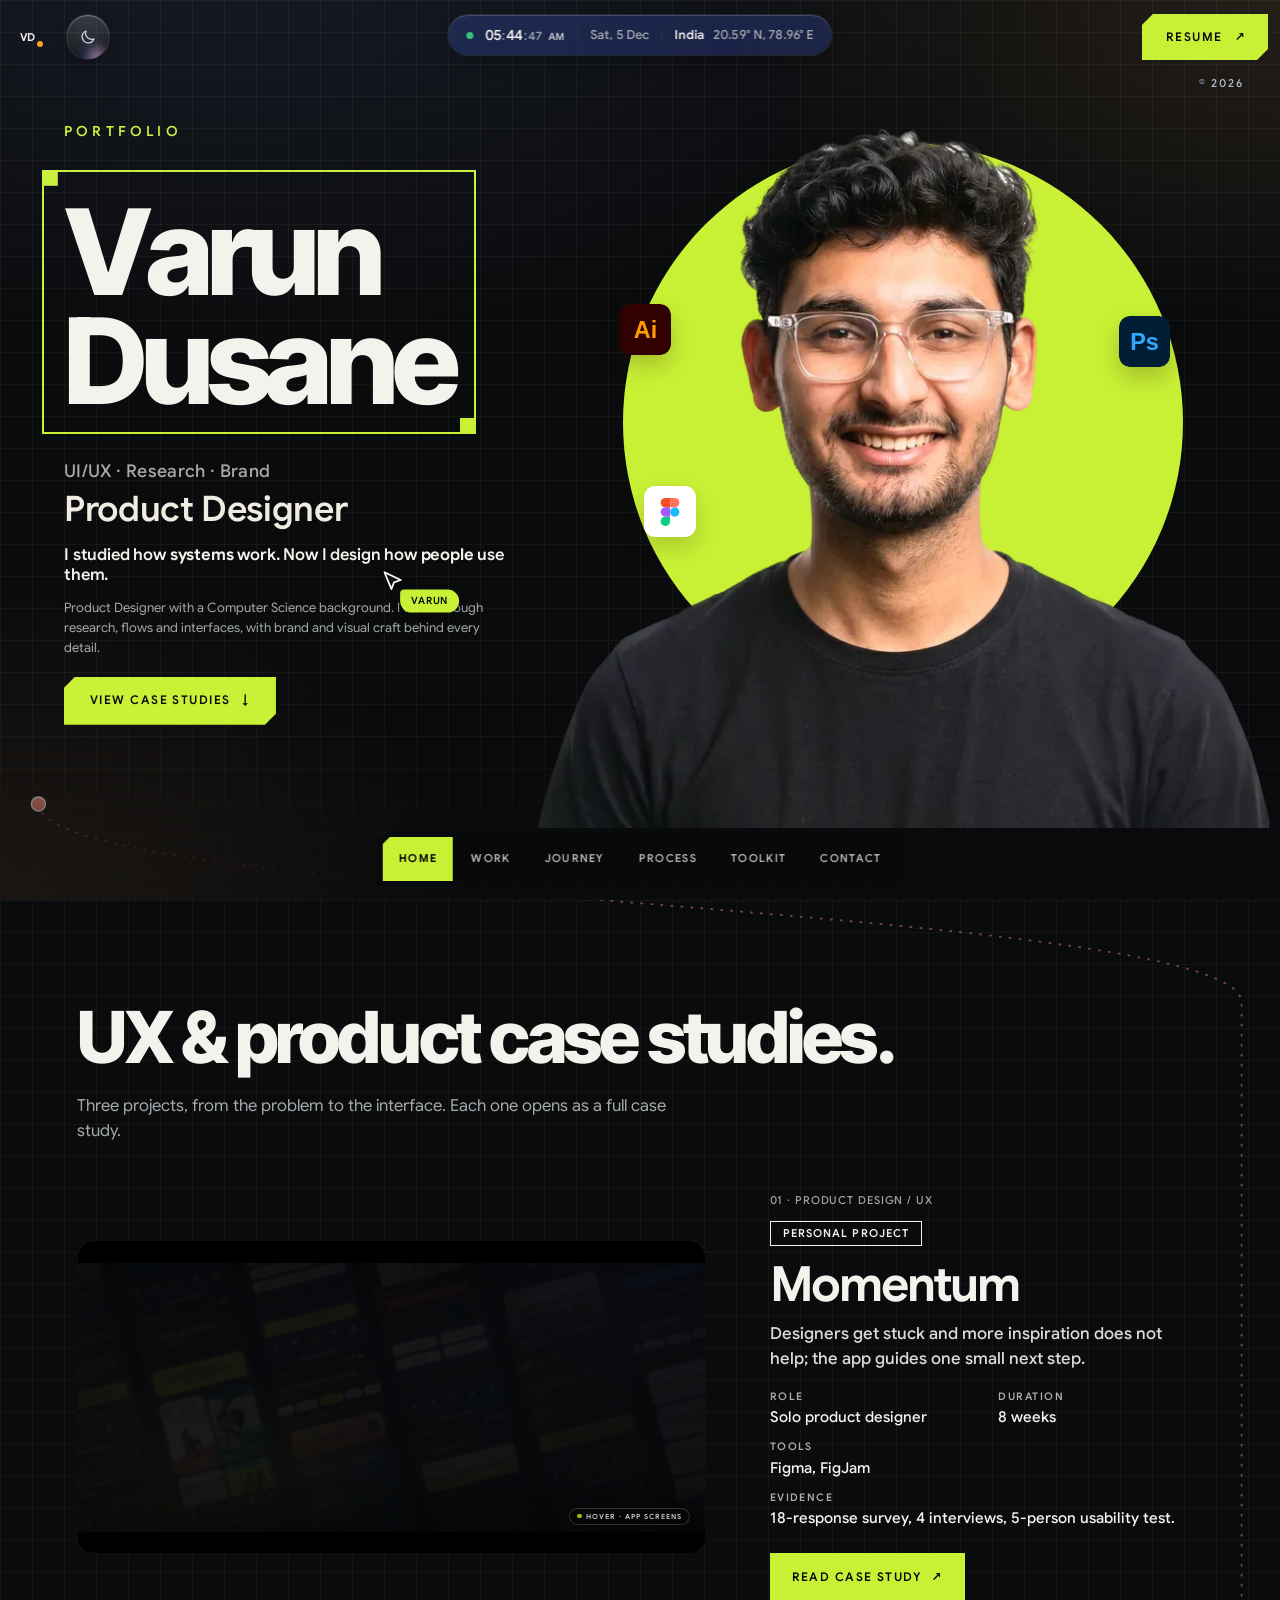
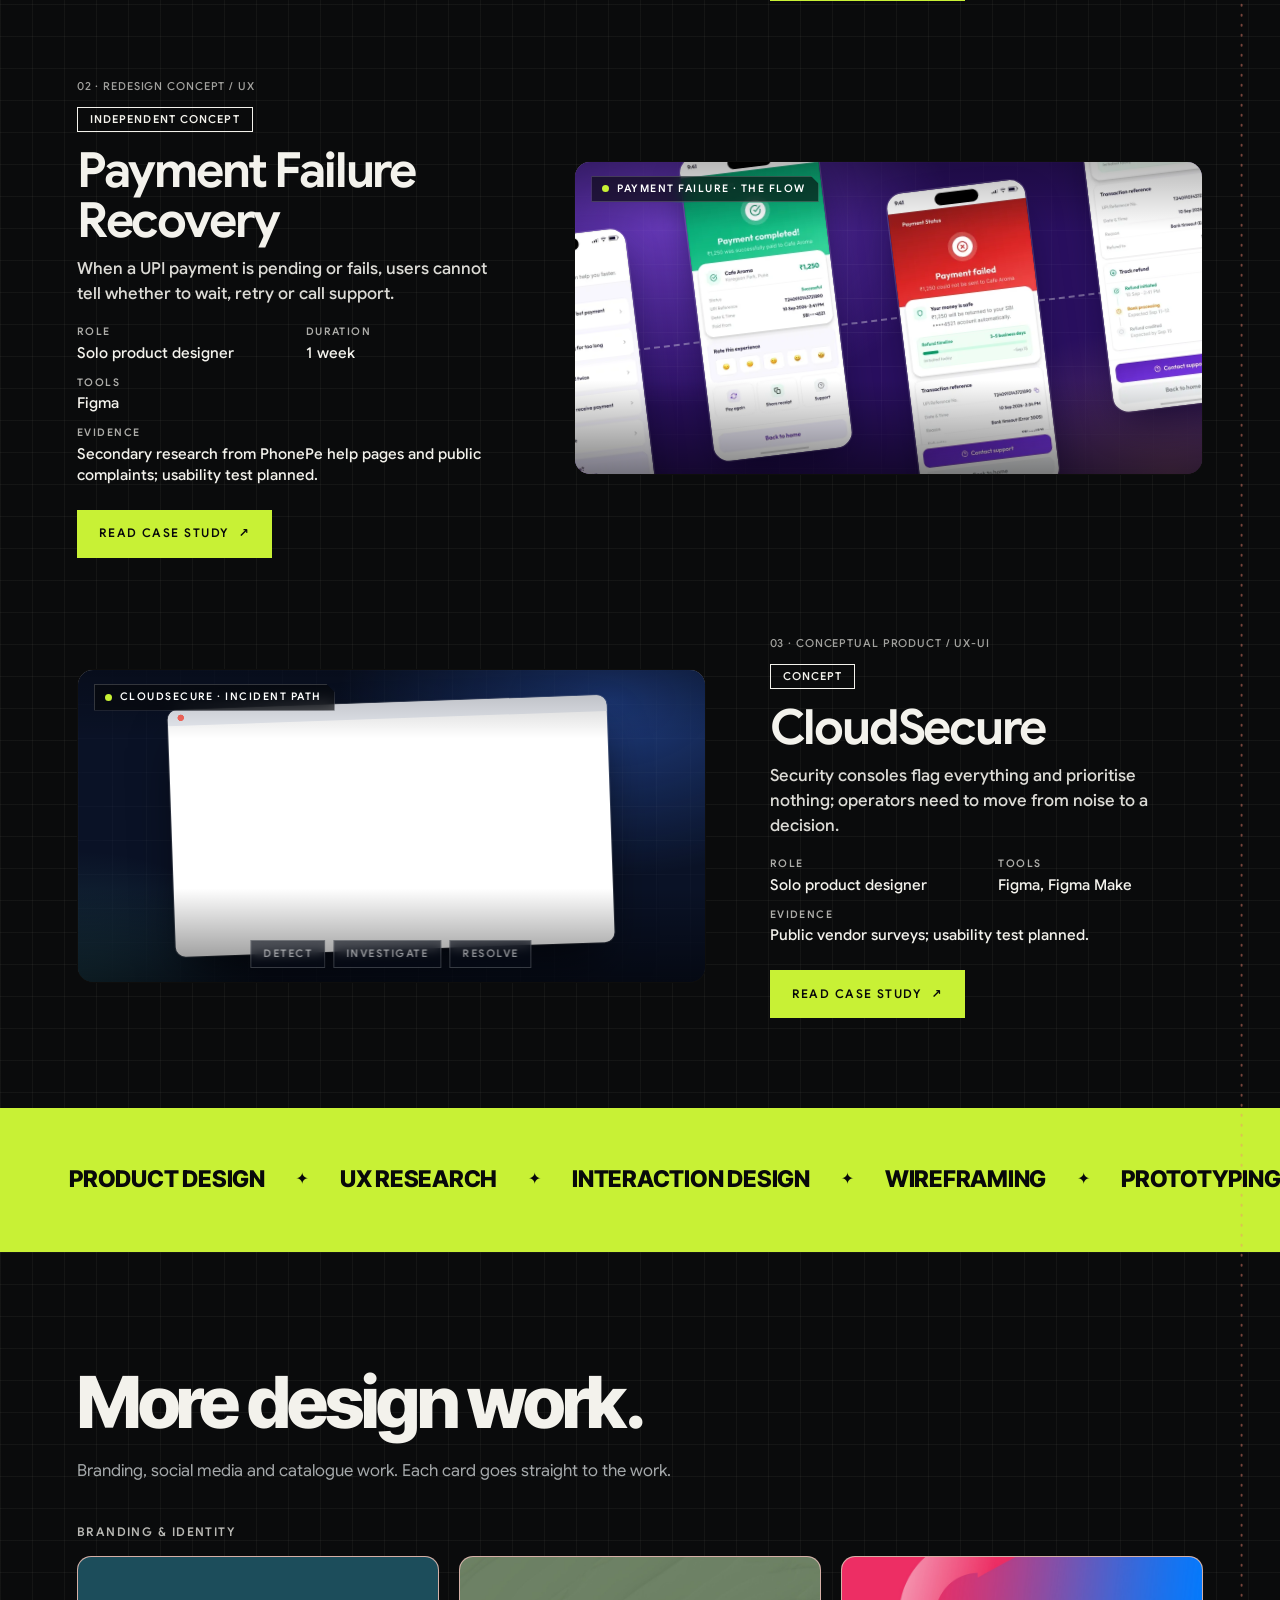
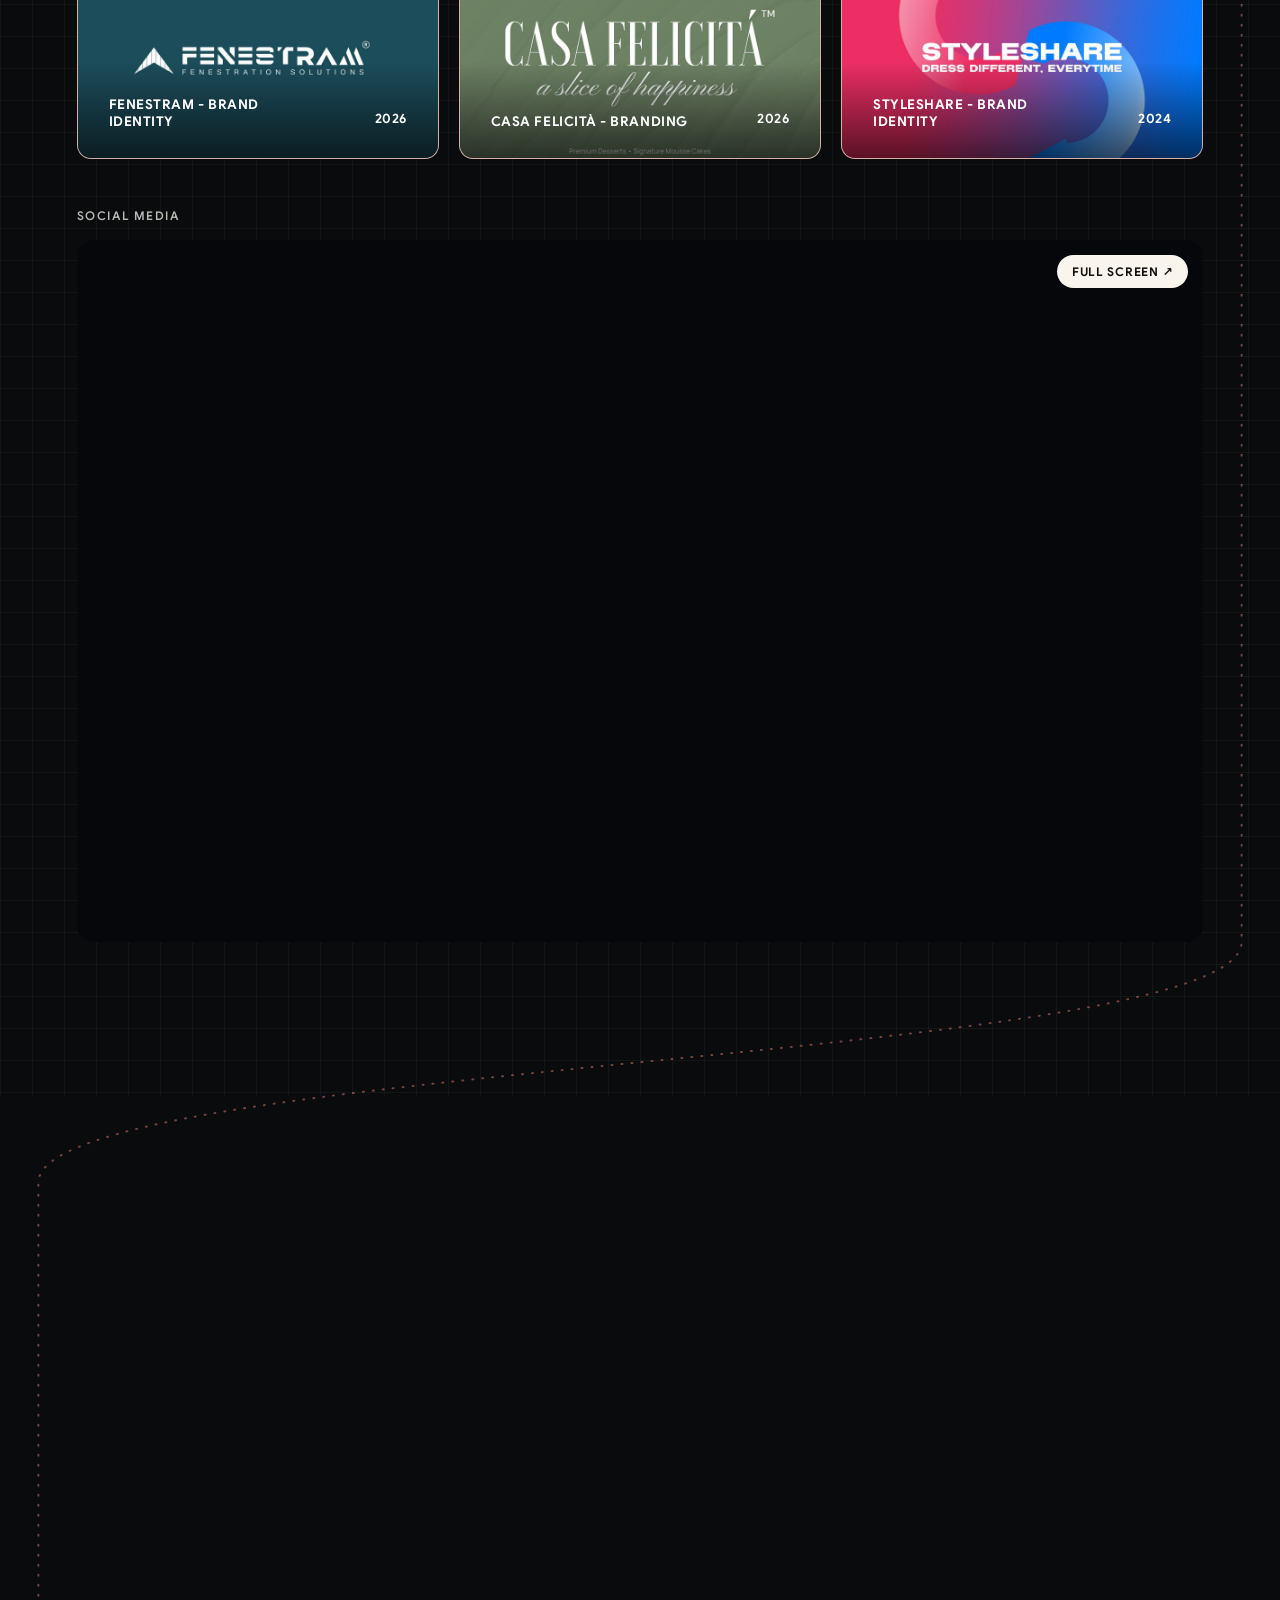
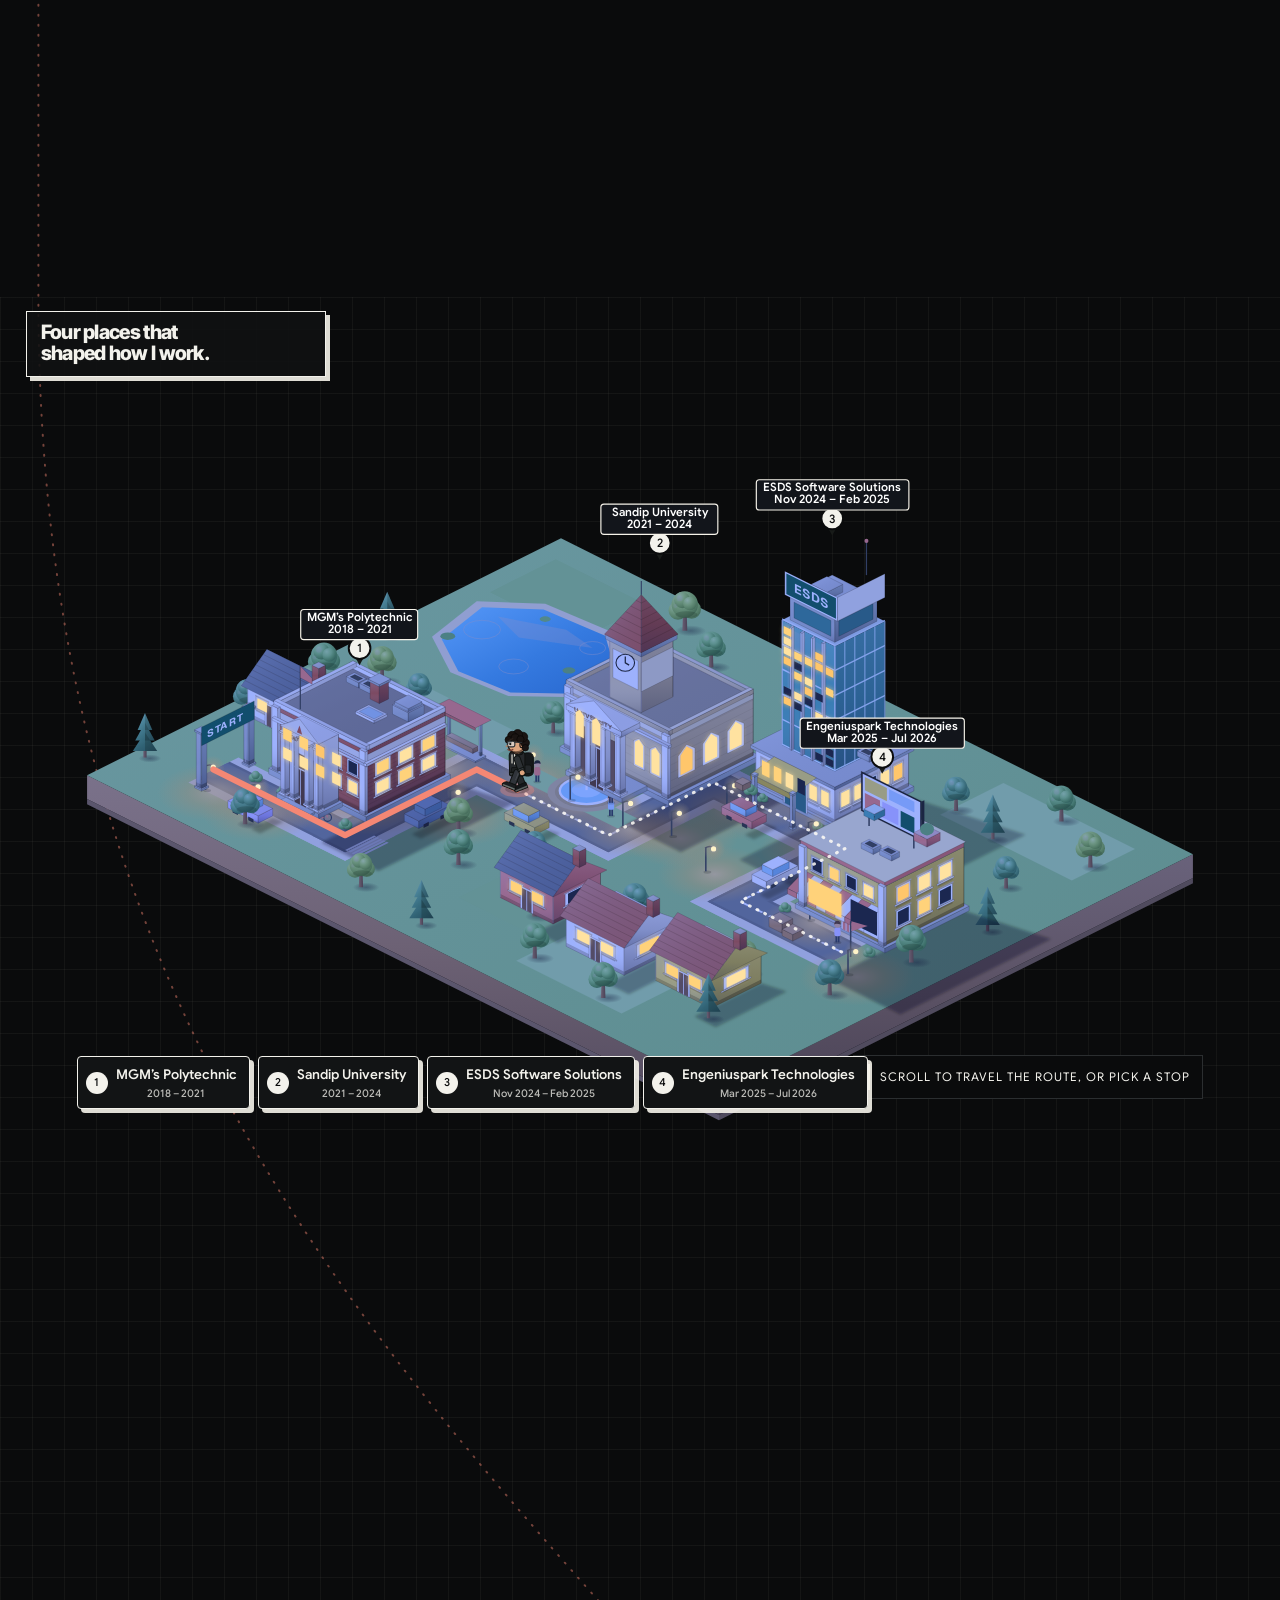
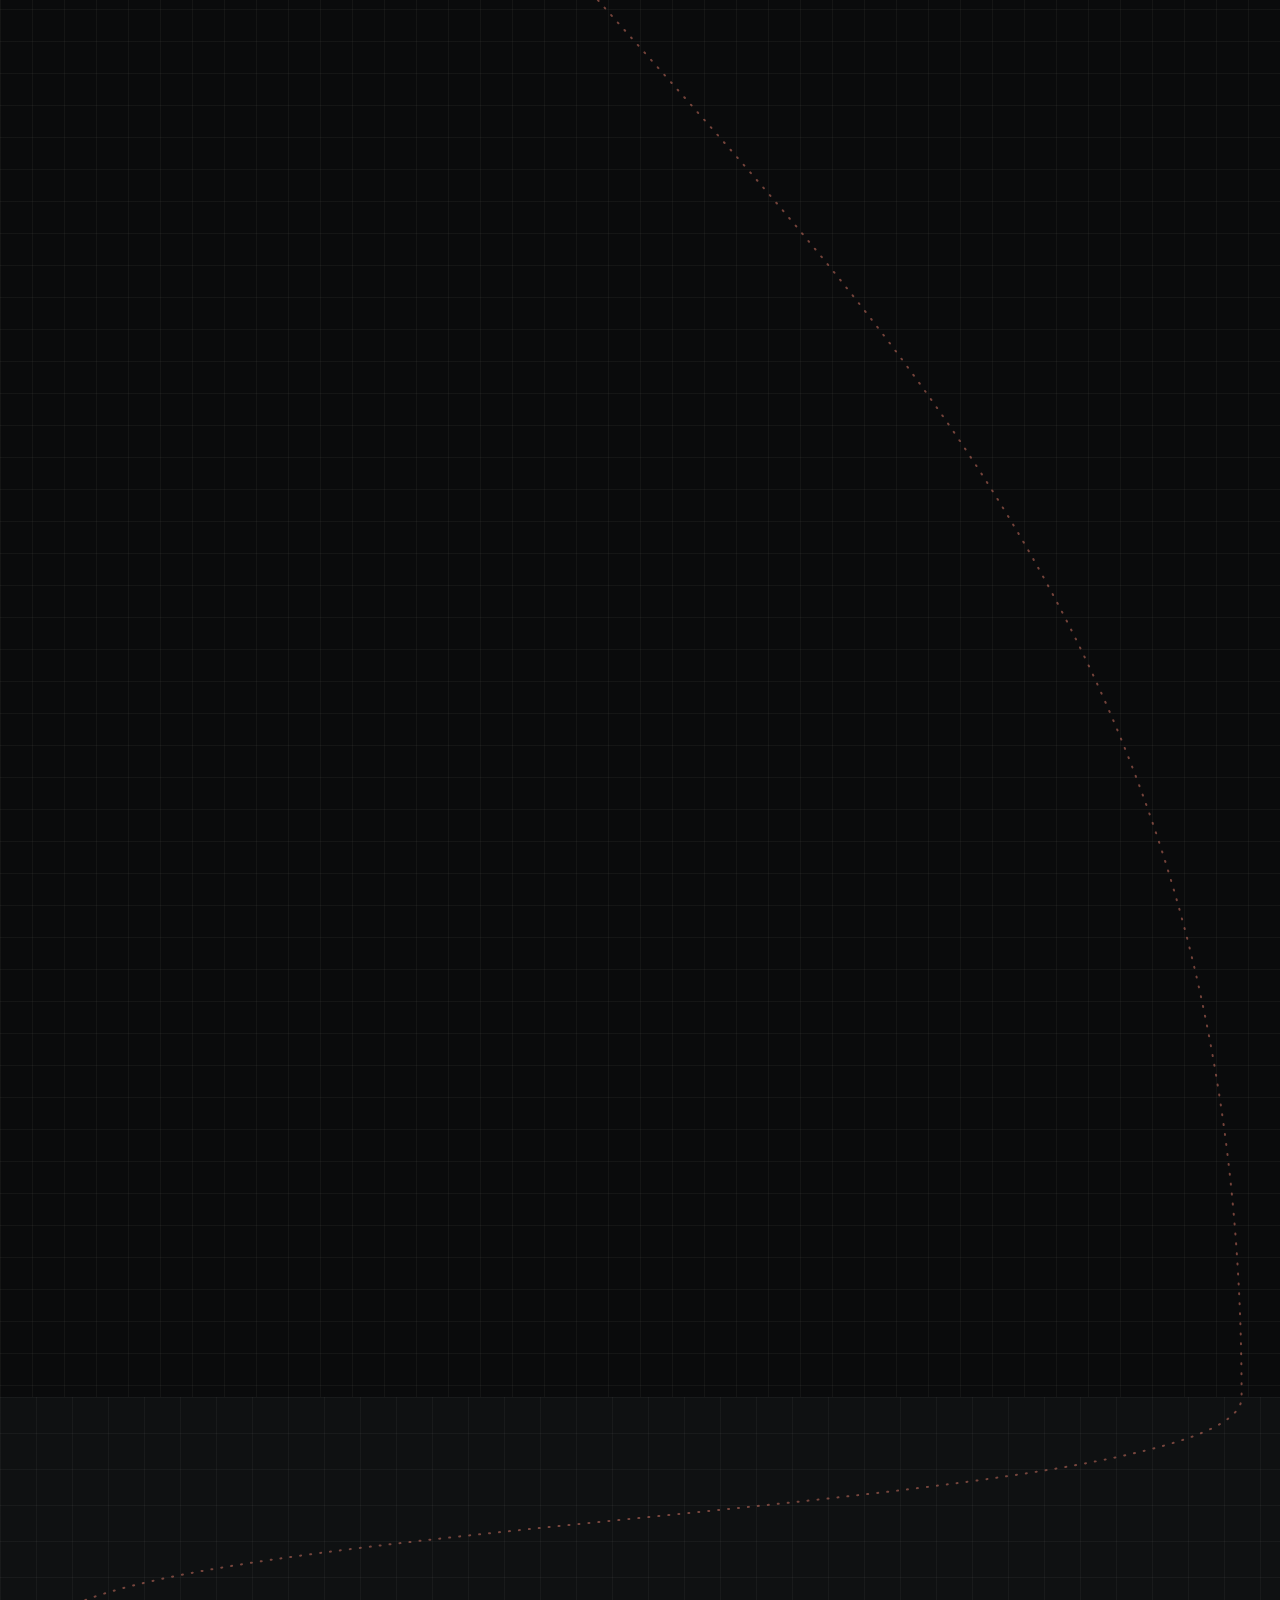
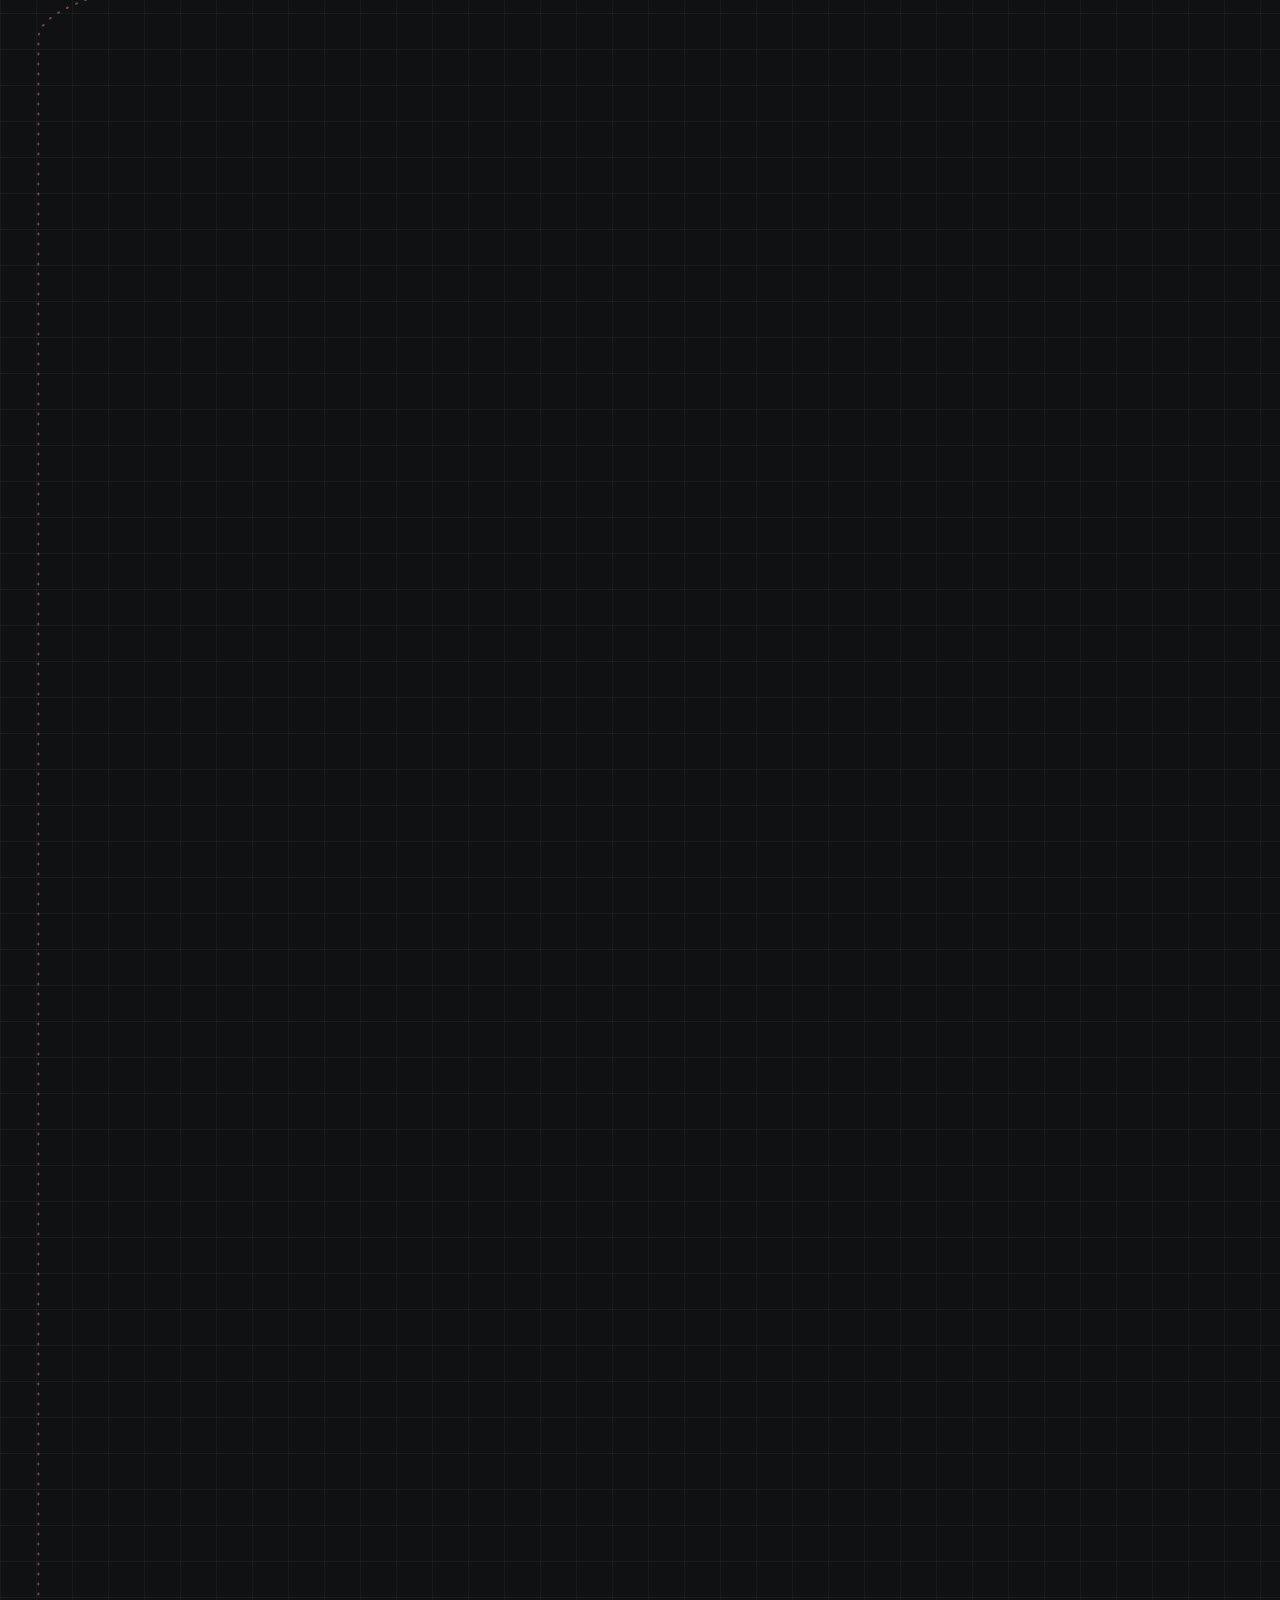
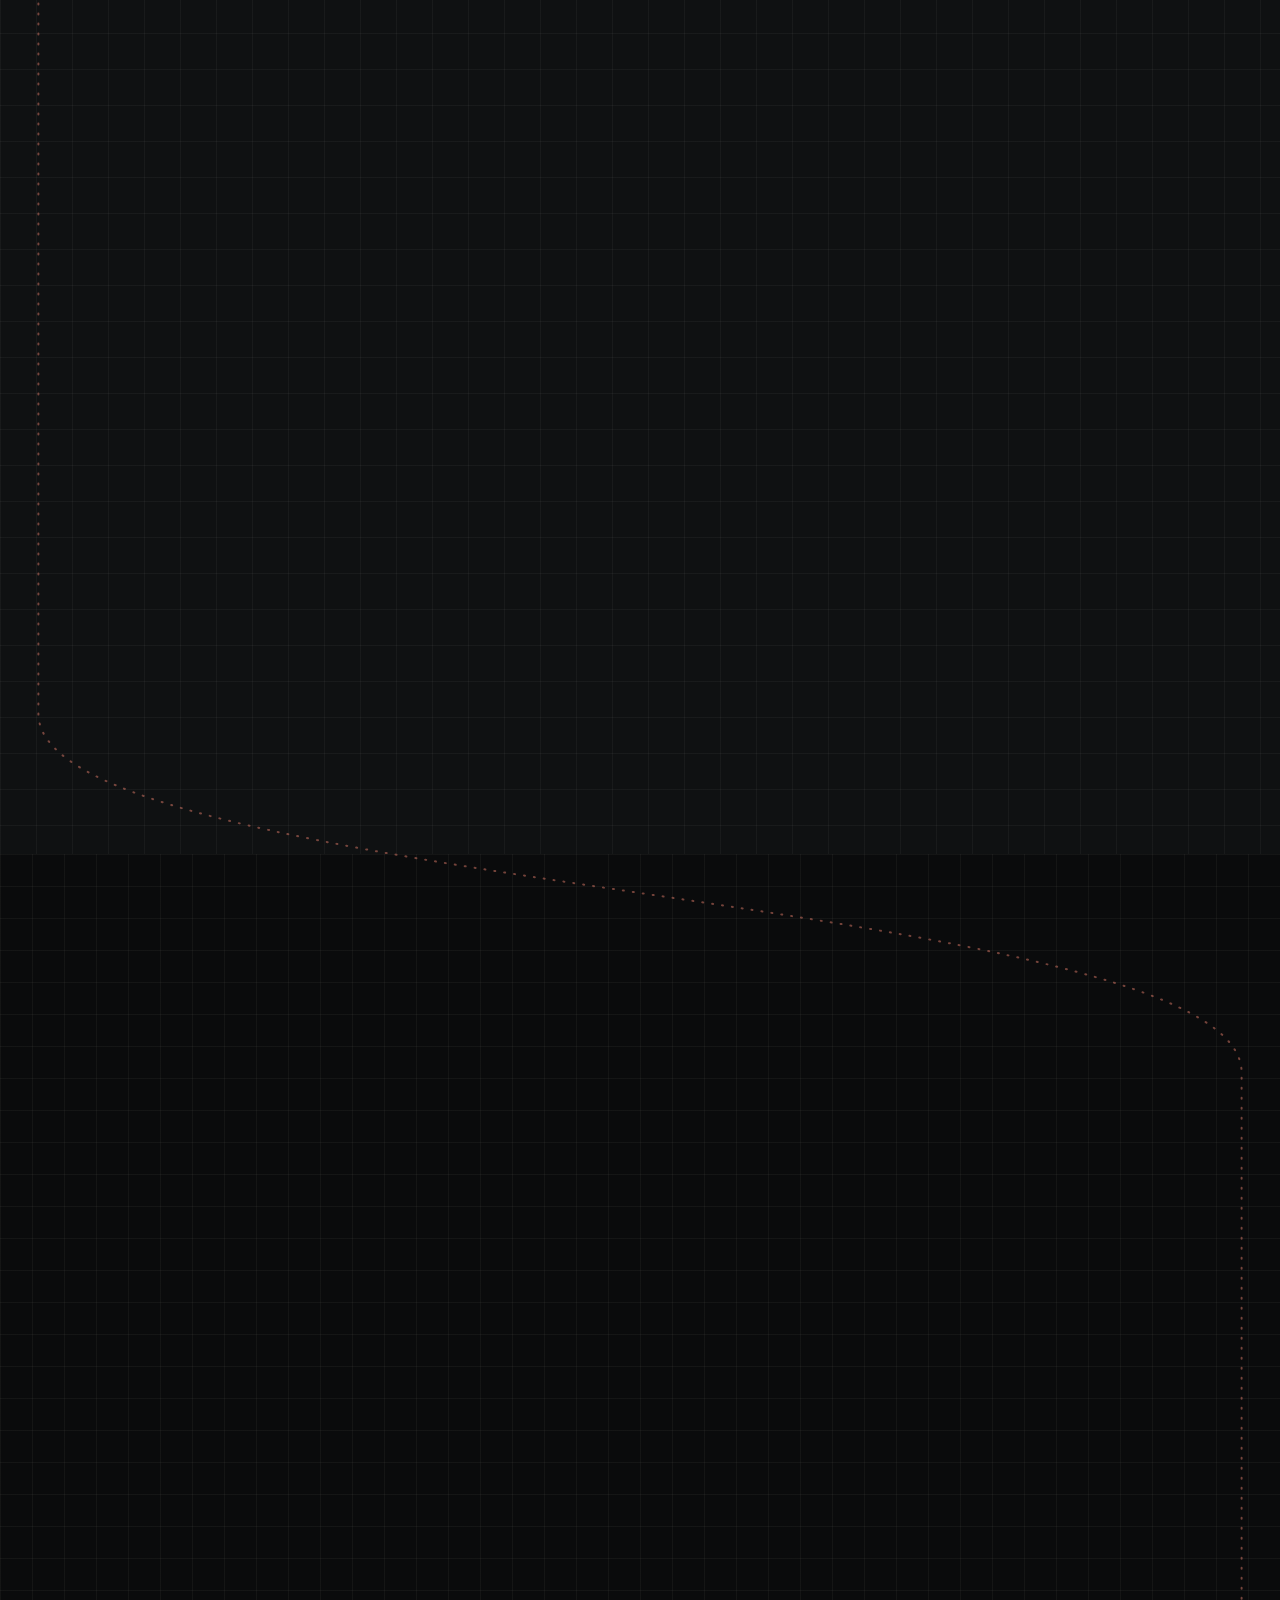
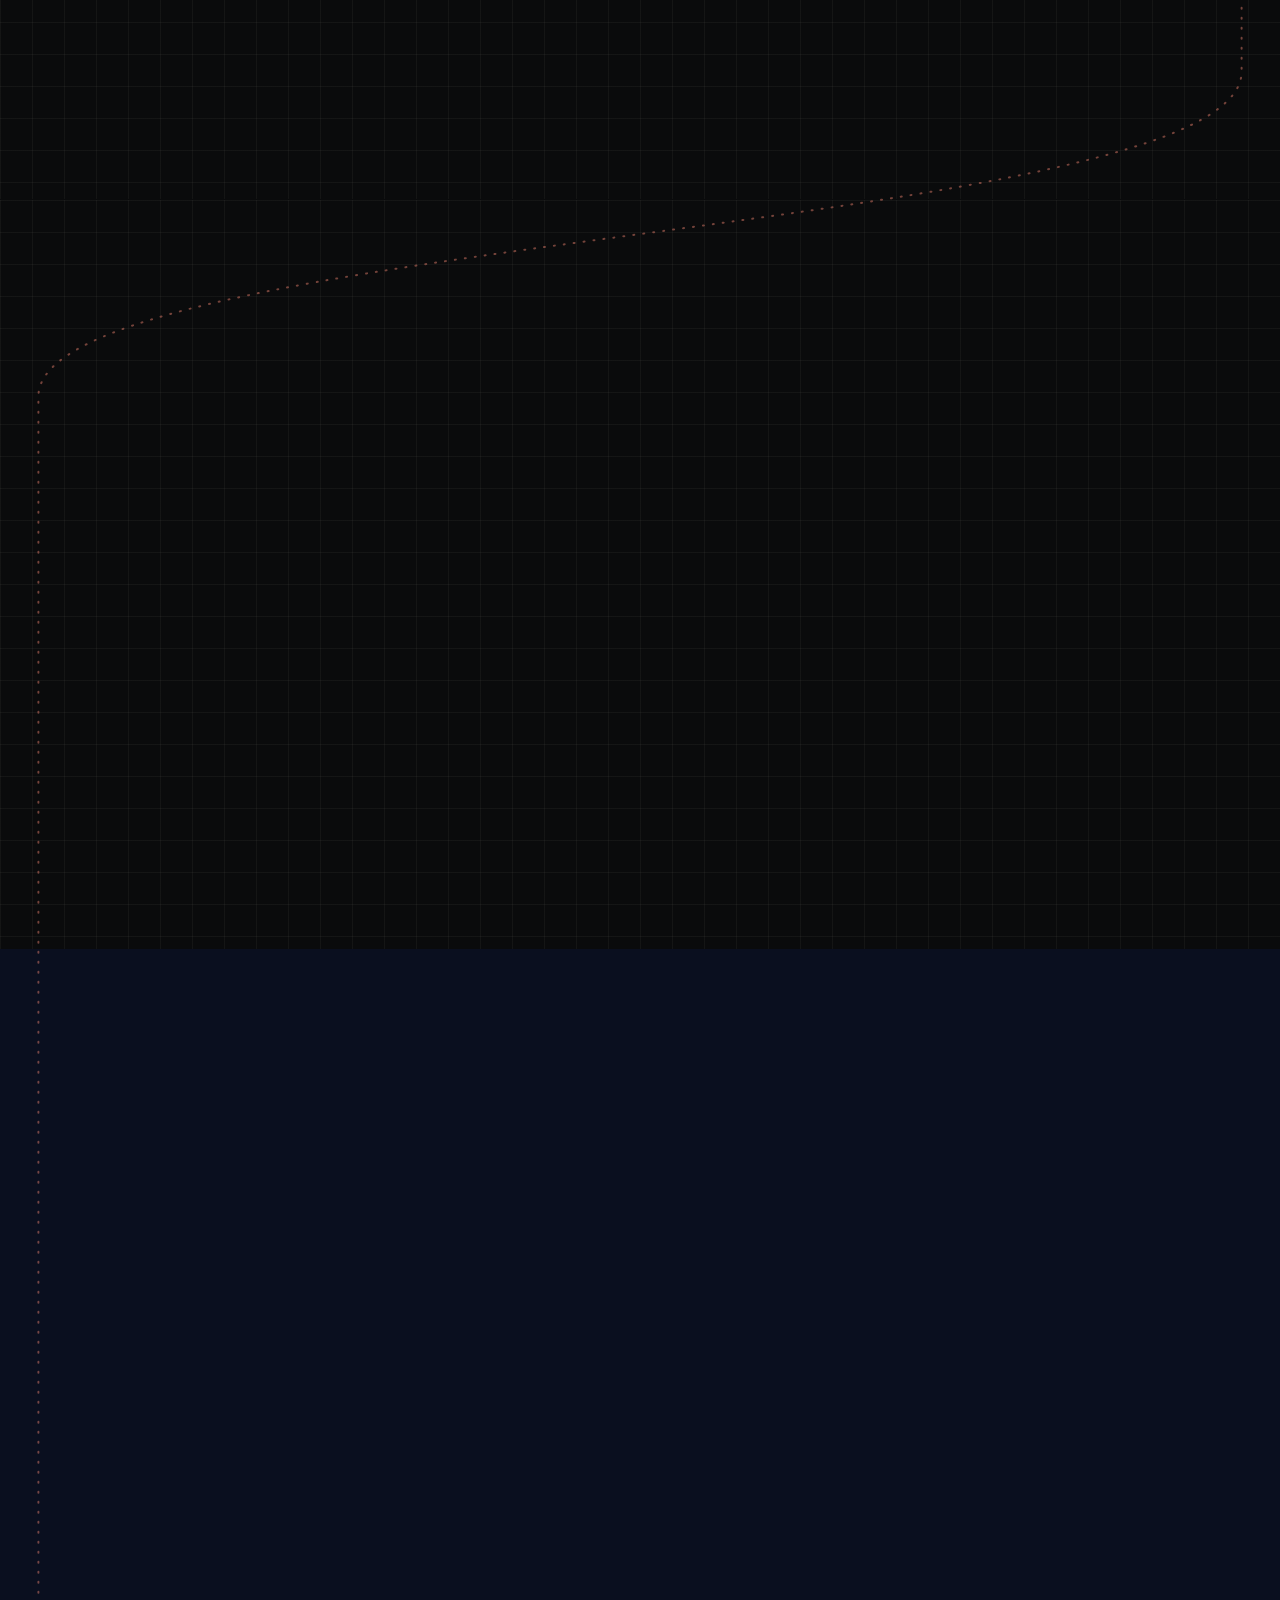
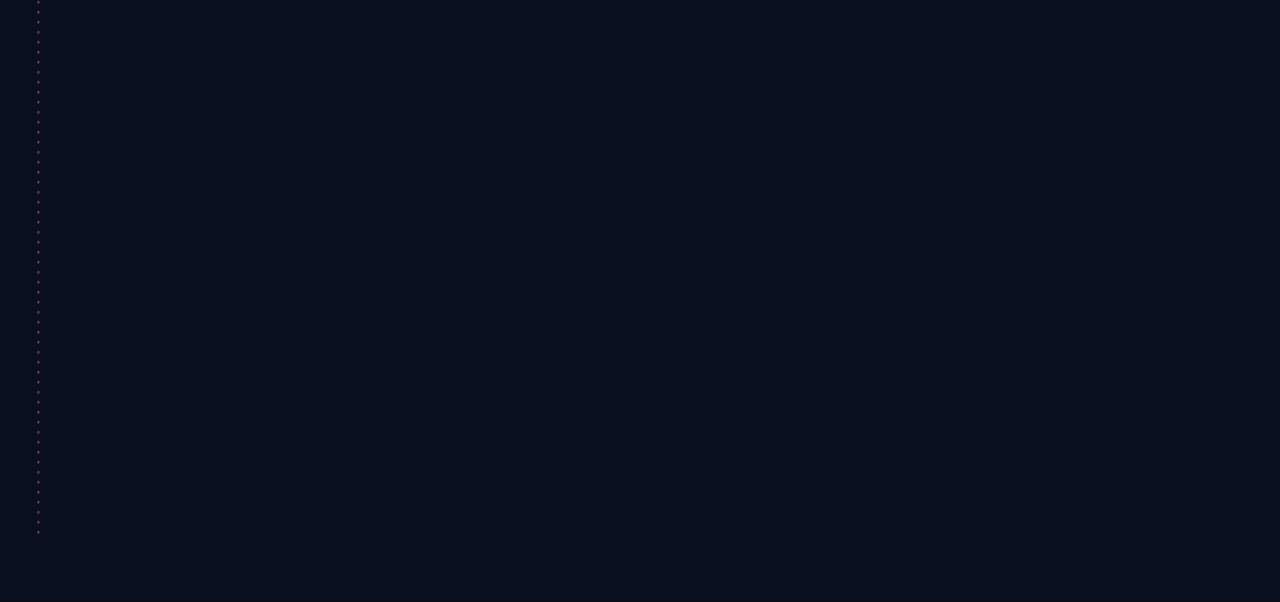
<file: index.html>
<!doctype html><html lang="en"><head><meta charset=utf8><meta name=viewport content="width=device-width,initial-scale=1,viewport-fit=cover"><style>:root{color-scheme:light;box-sizing:border-box;padding-top:env(safe-area-inset-top,0px);padding-bottom:env(safe-area-inset-bottom,0px)}html{scroll-padding-top:env(safe-area-inset-top,0px)}body{margin:0;padding:0;font:14px -apple-system,BlinkMacSystemFont,sans-serif;background:#fff;color:#000}img{max-width:100%}[hidden]:not([hidden=until-found i]){display:none!important}</style><!--headx-->
<meta name="claude:viewport-fit-sides" content="cover">
<title>Varun Dusane | Product Designer (UI/UX)</title>
<meta name="description" content="Varun Dusane is a Product Designer (UI/UX) with a Computer Science background. Three case studies, plus brand, social and packaging work.">
<link rel="canonical" href="https://varundsnportfolio.vercel.app/">
<link rel="icon" href="img/favicon.svg" type="image/svg+xml"><link rel="icon" href="img/favicon.png" sizes="64x64" type="image/png"><link rel="apple-touch-icon" href="img/apple-touch-icon.png">
<meta name="theme-color" content="#08090A">
<meta property="og:type" content="website"><meta property="og:site_name" content="Varun Dusane"><meta property="og:title" content="Varun Dusane | Product Designer (UI/UX)">
<meta property="og:description" content="Product Designer with a Computer Science background. Research, flows and interfaces, with brand and visual craft behind it.">
<meta property="og:url" content="https://varundsnportfolio.vercel.app/"><meta property="og:image" content="https://varundsnportfolio.vercel.app/img/og.jpg"><meta property="og:image:width" content="1200"><meta property="og:image:height" content="630"><meta property="og:image:alt" content="Portrait of Varun Dusane with the text Varun Dusane, Product Designer">
<meta name="twitter:card" content="summary_large_image"><meta name="twitter:title" content="Varun Dusane | Product Designer (UI/UX)">
<meta name="twitter:description" content="Product Designer with a Computer Science background. Research, flows and interfaces, with brand and visual craft behind it.">
<meta name="twitter:image" content="https://varundsnportfolio.vercel.app/img/og.jpg">
<script type="application/ld+json">{"@context":"https://schema.org","@type":"Person","name":"Varun Dusane","jobTitle":"Product Designer","url":"https://varundsnportfolio.vercel.app/","image":"https://varundsnportfolio.vercel.app/img/og.jpg","sameAs":["https://www.linkedin.com/in/varundusane/","https://www.behance.net/varundusane"]}</script>
<link rel="preconnect" href="https://fonts.googleapis.com">
<link rel="preconnect" href="https://fonts.gstatic.com" crossorigin>
<link rel="stylesheet" media="print" onload="this.media='all'" href="https://fonts.googleapis.com/css2?family=Bricolage+Grotesque:opsz,wght@12..96,500;12..96,600;12..96,700;12..96,800&family=Anton&family=Instrument+Sans:wght@400;500;600&family=JetBrains+Mono:wght@400;500&family=Geist:wght@400;500;600;700;800&family=Geist+Mono:wght@400;500&family=Caveat:wght@500;600;700&display=swap">
<noscript><link rel="stylesheet" href="https://fonts.googleapis.com/css2?family=Caveat:wght@500;600;700&family=Geist:wght@400;500;600;700;800&display=swap"></noscript>
<link rel="preload" href="fonts/bricolage-var.woff2" as="font" type="font/woff2" crossorigin>
<link rel="preload" href="fonts/antonio-400.woff2" as="font" type="font/woff2" crossorigin>
<link rel="preload" href="fonts/googlesans-400.woff2" as="font" type="font/woff2" crossorigin>
<link rel="preload" href="fonts/googlesans-600.woff2" as="font" type="font/woff2" crossorigin>
<link rel="preload" as="image" href="img/varun2-720.webp" imagesrcset="img/varun2-720.webp 720w, img/varun2.webp 1000w" imagesizes="(max-width:820px) 92vw, 42vw" fetchpriority="high">
<link rel="stylesheet" href="style.css"><!--/headx--></head><body>
<script>try{var __sk=false;try{__sk=sessionStorage.getItem("vd-intro-skip")==="1"}catch(e){}if(!__sk&&!matchMedia("(prefers-reduced-motion: reduce)").matches){document.documentElement.classList.add("hf-pre","hf-lock")}}catch(e){}</script>
<script>try{var __d=new Date(),__h=__d.getHours()+__d.getMinutes()/60,__t=(__h>=18.5||__h<6)?'dark':'light',__o=sessionStorage.getItem('vd-theme-o');if(__o==='dark'||__o==='light')__t=__o;document.documentElement.setAttribute('data-theme',__t)}catch(e){document.documentElement.setAttribute('data-theme','light')}</script>
<svg width="0" height="0" style="position:absolute" aria-hidden="true" focusable="false">
<defs>
<marker id="ah" viewBox="0 0 10 10" refX="8" refY="5" markerWidth="7" markerHeight="7" orient="auto-start-reverse"><path d="M1 1L9 5L1 9" fill="none" stroke="context-stroke" stroke-width="1.6" stroke-linecap="round" stroke-linejoin="round"/></marker>
</defs>
</svg>

<a class="sr skip" href="#work">Skip to content</a>
<div class="hf-load" id="hfLoad" aria-hidden="true"><div class="hf-lc"><b id="hfN">000</b><span>( Loading portfolio )</span><i class="hf-lb"><u id="hfB"></u></i></div><button type="button" class="hf-skip" id="hfSkip">Skip intro ↗</button></div><header class="top">
  <div class="chip"><a class="brand" href="#home" aria-label="Varun Dusane, back to top"><span class="mono" aria-hidden="true">VD<i></i></span></a><button type="button" class="tbtn" id="themeBtn" aria-label="Switch to night mode" aria-pressed="false" title="Switch between day and night"><svg class="i-sun" viewBox="0 0 24 24" aria-hidden="true" fill="none" stroke="currentColor" stroke-width="1.7" stroke-linecap="round"><circle cx="12" cy="12" r="4"/><path d="M12 3v1.8M12 19.2V21M3 12h1.8M19.2 12H21M5.6 5.6l1.3 1.3M17.1 17.1l1.3 1.3M18.4 5.6l-1.3 1.3M6.9 17.1l-1.3 1.3"/></svg><svg class="i-moon" viewBox="0 0 24 24" aria-hidden="true" fill="none" stroke="currentColor" stroke-width="1.7" stroke-linecap="round" stroke-linejoin="round"><path d="M20 14.6A8.2 8.2 0 0 1 9.4 4 8.2 8.2 0 1 0 20 14.6z"/></svg><span class="tq"><span class="tq-d">Day</span><span class="tq-n">Night</span></span></button></div>
  <div class="hdr-r">
    <a class="btn" id="resumeTop" data-resume href="https://drive.google.com/file/d/11WSQ_P1OwU787ir3UOTkGGj14YtUUI-9/view?usp=sharing" target="_blank" rel="noopener">Resume <span aria-hidden="true">↗</span></a>
  </div>
</header>
<nav class="dock" aria-label="Main sections">
  <a href="#home" data-nav="home" aria-current="true">Home</a>
  <a href="#work" data-nav="work">Work</a>
  <a href="#story" data-nav="journey">Journey</a>
  <a href="#process" data-nav="process">Process</a>
  <a href="#toolkit" data-nav="toolkit">Toolkit</a>
  <a href="#contact" data-nav="contact">Contact</a>
</nav>

<div class="nfx" aria-hidden="true"></div>
<main class="page" id="page">
<svg id="route" aria-hidden="true"><path class="ghost" id="rg"/><path class="draw" id="rd"/><circle class="head" id="rh" r="7" cx="-50" cy="-50"/></svg>

<!-- 01 HERO -->
<section id="home" class="hero gh" data-sec="home">
  <div class="nstars" aria-hidden="true"><i style="left:60%;top:77%;animation-delay:-3.1s;opacity:0.89"></i><i style="left:60%;top:71%;animation-delay:-3.1s;opacity:0.59"></i><i style="left:68%;top:66%;animation-delay:-2.3s;opacity:0.90"></i><i style="left:15%;top:63%;animation-delay:-1.1s;opacity:0.55"></i><i style="left:91%;top:87%;animation-delay:-0.2s;opacity:0.99"></i><i style="left:60%;top:89%;animation-delay:-2.7s;opacity:0.83"></i><i style="left:82%;top:7%;animation-delay:-3.0s;opacity:0.53"></i><i style="left:7%;top:30%;animation-delay:-3.2s;opacity:0.80"></i><i style="left:62%;top:47%;animation-delay:-1.6s;opacity:0.92"></i><i style="left:69%;top:35%;animation-delay:-2.3s;opacity:0.75"></i><i style="left:87%;top:16%;animation-delay:-1.6s;opacity:0.64"></i><i style="left:73%;top:16%;animation-delay:-2.5s;opacity:0.66"></i><i style="left:32%;top:71%;animation-delay:-1.0s;opacity:0.54"></i><i style="left:16%;top:57%;animation-delay:-0.4s;opacity:0.65"></i><i style="left:11%;top:8%;animation-delay:-3.1s;opacity:0.50"></i><i style="left:29%;top:12%;animation-delay:-1.7s;opacity:0.99"></i><i style="left:53%;top:59%;animation-delay:-0.3s;opacity:0.81"></i><i style="left:89%;top:40%;animation-delay:-1.2s;opacity:0.66"></i><i style="left:4%;top:58%;animation-delay:-2.7s;opacity:0.56"></i><i style="left:34%;top:18%;animation-delay:-0.0s;opacity:0.73"></i><i style="left:65%;top:28%;animation-delay:-2.5s;opacity:0.59"></i><i style="left:68%;top:30%;animation-delay:-3.5s;opacity:0.88"></i><i style="left:56%;top:88%;animation-delay:-1.4s;opacity:0.70"></i><i style="left:30%;top:6%;animation-delay:-1.0s;opacity:0.99"></i><i style="left:78%;top:44%;animation-delay:-3.6s;opacity:0.51"></i><i style="left:26%;top:56%;animation-delay:-3.6s;opacity:0.80"></i></div><div class="nl" aria-hidden="true"><svg viewBox="0 0 1440 90" preserveAspectRatio="xMidYMin slice"><path d="M-20 10Q120 56 260 12M260 12Q400 58 540 12M540 12Q680 58 820 12M820 12Q960 58 1100 12M1100 12Q1240 58 1380 12M1380 12Q1450 40 1480 12" fill="none" stroke="#05080F" stroke-width="1.3" opacity=".8"/><g class="fl" style="animation-delay:2.99s"><circle cx="30.4" cy="28.6" r="9" fill="#FFC670" opacity=".38"/><circle cx="30.4" cy="28.6" r="3.1" fill="#FFE9B8"/></g><g class="fl" style="animation-delay:2.58s"><circle cx="120.0" cy="38.5" r="9" fill="#FFC670" opacity=".38"/><circle cx="120.0" cy="38.5" r="3.1" fill="#FFE9B8"/></g><g class="fl" style="animation-delay:2.17s"><circle cx="209.6" cy="29.9" r="9" fill="#FFC670" opacity=".38"/><circle cx="209.6" cy="29.9" r="3.1" fill="#FFE9B8"/></g><g class="fl" style="animation-delay:1.76s"><circle cx="310.4" cy="30.6" r="9" fill="#FFC670" opacity=".38"/><circle cx="310.4" cy="30.6" r="3.1" fill="#FFE9B8"/></g><g class="fl" style="animation-delay:1.35s"><circle cx="400.0" cy="40.0" r="9" fill="#FFC670" opacity=".38"/><circle cx="400.0" cy="40.0" r="3.1" fill="#FFE9B8"/></g><g class="fl" style="animation-delay:0.94s"><circle cx="489.6" cy="30.6" r="9" fill="#FFC670" opacity=".38"/><circle cx="489.6" cy="30.6" r="3.1" fill="#FFE9B8"/></g><g class="fl" style="animation-delay:0.53s"><circle cx="590.4" cy="30.6" r="9" fill="#FFC670" opacity=".38"/><circle cx="590.4" cy="30.6" r="3.1" fill="#FFE9B8"/></g><g class="fl" style="animation-delay:0.12s"><circle cx="680.0" cy="40.0" r="9" fill="#FFC670" opacity=".38"/><circle cx="680.0" cy="40.0" r="3.1" fill="#FFE9B8"/></g><g class="fl" style="animation-delay:3.11s"><circle cx="769.6" cy="30.6" r="9" fill="#FFC670" opacity=".38"/><circle cx="769.6" cy="30.6" r="3.1" fill="#FFE9B8"/></g><g class="fl" style="animation-delay:2.70s"><circle cx="870.4" cy="30.6" r="9" fill="#FFC670" opacity=".38"/><circle cx="870.4" cy="30.6" r="3.1" fill="#FFE9B8"/></g><g class="fl" style="animation-delay:2.29s"><circle cx="960.0" cy="40.0" r="9" fill="#FFC670" opacity=".38"/><circle cx="960.0" cy="40.0" r="3.1" fill="#FFE9B8"/></g><g class="fl" style="animation-delay:1.88s"><circle cx="1049.6" cy="30.6" r="9" fill="#FFC670" opacity=".38"/><circle cx="1049.6" cy="30.6" r="3.1" fill="#FFE9B8"/></g><g class="fl" style="animation-delay:1.47s"><circle cx="1150.4" cy="30.6" r="9" fill="#FFC670" opacity=".38"/><circle cx="1150.4" cy="30.6" r="3.1" fill="#FFE9B8"/></g><g class="fl" style="animation-delay:1.06s"><circle cx="1240.0" cy="40.0" r="9" fill="#FFC670" opacity=".38"/><circle cx="1240.0" cy="40.0" r="3.1" fill="#FFE9B8"/></g><g class="fl" style="animation-delay:0.65s"><circle cx="1329.6" cy="30.6" r="9" fill="#FFC670" opacity=".38"/><circle cx="1329.6" cy="30.6" r="3.1" fill="#FFE9B8"/></g><g class="fl" style="animation-delay:0.24s"><circle cx="1403.9" cy="25.3" r="9" fill="#FFC670" opacity=".38"/><circle cx="1403.9" cy="25.3" r="3.1" fill="#FFE9B8"/></g><g class="fl" style="animation-delay:3.23s"><circle cx="1440.0" cy="31.0" r="9" fill="#FFC670" opacity=".38"/><circle cx="1440.0" cy="31.0" r="3.1" fill="#FFE9B8"/></g><g class="fl" style="animation-delay:2.82s"><circle cx="1467.9" cy="25.3" r="9" fill="#FFC670" opacity=".38"/><circle cx="1467.9" cy="25.3" r="3.1" fill="#FFE9B8"/></g></svg></div><div class="wrap h2w">
    <div class="h2c" id="h2c">
      <div class="h2glow" aria-hidden="true"></div>
      <svg class="h2ln" viewBox="0 0 1280 575" preserveAspectRatio="xMidYMid slice" aria-hidden="true" fill="none" stroke="currentColor" stroke-width="1"><path d="M700 150 H985 L1015 180 H1240 V330"/><path d="M830 575 V480 L870 440 H1240"/><path d="M640 330 H700 L730 360 H760"/><rect x="1234" y="324" width="12" height="12" fill="currentColor" stroke="none"/><rect x="1234" y="434" width="12" height="12" fill="currentColor" stroke="none"/><circle cx="640" cy="330" r="5"/></svg>
      <p class="h2v" id="heroEyebrow">Product Design · Portfolio</p>
      <p class="h2y" aria-hidden="true">© 2026</p>
      <h1 class="h2t"><span class="hf-hello">Hello, I’m </span><span class="h2name"><span class="sr-name" style="position:absolute;width:1px;height:1px;overflow:hidden;clip:rect(0 0 0 0)">Varun Dusane</span><span aria-hidden="true"><span class="hfw"><span class="hfl" style="--i:0">V</span><span class="hfl" style="--i:1">a</span><span class="hfl" style="--i:2">r</span><span class="hfl" style="--i:3">u</span><span class="hfl" style="--i:4">n</span></span><span class="hfw"><span class="hfl" style="--i:6">D</span><span class="hfl" style="--i:7">u</span><span class="hfl" style="--i:8">s</span><span class="hfl" style="--i:9">a</span><span class="hfl" style="--i:10">n</span><span class="hfl" style="--i:11">e</span></span></span></span></h1>
      <p class="h2sub">UI/UX · Research · Brand</p><p class="h2role">Product Designer</p><div class="h2s"><p class="h2q">I studied how <span class="o">systems</span> work. Now I design how <span class="y">people</span> use them.</p><p class="h2l" id="heroPara">Product Designer with a Computer Science background. I work through research, flows and interfaces, with brand and visual craft behind every detail.</p></div>
      <div class="hf-stage"><span class="hf-disc" id="hfDisc" aria-hidden="true"></span><span class="hf-ring" aria-hidden="true"></span><span class="hf-s plus" aria-hidden="true"></span><span class="hf-s dot" aria-hidden="true"></span><span class="hf-s half" aria-hidden="true"></span><span class="hf-s sq" aria-hidden="true"></span><span class="hf-s bars" aria-hidden="true"></span><img class="h2p" src="img/varun2-720.webp" srcset="img/varun2-720.webp 720w, img/varun2.webp 1000w" sizes="(max-width:820px) 92vw, 42vw" alt="Portrait of Varun Dusane" width="1000" height="959" fetchpriority="high" decoding="async"></div>
      <div class="hf-ctas"><a class="btn hf-cta" id="ctaPrimary" href="#work">View case studies <span aria-hidden="true">↓</span></a></div><aside class="vclock" id="vclock" data-mode="day" aria-label="Local time and location"><span class="vc-live" aria-hidden="true"></span><span class="vc-time" aria-live="off"><span id="vcH">--</span><i>:</i><span id="vcM">--</span><i>:</i><small id="vcS">--</small><em id="vcAp">--</em></span><span class="vc-sep" aria-hidden="true"></span><span class="vc-date" id="vcDate">&nbsp;</span><span class="vc-sep vc-x" aria-hidden="true"></span><span class="vc-loc vc-x"><b>India</b> 20.59° N, 78.96° E</span></aside>
      <span class="h2i i1"><svg viewBox="0 0 38 57" aria-hidden="true"><path d="M19 28.5a9.5 9.5 0 1 1 19 0 9.5 9.5 0 0 1-19 0z" fill="#1ABCFE"/><path d="M0 47.5A9.5 9.5 0 0 1 9.5 38H19v9.5a9.5 9.5 0 1 1-19 0z" fill="#0ACF83"/><path d="M19 0v19h9.5a9.5 9.5 0 1 0 0-19H19z" fill="#FF7262"/><path d="M0 9.5A9.5 9.5 0 0 0 9.5 19H19V0H9.5A9.5 9.5 0 0 0 0 9.5z" fill="#F24E1E"/><path d="M0 28.5A9.5 9.5 0 0 0 9.5 38H19V19H9.5A9.5 9.5 0 0 0 0 28.5z" fill="#A259FF"/></svg></span><span class="h2i i2"><svg viewBox="0 0 48 48" aria-hidden="true"><rect width="48" height="48" rx="10" fill="#310000"/><text x="24" y="32" text-anchor="middle" font-family="Outfit,Arial,sans-serif" font-weight="800" font-size="22" fill="#FF9A00">Ai</text></svg></span><span class="h2i i3"><svg viewBox="0 0 48 48" aria-hidden="true"><rect width="48" height="48" rx="10" fill="#001E36"/><text x="24" y="32" text-anchor="middle" font-family="Outfit,Arial,sans-serif" font-weight="800" font-size="22" fill="#31A8FF">Ps</text></svg></span>
      <a class="h2d l" href="#work">Scroll down <span aria-hidden="true">↓</span></a>
      <div class="vcur" id="vcur" aria-hidden="true"><svg viewBox="0 0 24 24" width="26" height="26"><path d="M4 2.5l15 7.2-6.2 2.1-2.4 6.3z" fill="#14110F" stroke="#fff" stroke-width="1.6" stroke-linejoin="round"/></svg><b>Varun</b><i class="rip"></i></div>
    </div>
  </div>
  <i class="wp" data-wp="0.03" style="position:absolute;left:3vw;bottom:96px"></i>
  <a class="cue" href="#work" aria-label="Scroll to the work"><span class="mono">Scroll</span><span class="l"></span></a>
</section>

<!-- PROOF STRIP -->
<section class="proof" id="proof" aria-label="At a glance"><ul class="proofl" id="proofList"></ul></section>

<!-- 04 ARCHIVE -->
<section id="work" class="work gp" data-sec="work">
  <div class="wrap">
    <i class="wp" data-wp="0.97" style="position:absolute;left:0;top:0"></i>
    <h2 class="big">UX &amp; product case studies.</h2>
    <p class="sub" id="workSub">Three projects, from the problem to the interface. Each one opens as a full case study.</p>
    <div class="uxs" id="uxs"></div>
    <div class="sband" role="group" aria-label="Skills: Product Design, UX Research, Interaction Design, Wireframing, Prototyping, Design Systems, Visual Design, Branding, Visual Communication"><div class="sbt" aria-hidden="true"><div><span>Product Design</span><i aria-hidden="true">✦</i><span>UX Research</span><i aria-hidden="true">✦</i><span>Interaction Design</span><i aria-hidden="true">✦</i><span>Wireframing</span><i aria-hidden="true">✦</i><span>Prototyping</span><i aria-hidden="true">✦</i><span>Design Systems</span><i aria-hidden="true">✦</i><span>Visual Design</span><i aria-hidden="true">✦</i><span>Branding</span><i aria-hidden="true">✦</i><span>Visual Communication</span><i aria-hidden="true">✦</i></div><div><span>Product Design</span><i aria-hidden="true">✦</i><span>UX Research</span><i aria-hidden="true">✦</i><span>Interaction Design</span><i aria-hidden="true">✦</i><span>Wireframing</span><i aria-hidden="true">✦</i><span>Prototyping</span><i aria-hidden="true">✦</i><span>Design Systems</span><i aria-hidden="true">✦</i><span>Visual Design</span><i aria-hidden="true">✦</i><span>Branding</span><i aria-hidden="true">✦</i><span>Visual Communication</span><i aria-hidden="true">✦</i></div></div></div>
    <h2 class="big sec2">More design work.</h2>
    <p class="sub" id="moreSub">Branding, social media and catalogue work. Each card goes straight to the work.</p>
    <div class="more" id="more"></div>
    <i class="wp" data-wp="0.97" style="position:absolute;left:0;bottom:0"></i>
  </div>
</section>

<!-- 02 STORY -->
<section id="story" class="story" data-sec="journey">
  <div class="story-bg"></div>
  <div class="wrap">
    <i class="wp" data-wp="0.03" style="position:absolute;left:0;top:10px"></i>
    <div class="storyg">
    <h2 class="big story-h">From compiling code to composing experiences.</h2>
    <div class="board" id="board">
      <svg class="bgd" viewBox="0 0 1000 417" preserveAspectRatio="xMidYMid slice" aria-hidden="true" fill="none" stroke="currentColor" stroke-width="1.6" stroke-linecap="round" stroke-linejoin="round">
        <text x="30" y="395" font-size="46" font-family="monospace" stroke="none" fill="currentColor">&lt;/&gt;</text>
        <text x="470" y="60" font-size="40" font-family="monospace" stroke="none" fill="currentColor">{ }</text>
        <text x="610" y="402" font-size="15" font-family="monospace" stroke="none" fill="currentColor">const story = design(code);</text>
        <text x="860" y="40" font-size="13" font-family="monospace" stroke="none" fill="currentColor">#F0501F</text>
        <text x="30" y="40" font-size="13" font-family="monospace" stroke="none" fill="currentColor">01101  10011  0110</text>
        <path d="M250 120 C300 40 360 40 410 110"/><rect x="245" y="115" width="10" height="10" fill="currentColor"/><rect x="405" y="105" width="10" height="10" fill="currentColor"/><path d="M250 120 L215 88M410 110 L445 82"/><circle cx="215" cy="88" r="3.5"/><circle cx="445" cy="82" r="3.5"/>
        <circle cx="880" cy="365" r="16"/><circle cx="915" cy="365" r="16"/><circle cx="950" cy="365" r="16"/>
        <path d="M720 190 l0 38 l10 -9 l8 17 l7 -3 l-8 -17 l13 -1z"/>
        <path d="M18 18 h28 M18 18 v28 M982 18 h-28 M982 18 v28 M18 399 h28 M18 399 v-28 M982 399 h-28 M982 399 v-28"/>
        <path d="M30 150 h60 M30 165 h40 M30 180 h72"/><path d="M880 150 q20 -30 40 0 t40 0"/>
      </svg>
      <article class="bn " style="--bg:#F7E36B;--x:5%;--y:12%;--r:-3deg"><span class="bk">01</span><h3>It started with code.</h3><p>I studied Computer Science Engineering and learned how systems really work, from networks to cloud and security.</p></article><article class="bn " style="--bg:#C8E27A;--x:27%;--y:50%;--r:3deg"><span class="bk">02</span><h3>Then I got curious about people.</h3><p>Why do people use things the way they do? Posters, layouts and interfaces became my side quest.</p></article><article class="bn " style="--bg:#F6B7A6;--x:47%;--y:10%;--r:-2deg"><span class="bk">03</span><h3>Design started to click.</h3><p>Type, composition and colour felt like a language of their own.</p></article><article class="bn " style="--bg:#A9D2F5;--x:65%;--y:48%;--r:4deg"><span class="bk">04</span><h3>My first internship made it real.</h3><p>Real design work, under senior guidance.</p></article><article class="bn " style="--bg:#DCCDF3;--x:80%;--y:8%;--r:-3deg"><span class="bk">05</span><h3>Then the craft took over.</h3><p>Brands, packaging and campaigns pulled me towards UX and product design.</p></article>
      <svg class="thr" id="thr" aria-hidden="true"></svg><svg class="thr pinsv" id="pinsv" aria-hidden="true"></svg>
    </div>
  </div>
    <i class="wp" data-wp="0.03" style="position:absolute;left:0;bottom:0"></i>
  </div>
</section>

<!-- 03 JOURNEY MAP -->
<section id="journey" class="journey gp" data-sec="journey">
  <div class="jtrack" id="jtrack">
    <i class="wp" data-wp="0.03" style="position:absolute;left:0;top:0"></i>
    <div class="jsticky" id="jsticky">
      <svg class="jmap" id="jmap" viewBox="0 0 1300 780" role="group" aria-label="Illustrated vector miniature city map of the career route with four buildings"></svg>
      <div class="jhead"><h2>Four places that shaped how I work.</h2></div>
      <p class="jhint" id="jhint"><i></i><span>Scroll to travel the route, or pick a stop</span></p>
      <div class="jchips" id="jchips" role="group" aria-label="Choose a stop"></div>
      <div class="jcard" id="jcard" role="region" aria-live="polite" aria-label="Stage summary"></div>
    </div>
  </div>
  <i class="wp" data-wp="0.97" style="position:absolute;left:0;bottom:0"></i>
</section>

<!-- 06 PROCESS -->
<section id="process" class="process gp" data-sec="process">
  <div class="wrap">
    <i class="wp" data-wp="0.03" style="position:absolute;left:0;top:100px"></i>
    <h2 class="big">From an unclear problem to a considered solution.</h2>
    <p class="sub">Six stages I move through. They overlap, and I go back when something turns out to be unclear.</p>
    <div class="pr" id="pr">
      <svg class="prs" id="prs" aria-hidden="true"><path class="g" id="pg"/><path class="d" id="pd"/><circle class="m" id="pm" r="7" cx="-30" cy="-30"/></svg>
      <ol class="stages" id="stages"></ol>
    </div>
    <p class="procnote">Select a stage number to bring it into focus. Each stage links to the case study where I used it.</p>
    <i class="wp" data-wp="0.03" style="position:absolute;left:0;bottom:0"></i>
  </div>
</section>

<!-- 05 TOOLKIT -->
<section id="toolkit" class="toolkit gp" data-sec="toolkit" aria-labelledby="tcH">
  <div class="wrap">
    <i class="wp" data-wp="0.97" style="position:absolute;left:0;top:90px"></i>
    <header class="tc-head">
      <p class="tc-eye">My creative stack</p>
      <h2 id="tcH" class="big">Everything I know, unwrapped.</h2>
      <p class="sub tc-sub">The tools behind my ideas, from the first sketch to the final creation.</p>
    </header>
    <div class="tc" id="tc">
      <div class="tc-out" id="tcOut"><div class="tc-outi">
        <ul class="tc-grid" id="tcGrid" aria-label="Software I use"></ul>
      </div></div>
      <div class="tc-stage" id="tcStage">
        <span class="tc-floor" aria-hidden="true"></span>
        <span class="tc-light" aria-hidden="true"></span>
        <div class="tc-case" id="tcCase" aria-hidden="true">
          <div class="tc-scn"><div class="tc-rot">
            <i class="tc-f tc-bf"><u class="tc-plate">VD</u><u class="tc-latch tc-l1"></u><u class="tc-latch tc-l2"></u></i>
            <i class="tc-f tc-bk"></i><i class="tc-f tc-bl"></i><i class="tc-f tc-br"></i><i class="tc-f tc-bb"></i>
            <i class="tc-f tc-rim"></i>
            <i class="tc-f tc-ib"></i><i class="tc-f tc-ifr"></i><i class="tc-f tc-il"></i><i class="tc-f tc-ir"></i>
            <i class="tc-f tc-fl"><b></b><b></b><b></b><b></b><b></b><b></b><b></b><b></b><b></b><b></b><b></b><b></b><b></b><b></b></i>
            <div class="tc-lid" id="tcLid">
              <i class="tc-f tc-lt"></i><i class="tc-f tc-lf"><u class="tc-tab"></u></i><i class="tc-f tc-ll"></i><i class="tc-f tc-lr"></i><i class="tc-f tc-lbk"></i><i class="tc-f tc-lu"></i>
            </div>
          </div></div>
        </div>
      </div>
      <button type="button" class="tc-cta" id="tcCta" aria-expanded="false" aria-controls="tcOut"><span id="tcCtaT">Explore what&rsquo;s inside</span><svg viewBox="0 0 24 24" width="18" height="18" fill="none" stroke="currentColor" stroke-width="2" stroke-linecap="round" stroke-linejoin="round" aria-hidden="true"><path d="M5 12h14M13 6l6 6-6 6"/></svg></button>
    </div>
    <i class="wp" data-wp="0.97" style="position:absolute;left:0;bottom:0"></i>
  </div>
  <div class="tc-tip" id="tcTip" role="tooltip" hidden>
    <div class="tc-tip-h"><span class="tc-tip-i"><img id="tcTipI" alt="" width="40" height="40"></span><span><b id="tcTipN"></b><small id="tcTipC"></small></span></div>
    <p id="tcTipD"></p>
  </div>
</section>

<!-- 07 FEEDBACK -->
<section id="feedback" class="fbd gp" data-sec="toolkit" hidden>
  <div class="wrap bwrap">
    <i class="wp" data-wp="0.03" style="position:absolute;left:0;top:120px"></i>
    <h2 class="big">Notes left on the board.</h2>
    <p class="sub">What people I have worked with have said.</p>
    <div class="frame"><div class="chalk"><p class="ct">kind words from the people I've worked with</p><div class="notes" id="notes"></div></div></div>
    <div class="ledge" aria-hidden="true"><i></i><i></i></div>
    <p class="bhint">Tap a note to bring it forward.</p>
    <i class="wp" data-wp="0.03" style="position:absolute;left:0;bottom:-40px"></i>
  </div>
</section>

<!-- 08 CONTACT -->
<section id="contact" class="contact" data-sec="contact">
  <div class="wrap">
    <i class="wp" data-wp="0.03" style="position:absolute;left:0;top:0"></i>
    <h2>Good ideas get better when we <em>make them together.</em></h2>
    <p class="sub">Have a product idea, a design challenge, or an interesting collaboration in mind? Let's talk.</p>
  </div>
  <div class="room cs" id="room">
  <!-- catalogue close-up on the desk (opens by zooming into the room desk) -->
<div class="cat-ov" id="catOv" aria-hidden="true" role="region" aria-label="Catalogues on the desk: Fenestram and YNG LED brochures">
 <div class="cat-pin" id="catPin">
  <div class="cat-scene" id="catScene">
   <div class="cat-stage" id="catStage">
    <div class="cat-top" aria-hidden="true"></div>
    <div class="cat-props" aria-hidden="true">
     <div class="pr-mat"></div>
     
     <div class="pr-pen"><i></i></div>
     <div class="pr-pencil"><i></i></div>
     <div class="pr-note"><i></i><i></i><i></i></div>
     <div class="pr-clip"></div>
    </div>
    <div class="cat-shadow" id="catShadow"></div>
    <div class="cat-wrap" id="catWrap"><div class="cat-book" id="catBook"></div></div>
    <button class="cat-other" id="catOther" type="button" aria-label="Open the other brochure"><span class="bk"></span><em></em></button>
   </div>
  </div>
  <div class="cat-light" aria-hidden="true"></div>
  <div class="cat-ui">
   <button class="cat-close" id="catClose" type="button" aria-label="Back to room"><span aria-hidden="true">←</span></button>
   <div class="cat-head">
    <p class="cat-eye">On the desk</p>
    <h2>Catalogue <span>work.</span></h2>
    <div class="cat-tabs" role="tablist" aria-label="Choose a brochure">
     <button role="tab" id="tabF" aria-selected="true" data-b="0" type="button">Fenestram <small>52 pp</small></button>
     <button role="tab" id="tabY" aria-selected="false" data-b="1" type="button">YNG LED <small>8 pp</small></button>
    </div>
    <p class="cat-cap" id="catCap"></p>
   </div>
   <div class="cat-hint" id="catHint"><i></i>Scroll or drag to turn the pages</div>
   <nav class="cat-nav" aria-label="Brochure page controls">
    <button class="cat-arr" id="catPrev" type="button" aria-label="Previous pages">←</button>
    <div class="cat-bar" id="catBar" role="presentation"><i id="catFill"></i></div>
    <span id="catLbl" aria-live="polite">Cover</span>
    <button class="cat-arr" id="catNext" type="button" aria-label="Next pages">→</button>
   </nav>
  </div>
 </div>
</div>
  <div class="cs-bg" aria-hidden="true">
   <svg class="cs-wall" viewBox="0 0 1200 560" preserveAspectRatio="xMidYMax slice" aria-hidden="true" focusable="false">
 <defs>
  <linearGradient id="csSky" x1="0" y1="0" x2="0" y2="1"><stop offset="0" class="sk1"/><stop offset="1" class="sk2"/></linearGradient>
  <clipPath id="csGlass"><rect x="70" y="80" width="200" height="226" rx="3"/></clipPath>
  <radialGradient id="csGlow" cx=".5" cy=".5" r=".5"><stop offset="0" stop-color="#FFE9A8" stop-opacity=".9"/><stop offset="1" stop-color="#FFE9A8" stop-opacity="0"/></radialGradient>
 </defs>
 <rect class="c-wall" x="0" y="0" width="1200" height="560"/>
 <rect class="c-wall2" x="0" y="470" width="1200" height="90"/>
 <!-- diagonal light + left shelf (flat-vector workspace style) -->
 <g class="k-shaft"><polygon points="0,0 360,0 0,400"/><polygon class="s2" points="0,0 200,0 0,222"/></g>
 <g class="k-shelfL">
  <rect class="k-shl" x="26" y="222" width="252" height="9" rx="3"/><rect class="c-shelf" x="26" y="212" width="252" height="13" rx="3"/>
  <path class="c-bracket" d="M62 231v30M244 231v30"/>
  <g class="k-books"><rect class="kb1" x="38" y="194" width="104" height="18" rx="2"/><rect class="kb2" x="46" y="177" width="90" height="17" rx="2"/><rect class="kb3" x="36" y="162" width="100" height="15" rx="2"/><rect class="kb4" x="48" y="148" width="82" height="14" rx="2"/><path class="k-pg" d="M44 203h92M52 186h78M42 169h88"/></g>
  <g class="k-cupg"><rect class="k-cup" x="162" y="184" width="36" height="28" rx="5"/><rect class="kp1" x="170" y="150" width="5" height="40" rx="2.5" transform="rotate(-9 172 190)"/><rect class="kp2" x="179" y="144" width="5" height="46" rx="2.5"/><rect class="kp3" x="188" y="152" width="5" height="38" rx="2.5" transform="rotate(10 190 190)"/></g>
  <g class="k-spkg"><rect class="k-spk" x="214" y="170" width="46" height="42" rx="9"/><circle class="k-wf" cx="237" cy="194" r="12"/><circle class="k-tw" cx="237" cy="180" r="4"/></g>
 </g>
 <g class="cs-notes cs-notesL">
  <g class="nt n1" transform="translate(66 290) rotate(-6)"><rect width="62" height="62" rx="2"/><path d="M11 20h36M11 32h40M11 44h24"/><rect class="tp" x="20" y="-5" width="22" height="9"/></g>
  <g class="nt n2" transform="translate(150 312) rotate(5)"><rect width="56" height="56" rx="2"/><path d="M10 18h30l6 6M10 30h36M10 42h20"/><rect class="tp" x="17" y="-5" width="22" height="9"/></g>
 </g>
 <!-- hand-drawn doodles -->
 <g class="k-doodles">
  <path class="dd" d="M0 0c8-9 20-3 17 8-3 10-18 8-18-3 0-9 11-12 16-4" transform="translate(30 98) scale(1.4)"/>
  <path class="dd d2" d="M0 10q8-14 16 0t16 0t16 0t16 0" transform="translate(206 120) rotate(-12)"/>
  <path class="dd d3" d="M0-10v20M-10 0h20M-7-7l14 14M-7 7l14-14" transform="translate(250 82)"/>
  <path class="dd d2" d="M0 10q8-14 16 0t16 0t16 0t16 0" transform="translate(954 330) rotate(8)"/>
  <path class="dd" d="M0 0c8-9 20-3 17 8-3 10-18 8-18-3 0-9 11-12 16-4" transform="translate(1150 300) scale(1.3)"/>
  <path class="dd d3" d="M0-10v20M-10 0h20M-7-7l14 14M-7 7l14-14" transform="translate(1166 70)"/>
 </g>
 <!-- clock -->
 <g class="cs-clock"><circle class="c-pf" cx="960" cy="112" r="46"/><circle class="c-clockface" cx="960" cy="112" r="40"/>
  <g class="c-tick"><rect x="958.5" y="76" width="3" height="8"/><rect x="958.5" y="140" width="3" height="8"/><rect x="924" y="110.5" width="8" height="3"/><rect x="988" y="110.5" width="8" height="3"/></g>
  <rect class="c-hand hh" id="csHH" x="958.5" y="90" width="3.5" height="23" rx="1.7"/><rect class="c-hand hm" id="csHM" x="959" y="82" width="2.6" height="31" rx="1.3"/><rect class="hs" x="959.4" y="80" width="1.4" height="36" rx=".7"/><circle class="c-a1" cx="960" cy="112" r="3"/></g>
 <!-- shelf with plant and books -->
 <g class="cs-shelf"><rect class="c-shelf" x="906" y="262" width="270" height="12" rx="3"/><path class="c-bracket" d="M930 274v24M1152 274v24" />
  <g class="cs-books"><rect class="c-b1" x="1070" y="214" width="14" height="48"/><rect class="c-b2" x="1086" y="224" width="12" height="38"/><rect class="c-b3" x="1100" y="208" width="16" height="54"/><rect class="c-b1" x="1118" y="230" width="12" height="32" transform="rotate(8 1124 262)"/></g>
  <g class="cs-plant"><path class="c-pot" d="M944 236h44l-6 26h-32z"/><g class="leafs"><path class="c-leaf" d="M966 236c-18-6-26-28-18-44 14 6 20 24 18 44z"/><path class="c-leaf2" d="M966 236c4-22 18-38 36-42-2 20-14 36-36 42z"/><path class="c-leaf" d="M966 236c-4-26 2-46 14-58 8 20 4 42-14 58z"/></g></g>
 </g>
 <!-- pendant lamp -->
 <g class="cs-pend"><rect class="c-cord" x="1099" y="0" width="2" height="128"/><path class="c-shade" d="M1068 168l10-40h44l10 40z"/><ellipse class="c-bulb" cx="1100" cy="170" rx="22" ry="6"/><ellipse class="cs-glow" cx="1100" cy="190" rx="120" ry="90" fill="url(#csGlow)"/></g>
 <!-- sticky notes on the wall -->
 <g class="cs-notes">
  <g class="nt n1" transform="translate(1042 352) rotate(-6)"><rect width="58" height="58" rx="2"/><path d="M10 18h32M10 29h38M10 40h24"/><rect class="tp" x="18" y="-5" width="22" height="9"/></g>
  <g class="nt n2" transform="translate(1108 372) rotate(5)"><rect width="52" height="52" rx="2"/><path d="M9 17h28M9 28h34M9 39h18"/><rect class="tp" x="15" y="-5" width="22" height="9"/></g>
  <g class="nt n3" transform="translate(1062 424) rotate(3)"><rect width="50" height="50" rx="2"/><path d="M8 17l8 8 14-16"/><path d="M8 36h32"/><rect class="tp" x="14" y="-5" width="22" height="9"/></g>
 </g>
 <!-- floating motes -->
 <g class="cs-motes"><circle cx="520" cy="420" r="2"/><circle cx="640" cy="380" r="1.6"/><circle cx="760" cy="440" r="2"/><circle cx="880" cy="400" r="1.4"/><circle cx="400" cy="450" r="1.6"/><circle cx="1010" cy="430" r="2"/></g>
</svg>
  </div>
  <div class="cs-desk" aria-hidden="true"><i class="cs-lip"></i><i class="cs-grain"></i><i class="cs-kb"></i><i class="cs-ms"></i></div>
  <svg class="cs-dl" viewBox="0 0 330 170" aria-hidden="true" focusable="false">
 <g class="cs-plant2"><path class="c-pot2" d="M36 118h58l-8 48H44z"/><g class="leafs"><path class="c-leaf" d="M65 118C34 106 26 64 44 38c22 16 28 50 21 80z"/><path class="c-leaf2" d="M65 118c8-38 32-62 62-66-4 34-24 58-62 66z"/><path class="c-leaf" d="M65 118c-8-46 2-80 24-100 14 34 8 70-24 100z"/></g></g>
 <g class="cs-mug"><path class="c-steam s1" d="M178 96c-8-10 8-16 0-28"/><path class="c-steam s2" d="M192 98c-8-10 8-16 0-28"/><path class="c-steam s3" d="M206 96c-8-10 8-16 0-28"/><rect class="c-mug" x="164" y="104" width="56" height="58" rx="9"/><path class="c-mug" d="M220 116h10a12 12 0 010 26h-10" fill="none" stroke-width="7"/><rect class="c-coffee" x="168" y="108" width="48" height="8" rx="4"/></g>
 <g class="cs-cup"><rect class="c-cupx" x="256" y="116" width="44" height="50" rx="6"/><rect class="c-pen p1" x="266" y="84" width="5" height="40" rx="2" transform="rotate(-8 268 124)"/><rect class="c-pen p2" x="278" y="78" width="5" height="46" rx="2"/><rect class="c-pen p3" x="289" y="88" width="5" height="36" rx="2" transform="rotate(9 291 124)"/></g>
</svg>
  <div class="cs-stage">
   <div class="cs-mon" id="csMon" role="region" aria-label="Contact details">
    <div class="cs-bez">
     <div class="cs-scr">
      <div class="mx-wall" aria-hidden="true"><i></i><i></i><i></i></div>
      <div class="mx-menu" aria-hidden="true"><svg viewBox="0 0 24 24" fill="currentColor" aria-hidden="true"><path d="M16.4 12.6c0-2.3 1.9-3.4 2-3.5-1.1-1.600-2.800-1.800-3.400-1.800-1.400-.1-2.800.9-3.500.9s-1.800-.8-3-.8c-1.500 0-3 .9-3.800 2.300-1.600 2.800-.4 7 1.200 9.300.8 1.100 1.700 2.400 2.900 2.300 1.200 0 1.600-.7 3-.7s1.800.7 3 .7 2-1.100 2.800-2.200c.9-1.300 1.200-2.500 1.300-2.600-.1 0-2.500-1-2.500-3.900zM14.200 5.800c.6-.8 1.100-1.900.9-3-1 0-2.100.6-2.800 1.400-.6.700-1.100 1.800-1 2.900 1.100.1 2.200-.5 2.900-1.300z"/></svg><b>Contact</b><span>File</span><span>Edit</span><span>View</span><span>Go</span><span>Window</span><span>Help</span>
       <em class="mx-sys"><svg viewBox="0 0 24 24" fill="none" stroke="currentColor" stroke-width="2" stroke-linecap="round"><path d="M2 9a15 15 0 0120 0M5.5 12.5a10 10 0 0113 0M9 16a5 5 0 016 0"/><circle cx="12" cy="19.2" r="1" fill="currentColor"/></svg><svg viewBox="0 0 28 14" fill="none" stroke="currentColor" stroke-width="1.4"><rect x="1" y="1.5" width="22" height="11" rx="3"/><rect x="3" y="3.5" width="15" height="7" rx="1.5" fill="currentColor" stroke="none"/><path d="M25 5v4" stroke-linecap="round"/></svg><span id="mxClock">Thu 3:10 AM</span></em></div>
      <div class="mx-main">
       <div class="mx-hello"><h3 class="mx-hi" aria-label="Hello"><span id="mxHi" aria-hidden="true">Hello</span></h3><p>Got an idea or a project in mind? Let&rsquo;s talk.</p></div>
       <div class="mx-cards">
        <div class="mx-big mx-ph"><a class="mx-bl cs-tel" id="csTel" href="tel:+919373138407" aria-label="Call Varun on +91 93731 38407"><span class="mx-ic"><img src="img/ic/phone.webp" alt="" width="128" height="128" loading="lazy" decoding="async"></span><span class="mx-txt"><small>Call me</small><strong id="csTelTxt">+91 93731 38407</strong></span><span class="mx-go">Call now</span></a><button type="button" class="mx-cp" data-k="tel" aria-label="Copy phone number">Copy</button></div>
        <div class="mx-big mx-ml"><a class="mx-bl cs-mail" id="csMail" href="mailto:varunsdusane@gmail.com?subject=Hello%20Varun" aria-label="Email Varun at varunsdusane@gmail.com"><span class="mx-ic"><img src="img/ic/gmail.webp" alt="" width="128" height="128" loading="lazy" decoding="async"></span><span class="mx-txt"><small>Email me</small><strong id="csMailTxt">varunsdusane@gmail.com</strong></span><span class="mx-go">Write a mail</span></a><button type="button" class="mx-cp" data-k="mail" aria-label="Copy email address">Copy</button></div>
       </div>
       <span class="mx-stat"><i aria-hidden="true"></i>India &middot; available worldwide &middot; <b id="mxIST">--:--</b> IST</span>
      </div>
      <nav class="mx-dock" aria-label="Contact shortcuts">
       <a class="mx-app cs-mail" href="mailto:varunsdusane@gmail.com?subject=Hello%20Varun" aria-label="Email" data-t="Mail"><img src="img/ic/gmail.webp" alt="" width="64" height="64" loading="lazy"></a>
       <a class="mx-app cs-tel" href="tel:+919373138407" aria-label="Phone" data-t="Phone"><img src="img/ic/phone.webp" alt="" width="64" height="64" loading="lazy"></a>
       <i class="mx-sep" aria-hidden="true"></i>
       <a class="mx-app cs-be" href="https://www.behance.net/varundusane" target="_blank" rel="noopener" aria-label="Behance profile (opens in a new tab)" data-t="Behance"><img src="img/ic/behance.webp" alt="" width="64" height="64" loading="lazy"></a>
       <a class="mx-app cs-li" href="https://www.linkedin.com/in/varundusane/" target="_blank" rel="noopener" aria-label="LinkedIn profile (opens in a new tab)" data-t="LinkedIn"><img src="img/ic/linkedin.webp" alt="" width="64" height="64" loading="lazy"></a>
      </nav>
      <div class="mx-toast" id="mxToast" role="status" aria-live="polite"></div>
      <i class="cs-shine" aria-hidden="true"></i>
     </div>
    </div>
    <div class="cs-neck" aria-hidden="true"></div><div class="cs-base" aria-hidden="true"></div>
   </div>
   <div class="cs-bros">
    <button type="button" class="cs-bro bro-y" data-b="1" aria-label="Open the YNG LED brochure" title="YNG LED brochure"><img src="img/bk/y00.webp" alt="" width="100" height="141" loading="lazy" decoding="async"></button>
    <button type="button" class="cs-bro bro-f" data-b="0" aria-label="Open the Fenestram brochure" title="Fenestram brochure"><img src="img/bk/f00.webp" alt="" width="100" height="141" loading="lazy" decoding="async"></button>
    <span class="cs-bcap" aria-hidden="true">Brochures</span>
   </div>
  </div>
  <button type="button" class="rback" id="rBack" hidden aria-label="Back" title="Back"><svg width="20" height="20" viewBox="0 0 24 24" fill="none" stroke="currentColor" stroke-width="2.2" stroke-linecap="round" stroke-linejoin="round" aria-hidden="true"><path d="M19 12H5M11 6l-6 6 6 6"/></svg><span class="srx">Back</span></button>
  </div>
  <footer class="strip">
    <div class="foot"><i class="wp" data-wp="0.03" style="position:absolute;left:0;top:0"></i><span id="footTxt">© 2026 Varun Dusane · Product Designer · India, available worldwide</span><button type="button" id="toTop">Back to start ↑</button></div>
  </footer>
</section>
</main>

<script>(function(){var h=document.documentElement;if(!h.classList.contains('hf-pre'))return;
var panel=document.getElementById('hfDisc'),c=document.getElementById('h2c'),N=document.getElementById('hfN'),B=document.getElementById('hfB'),done=false,T=[];
function measure(){if(!panel)return;var vw=innerWidth,vh=innerHeight;var tr=panel.style.transition;panel.style.transition='none';panel.style.transform='none';var r=panel.getBoundingClientRect();panel.style.transform='';panel.style.transition=tr;
  var cx=r.left+r.width/2,cy=r.top+r.height/2;h.style.setProperty('--ix',(vw/2-cx)+'px');h.style.setProperty('--iy',(vh/2-cy)+'px');h.style.setProperty('--is',Math.hypot(vw,vh)/r.width*1.04)}
measure();addEventListener('resize',function(){if(!h.classList.contains('hf-2'))measure()});
var off=Math.min(performance.now(),500);/* the intro clock starts at navigation, so slow loads do not add to it */
function at(ms,f){T.push(setTimeout(f,Math.max(0,ms-off)))}
function finish(){if(done)return;done=true;T.forEach(clearTimeout);['hf-1','hf-2','hf-3','hf-4','hf-rib'].forEach(function(k){h.classList.add(k)});h.classList.remove('hf-lock');N&&(N.textContent='100');h.classList.add('hf-done');unlockRib()}
var t0=performance.now(),dur=Math.max(200,520-off);
function tick(t){var p=Math.min(1,(t-t0)/dur),e=1-Math.pow(1-p,3);if(N)N.textContent=String(Math.round(e*100)).padStart(3,'0');if(B)B.style.width=(e*100)+'%';if(p<1&&!done)requestAnimationFrame(tick)}
requestAnimationFrame(tick);
at(560,function(){h.classList.add('hf-1')});
at(900,function(){h.classList.add('hf-2')});
at(1250,function(){h.classList.add('hf-3');h.classList.remove('hf-lock')});
at(1500,function(){h.classList.add('hf-4');unlockRib()});
function unlockRib(){var f=function(){h.classList.add('hf-rib');['wheel','touchmove','keydown','scroll'].forEach(function(e){removeEventListener(e,f)})};
  if(h.classList.contains('hf-rib'))return;['wheel','touchmove','keydown','scroll'].forEach(function(e){addEventListener(e,f,{passive:true})});T.push(setTimeout(f,3000))}
var s=document.getElementById('hfSkip');if(s)s.addEventListener('click',function(){try{sessionStorage.setItem('vd-intro-skip','1')}catch(e){}finish()});
addEventListener('keydown',function(e){if(e.key==='Escape'){try{sessionStorage.setItem('vd-intro-skip','1')}catch(x){}finish()}});
})();</script>
<script src="app.js" defer></script>
</body></html>
</file>
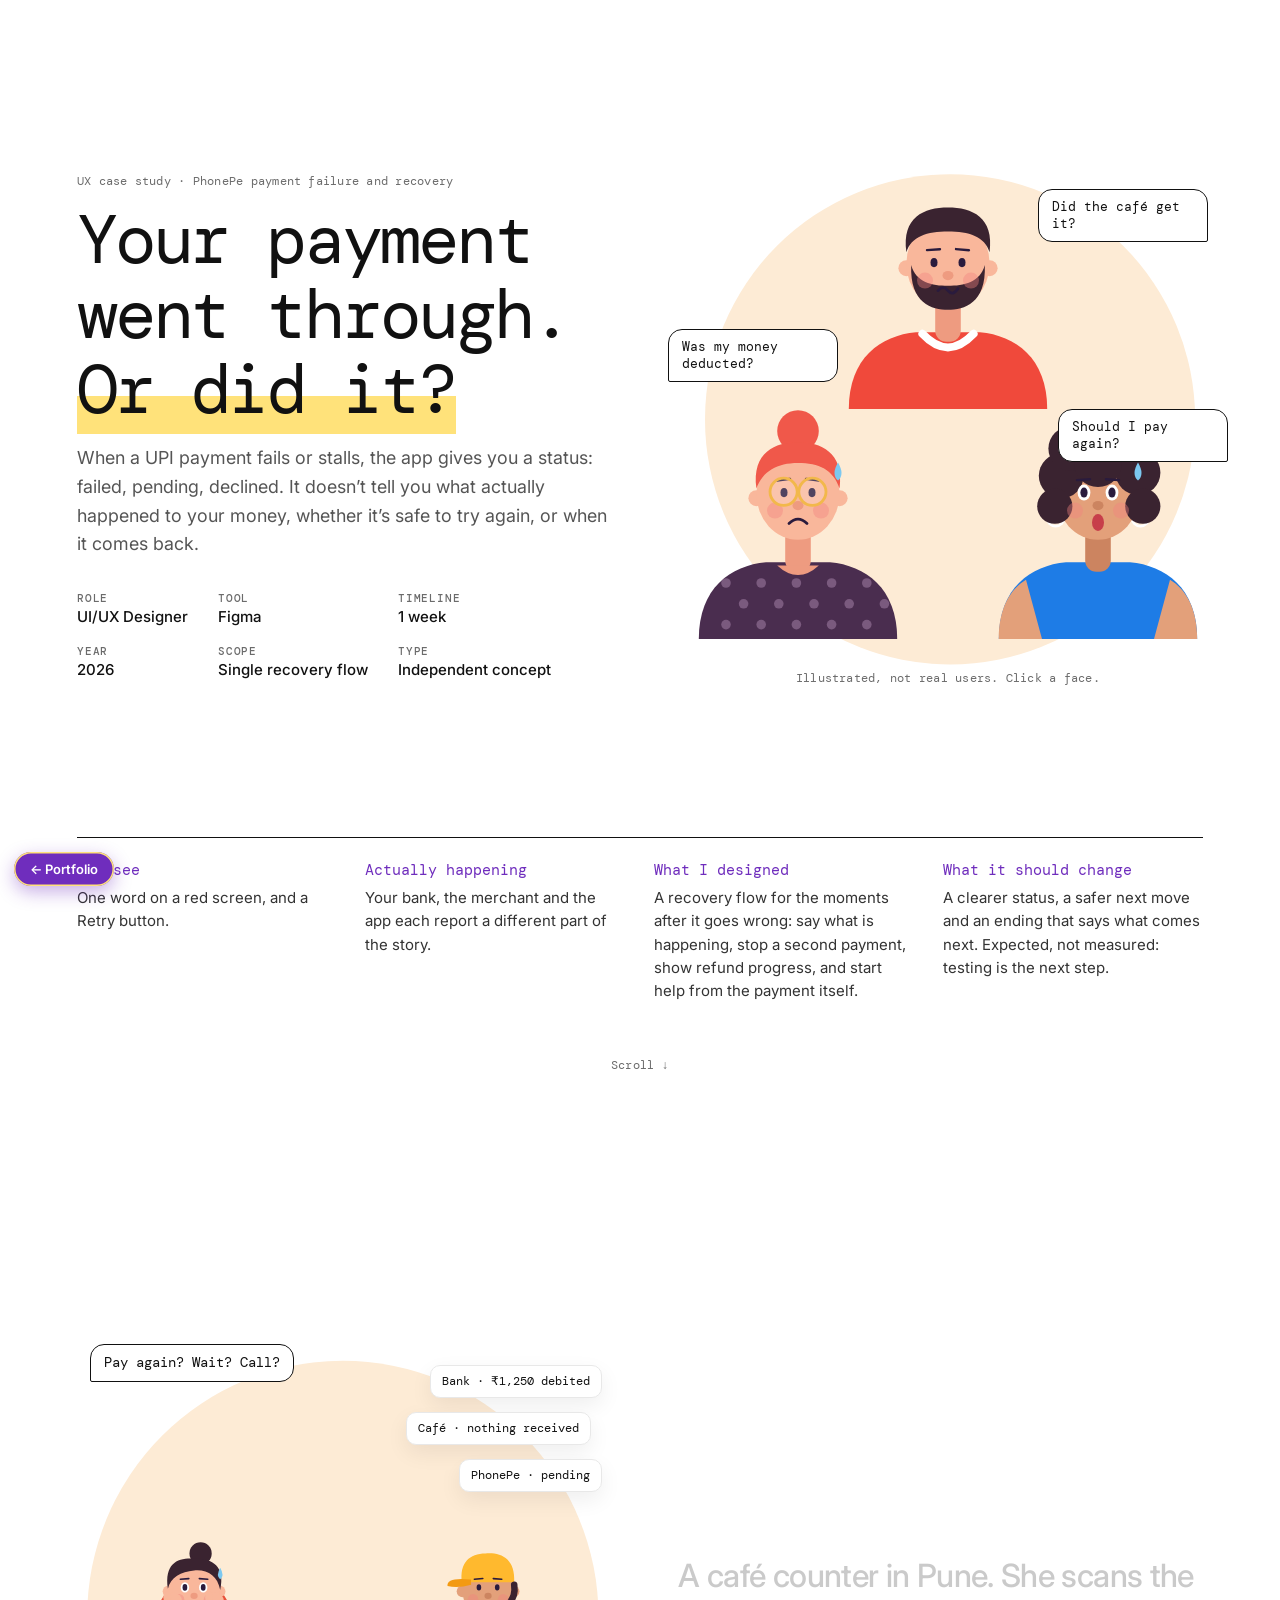
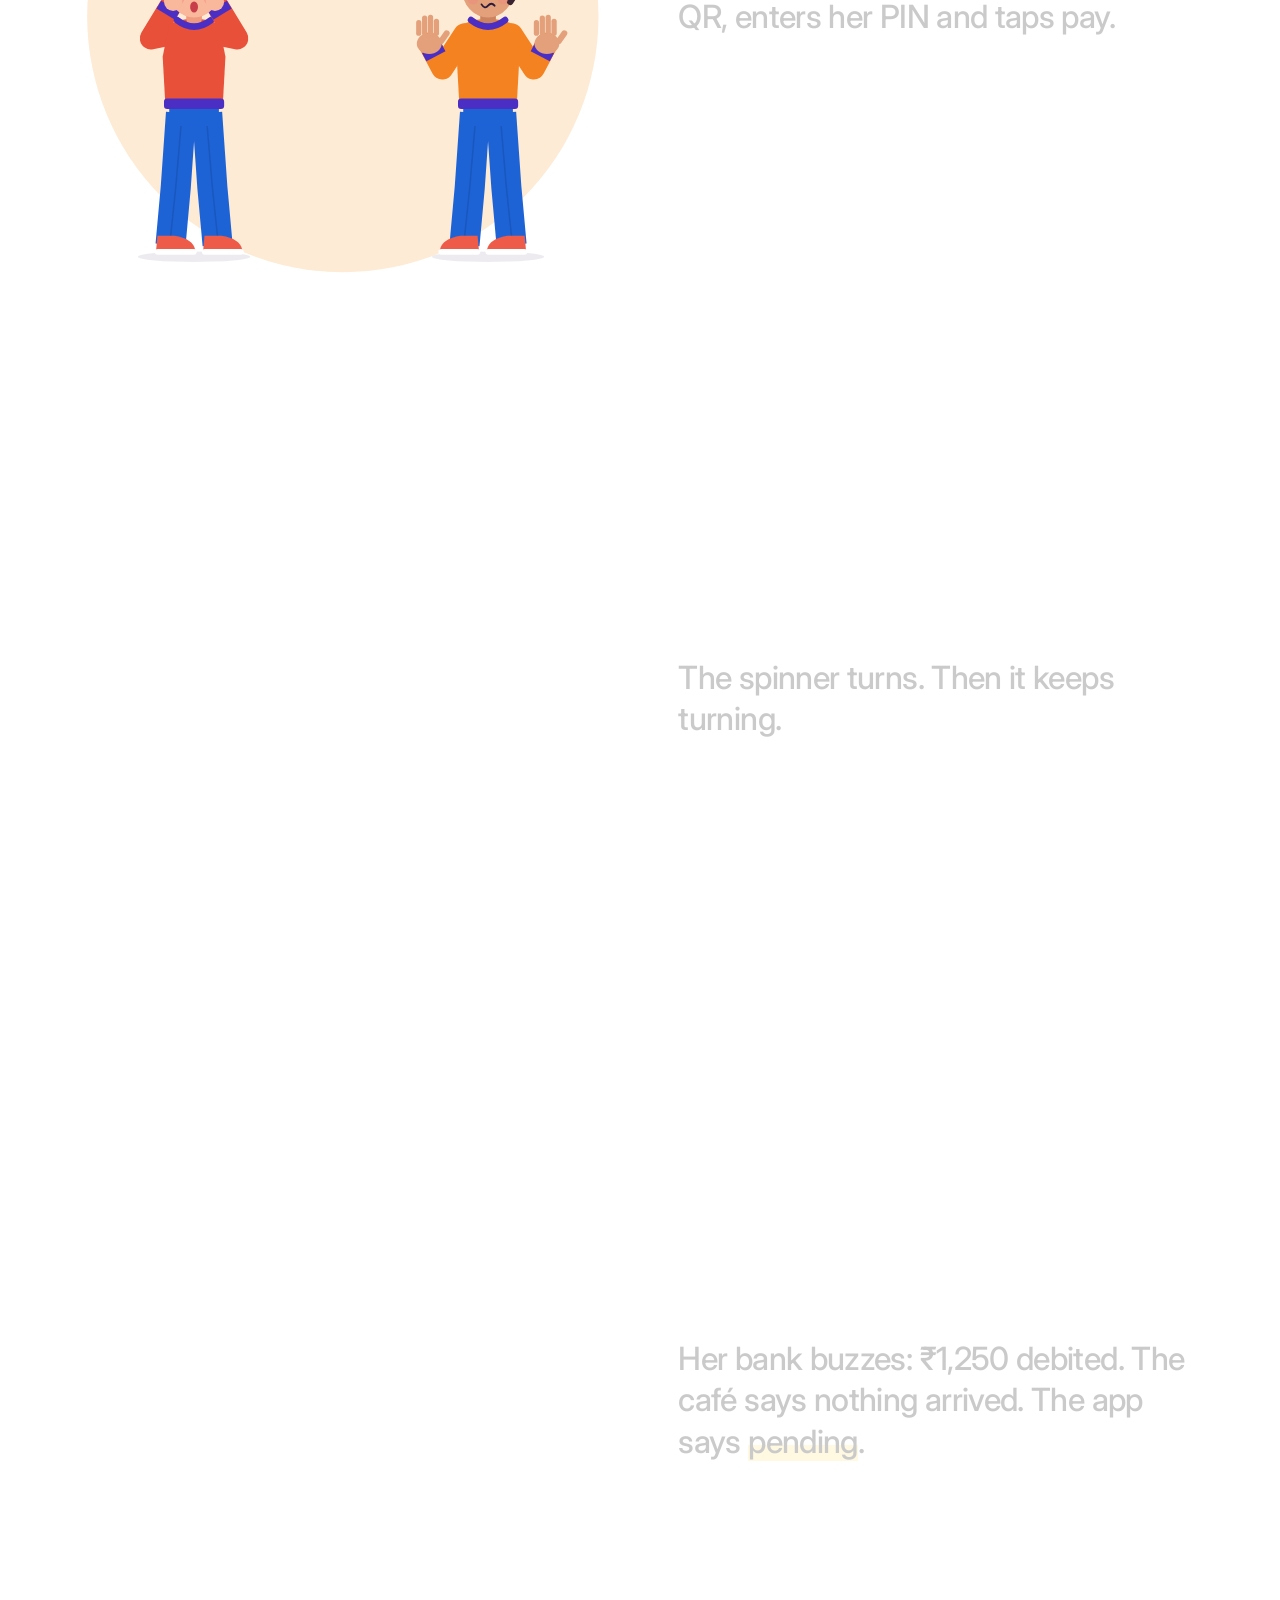
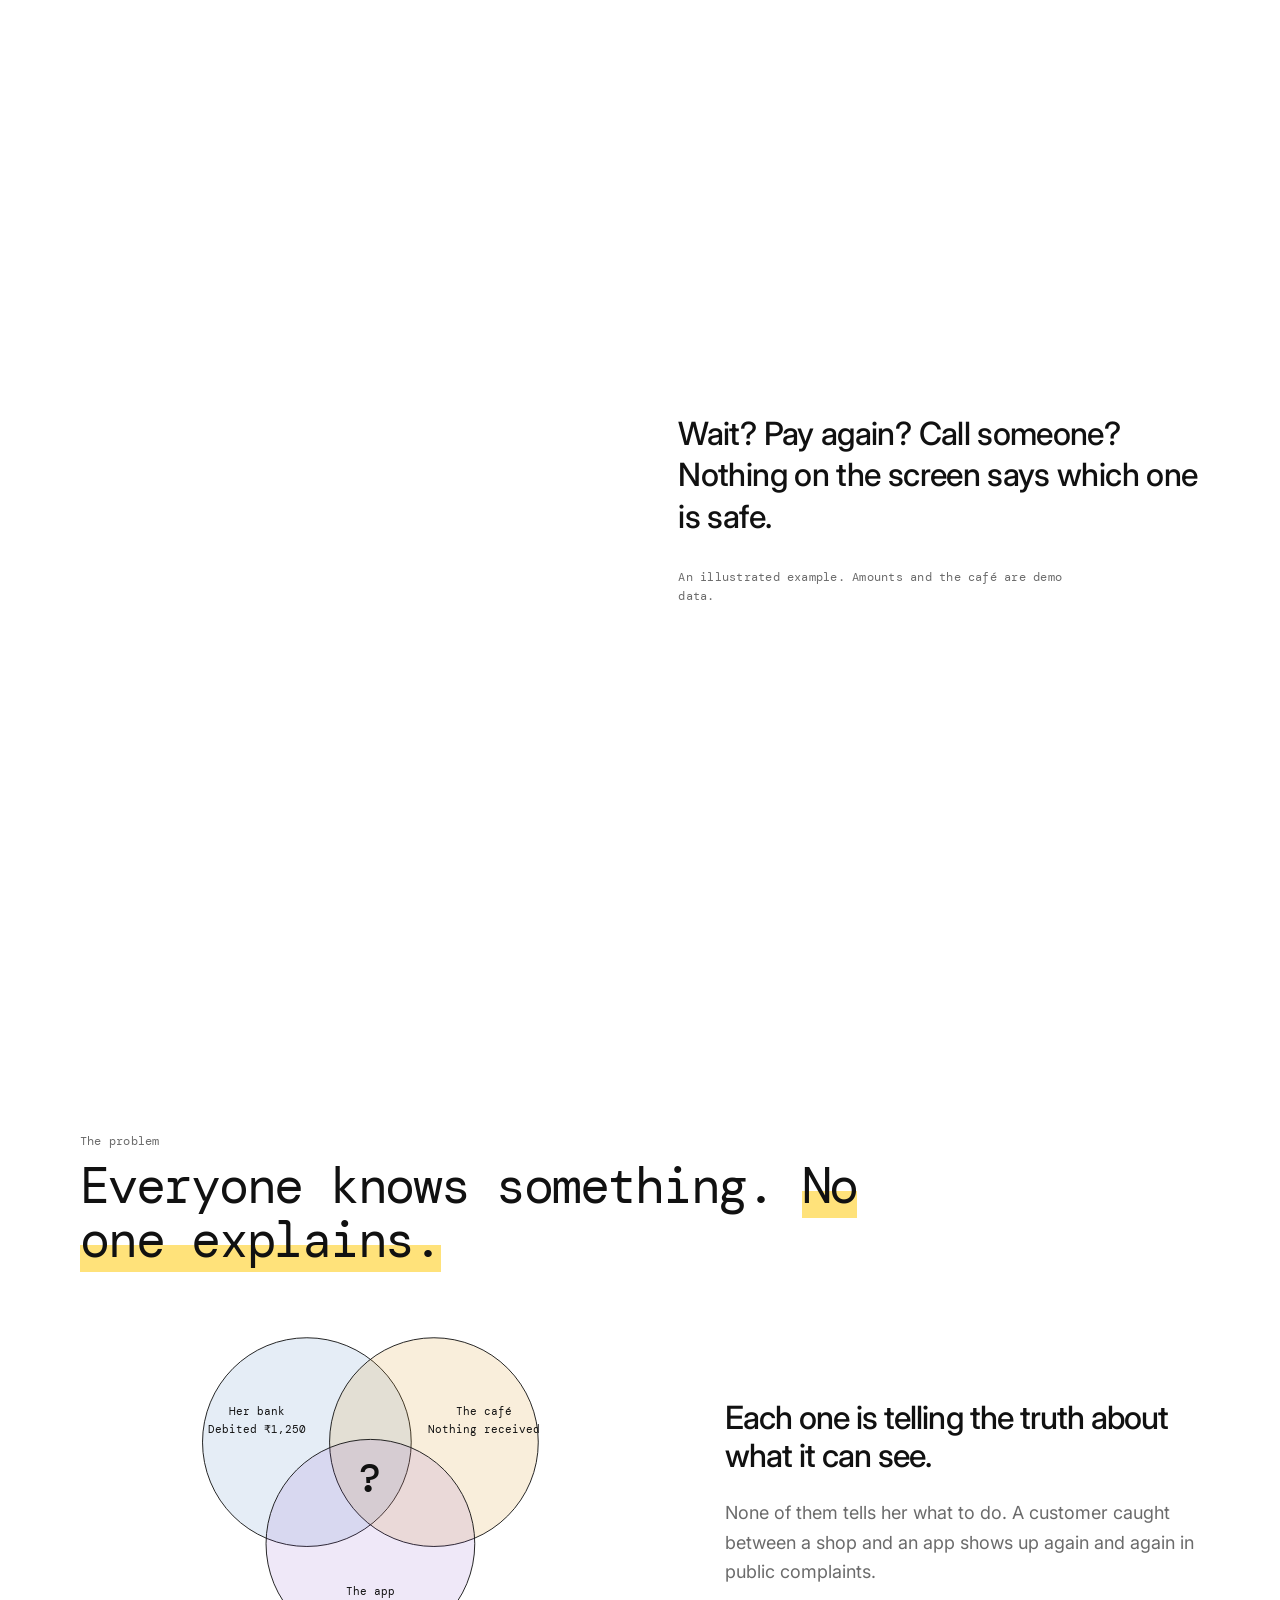
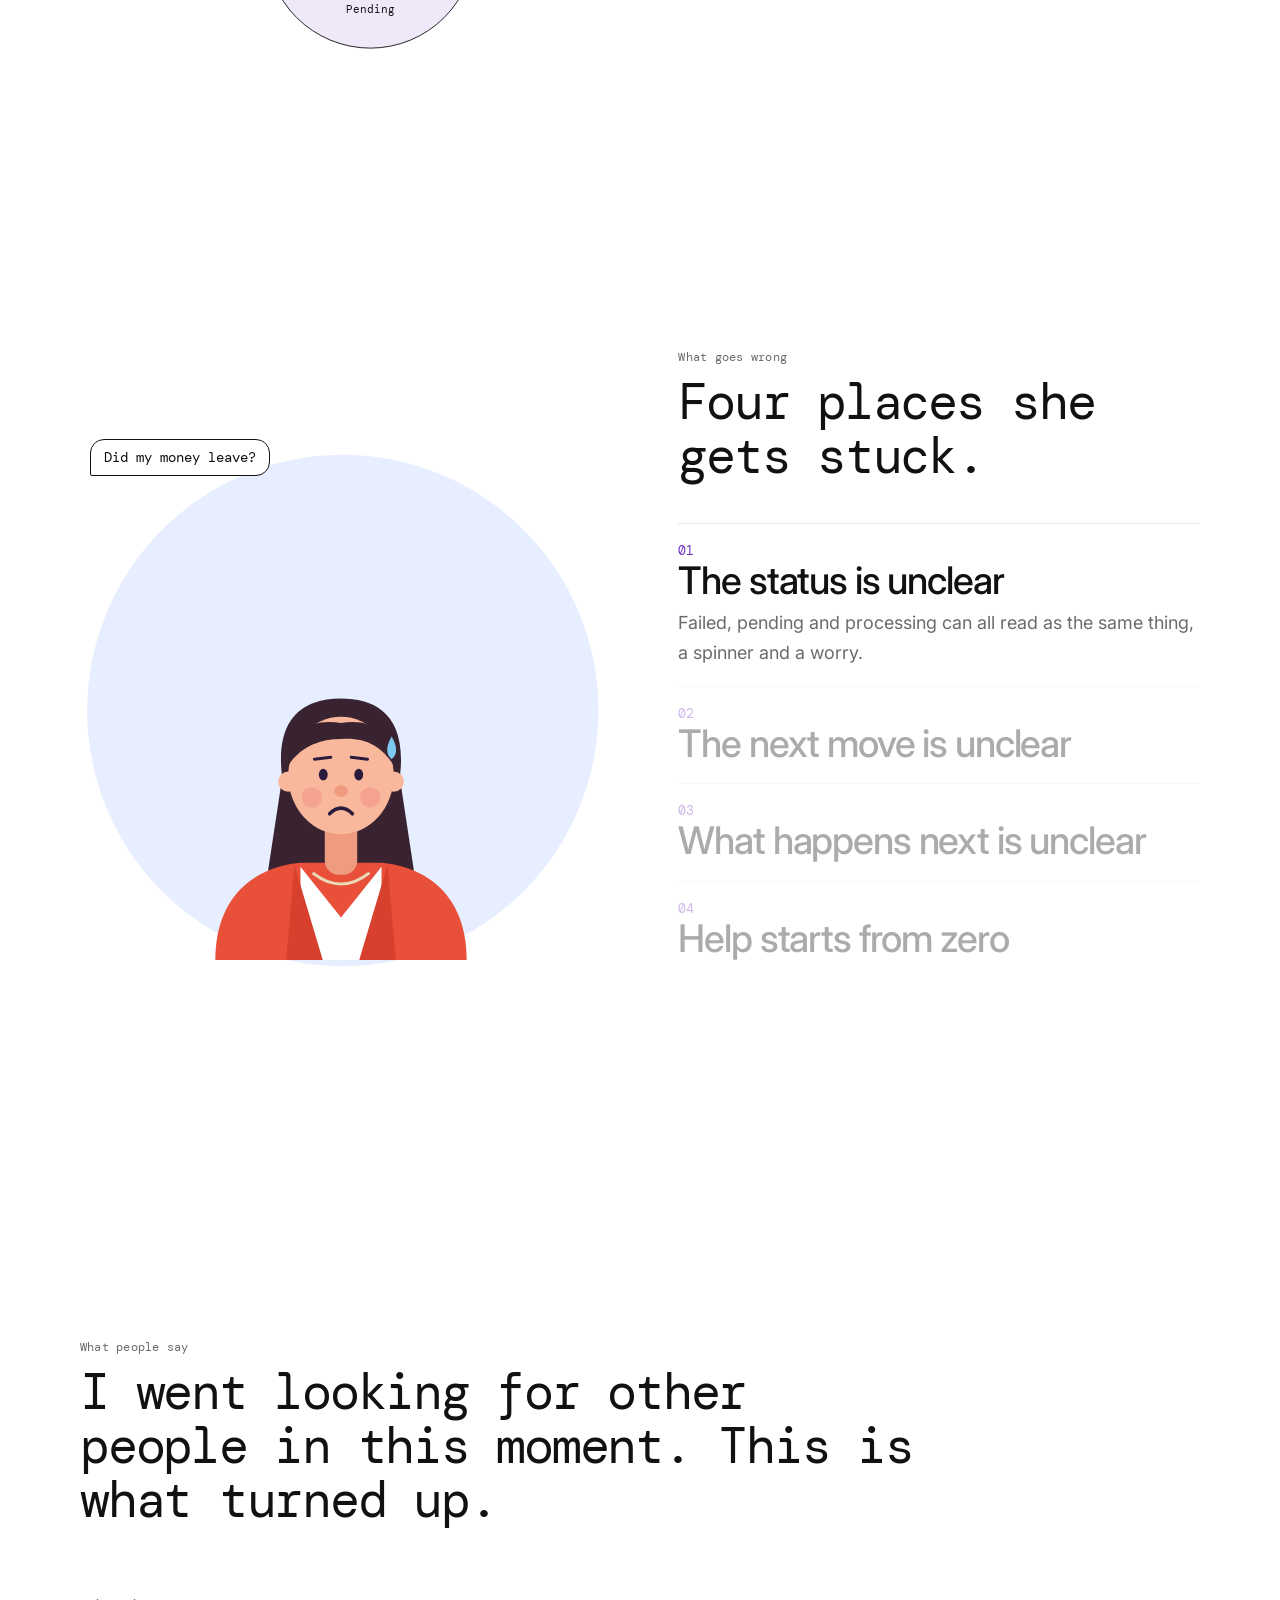
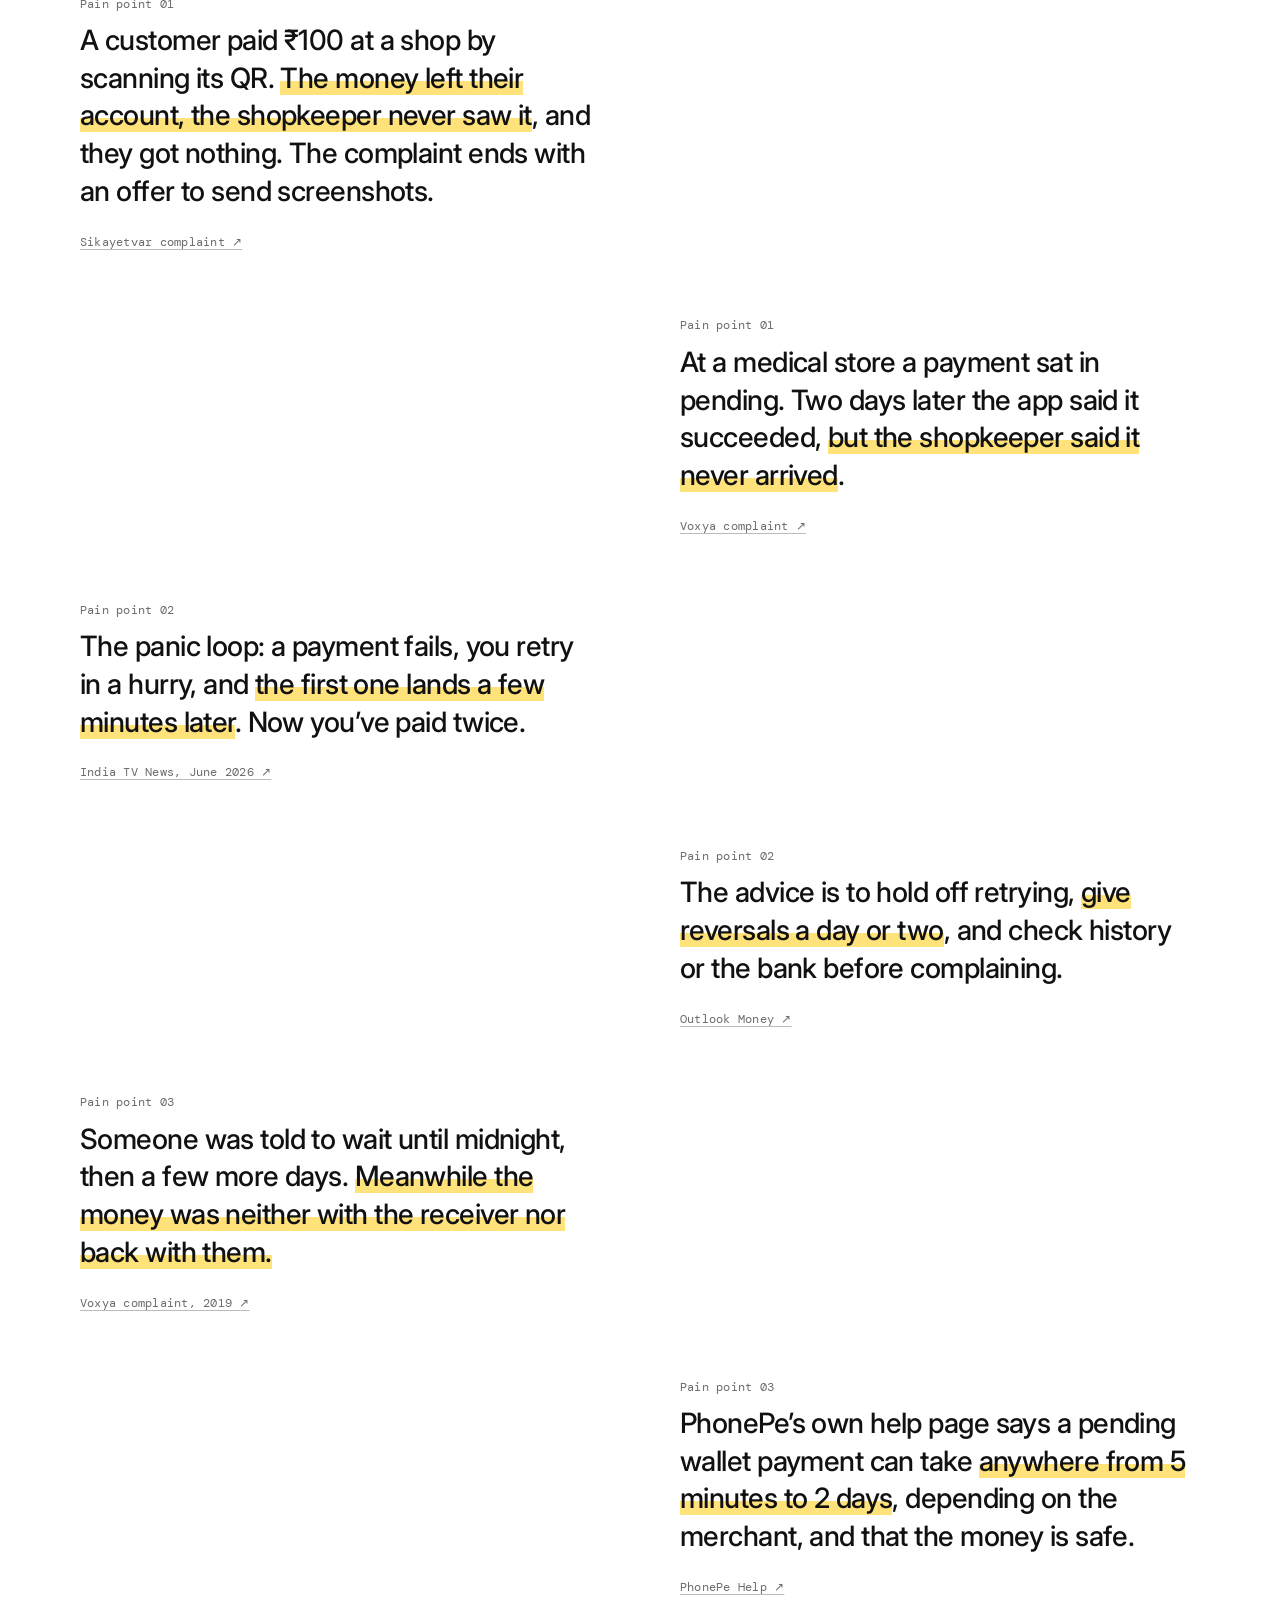
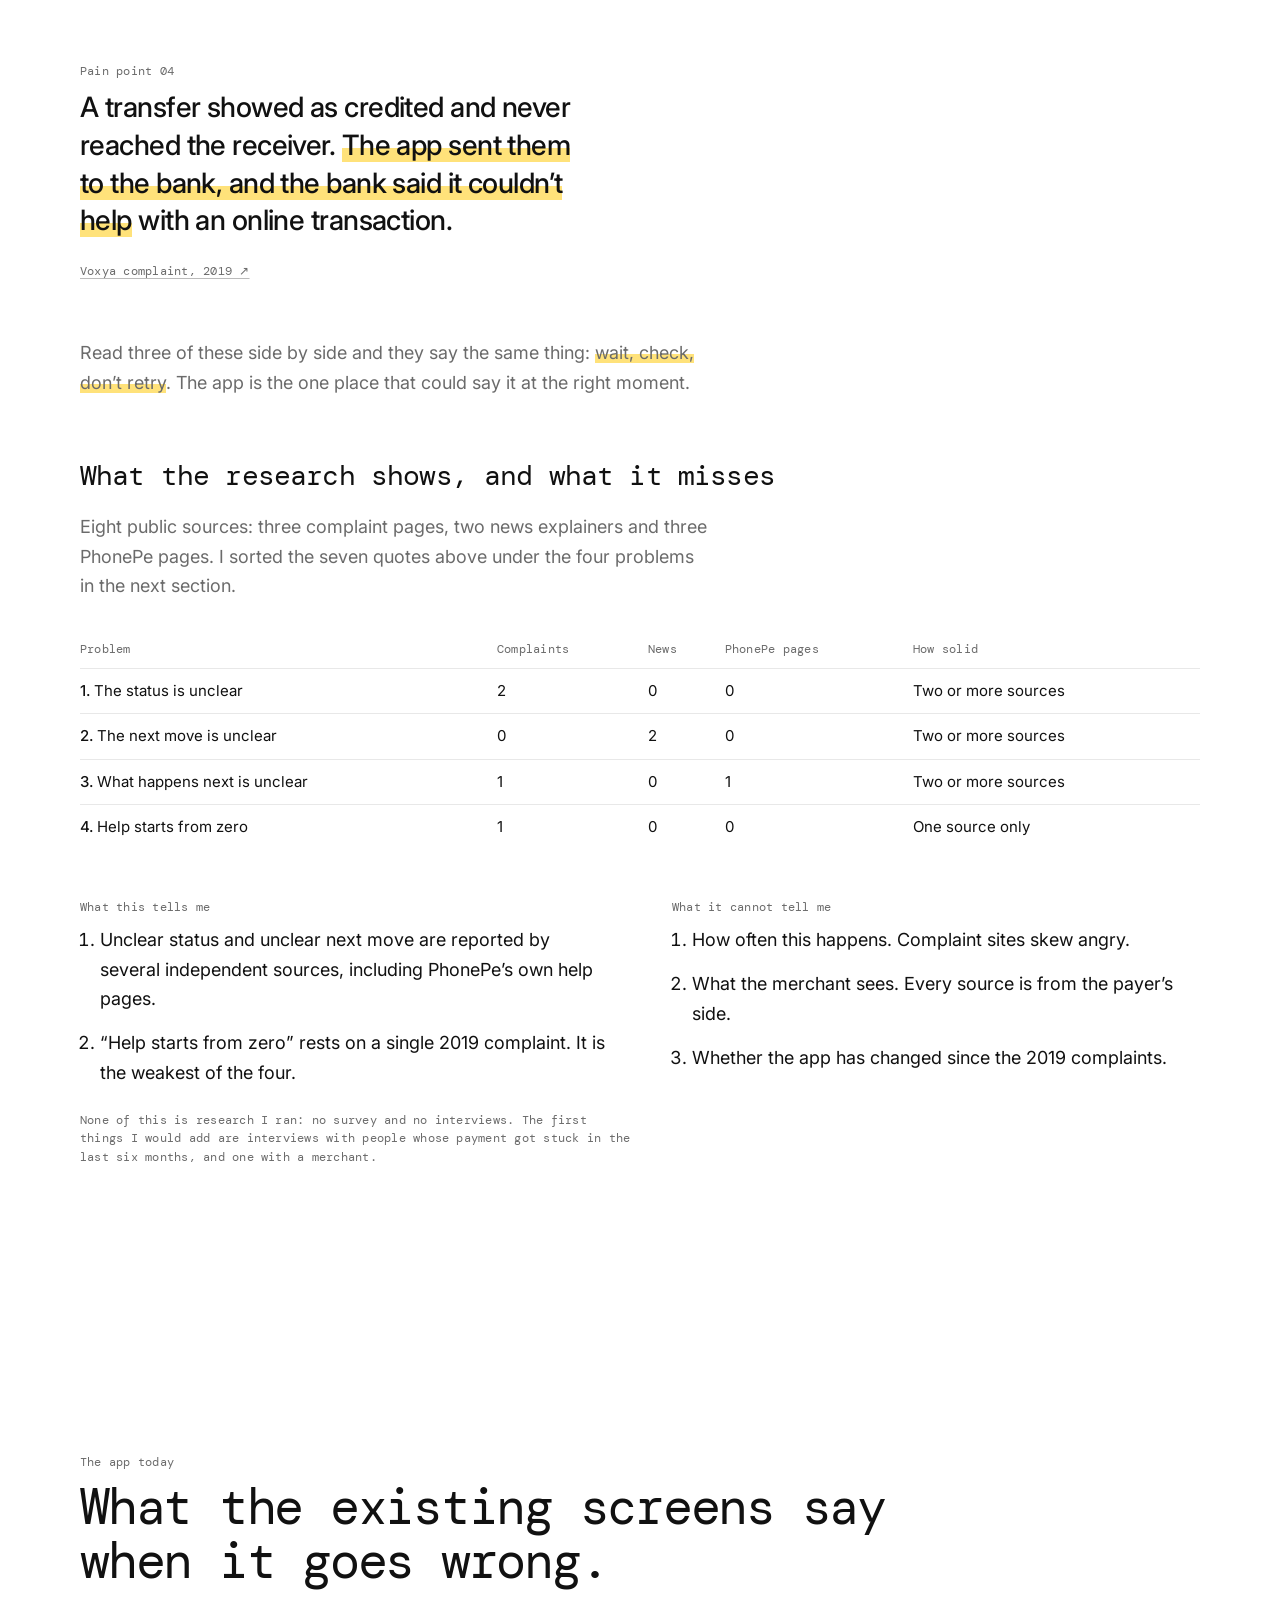
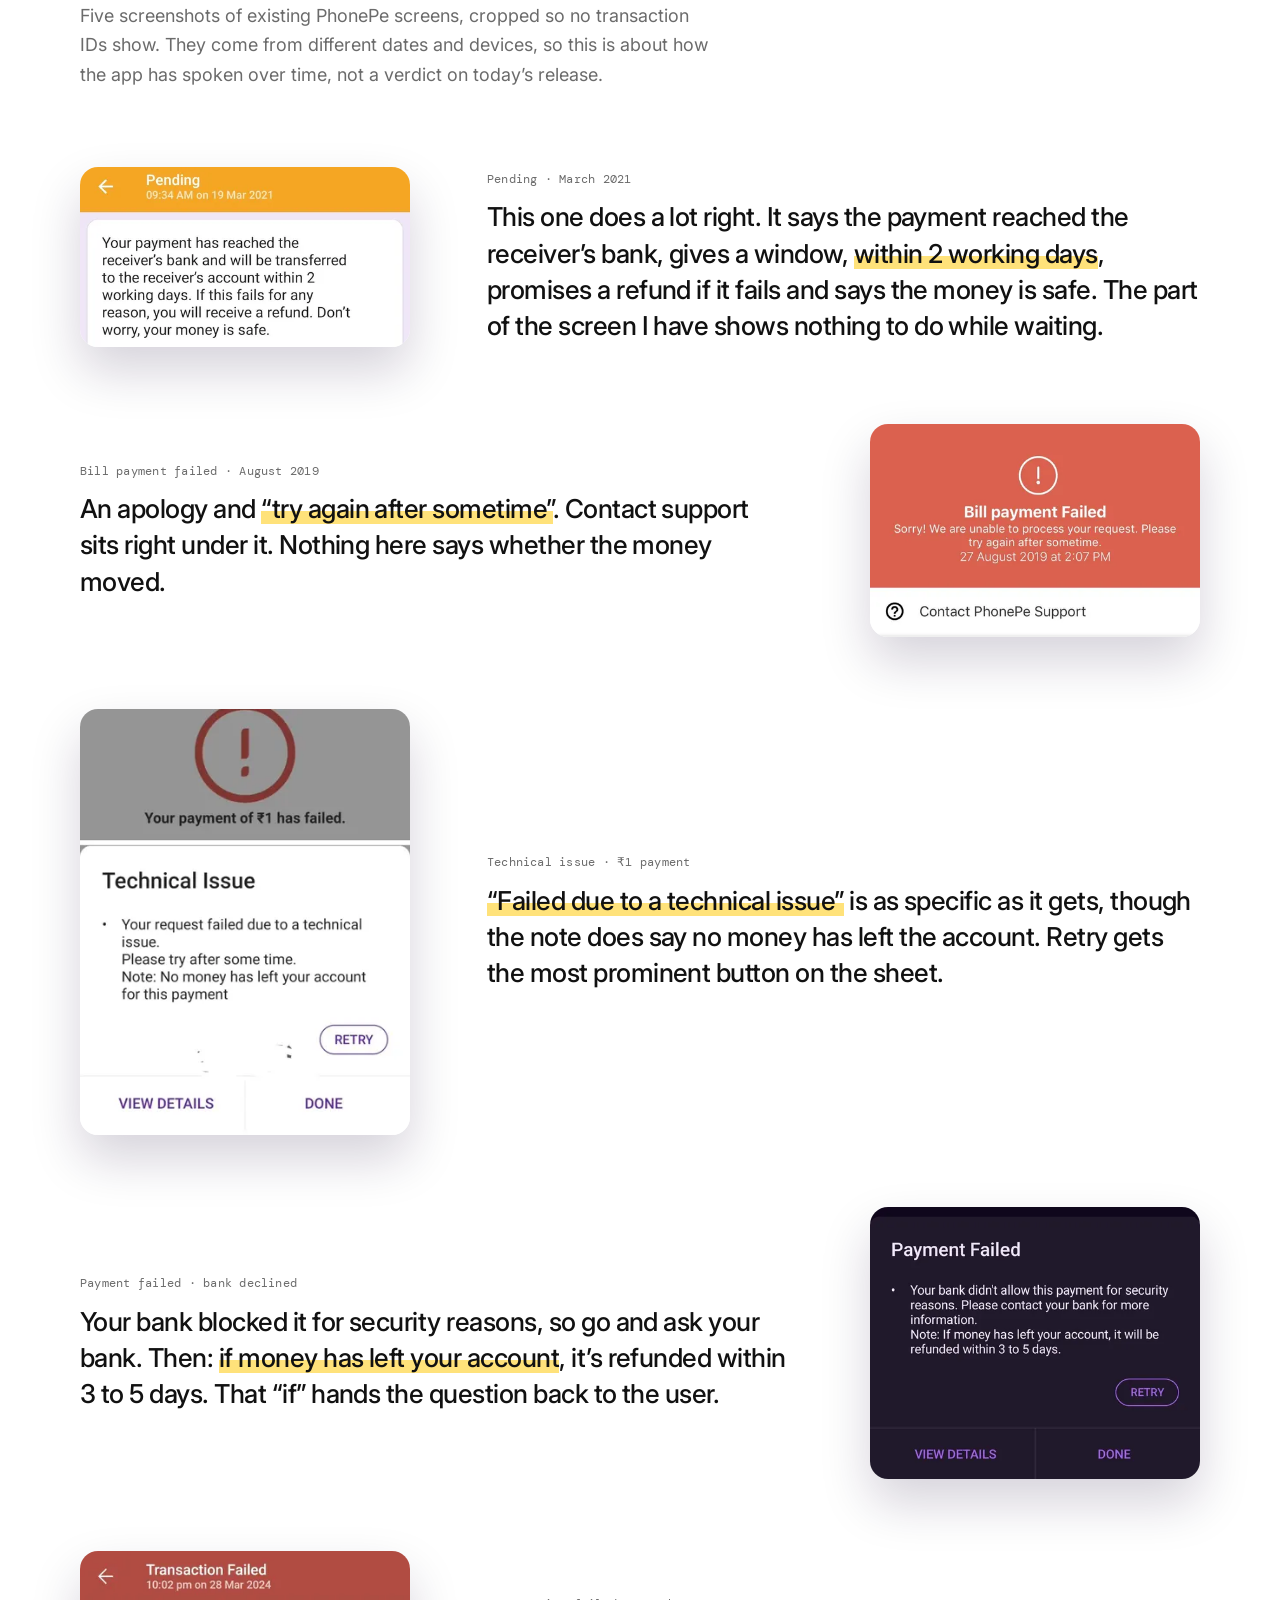
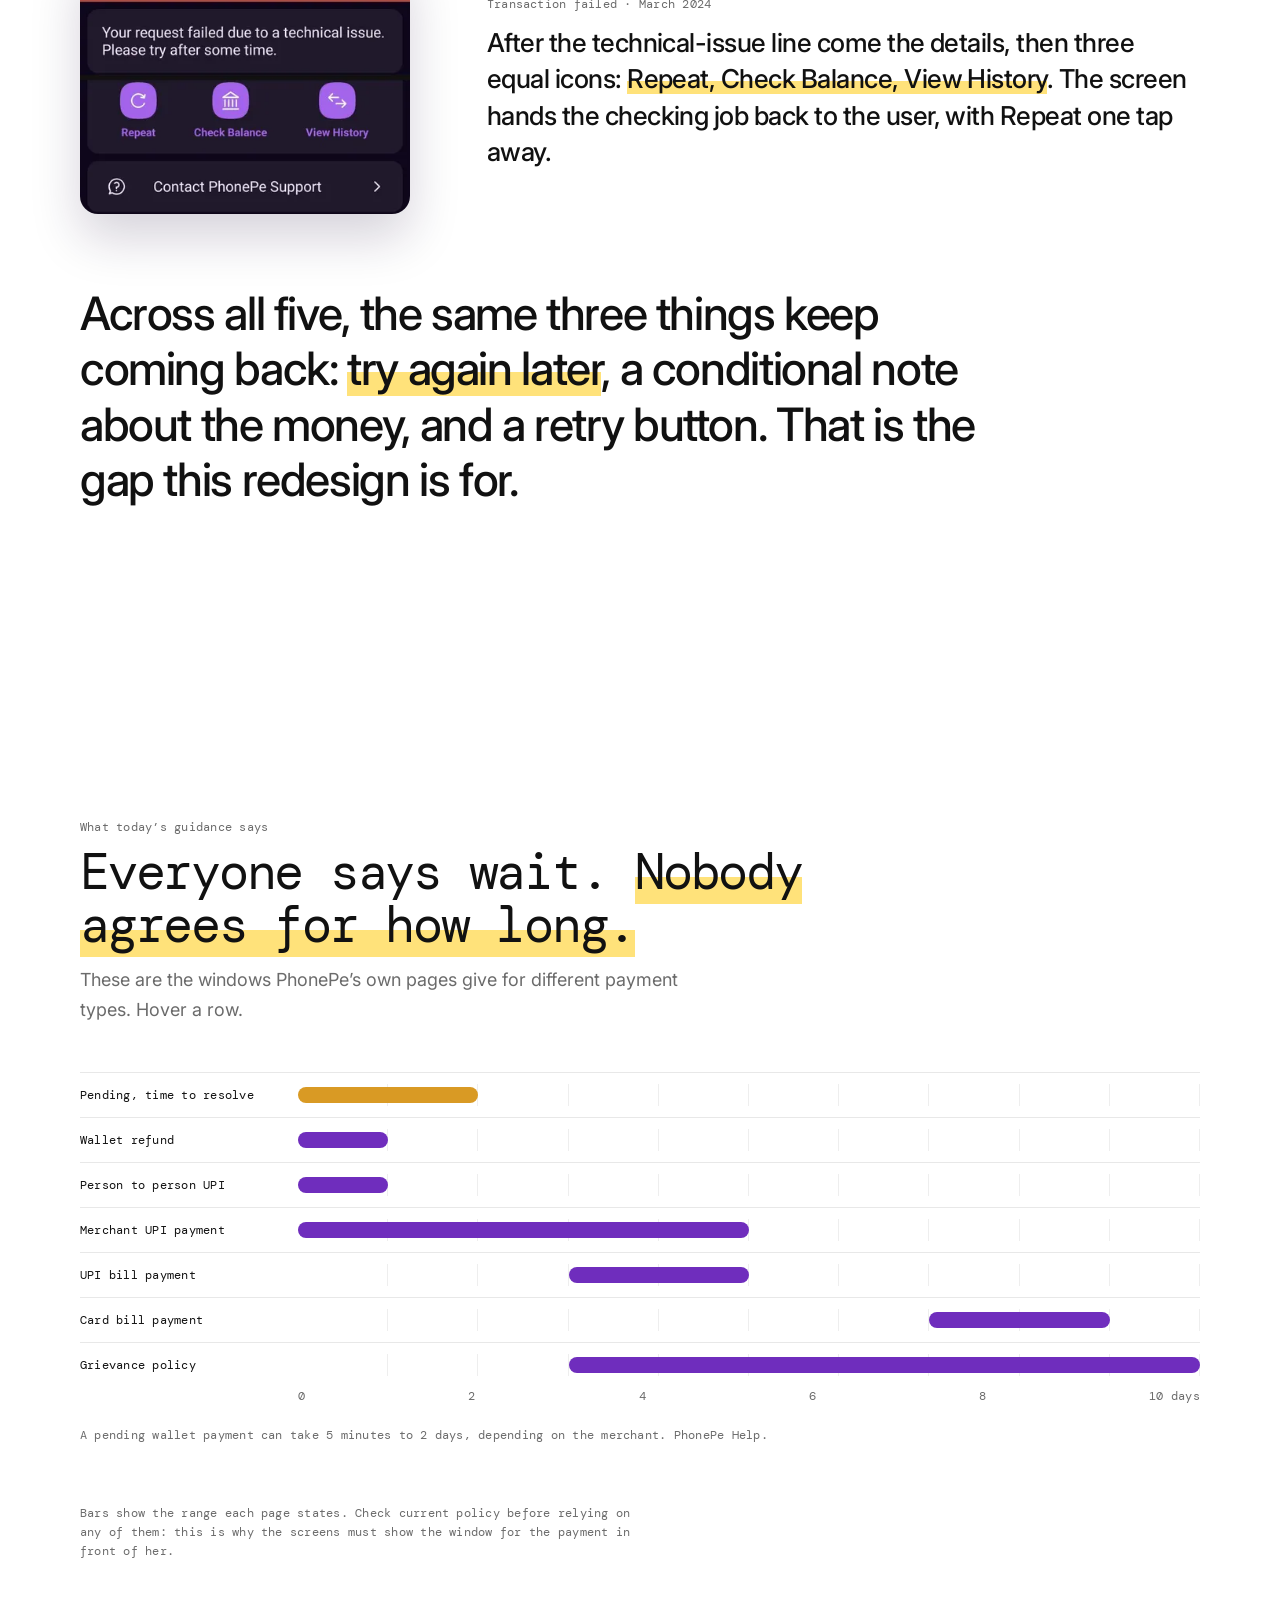
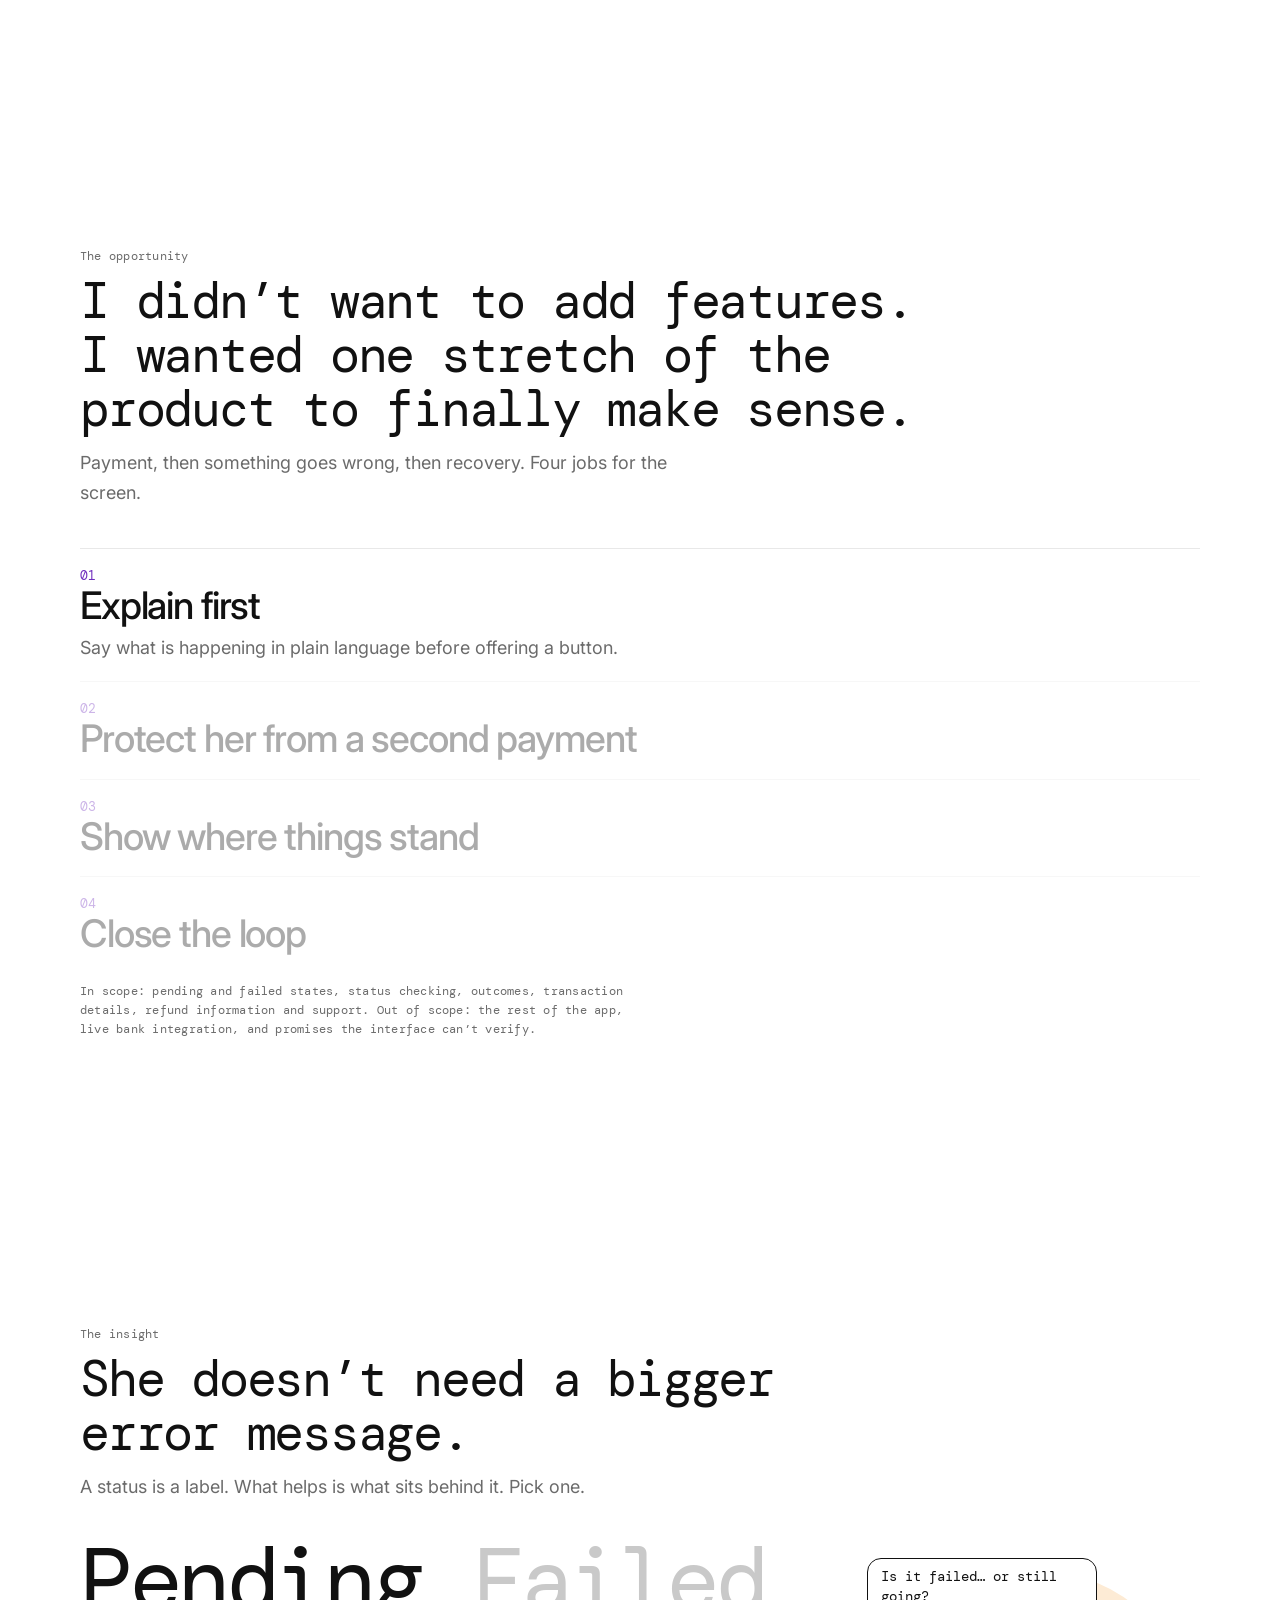
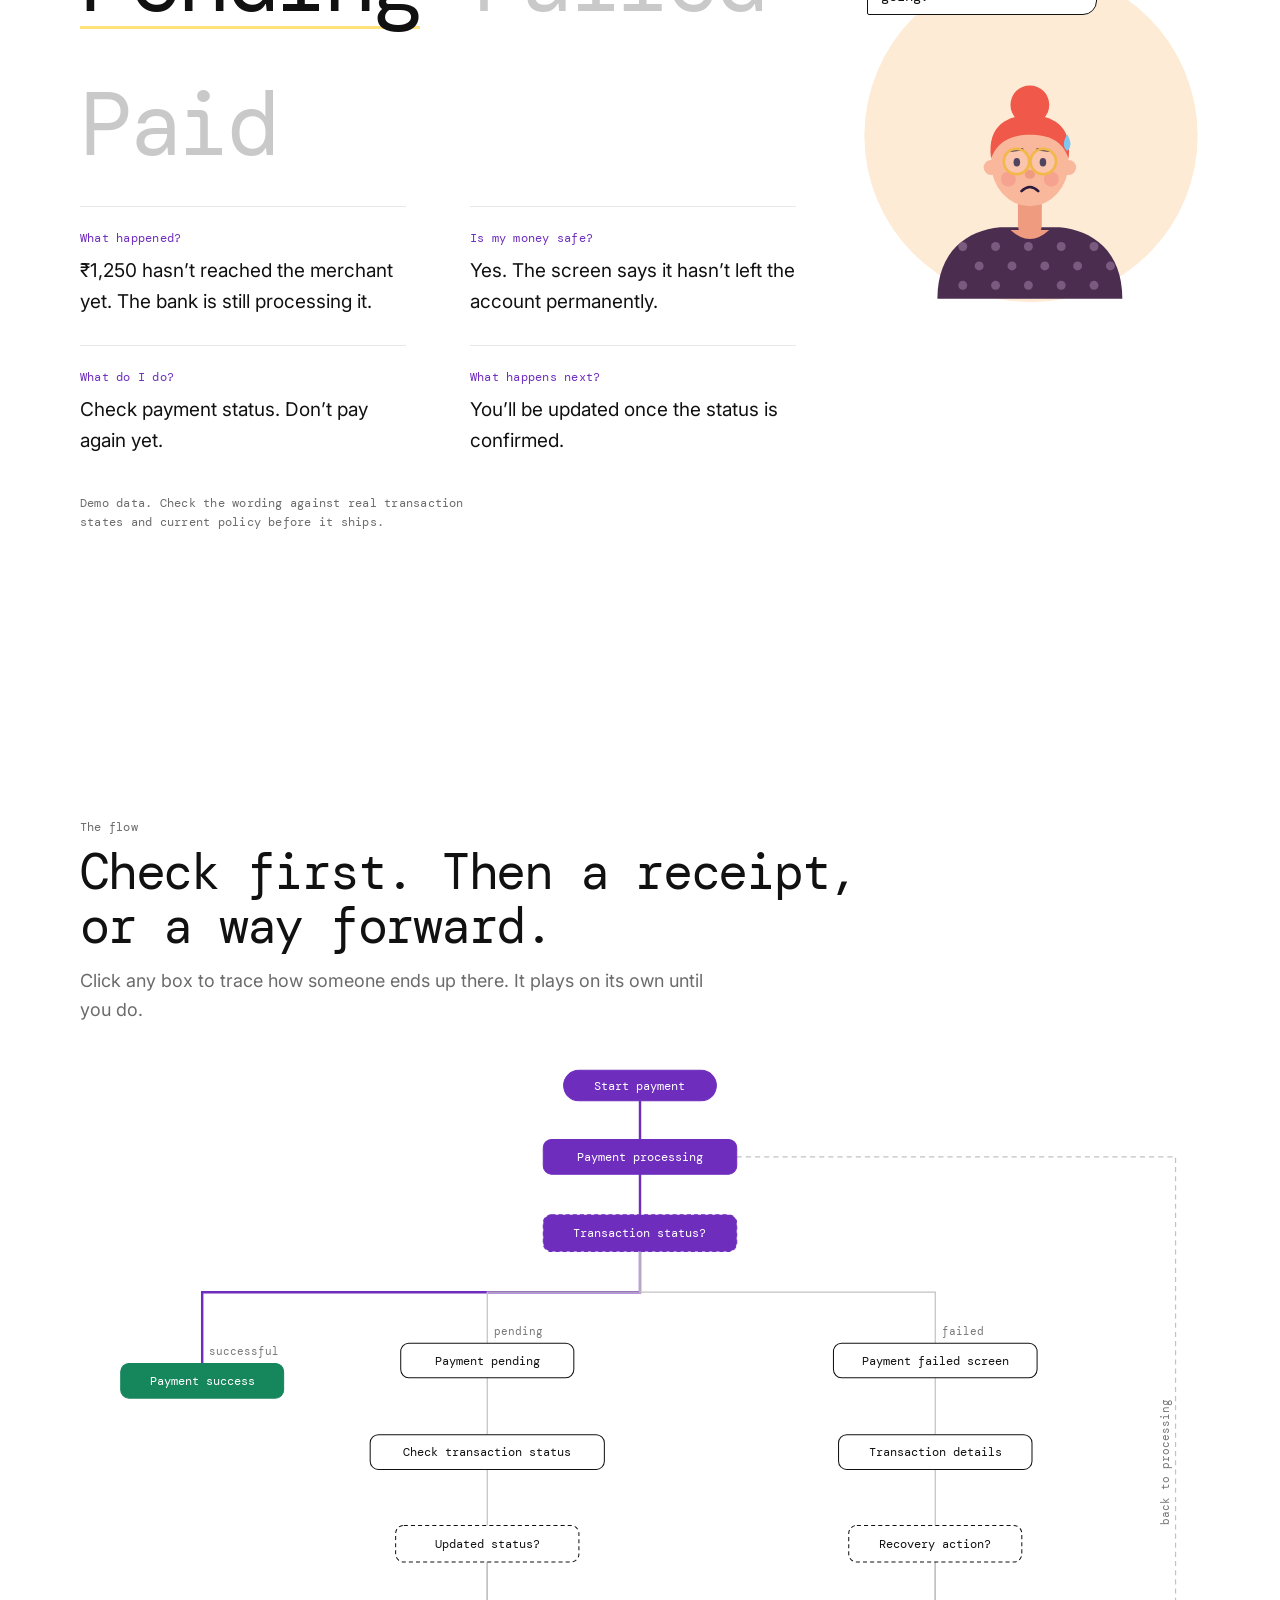
<file: phonepe.html>
<!DOCTYPE html>
<html lang="en"><head><meta charset="utf-8">
<meta name="viewport" content="width=device-width, initial-scale=1, viewport-fit=cover">
<title>When a payment fails, the experience shouldn’t</title>
<meta name="description" content="UX case study: an independent concept for PhonePe that tells people what is happening, whether to wait, and when money comes back when a UPI payment is pending or fails.">
<link rel="stylesheet" href="https://fonts.googleapis.com/css2?family=DM+Mono:wght@300;400;500&family=Inter:wght@400;500;600&display=swap">
<style>
:root{--ink:#111;--mut:#6b6b6b;--line:#e8e8e8;--ac:#6F2DBD;--y:#FFE27A;box-sizing:border-box;padding-top:env(safe-area-inset-top,0px);padding-bottom:env(safe-area-inset-bottom,0px);color-scheme:light}
*{box-sizing:border-box}html{scroll-behavior:smooth}
body{margin:0;background:var(--bg,#fff);color:var(--ink);font:400 18px/1.65 Inter,system-ui,sans-serif;transition:background .9s;-webkit-font-smoothing:antialiased}
body[data-m=warn]{--bg:#FFFBF0}body[data-m=fail]{--bg:#FFF6F7}body[data-m=ok]{--bg:#F3FBF7}
.mono,h1,h2,h3,.k{font-family:'DM Mono',ui-monospace,Menlo,monospace}
h1,h2{font-weight:400;letter-spacing:-.045em;line-height:1.08;margin:0}h1{font-size:clamp(30px,5.4vw,70px)}h2{font-size:clamp(26px,3.9vw,50px);max-width:17em}
h3{font-weight:400;font-size:clamp(20px,2.2vw,28px);letter-spacing:-.03em;margin:0 0 .3em}
p{margin:.7em 0;max-width:35em}.k{font-size:12px;line-height:1.55;color:var(--mut);letter-spacing:.02em}
a{color:inherit;text-decoration:underline;text-decoration-color:#bbb;text-underline-offset:3px}a:hover{text-decoration-color:var(--ac)}
:focus-visible{outline:2px solid var(--ac);outline-offset:3px}
button{font:inherit;color:inherit;background:none;border:0;padding:0;cursor:pointer}
.sc{padding:15vh 6vw}.col{max-width:1120px;margin:auto}
mark{background:linear-gradient(transparent 58%,var(--y) 58%) no-repeat;background-size:0 100%;color:inherit;transition:background-size .9s .25s}mark.in{background-size:100% 100%}
.rv{opacity:0;transform:translateY(22px);transition:opacity .8s,transform .8s}.rv.in{opacity:1;transform:none}
/* hero */
.hero{min-height:100svh;position:relative;display:grid;place-items:center;text-align:center;padding:0 6vw;overflow:hidden}
.hero h1{max-width:11em;margin:0 auto}.hero .in2{position:relative;z-index:2;pointer-events:none}
.stats{display:grid;grid-template-columns:repeat(3,1fr);gap:28px;max-width:760px;margin:44px auto 0;text-align:left}.stats b{display:block;font:500 13px 'DM Mono',ui-monospace,monospace;color:var(--ink);margin-bottom:2px}
.hero .foot{position:absolute;left:6vw;right:6vw;bottom:24px;display:flex;justify-content:space-between;gap:20px;z-index:2}
#hl{position:absolute;inset:0;width:100%;height:100%;pointer-events:none}#hl path{fill:none;stroke:#b9b9b9;stroke-width:1}
.tile{position:absolute;width:76px;margin:-30px 0 0 -38px;text-align:center;cursor:grab;touch-action:none;user-select:none;z-index:3}.tile:active{cursor:grabbing}
.ic{position:relative;width:52px;height:52px;margin:auto;border-radius:14px;display:grid;place-items:center;box-shadow:0 6px 18px #0002;animation:fl 5s ease-in-out infinite}
.ic svg{width:26px;height:26px;stroke:#fff;fill:none;stroke-width:2;stroke-linecap:round;stroke-linejoin:round}
.bd{position:absolute;top:-7px;right:-7px;min-width:20px;height:20px;border-radius:10px;background:#E5384C;color:#fff;font:500 11px/20px 'DM Mono',ui-monospace,monospace;padding:0 5px}
.tile .k{display:block;font-size:10.5px;margin-top:6px;line-height:1.3;color:#444}
@keyframes fl{50%{transform:translateY(-7px)}}
/* people */
.ppl{display:block;width:100%;overflow:visible}
.ppl .brow,.ppl .eye{transform-box:fill-box;transform-origin:center;transition:transform .5s}
.ppl .ms,.ppl .mf,.ppl .mr,.ppl .mo,.ppl .sw{opacity:0;transition:opacity .4s}.ppl .bl{opacity:.35;transition:opacity .4s}
[data-mood=calm] .ms,[data-mood=relief] .ms,[data-mood=happy] .ms,[data-mood=worry] .mr,[data-mood=confused] .mf,[data-mood=shock] .mo,[data-mood=worry] .sw,[data-mood=shock] .sw{opacity:1}
[data-mood=worry] .brow{transform:rotate(-16deg)}[data-mood=confused] .brow{transform:translateY(-2px) rotate(11deg)}[data-mood=shock] .brow{transform:translateY(-5px) rotate(-14deg)}[data-mood=shock] .eye{transform:scale(1.6)}[data-mood=relief] .brow{transform:rotate(-6deg)}[data-mood=happy] .bl{opacity:.9}
.lf,.lbk{transform-origin:122px 172px}.ab{transform-origin:106px 110px}
.walk .lf{animation:sf .9s ease-in-out infinite alternate}.walk .lbk,.walk .ab{animation:sb .9s ease-in-out infinite alternate}.walk .bod{animation:bob .45s ease-in-out infinite alternate}
@keyframes sf{from{transform:rotate(-7deg)}to{transform:rotate(9deg)}}@keyframes sb{from{transform:rotate(8deg)}to{transform:rotate(-9deg)}}@keyframes bob{to{transform:translateY(-3px)}}
.bub{display:inline-block;font:400 14px/1.4 'DM Mono',ui-monospace,monospace;background:#fff;border:1px solid #111;border-radius:14px 14px 14px 2px;padding:8px 13px;margin-bottom:10px;max-width:230px;min-height:36px;text-align:left}.pop{animation:pop .45s ease-out}@keyframes pop{from{opacity:0;transform:translateY(8px)}}
/* scrolly */
.sg{display:grid;grid-template-columns:1fr 1fr;gap:6vw;align-items:start}
.stick{position:sticky;top:10vh;height:80vh;display:flex;align-items:center;justify-content:center;gap:10px}
.st{min-height:78vh;display:flex;flex-direction:column;justify-content:center;opacity:.22;transition:opacity .6s}.st.on{opacity:1}
.st .lead{font:500 clamp(22px,2.5vw,32px)/1.3 Inter,system-ui,sans-serif;letter-spacing:-.02em;max-width:17em}
.who{width:min(190px,24vw);text-align:left}.who .ppl{margin-top:4px}
.note{position:absolute;background:#fff;border:1px solid var(--line);border-radius:10px;padding:7px 11px;font:400 12px/1.4 'DM Mono',ui-monospace,monospace;box-shadow:0 8px 22px #0001;opacity:0;transform:translateY(10px) scale(.96);transition:.5s;white-space:nowrap}.note.on{opacity:1;transform:none}
.ph{position:relative;width:min(262px,30vw);aspect-ratio:360/860}.ph img{position:absolute;left:0;top:50%;width:100%;transform:translateY(-50%);opacity:0;transition:opacity .6s;filter:drop-shadow(0 22px 28px #35105e33)}.ph img.on{opacity:1}
.mi{display:none}
/* lists */
.pl{list-style:none;padding:0;margin:40px 0 0}.pl li{padding:18px 0;border-top:1px solid var(--line);cursor:pointer;opacity:.35;transition:.4s}.pl li.on{opacity:1}.pl li b{font:400 13px 'DM Mono',ui-monospace,monospace;color:var(--ac);display:block}.pl li span{font:500 clamp(22px,3vw,38px)/1.15 Inter,system-ui,sans-serif;letter-spacing:-.03em;display:block}.pl li i{font-style:normal;color:var(--mut);display:block;max-height:0;overflow:hidden;transition:max-height .5s}.pl li.on i{max-height:90px;padding-top:6px}
.ev{margin-top:60px}.ev article{max-width:520px;margin:0 0 54px}.ev article:nth-child(even){margin-left:auto}.ev p{font:500 clamp(20px,2.3vw,28px)/1.35 Inter,system-ui,sans-serif;letter-spacing:-.02em;margin:.2em 0 .5em}
/* chart */
.ch{margin-top:48px}.row{display:grid;grid-template-columns:200px 1fr;gap:18px;align-items:center;padding:11px 0;border-top:1px solid var(--line);cursor:pointer}.row .k{color:var(--ink)}
.trk{position:relative;height:22px;background:repeating-linear-gradient(90deg,transparent 0 calc(10% - 1px),#eee calc(10% - 1px) 10%)}
.bar{position:absolute;top:3px;height:16px;border-radius:8px;background:var(--ac);transform:scaleX(0);transform-origin:left;transition:transform 1s cubic-bezier(.2,.7,.2,1),opacity .3s}.bar.p{background:#D99A24}.in .bar{transform:none}.ch:hover .row:not(:hover) .bar{opacity:.3}
.ax{display:grid;grid-template-columns:200px 1fr;gap:18px}.ax div:last-child{display:flex;justify-content:space-between}
#cd{min-height:70px;margin-top:20px}
/* insight */
.wd{display:flex;gap:4vw;flex-wrap:wrap;margin:34px 0}.wd button{font:400 clamp(38px,7vw,96px)/1 'DM Mono',ui-monospace,monospace;letter-spacing:-.06em;color:#c9c9c9;transition:color .4s;border-bottom:3px solid transparent}.wd button[aria-pressed=true]{color:var(--ink);border-color:var(--y)}
.qa{display:grid;grid-template-columns:1fr 1fr;gap:10px 5vw}.qa div{border-top:1px solid var(--line);padding:14px 0}.qa .k{color:var(--ac)}.qa p{margin:.2em 0;font-size:19px}
.ig{display:grid;grid-template-columns:minmax(0,1fr) 340px;gap:5vw;align-items:end}
/* flow */
.fw{overflow-x:auto;margin-top:30px}.fw svg{min-width:900px;width:100%;display:block}
.nd{cursor:pointer}.nd rect{fill:#fff;stroke:#111;stroke-width:1;transition:.3s}.nd.d rect{stroke-dasharray:4 3}.nd text{font:12px 'DM Mono',ui-monospace,monospace;fill:#111;text-anchor:middle;pointer-events:none;transition:.3s}.nd.s rect{fill:#111}.nd.s text{fill:#fff}
.nd.on rect{fill:var(--ac);stroke:var(--ac)}.nd.on text{fill:#fff}.nd.on.g rect{fill:#16865C;stroke:#16865C}.nd.on.r rect{fill:#B3243A;stroke:#B3243A}.nd:hover rect{stroke:var(--ac)}
.ed{fill:none;stroke:#c2c2c2;stroke-width:1.2;transition:.4s}.ed.on{stroke:var(--ac);stroke-width:2.4}.ed.lp{stroke-dasharray:5 4}.el{font:10.5px 'DM Mono',ui-monospace,monospace;fill:#777}
.four{display:grid;grid-template-columns:repeat(4,1fr);gap:28px;margin-top:40px}.four b{display:block;font:400 15px 'DM Mono',ui-monospace,monospace;margin-bottom:4px}.four p{font-size:15px;margin:0;color:var(--mut)}
/* venn */
.vn{display:grid;grid-template-columns:1.1fr .9fr;gap:5vw;align-items:center;margin-top:40px}.vn svg{width:100%}.vc{cursor:pointer}.vc circle{transition:.4s;stroke:#111;stroke-width:1}.vc text{font:12px 'DM Mono',ui-monospace,monospace;fill:#111;text-anchor:middle;pointer-events:none}.vc.on circle{stroke-width:2.5}
.dark{background:#111;color:#fff}
.big{font:500 clamp(26px,3.6vw,46px)/1.2 Inter,system-ui,sans-serif;letter-spacing:-.03em;max-width:20em}
.trio{display:flex;gap:4vw;justify-content:center;margin-top:60px}.trio .who{width:min(150px,22vw)}
.cl{display:grid;grid-template-columns:1fr 1fr;gap:5vw;margin-top:40px}.cl ol{padding-left:20px;margin:0}.cl li{margin:0 0 .8em}
@media(max-width:820px){.sg,.vn,.cl,.ig,.qa{grid-template-columns:1fr}.stats{grid-template-columns:1fr;gap:14px}.four{grid-template-columns:1fr 1fr}
.stick{top:0;height:46vh;background:var(--bg,#fff);z-index:3;transition:background .9s}.ph{width:min(150px,38vw)}.who{width:min(110px,28vw)}.st{min-height:62vh}.row,.ax{grid-template-columns:110px 1fr}.ev article:nth-child(even){margin-left:0}.hero .foot{flex-direction:column;gap:4px}.sc{padding:11vh 6vw}}
@media(prefers-reduced-motion:reduce){*{animation:none!important;transition:none!important}.rv{opacity:1;transform:none}mark{background-size:100% 100%}.st{opacity:1}.bar{transform:none}}

.scn{position:relative;width:min(540px,100%,76vh);aspect-ratio:1/1;margin:auto}.scn.wide{width:min(760px,100%);aspect-ratio:2/1;margin-top:40px}.scn.wide .bk{inset:-30% 15%}
.bk{position:absolute;inset:-4%;z-index:0;pointer-events:none}.bk svg{width:100%;height:100%;display:block}
.duo{position:absolute;left:0;right:0;bottom:0;display:flex;justify-content:space-between;align-items:flex-end;padding:0 3%;z-index:2}
.pfw{width:54%}#s1 .pfw{width:40%}.pf{width:100%}.pf svg{width:100%;display:block;overflow:visible;animation:bobf 4.5s ease-in-out infinite}.flip{transform:scaleX(-1)}@keyframes bobf{50%{transform:translateY(-6px)}}
.scn .bub{position:absolute;left:2%;top:0;z-index:4}.scn .note{z-index:4}
.s4 .ph{position:absolute;right:3%;top:50%;transform:translateY(-50%);width:44%;aspect-ratio:382/836;z-index:2}.s4 .pfw{position:absolute;left:0;bottom:0;width:40%;z-index:3}.s4 .bub{top:-2%}
.ph img{filter:drop-shadow(0 18px 26px #1a0b3a2e)}
.pur{background:#35105E;color:#fff;position:relative;overflow:clip}.pur .k{color:#cbb8f0}.pur .bub{color:#201A26}.pur .st{opacity:.25}.pur .st.on{opacity:1}.pur p{color:#fff}.pur mark{background-image:linear-gradient(transparent 62%,#F8C21C99 62%)}
.pur i{position:absolute;height:34px;border-radius:17px;opacity:.9}.pl1{width:160px;background:#F8C21C;right:-30px;top:12vh;transform:rotate(-35deg)}.pl2{width:120px;background:#F26B3A;left:-30px;top:60vh;transform:rotate(30deg)}.pl3{width:110px;background:#1FB5A8;right:6vw;bottom:10vh;transform:rotate(-20deg)}
.pur .col{position:relative;z-index:1}
.ex article{display:grid;grid-template-columns:minmax(220px,330px) 1fr;gap:6vw;align-items:center;margin:8vh 0}.ex article:nth-child(even){grid-template-columns:1fr minmax(220px,330px)}.ex article:nth-child(even) img{order:2}
.ex img{width:100%;border-radius:18px;box-shadow:0 24px 50px #1a0b3a2e;display:block}.ex p{font:500 clamp(19px,2.2vw,26px)/1.4 Inter,system-ui,sans-serif;letter-spacing:-.02em;margin:.3em 0}
@media(max-width:820px){.scn{width:min(100%,42vh)}.s4 .ph{width:46%}.ex article,.ex article:nth-child(even){grid-template-columns:1fr}.ex article:nth-child(even) img{order:0}.ex img{max-width:300px}.scn.wide{width:100%}}

.cv{padding:7vh 6vw 12vh;position:relative}
.cvg{max-width:1180px;margin:0 auto;display:grid;grid-template-columns:1.05fr .95fr;gap:4vw;align-items:center;min-height:80svh}
.cvl{animation:cvin 1s ease-out both}@keyframes cvin{from{opacity:0;transform:translateY(16px)}}
.cv h1{font-size:clamp(34px,5.4vw,76px);text-align:left;max-width:9em;margin:12px 0 18px}.cvl .sub2{margin:0;text-align:left;max-width:30em;color:#555;font-size:clamp(15px,1.4vw,19px);line-height:1.6}
.meta{display:grid;grid-template-columns:repeat(3,auto);gap:14px 30px;margin:32px 0 0;justify-content:start}.meta dt{font:500 11px 'DM Mono',ui-monospace,monospace;letter-spacing:.08em;text-transform:uppercase;color:var(--mut)}.meta dd{margin:0;font-weight:500;font-size:15px}
.grp{position:relative;width:min(500px,100%);aspect-ratio:1/1;margin:auto}.grp .bk{position:absolute;inset:-4%;z-index:0}.grp .bk svg{width:100%;height:100%;display:block}
.ga{position:absolute;width:48%;cursor:pointer;z-index:2}.ga:focus-visible{outline-offset:4px}.a1{left:-4%;bottom:4%}.a2{left:26%;top:2%;z-index:1}.a3{right:-4%;bottom:4%}
.gq{position:absolute;z-index:4;background:#fff;border:1px solid #111;border-radius:14px;padding:8px 13px;font:400 13px/1.35 'DM Mono',ui-monospace,monospace;max-width:170px}
.q1{left:-6%;top:34%;border-radius:14px 14px 14px 2px}.q2{right:-2%;top:6%;border-radius:14px 14px 2px 14px}.q3{right:-6%;top:50%;border-radius:14px 14px 2px 14px}
.glance{max-width:1180px;margin:6vh auto 0;display:grid;grid-template-columns:repeat(4,1fr);gap:28px;border-top:1px solid var(--ink);padding-top:22px}.glance b{display:block;font:400 15px 'DM Mono',ui-monospace,monospace;margin-bottom:6px;color:var(--ac)}.glance p{font-size:15px;line-height:1.55;margin:0;color:#333}
.cv-hint{position:absolute;left:0;right:0;bottom:3vh;max-width:none;text-align:center}
@media(max-width:980px){.cvg{grid-template-columns:1fr;min-height:0}.glance{grid-template-columns:1fr 1fr}.grp{width:min(400px,90%);margin-top:30px}.cv-hint{display:none}.cv{padding-bottom:8vh}}
@media(max-width:560px){.glance{grid-template-columns:1fr}.meta{grid-template-columns:repeat(2,auto)}.gq{font-size:11.5px;max-width:130px}.q1{left:-2%}.q3{right:-2%}.q2{right:0}}

.mx{width:100%;border-collapse:collapse;margin-top:16px;font-size:15px;line-height:1.5}.mx th,.mx td{text-align:left;padding:11px 16px 11px 0;border-top:1px solid var(--line);vertical-align:top}.mx th{font:400 12px 'DM Mono',ui-monospace,monospace;color:var(--mut);letter-spacing:.02em;border-top:0}.mx td b{font-weight:500}
.tw{overflow-x:auto;margin-top:8px}.tw .mx{min-width:620px}
</style></head><body><a href="./" onclick="if(history.length>1){history.back();return false}" style="position:fixed;z-index:9999;left:14px;bottom:14px;background:#6F2DBD;color:#fff;border-radius:999px;padding:9px 16px;font:600 13px Inter,system-ui,sans-serif;text-decoration:none;box-shadow:0 6px 18px rgba(111,45,189,.38),inset 0 0 0 1.5px #FFE27A" aria-label="Back to portfolio">← Portfolio</a>

<header class="cv" id="cover"><div class="cvg">
<div class="cvl"><p class="k">UX case study · PhonePe payment failure and recovery</p>
<h1>Your payment went through. <mark>Or did it?</mark></h1>
<p class="sub2">When a UPI payment fails or stalls, the app gives you a status: failed, pending, declined. It doesn’t tell you what actually happened to your money, whether it’s safe to try again, or when it comes back.</p>
<dl class="meta"><div><dt>Role</dt><dd>UI/UX Designer</dd></div><div><dt>Tool</dt><dd>Figma</dd></div><div><dt>Timeline</dt><dd>1 week</dd></div><div><dt>Year</dt><dd>2026</dd></div><div><dt>Scope</dt><dd>Single recovery flow</dd></div><div><dt>Type</dt><dd>Independent concept</dd></div></dl></div>
<div class="cvr"><div class="grp"><div class="bk" id="bkc"></div>
<div class="gq q1">Was my money deducted?</div><div class="gq q2">Did the café get it?</div><div class="gq q3">Should I pay again?</div>
<div class="ga a2" tabindex="0" role="button" aria-label="Change expression"><div class="pf" id="ca2"></div></div>
<div class="ga a1" tabindex="0" role="button" aria-label="Change expression"><div class="pf" id="ca1"></div></div>
<div class="ga a3" tabindex="0" role="button" aria-label="Change expression"><div class="pf" id="ca3"></div></div></div>
<p class="k" style="text-align:center;margin:10px auto 0">Illustrated, not real users. Click a face.</p></div></div>
<div class="glance"><div><b>You see</b><p>One word on a red screen, and a Retry button.</p></div><div><b>Actually happening</b><p>Your bank, the merchant and the app each report a different part of the story.</p></div><div><b>What I designed</b><p>A recovery flow for the moments after it goes wrong: say what is happening, stop a second payment, show refund progress, and start help from the payment itself.</p></div><div><b>What it should change</b><p>A clearer status, a safer next move and an ending that says what comes next. Expected, not measured: testing is the next step.</p></div></div>
<p class="k cv-hint">Scroll ↓</p></header>



<section class="sc" data-m=""><div class="col sg" id="s1">
<div class="stick"><div class="scn"><div class="bk" id="bk1"></div><div class="bub" id="b1"></div>
<div class="note" style="top:4%;right:0">Bank · ₹1,250 debited</div><div class="note" style="top:13%;right:2%">Café · nothing received</div><div class="note" style="top:22%;right:0">PhonePe · pending</div>
<div class="duo"><div class="pfw"><div class="pf" id="p1"></div></div><div class="pfw flip"><div class="pf" id="p1b"></div></div></div></div></div>
<div class="steps">
<div class="st" data-w="phone,calm|hips,calm" data-b="Quick coffee."><p class="lead">A café counter in Pune. She scans the QR, enters her PIN and taps pay.</p></div>
<div class="st" data-w="phone,worry|hips,calm" data-b="…why is it still spinning?"><p class="lead">The spinner turns. Then it keeps turning.</p></div>
<div class="st" data-w="phone,confused|shrug,confused" data-b="Debited, but not received?" data-n="3"><p class="lead">Her bank buzzes: ₹1,250 debited. The café says nothing arrived. The app says <mark>pending</mark>.</p></div>
<div class="st" data-w="head,shock|shrug,confused" data-b="Pay again? Wait? Call?" data-n="3"><p class="lead">Wait? Pay again? Call someone? Nothing on the screen says which one is safe.</p><p class="k">An illustrated example. Amounts and the café are demo data.</p></div>
</div></div></section>

<section class="sc" data-m="warn"><div class="col"><p class="k">The problem</p><h2 class="rv">Everyone knows something. <mark>No one explains.</mark></h2>
<div class="vn"><svg viewBox="0 0 640 400" role="group" aria-label="Three overlapping circles: her bank says debited, the café says nothing received, the app says pending">
<g class="vc" tabindex="0" data-i="0"><circle cx="250" cy="150" r="115" fill="#2B6CB01f"/><text x="195" y="120">Her bank</text><text x="195" y="140">Debited ₹1,250</text></g>
<g class="vc" tabindex="0" data-i="1"><circle cx="390" cy="150" r="115" fill="#D99A242a"/><text x="445" y="120">The café</text><text x="445" y="140">Nothing received</text></g>
<g class="vc" tabindex="0" data-i="2"><circle cx="320" cy="262" r="115" fill="#6F2DBD1c"/><text x="320" y="318">The app</text><text x="320" y="338">Pending</text></g>
<text x="320" y="205" style="font:500 44px 'DM Mono',ui-monospace,monospace;text-anchor:middle;fill:#111">?</text></svg>
<div><p class="big" id="vt" style="font-size:clamp(22px,2.6vw,32px)">Each one is telling the truth about what it can see.</p><p style="color:var(--mut)">None of them tells her what to do. A customer caught between a shop and an app shows up again and again in public complaints.</p></div></div></div></section>

<section class="sc" data-m="warn"><div class="col sg"><div class="stick"><div class="scn"><div class="bk" id="bk2"></div><div class="bub" id="b2"></div><div class="duo" style="justify-content:center"><div class="pfw" style="width:62%"><div class="pf" id="p2"></div></div></div></div></div>
<div><p class="k">What goes wrong</p><h2 class="rv">Four places she gets stuck.</h2><ul class="pl" id="pl"></ul></div></div></section>

<section class="sc" data-m="warn"><div class="col"><p class="k">What people say</p><h2 class="rv">I went looking for other people in this moment. This is what turned up.</h2><div class="ev" id="ev"></div>
<p style="color:var(--mut)">Read three of these side by side and they say the same thing: <mark>wait, check, don’t retry</mark>. The app is the one place that could say it at the right moment.</p>
<h3 style="margin-top:56px">What the research shows, and what it misses</h3>
<p style="color:var(--mut)">Eight public sources: three complaint pages, two news explainers and three PhonePe pages. I sorted the seven quotes above under the four problems in the next section.</p>
<div class="tw"><table class="mx" id="evm" aria-label="Evidence by problem and source type"></table></div>
<div class="cl"><div><p class="k">What this tells me</p><ol><li>Unclear status and unclear next move are reported by several independent sources, including PhonePe’s own help pages.</li><li>“Help starts from zero” rests on a single 2019 complaint. It is the weakest of the four.</li></ol></div>
<div><p class="k">What it cannot tell me</p><ol><li>How often this happens. Complaint sites skew angry.</li><li>What the merchant sees. Every source is from the payer’s side.</li><li>Whether the app has changed since the 2019 complaints.</li></ol></div></div>
<p class="k" style="max-width:46em">None of this is research I ran: no survey and no interviews. The first things I would add are interviews with people whose payment got stuck in the last six months, and one with a merchant.</p></div></section>

<section class="sc" data-m="fail"><div class="col"><p class="k">The app today</p><h2 class="rv">What the existing screens say when it goes wrong.</h2>
<p style="color:var(--mut)">Five screenshots of existing PhonePe screens, cropped so no transaction IDs show. They come from different dates and devices, so this is about how the app has spoken over time, not a verdict on today’s release.</p>
<div class="ex" id="ex"></div><p class="big">Across all five, the same three things keep coming back: <mark>try again later</mark>, a conditional note about the money, and a retry button. That is the gap this redesign is for.</p></div></section>

<section class="sc" data-m="warn"><div class="col"><p class="k">What today’s guidance says</p><h2 class="rv">Everyone says wait. <mark>Nobody agrees for how long.</mark></h2>
<p style="color:var(--mut)">These are the windows PhonePe’s own pages give for different payment types. Hover a row.</p>
<div class="ch" id="ch"></div><div class="ax"><div></div><div class="k"><span>0</span><span>2</span><span>4</span><span>6</span><span>8</span><span>10 days</span></div></div><div id="cd" class="k"></div>
<p class="k" style="max-width:46em">Bars show the range each page states. Check current policy before relying on any of them: this is why the screens must show the window for the payment in front of her.</p></div></section>

<section class="sc" data-m=""><div class="col"><p class="k">The opportunity</p><h2 class="rv">I didn’t want to add features. I wanted one stretch of the product to finally make sense.</h2>
<p style="color:var(--mut)">Payment, then something goes wrong, then recovery. Four jobs for the screen.</p><ul class="pl" id="op"></ul>
<p class="k" style="max-width:46em">In scope: pending and failed states, status checking, outcomes, transaction details, refund information and support. Out of scope: the rest of the app, live bank integration, and promises the interface can’t verify.</p></div></section>

<section class="sc" data-m=""><div class="col ig"><div><p class="k">The insight</p><h2 class="rv">She doesn’t need a bigger error message.</h2><p style="color:var(--mut)">A status is a label. What helps is what sits behind it. Pick one.</p>
<div class="wd" id="wd"></div><div class="qa" id="qa"></div><p class="k" style="margin-top:20px">Demo data. Check the wording against real transaction states and current policy before it ships.</p></div>
<div class="scn" style="width:min(340px,100%)"><div class="bk" id="bk3"></div><div class="bub" id="b3"></div><div class="duo" style="justify-content:center"><div class="pfw" style="width:70%"><div class="pf" id="p3"></div></div></div></div></div></section>

<section class="sc" data-m=""><div class="col"><p class="k">The flow</p><h2 class="rv">Check first. Then a receipt, or a way forward.</h2>
<p style="color:var(--mut)">Click any box to trace how someone ends up there. It plays on its own until you do.</p>
<div class="fw"><svg id="fs" viewBox="0 0 1100 725" role="group" aria-label="Payment recovery user flow"></svg></div><p class="k" id="fc" style="min-height:44px"></p>
<div class="four"><div><b>Understand</b><p>Say what is happening before offering a button.</p></div><div><b>Check</b><p>Give a status check its own visible step.</p></div><div><b>Confirm</b><p>Show the outcome with its details.</p></div><div><b>Recover</b><p>Show the refund, the help and what comes next.</p></div></div></div></section>

<section class="sc" id="scr" data-m=""><div class="col"><p class="k">The screens</p><h2 class="rv">Ten screens, in the order she meets them.</h2></div>
<div class="col sg" style="margin-top:6vh"><div class="stick"><div class="scn s4"><div class="bk" id="bk4"></div><div class="bub" id="b4"></div><div class="ph" id="ph"></div><div class="pfw"><div class="pf" id="p4"></div></div></div></div>
<div class="steps" id="ss"></div></div>
<div class="col"><p class="k">Her reactions are design intent, not test results.</p></div></section>

<section class="sc" data-m="ok"><div class="col"><p class="k">What this changes</p><h2 class="rv">From a spinner to a plan.</h2>
<p class="big" style="margin-top:30px">Instead of only saying the payment failed, the flow tells her <mark>what the status is</mark>, keeps her from <mark>paying twice</mark>, and shows <mark>what happens next</mark>.</p>
<div class="cl"><div><p><b>Clearer status.</b> She can tell processing, attention, failed and paid apart.</p><p><b>A safer next move.</b> “Don’t pay again yet” sits right where the temptation starts.</p></div><div><p><b>A real ending.</b> A receipt on success, a refund tracker on failure.</p><p><b>Help that already knows.</b> Support starts from the payment she is looking at.</p></div></div>
<p class="k">These are expected benefits. Nothing here is measured.</p>
<div class="scn wide"><div class="bk" id="bk5"></div><div class="duo"><div class="pfw" style="width:30%"><div class="pf" id="t1"></div></div><div class="pfw" style="width:30%"><div class="pf" id="t2"></div></div><div class="pfw" style="width:30%"><div class="pf" id="t3"></div></div></div></div></div></section>

<section class="sc" data-m="" id="ut"><div class="col"><p class="k">Usability test plan</p><h2 class="rv">How I would test it.</h2>
<p class="big" style="margin-top:30px">“You paid ₹1,250 to a merchant. The payment is still being processed. Show me what you would do next.”</p>
<div class="cl"><div><p class="k">Setup</p><ol><li>5 people, one at a time, over video</li><li>They think out loud while using the screens</li><li>About 15 minutes each</li><li>No hints until someone is stuck</li></ol></div><div><p class="k">Four tasks</p><ol><li>Say what is happening to the payment</li><li>Decide whether to pay again</li><li>Find the status check and help</li><li>Say what happens if it fails</li></ol></div></div>
<h3 style="margin-top:56px">What counts as a pass</h3>
<div class="tw"><table class="mx" aria-label="Pass criteria by task"><thead><tr><th>Task</th><th>Passes when</th></tr></thead><tbody>
<tr><td><b>1. What is happening</b></td><td>She says the money is safe and the payment is still being processed.</td></tr>
<tr><td><b>2. Pay again?</b></td><td>She chooses to wait and does not retry.</td></tr>
<tr><td><b>3. Status and help</b></td><td>She finds both without a hint.</td></tr>
<tr><td><b>4. If it fails</b></td><td>She says the money goes back to her bank and roughly when.</td></tr>
</tbody></table></div>
<p class="k" style="max-width:46em">If two or more of five people miss a task, I fix that screen before anything else.</p>
</div></section>

<section class="sc" data-m=""><div class="col"><p class="k">Measuring it</p><h2 class="rv">How I would know it worked in the real app.</h2>
<p style="color:var(--mut)">I have no PhonePe data, so these are hypotheses with a direction, not targets.</p>
<div class="tw"><table class="mx" aria-label="Success measures"><thead><tr><th>Measure</th><th>Why it matters</th><th>Direction</th></tr></thead><tbody>
<tr><td><b>Support contacts per failed or pending payment</b></td><td>Shows whether the screen answers the question before she calls.</td><td>Down</td></tr>
<tr><td><b>Duplicate payments after a pending state</b></td><td>The panic loop: she pays again while the first one is still going through.</td><td>Down</td></tr>
<tr><td><b>Quick retries after a pending status</b></td><td>Shows whether “Don’t pay again yet” changes behaviour.</td><td>Down</td></tr>
<tr><td><b>Status check taps on the attention screen</b></td><td>Shows she finds and uses the safe next step.</td><td>Up</td></tr>
<tr><td><b>Refund tracker views before a support contact</b></td><td>Shows the tracker replaces a call.</td><td>Up</td></tr>
</tbody></table></div>
<p class="k" style="max-width:46em">Assumptions to verify first: the app can know whether the money is safe, the refund windows match current policy, and support can receive the payment details with the request.</p></div></section>

<section class="sc dark"><div class="col"><h2 class="rv" style="max-width:14em">Small flow. Important moment.</h2>
<p style="color:#bbb;margin-top:24px">Next: check the wording against real bank states and current policy, run the test with real people, and cover the other ways a UPI payment can go wrong.</p>
<p class="k" style="color:#999;max-width:52em;margin-top:60px">An independent concept redesign. Not an official PhonePe release and not connected to any bank or PhonePe system. Colours are a presentation palette, not brand tokens.<br><br>Sources:
<a href="https://www.sikayetvar.com/en/phonepe-us/phonepe-payment-debited-but-merchant-didnt-receive-money">Sikayetvar</a> ·
<a href="https://voxya.com/consumer-complaints/money-transaction-pending-for-more-than-3-days/16799">Voxya (pending)</a> ·
<a href="https://voxya.com/consumer-complaints/amount-not-credited/15590">Voxya (not credited)</a> ·
<a href="https://www.indiatvnews.com/technology/news/upi-transaction-failed-but-money-was-deducted-here-s-how-to-get-a-refund-on-paytm-phonepe-gpay-and-bhim-2026-06-02-1043343">India TV News</a> ·
<a href="https://www.outlookmoney.com/banking/upi-payment-failed-but-money-deducted-what-should-you-do">Outlook Money</a> ·
<a href="https://cms.phonepe.com/en/myhelp/understanding-payments-phonepe/payments-using-phonepe-wallet/payment-statuses-ppwallet">PhonePe Help (statuses)</a> ·
<a href="https://cms.phonepe.com/en/myhelp/recharge-billpay-gift-cards-education-fees/bill-payments/why-my-bill-payment-pending">PhonePe Help (bill payments)</a> ·
<a href="https://business.phonepe.com/articles/upi-transaction-failed-but-money-deducted-complete-resolution-guide">PhonePe Business</a></p></div></section>

<script>
const IMG={"proc": "[data-uri]", "attn": "[data-uri]", "attn2": "[data-uri]", "nopay": "[data-uri]", "chk": "[data-uri]", "help": "[data-uri]", "done": "[data-uri]", "fail": "[data-uri]", "fail2": "[data-uri]", "guide": "[data-uri]", "ex_pend": "[data-uri]", "ex_bill": "[data-uri]", "ex_tech": "[data-uri]", "ex_dark": "[data-uri]", "ex_trans": "[data-uri]"};
const $=s=>document.querySelector(s),$$=s=>[...document.querySelectorAll(s)],RM=matchMedia('(prefers-reduced-motion:reduce)').matches;
let _uid=0;
/* Flat chunky characters: full-body (fb) + minimal avatars (av). Warm orange / red / blue palette. */
const K={skin:'#F9B79B',shade:'#EE9B80',hair:'#3A2330',ind:'#4B2FC4',blue:'#1E63D6',blueD:'#1750B0',coral:'#EE5B48',org:'#F58220',red:'#E8503A',yel:'#FFB92E',navy:'#2A2F6B'};
const SKINS={a:['#F9B79B','#EE9B80'],b:['#E3A07A','#CC8460'],c:['#B87A55','#9A6140'],d:['#8A5A3C','#704630']};
function faceG(m,sk){/* centred on 0,0 ; head radius ~ 40 */
const br={calm:[0,0],worry:[-14,14],confused:[-8,10],shock:[-8,8],relief:[-6,6],happy:[-4,4]}[m]||[0,0];
const eye=x=>m=='relief'?`<path d="M${x-7} -3Q${x} 4 ${x+7} -3" stroke="#2A1B3D" stroke-width="2.8" fill="none" stroke-linecap="round"/>`:m=='happy'?`<path d="M${x-7} -1Q${x} -9 ${x+7} -1" stroke="#2A1B3D" stroke-width="2.8" fill="none" stroke-linecap="round"/>`:m=='shock'?`<ellipse cx="${x}" cy="-4" rx="6.4" ry="8" fill="#fff"/><ellipse cx="${x}" cy="-4" rx="3.6" ry="5" fill="#2A1B3D"/>`:`<ellipse cx="${x}" cy="-4" rx="3.5" ry="4.6" fill="#2A1B3D"/>`;
const mo={calm:'<path d="M-9 20Q0 27 9 20" stroke="#2A1B3D" stroke-width="2.8" fill="none" stroke-linecap="round"/>',
happy:'<path d="M-13 16Q0 38 13 16Z" fill="#C73E4A"/><path d="M-9 28Q0 22 9 28Q0 33 -9 28Z" fill="#F28A86"/>',
relief:'<path d="M-10 19Q0 28 10 19" stroke="#2A1B3D" stroke-width="2.8" fill="none" stroke-linecap="round"/>',
worry:'<path d="M-9 27Q0 18 9 27" stroke="#2A1B3D" stroke-width="2.8" fill="none" stroke-linecap="round"/>',
confused:'<path d="M-10 24Q-5 18 0 24T10 22" stroke="#2A1B3D" stroke-width="2.8" fill="none" stroke-linecap="round"/>',
shock:'<ellipse cx="0" cy="26" rx="6" ry="8.5" fill="#C73E4A"/>'}[m]||'';
const sw=(m=='worry'||m=='shock')?'<path d="M40 -34Q33 -22 40 -16Q47 -22 40 -34Z" fill="#7CC8F0"/>':'';
return `<circle cx="-23" cy="14" r="8" fill="#F2837F" opacity="${m=='happy'?.6:.4}"/><circle cx="23" cy="14" r="8" fill="#F2837F" opacity="${m=='happy'?.6:.4}"/>${eye(-14)}${eye(14)}<path d="M-21 ${-17}L-8 -17" stroke="#2A1B3D" stroke-width="2.4" stroke-linecap="round" transform="rotate(${br[0]/2} -14 -17)"/><path d="M8 -17L21 -17" stroke="#2A1B3D" stroke-width="2.4" stroke-linecap="round" transform="rotate(${br[1]/2} 14 -17)"/><ellipse cx="0" cy="9" rx="5.5" ry="4.6" fill="${sk[1]}"/>${mo}${sw}`}
/* ---------- full body ---------- */
const FP={
phone:{L:[[96,204],[138,196]],R:[[204,204],[162,196]],ph:[150,186,0],legs:'stand',look:1},
walk:{L:[[100,198],[92,248]],R:[[200,198],[214,244]],legs:'walk'},
head:{L:[[84,152],[118,96]],R:[[216,152],[182,96]],legs:'stand',ko:'mitt'},
shrug:{L:[[80,198],[60,160]],R:[[220,198],[240,160]],legs:'stand',ko:'open'},
cheer:{L:[[84,202],[112,246]],R:[[224,142],[230,84]],legs:'stand',ro:'open'},
hips:{L:[[86,202],[114,246]],R:[[212,198],[216,248]],legs:'stand'}};
const LEGS={stand:[[[122,380],[114,468]],[[178,380],[186,468]]],walk:[[[124,372],[98,454]],[[180,366],[208,450]]]};
function mitt(x,y,s,open,r){const c=s[0];return open?`<g transform="translate(${x} ${y}) rotate(${r||0})"><rect x="-15" y="-38" width="8" height="26" rx="4" fill="${c}"/><rect x="-6" y="-44" width="8" height="32" rx="4" fill="${c}"/><rect x="3" y="-43" width="8" height="31" rx="4" fill="${c}"/><rect x="12" y="-36" width="8" height="24" rx="4" fill="${c}"/><rect x="-27" y="-22" width="9" height="24" rx="4.5" fill="${c}" transform="rotate(-35 -22 -10)"/><ellipse rx="19" ry="16" fill="${c}"/></g>`:`<g transform="translate(${x} ${y})"><ellipse rx="14" ry="14" fill="${c}"/><ellipse cx="-9" cy="-7" rx="6" ry="9" fill="${c}"/></g>`}
function sleeve(s,e,h,col){const L=Math.hypot(h[0]-e[0],h[1]-e[1])||1,u=[(h[0]-e[0])/L,(h[1]-e[1])/L],a=[h[0]-u[0]*22,h[1]-u[1]*22],b=[h[0]-u[0]*8,h[1]-u[1]*8];
return `<path d="M${s[0]} ${s[1]}L${e[0]} ${e[1]}L${h[0]} ${h[1]}" stroke="${col}" stroke-width="34" stroke-linecap="round" stroke-linejoin="round" fill="none"/><path d="M${a[0]} ${a[1]}L${b[0]} ${b[1]}" stroke="${K.ind}" stroke-width="33"/>`}
function leg(hip,k,a,col){return `<path d="M${hip[0]} ${hip[1]}L${k[0]} ${k[1]}L${a[0]} ${a[1]}" stroke="${col}" stroke-width="46" stroke-linecap="butt" stroke-linejoin="round" fill="none"/><path d="M${hip[0]} ${hip[1]+20}L${k[0]} ${k[1]}L${a[0]} ${a[1]-12}" stroke="${K.blueD}" stroke-width="2.4" fill="none" opacity=".6"/>`}
function shoe(a){const x=a[0],y=a[1];return `<path d="M${x-20} ${y-14}H${x+6}Q${x+34} ${y-10} ${x+38} ${y+8}H${x-22}Z" fill="${K.coral}"/><rect x="${x-24}" y="${y+6}" width="64" height="9" rx="4.5" fill="#fff"/>`}
const FH={
short:(c)=>({b:'',f:`<path d="M110 74C104 38 128 28 152 30C176 28 198 40 190 78C186 58 172 48 150 50C128 50 116 58 110 74Z" fill="${c}"/>`}),
cap:(c)=>({b:'',f:`<path d="M110 66C108 30 130 20 154 22C178 22 194 36 190 66Z" fill="${K.yel}"/><path d="M176 62Q214 58 212 72Q196 76 176 70Z" fill="#F39A12"/><path d="M110 70C108 84 112 90 116 96" stroke="${c}" stroke-width="10" stroke-linecap="round" fill="none"/>`}),
bun:(c)=>({b:`<circle cx="160" cy="22" r="17" fill="${c}"/>`,f:`<path d="M110 76C104 34 128 28 152 30C178 30 198 42 190 78C186 56 170 46 150 48C130 50 114 58 110 76Z" fill="${c}"/>`}),
long:(c)=>({b:`<path d="M108 70C100 30 128 22 152 24C180 24 202 36 194 72L204 150C190 160 176 150 176 134L124 134C124 150 110 160 96 150Z" fill="${c}"/>`,f:`<path d="M110 72C112 42 134 36 152 40C172 36 192 42 190 72C180 52 166 46 150 48C132 48 118 56 110 72Z" fill="${c}"/>`})};
function fbody(o){const P=FP[o.pose||'hips'],m=o.mood||'calm',sk=SKINS[o.skin||'a'],top=o.top||K.org,pants=o.pants||K.blue,H=FH[o.hair||'short'](o.hairC||K.hair),lg=LEGS[P.legs];
const SL=[114,146],SR=[186,146],hip=[[130,266],[170,266]];
const hands=(()=>{let s='';if(P.ph)s+=`<g transform="translate(${P.ph[0]} ${P.ph[1]}) rotate(${P.ph[2]})"><rect x="-16" y="-28" width="32" height="56" rx="7" fill="#2A2150"/><rect x="-12.5" y="-24.5" width="25" height="49" rx="4" fill="#EDE4FF"/><rect x="-7" y="-16" width="14" height="5" rx="2.5" fill="#6F2DBD"/></g>`;
[[P.L,P.lo||P.ko],[P.R,P.ro||P.ko]].forEach(([j,k])=>{s+=mitt(j[1][0],j[1][1],sk,k=='open',0)});return s})();
return `<svg class="fig" viewBox="0 0 300 500" role="img" aria-label="${o.label||'Illustrated person'}" style="overflow:visible"><ellipse cx="150" cy="486" rx="86" ry="8" fill="#1a0b3a" opacity=".08"/>
${H.b}${leg(hip[0],lg[0][0],lg[0][1],pants)}${leg(hip[1],lg[1][0],lg[1][1],pants)}${shoe(lg[0][1])}${shoe(lg[1][1])}
<rect x="112" y="250" width="76" height="34" rx="10" fill="${pants}"/>
${sleeve(SL,P.L[0],P.L[1],top)}
<path d="M112 130Q150 114 188 130L198 180L194 252Q150 264 106 252L102 180Z" fill="${top}"/><rect x="104" y="244" width="92" height="16" rx="5" fill="${K.ind}"/>
<rect x="138" y="106" width="24" height="26" rx="10" fill="${sk[1]}"/><path d="M124 124Q150 144 176 124" stroke="${K.ind}" stroke-width="10" fill="none" stroke-linecap="round"/>
${sleeve(SR,P.R[0],P.R[1],top)}
<g transform="rotate(${P.look?5:0} 150 110)"><circle cx="111" cy="80" r="9" fill="${sk[0]}"/><circle cx="189" cy="80" r="9" fill="${sk[0]}"/><ellipse cx="150" cy="76" rx="40" ry="44" fill="${sk[0]}"/>${H.f}<g transform="translate(150 78)">${faceG(m,sk)}</g></g>${hands}</svg>`}
/* ---------- avatars (head + shoulders) ---------- */
const AV={
hoodie:{skin:'a',hair:'quiff',top:'#F5A623',neck:'hood'},
jacket:{skin:'a',hair:'straight',top:'#E8503A',neck:'jacket',inner:'#fff'},
tank:{skin:'b',hair:'curly',top:'#1E7CE6',neck:'tank',hoops:1},
polka:{skin:'a',hair:'bunred',top:'#4A2D4F',pat:'dots',neck:'round',glasses:1},
beanie:{skin:'a',hair:'beanie',top:'#2A6CD6',pat:'stripes',neck:'round'},
beard:{skin:'a',hair:'beard',top:'#F0493B',neck:'collar'}};
const AH={
quiff:()=>({b:'',f:`<path d="M96 100C86 60 112 42 134 48C142 28 170 28 178 48C198 44 212 72 204 100C196 82 176 76 150 78C126 78 104 84 96 100Z" fill="${K.hair}"/><path d="M110 40L120 54M196 40L190 54" stroke="${K.hair}" stroke-width="9" stroke-linecap="round"/>`}),
straight:()=>({b:`<path d="M92 120C84 58 116 42 150 42C184 42 216 58 208 120L222 212L78 212Z" fill="${K.hair}"/>`,f:`<path d="M98 108C100 70 124 62 150 66C176 62 200 70 202 108C190 88 172 80 150 82C128 82 110 90 98 108Z" fill="${K.hair}"/>`}),
curly:()=>({b:'',f:[[104,96,28],[116,62,28],[146,48,30],[180,58,28],[200,92,28],[96,134,22],[206,134,22],[150,80,30]].map(a=>`<circle cx="${a[0]}" cy="${a[1]}" r="${a[2]}" fill="${K.hair}"/>`).join('')}),
bunred:()=>({b:`<circle cx="150" cy="40" r="26" fill="#F0584A"/>`,f:`<path d="M98 112C92 66 122 54 150 54C178 54 208 66 202 112C194 88 176 80 150 80C124 80 106 90 98 112Z" fill="#F0584A"/>`}),
beanie:()=>({b:'',f:`<path d="M98 94C94 40 122 28 150 28C178 28 206 40 202 94Z" fill="#E8503A"/><rect x="96" y="82" width="108" height="22" rx="8" fill="#D7402D"/><path d="M108 84V102M122 84V102M136 84V102M150 84V102M164 84V102M178 84V102M192 84V102" stroke="#B93221" stroke-width="3"/>`}),
beard:()=>({b:'',f:`<path d="M98 104C92 60 120 48 150 48C180 48 208 60 202 104C196 84 176 78 150 78C124 78 104 84 98 104Z" fill="${K.hair}"/><path d="M104 120C102 168 130 176 150 176C170 176 198 168 196 120C190 142 170 146 150 146C130 146 110 142 104 120Z" fill="${K.hair}"/>`})};
function avatar(o,m){const a={...AV[o]},sk=SKINS[a.skin],H=AH[a.hair]();m=m||'calm';
const pat=a.pat=='dots'?Array.from({length:16},(_,i)=>`<circle cx="${60+(i%5)*44+(Math.floor(i/5)%2)*22}" cy="${230+Math.floor(i/5)*26}" r="6" fill="#7A5A7E"/>`).join(''):a.pat=='stripes'?[222,246,270,294].map(y=>`<rect x="20" y="${y}" width="260" height="11" fill="#fff"/>`).join(''):'';
const id='a'+(++_uid);
const neck={hood:`<path d="M104 210Q150 250 196 210" stroke="#E08E12" stroke-width="12" fill="none" stroke-linecap="round"/>`,jacket:`<path d="M110 208L150 258L190 208L190 300H110Z" fill="#fff"/><path d="M122 214Q150 236 178 214" stroke="#EAD9B5" stroke-width="3" fill="none"/><path d="M104 206L132 300H96Z M196 206L168 300H204Z" fill="#D7402D"/>`,tank:'',round:`<path d="M124 208Q150 232 176 208Z" fill="${sk[1]}"/>`,collar:`<path d="M118 206Q150 240 182 206" stroke="#fff" stroke-width="10" fill="none" stroke-linecap="round"/>`}[a.neck]||'';
return `<svg class="fig" viewBox="0 0 300 300" role="img" aria-label="Illustrated person" style="overflow:visible"><defs><clipPath id="${id}"><path d="M26 300C26 236 66 208 110 204H190C234 208 274 236 274 300Z"/></clipPath></defs>${H.b}
<path d="M26 300C26 236 66 208 110 204H190C234 208 274 236 274 300Z" fill="${a.top}"/><g clip-path="url(#${id})">${pat}</g>${a.neck=='tank'?`<path d="M26 300C26 262 40 238 60 226L80 300Z M274 300C274 262 260 238 240 226L220 300Z" fill="${sk[0]}"/>`:''}
<rect x="134" y="160" width="32" height="56" rx="14" fill="${sk[1]}"/>${neck}
<circle cx="98" cy="124" r="10" fill="${sk[0]}"/><circle cx="202" cy="124" r="10" fill="${sk[0]}"/>${a.hoops?'<circle cx="97" cy="148" r="11" fill="none" stroke="#fff" stroke-width="3"/><circle cx="203" cy="148" r="11" fill="none" stroke="#fff" stroke-width="3"/>':''}
<ellipse cx="150" cy="118" rx="52" ry="58" fill="${sk[0]}"/>${H.f}<g transform="translate(150 122) scale(1.25)">${faceG(m,sk)}</g>${a.glasses?'<circle cx="132" cy="116" r="17" fill="#fff" fill-opacity=".18" stroke="#F2B84B" stroke-width="3.5"/><circle cx="168" cy="116" r="17" fill="#fff" fill-opacity=".18" stroke="#F2B84B" stroke-width="3.5"/><path d="M149 114H151" stroke="#F2B84B" stroke-width="3.5"/>':''}</svg>`}
const POSE3={phone:'phone',walk:'walk',head:'head',shrug:'shrug',cheer:'cheer',hips:'hips'};
function backdrop(kind){const c={light:'#FDEBD5',purple:'#E6EEFF'}[kind]||'#FDEBD5';return `<svg viewBox="0 0 520 520" aria-hidden="true"><circle cx="262" cy="270" r="236" fill="${c}"/></svg>`}

const CAST={woman:{skin:'a',hair:'bun',top:K.red},man:{skin:'b',hair:'cap',top:K.org}};
const put=(id,who,pose,mood)=>{const h=$(id);h.innerHTML=fbody({...CAST[who],pose,mood});h.classList.remove('pop');void h.offsetWidth;h.classList.add('pop')};
const putA=(id,who,mood)=>{const h=$(id);h.innerHTML=avatar(who,mood);h.classList.remove('pop');void h.offsetWidth;h.classList.add('pop')};
const say=(b,t)=>{b.textContent=t;b.classList.remove('pop');void b.offsetWidth;b.classList.add('pop')};
const bk=(id,k)=>$(id).innerHTML=backdrop(k);
const story=(steps,cb)=>{const io=new IntersectionObserver(es=>es.forEach(e=>{if(e.isIntersecting){steps.forEach(s=>s.classList.toggle('on',s===e.target));cb(e.target,+e.target.dataset.i)}}),{rootMargin:'-45% 0px -45% 0px'});steps.forEach((s,i)=>{s.dataset.i=i;io.observe(s)})};
const body=document.body;
new IntersectionObserver(es=>es.forEach(e=>{if(e.isIntersecting)body.dataset.m=e.target.dataset.m||''}),{rootMargin:'-50% 0px -50% 0px'}).observe&&$$('[data-m]').forEach(s=>new IntersectionObserver(es=>es.forEach(e=>{if(e.isIntersecting)body.dataset.m=s.dataset.m}),{rootMargin:'-48% 0px -48% 0px'}).observe(s));

/* cover */
bk('#bkc','light');
const CA=[['#ca1','polka','worry'],['#ca2','beard','confused'],['#ca3','tank','shock']],CM=['worry','confused','shock','relief','happy','calm'];
CA.forEach(a=>{putA(a[0],a[1],a[2]);const el=$(a[0]).parentElement;let i=CM.indexOf(a[2]);const go=()=>{i=(i+1)%CM.length;putA(a[0],a[1],CM[i])};el.onclick=go;el.onkeydown=e=>{if(e.key=='Enter'||e.key==' '){e.preventDefault();go()}}});

/* scene 1 */
bk('#bk1','light');const n1=$$('#s1 .note');put('#p1','woman','phone','calm');put('#p1b','man','hips','calm');say($('#b1'),'Quick coffee.');
story($$('#s1 .st'),el=>{const [w,m]=el.dataset.w.split('|').map(x=>x.split(','));put('#p1','woman',w[0],w[1]);put('#p1b','man',m[0],m[1]);say($('#b1'),el.dataset.b);n1.forEach(n=>n.classList.toggle('on',!!el.dataset.n))});

/* venn */
const VT=['Her bank reports what it did: the money left the account.','The café reports what it sees: no payment arrived.','The app reports what it is waiting on: a final answer.'];
$$('.vc').forEach((g,i)=>{const f=()=>{$$('.vc').forEach(x=>x.classList.toggle('on',x===g));$('#vt').textContent=VT[i]};g.onmouseenter=f;g.onfocus=f;g.onclick=f});

/* pain points */
const PN=[['01','The status is unclear','Failed, pending and processing can all read as the same thing, a spinner and a worry.','worry','Did my money leave?'],['02','The next move is unclear','People may pay again before the first payment settles. The first one can still go through.','confused','Should I just pay again?'],['03','What happens next is unclear','Will it go through, fail or be refunded? And roughly when? “Wait” with no end point feels like being ignored.','shock','When does it come back?!'],['04','Help starts from zero','Support should begin from the payment she is already looking at, not ask her to explain it again.','confused','Who do I even ask?']];
bk('#bk2','purple');const PW=['jacket','hoodie','beard','polka'];
function lst(id,data,cb){const u=$(id);u.innerHTML=data.map((d,i)=>`<li tabindex="0" data-i="${i}"><b>${d[0]}</b><span>${d[1]}</span><i>${d[2]}</i></li>`).join('');const li=$$(id+' li');const sel=i=>{li.forEach((x,j)=>x.classList.toggle('on',i==j));cb(i)};li.forEach((x,i)=>{x.onmouseenter=()=>sel(i);x.onfocus=()=>sel(i);x.onclick=()=>sel(i)});sel(0)}
lst('#pl',PN,i=>{putA('#p2',PW[i],PN[i][3]);say($('#b2'),PN[i][4])});

/* evidence */
const EV=[['01','A customer paid ₹100 at a shop by scanning its QR. <mark>The money left their account, the shopkeeper never saw it</mark>, and they got nothing. The complaint ends with an offer to send screenshots.','Sikayetvar complaint','https://www.sikayetvar.com/en/phonepe-us/phonepe-payment-debited-but-merchant-didnt-receive-money','c'],
['01','At a medical store a payment sat in pending. Two days later the app said it succeeded, <mark>but the shopkeeper said it never arrived</mark>.','Voxya complaint','https://voxya.com/consumer-complaints/money-transaction-pending-for-more-than-3-days/16799','c'],
['02','The panic loop: a payment fails, you retry in a hurry, and <mark>the first one lands a few minutes later</mark>. Now you’ve paid twice.','India TV News, June 2026','https://www.indiatvnews.com/technology/news/upi-transaction-failed-but-money-was-deducted-here-s-how-to-get-a-refund-on-paytm-phonepe-gpay-and-bhim-2026-06-02-1043343','n'],
['02','The advice is to hold off retrying, <mark>give reversals a day or two</mark>, and check history or the bank before complaining.','Outlook Money','https://www.outlookmoney.com/banking/upi-payment-failed-but-money-deducted-what-should-you-do','n'],
['03','Someone was told to wait until midnight, then a few more days. <mark>Meanwhile the money was neither with the receiver nor back with them.</mark>','Voxya complaint, 2019','https://voxya.com/consumer-complaints/money-transaction-pending-for-more-than-3-days/16799','c'],
['03','PhonePe’s own help page says a pending wallet payment can take <mark>anywhere from 5 minutes to 2 days</mark>, depending on the merchant, and that the money is safe.','PhonePe Help','https://cms.phonepe.com/en/myhelp/understanding-payments-phonepe/payments-using-phonepe-wallet/payment-statuses-ppwallet','o'],
['04','A transfer showed as credited and never reached the receiver. <mark>The app sent them to the bank, and the bank said it couldn’t help</mark> with an online transaction.','Voxya complaint, 2019','https://voxya.com/consumer-complaints/amount-not-credited/15590','c']];
$('#ev').innerHTML=EV.map(e=>`<article class="rv"><span class="k">Pain point ${e[0]}</span><p>${e[1]}</p><a class="k" href="${e[3]}" target="_blank" rel="noopener">${e[2]} ↗</a></article>`).join('');

/* chart */
const CH=[['Pending, time to resolve',0.003,2,'p','A pending wallet payment can take 5 minutes to 2 days, depending on the merchant. PhonePe Help.'],['Wallet refund',0,1,'','Failed wallet and gift card payments are refunded within 24 hours. PhonePe Help.'],['Person to person UPI',0,1,'','Auto-refund by T+1. PhonePe Business.'],['Merchant UPI payment',0,5,'','Auto-refund by T+5. PhonePe Business.'],['UPI bill payment',3,5,'','Failed UPI bill payments are refunded in 3 to 5 days. PhonePe Help.'],['Card bill payment',7,9,'','Debit and credit card bill payments are refunded in 7 to 9 days. PhonePe Help.'],['Grievance policy',3,10,'','Refunds can be initiated instantly but may take 3 to 10 days to show, depending on the instrument. phonepe.com/grievance-policy.']];
$('#ch').innerHTML=CH.map((c,i)=>`<div class="row" tabindex="0" data-i="${i}"><span class="k">${c[0]}</span><div class="trk"><div class="bar ${c[3]}" style="left:${c[1]*10}%;width:${Math.max((c[2]-c[1])*10,1.2)}%;transition-delay:${i*.08}s"></div></div></div>`).join('');
$('#cd').textContent=CH[0][4];$$('#ch .row').forEach(r=>{const f=()=>$('#cd').textContent=CH[+r.dataset.i][4];r.onmouseenter=f;r.onfocus=f});
new IntersectionObserver((es,o)=>es.forEach(e=>{if(e.isIntersecting){e.target.classList.add('in');o.unobserve(e.target)}}),{threshold:.3}).observe($('#ch'));

/* opportunity */
lst('#op',[['01','Explain first','Say what is happening in plain language before offering a button.'],['02','Protect her from a second payment','If the first one can still go through, say so, right where the temptation starts.'],['03','Show where things stand','A timeline of what is done and what is still waiting.'],['04','Close the loop','Success, failure or refund, every path ends with a next step, and help starts from the same payment.']],()=>{});

/* insight */
const IN=[['Pending','warn','worry','Is it failed… or still going?',['₹1,250 hasn’t reached the merchant yet. The bank is still processing it.','Yes. The screen says it hasn’t left the account permanently.','Check payment status. Don’t pay again yet.','You’ll be updated once the status is confirmed.']],['Failed','fail','relief','Money’s safe. I know the next step.',['₹1,250 couldn’t be sent to the merchant. The reason and reference are shown.','Yes. It will be returned to the account it came from.','Track the refund, or contact support with the reference.','A three-stage refund tracker with an expected window (demo: 3 to 5 business days).']],['Paid','ok','happy','Paid. Receipt in hand.',['₹1,250 was paid to the merchant.','Yes. The payment is confirmed.','Nothing. Keep the receipt or share it.','The journey ends here.']]];
bk('#bk3','light');const IW=['polka','tank','hoodie'];$('#wd').innerHTML=IN.map((x,i)=>`<button type="button" aria-pressed="false">${x[0]}</button>`).join('');
const wb=$$('#wd button'),QL=['What happened?','Is my money safe?','What do I do?','What happens next?'];
const pick=i=>{wb.forEach((b,j)=>b.setAttribute('aria-pressed',i==j));const x=IN[i];putA('#p3',IW[i],x[2]);say($('#b3'),x[3]);$('#qa').innerHTML=x[4].map((a,j)=>`<div><span class="k">${QL[j]}</span><p>${a}</p></div>`).join('')};wb.forEach((b,i)=>b.onclick=()=>pick(i));pick(0);

/* flow */
const N={start:['Start payment',550,30,150,30,'s'],proc:['Payment processing',550,100,190,34],ts:['Transaction status?',550,175,190,36,'d'],succ1:['Payment success',120,320,160,34,'g'],pend:['Payment pending',400,300,170,34],chk:['Check transaction status',400,390,230,34],us:['Updated status?',400,480,180,36,'d'],succ2:['Payment success',170,590,150,34,'g'],sp:['Show expected|next steps',365,590,150,44],fail2:['Payment failed|screen',545,590,140,44,'r'],fail1:['Payment failed screen',840,300,200,34,'r'],td:['Transaction details',840,390,190,34],ra:['Recovery action?',840,480,170,36,'d'],retry:['Retry payment',700,590,130,34],refund:['Refund status',850,590,130,34],support:['Support screen',990,590,120,34],init:['Initiate payment',700,670,130,34],refres:['Refund resolution',850,670,140,34],supsub:['Support request|submitted',990,670,126,44]};
const PR={proc:'start',ts:'proc',succ1:'ts',pend:'ts',fail1:'ts',chk:'pend',us:'chk',succ2:'us',sp:'us',fail2:'us',td:'fail1',ra:'td',retry:'ra',refund:'ra',support:'ra',init:'retry',refres:'refund',supsub:'support'};
const LB={succ1:'successful',pend:'pending',fail1:'failed',succ2:'successful',sp:'still pending',fail2:'failed',retry:'retry',refund:'refund info',support:'need help'};
const FCAP={succ1:'The easy case. Success, a receipt, done.',succ2:'It was pending, then it cleared. Same receipt, and the wait made sense.',sp:'Still unresolved, so the screen says what to expect instead of going quiet.',fail2:'It failed after a check. It lands on the same failed screen and the same recovery options.',refres:'The refund resolves and she can see where her money is.',supsub:'A support request is submitted with the payment already attached.',init:'Retry loops back to processing: a fresh attempt, after she knows the first one failed.'};
const S='http://www.w3.org/2000/svg',fs=$('#fs');let ed={},nd={};
const tp=k=>N[k][2]-N[k][4]/2,bt=k=>N[k][2]+N[k][4]/2;
let h='';Object.keys(PR).forEach(c=>{const p=PR[c],x1=N[p][1],y1=bt(p),x2=N[c][1],y2=tp(c),m=y1+(['ts','us','ra'].includes(p)?40:(y2-y1)/2);h+=`<path class="ed" id="e-${c}" d="M${x1} ${y1}${x1==x2?`V${y2}`:`V${m}H${x2}V${y2}`}"/>`;if(LB[c])h+=`<text class="el" x="${x2+7}" y="${y2-8}">${LB[c]}</text>`});
h+=`<path class="ed lp" id="e-loop" d="M${N.init[1]} ${bt('init')}V708H1076V${N.proc[2]}H${N.proc[1]+95}"/><text class="el" x="1070" y="400" transform="rotate(-90 1070 400)" text-anchor="middle">back to processing</text>`;
Object.keys(N).forEach(k=>{const n=N[k],ls=n[0].split('|');h+=`<g class="nd ${n[5]||''}" id="n-${k}" tabindex="0" role="button" aria-label="${ls.join(' ')}"><rect x="${n[1]-n[3]/2}" y="${tp(k)}" width="${n[3]}" height="${n[4]}" rx="${n[5]=='s'?15:8}"/>${ls.map((l,i)=>`<text x="${n[1]}" y="${n[2]+4+(i-(ls.length-1)/2)*15}">${l}</text>`).join('')}</g>`});
fs.innerHTML=h;let tm=[],touched=false;
const route=k=>{const r=[k];while(PR[r[0]])r.unshift(PR[r[0]]);return r};
function trace(k){tm.forEach(clearTimeout);tm=[];$$('#fs .nd,#fs .ed').forEach(e=>e.classList.remove('on'));const r=route(k);r.forEach((n,i)=>tm.push(setTimeout(()=>{$('#n-'+n).classList.add('on');if(i)$('#e-'+n).classList.add('on');if(n=='init')$('#e-loop').classList.add('on')},RM?0:i*260)));$('#fc').textContent=FCAP[k]||('Path: '+r.map(n=>N[n][0].replace('|',' ')).join(' → '))}
Object.keys(N).forEach(k=>{const g=$('#n-'+k);g.onclick=()=>{touched=true;trace(k)};g.onkeydown=e=>{if(e.key=='Enter'||e.key==' '){e.preventDefault();touched=true;trace(k)}}});
const AUTO=['succ1','sp','refres','supsub','init'];let ai=0,vis=false;trace('succ1');
setInterval(()=>{if(!touched&&vis&&!RM){ai=(ai+1)%AUTO.length;trace(AUTO[ai])}},3800);
new IntersectionObserver(e=>vis=e[0].isIntersecting).observe(fs);

/* screens */
const SC=[['proc','Payment processing','In the moment','phone','calm','It’s going through.','The first job is to not leave her in silence. A progress bar and a short checklist show what is done and what is still waiting. There is nothing to tap here on purpose, so there is nothing to get wrong.','The only ask is to keep the screen open.'],
['attn','Payment needs attention','In the moment','phone','worry','Okay… what happened?','When it stalls, a chip says <mark>Payment needs attention</mark> and sits above the amount. I wanted the status read before the number. Under it come a plain “What happened?” card and the warning about paying again. Check payment status is the filled button; Get help is quieter.','The calm tone is a risk. “Your money is safe” can only be said if the system really knows it.'],
['attn2','The timeline underneath','In the moment','phone','confused','Okay, it’s still moving.','Scroll down and the screen stops using adjectives and starts showing time. A live timeline: payment initiated, <mark>bank confirmation, marked Live</mark>, resolution expected soon. Below it the transaction details, with a copyable UPI reference, so help never has to start from zero.','The “2 minutes” and “5 minutes” are placeholders until real timings are verified. A wrong estimate is worse than none.'],
['nopay','Don’t pay again yet','From the attention screen','hips','relief','Right. Not paying twice.','The attention screen opens into three screens that stop her making it worse. This one names the risk, a double charge, at the moment the temptation shows up: your money is safe, give it a few minutes, avoid paying again.','Check payment status is filled, Got it is an outline. The safest action is the most visible one.'],
['guide','Recovery guide','From the attention screen','phone','calm','A plan. Good.','A plan instead of a mood. Four numbered steps: wait a few minutes, check again, expect an automatic refund if it stays unresolved, then track it or contact support with the reference. An expected timeline sits underneath.','Timelines, and the regulatory wording on screen, have to be checked against policy before this ships.'],
['help','Get help','From the attention screen','hips','relief','They already know why I’m here.','Help starts from what happened, in her words: money deducted but payment failed, pending too long, paid twice, merchant didn’t receive it, something else. Picking one routes the request and the payment goes with her.','Sensitive data has to be handled carefully, and support availability shouldn’t be overstated.'],
['chk','Checking status','A little later','phone','calm','It’s checking.','Some time later she checks. Three lines tell her what is happening: connecting to the UPI network, querying the bank, fetching merchant confirmation. Checking gets its own screen so waiting feels like progress, not nothing.','No buttons. It moves on when the result arrives.'],
['done','Payment completed','A little later, one ending','cheer','happy','Paid. Got the receipt.','The happy ending is short. A green header and a receipt with status, reference, time and the account it came from. Its only job is proof.','Back to home is the main action. Pay again, share and support stay secondary.'],
['fail','Payment failed','A little later, the other ending','hips','relief','Money’s safe. I know what’s next.','The other ending starts with reassurance: your money is safe, here is the refund. Only then the reference, reason and refund account. Red always travels with the words <mark>Payment failed</mark>.','Contact support is the main action. Back to home stays quiet.'],
['fail2','Track the refund','A little later, the other ending','phone','relief','Now I can see where it is.','Scroll on and the refund opens into three stages: <mark>refund initiated, bank processing, refund credited</mark>, each with a date. This is where “initiated” and “credited” stop meaning the same thing.','Detail stays behind a tap so the first view is calm. The dates have to match policy and the real bank state.']];
$('#ss').innerHTML=SC.map((s,i)=>`<div class="st"><p class="k">Step ${i+1} of 10 · ${s[2]}</p><h3>${s[1]}</h3><p class="lead" style="font-size:clamp(18px,1.9vw,23px);font-weight:400;max-width:24em">${s[6]}</p><p class="k" style="max-width:34em">${s[7]}</p><p class="k" style="margin-top:16px;color:var(--ac)">${i<9?'Next: '+SC[i+1][1]+' →':'End of the flow'}</p></div>`).join('');
$('#ph').innerHTML=SC.map(s=>`<img src="${IMG[s[0]]}" alt="${s[1]} screen">`).join('');
const pi=$$('#ph img');
story($$('#ss .st'),(el,i)=>{pi.forEach((p,j)=>p.classList.toggle('on',i==j));put('#p4','woman',SC[i][3],SC[i][4]);say($('#b4'),SC[i][5])});
/* existing screens */
const EX=[['ex_pend','Pending · March 2021','This one does a lot right. It says the payment reached the receiver’s bank, gives a window, <mark>within 2 working days</mark>, promises a refund if it fails and says the money is safe. The part of the screen I have shows nothing to do while waiting.'],
['ex_bill','Bill payment failed · August 2019','An apology and <mark>“try again after sometime”</mark>. Contact support sits right under it. Nothing here says whether the money moved.'],
['ex_tech','Technical issue · ₹1 payment','<mark>“Failed due to a technical issue”</mark> is as specific as it gets, though the note does say no money has left the account. Retry gets the most prominent button on the sheet.'],
['ex_dark','Payment failed · bank declined','Your bank blocked it for security reasons, so go and ask your bank. Then: <mark>if money has left your account</mark>, it’s refunded within 3 to 5 days. That “if” hands the question back to the user.'],
['ex_trans','Transaction failed · March 2024','After the technical-issue line come the details, then three equal icons: <mark>Repeat, Check Balance, View History</mark>. The screen hands the checking job back to the user, with Repeat one tap away.']];
$('#ex').innerHTML=EX.map(e=>`<article class="rv"><img src="${IMG[e[0]]}" alt="${e[1]} screenshot of the existing app"><div><span class="k">${e[1]}</span><p>${e[2]}</p></div></article>`).join('');

bk('#bk5','purple');putA('#t1','beanie','happy');putA('#t2','tank','happy');putA('#t3','jacket','happy');


/* evidence matrix + usability test */
{
const PNm=['The status is unclear','The next move is unclear','What happens next is unclear','Help starts from zero'];
$('#evm').innerHTML='<thead><tr><th>Problem</th><th>Complaints</th><th>News</th><th>PhonePe pages</th><th>How solid</th></tr></thead><tbody>'+PNm.map((n,i)=>{const r=EV.filter(e=>+e[0]==i+1),c=t=>r.filter(e=>e[4]==t).length;return `<tr><td><b>${i+1}.</b> ${n}</td><td>${c('c')}</td><td>${c('n')}</td><td>${c('o')}</td><td>${r.length>=2?'Two or more sources':'One source only'}</td></tr>`}).join('')+'</tbody>';

}

/* reveal */
const io=new IntersectionObserver(es=>es.forEach(e=>{if(e.isIntersecting){e.target.classList.add('in');io.unobserve(e.target)}}),{threshold:.2});$$('.rv,mark').forEach(e=>io.observe(e));
</script></body></html>
</file>
<file: style.css>
@font-face{font-family:'Bricolage Grotesque';font-weight:200 800;font-stretch:75% 100%;font-style:normal;font-display:block;src:url(fonts/bricolage-var.woff2) format('woff2')}
@font-face{font-family:'Google Sans';font-weight:400;font-style:normal;font-display:swap;src:url(fonts/googlesans-400.woff2) format('woff2')}
@font-face{font-family:'Google Sans';font-weight:500;font-style:normal;font-display:swap;src:url(fonts/googlesans-500.woff2) format('woff2')}
@font-face{font-family:'Google Sans';font-weight:600;font-style:normal;font-display:swap;src:url(fonts/googlesans-600.woff2) format('woff2')}
@font-face{font-family:'Google Sans';font-weight:700;font-style:normal;font-display:swap;src:url(fonts/googlesans-700.woff2) format('woff2')}
@font-face{font-family:'Antonio';font-weight:400 500;font-style:normal;font-display:block;src:url(fonts/antonio-400.woff2) format('woff2')}
@font-face{font-family:'Antonio';font-weight:600 900;font-style:normal;font-display:block;src:url(fonts/antonio-700.woff2) format('woff2')}
/* Layout concept: one continuous field notebook. Green technical canvas -> warm paper -> dark editorial bands, joined by a single coral route line. */
:root{
  --green:#075E4B; --deep:#064638; --paper:#F9F5EC; --soft:#FFFDF7; --ink:#181B19; --line:#CAD3C8;
  --butter:#F6DB69; --coral:#F58774; --blue:#B9D8EF; --lav:#D8CCF3;
  --mute:#4B544E; --mute-d:rgba(246,243,234,.74);
  --sans:'Google Sans','Inter',system-ui,-apple-system,'Segoe UI',Roboto,sans-serif;
  --mono:'Google Sans',ui-monospace,'SF Mono',Menlo,Consolas,monospace;
  --gut:max(16px,env(safe-area-inset-left,0px));
  color-scheme:light;
}
*{box-sizing:border-box}
html{scroll-behavior:smooth;-webkit-text-size-adjust:100%}
body{margin:0;background:var(--paper);color:var(--ink);font-family:var(--sans);font-size:17px;line-height:1.55;
  padding-left:max(0px,env(safe-area-inset-left,0px));padding-right:max(0px,env(safe-area-inset-right,0px));overflow-x:clip}
img,svg{max-width:100%}
a{color:inherit}
button{font:inherit;color:inherit;cursor:pointer}
h1,h2,h3,h4,p{margin:0}
:focus-visible{outline:2px solid var(--ink);outline-offset:3px;border-radius:4px}
.dark :focus-visible{outline-color:var(--butter)}
.sr{position:absolute;width:1px;height:1px;overflow:hidden;clip:rect(0 0 0 0);white-space:nowrap}
.mono{font-family:var(--mono);font-size:12px;letter-spacing:.08em;text-transform:uppercase}
.page{position:relative}
section{position:relative;scroll-margin-top:0}
.wrap{position:relative;z-index:2;width:100%;max-width:1280px;margin:0 auto;padding-inline:max(16px,env(safe-area-inset-left,0px)) max(16px,env(safe-area-inset-right,0px))}
@media(min-width:900px){.wrap{padding-inline:6vw}}
@media(min-width:1400px){.wrap{padding-inline:0}}
.dark{color:var(--paper)}
.gp{background-color:var(--paper);background-image:linear-gradient(rgba(24,27,25,.05) 1px,transparent 1px),linear-gradient(90deg,rgba(24,27,25,.05) 1px,transparent 1px);background-size:32px 32px}
.gg{background-color:var(--green);background-image:linear-gradient(rgba(246,243,234,.07) 1px,transparent 1px),linear-gradient(90deg,rgba(246,243,234,.07) 1px,transparent 1px),linear-gradient(rgba(246,243,234,.05) 1px,transparent 1px),linear-gradient(90deg,rgba(246,243,234,.05) 1px,transparent 1px);background-size:200px 200px,200px 200px,40px 40px,40px 40px}
.gd{background-color:var(--deep);background-image:linear-gradient(rgba(246,243,234,.06) 1px,transparent 1px),linear-gradient(90deg,rgba(246,243,234,.06) 1px,transparent 1px);background-size:40px 40px}
.coord{position:absolute;z-index:2;font-family:var(--mono);font-size:10px;letter-spacing:.1em;text-transform:uppercase;opacity:.55;pointer-events:none}
.chap{display:flex;align-items:center;gap:10px;font-family:var(--mono);font-size:12px;letter-spacing:.12em;text-transform:uppercase;margin-bottom:22px}
.chap::before{content:"";width:10px;height:10px;background:var(--coral);border:1.5px solid currentColor}
h2.big{font-size:clamp(2.2rem,5.4vw,4.8rem);line-height:1.02;letter-spacing:-.038em;font-weight:700;text-wrap:balance;max-width:16em}
.sub{max-width:38em;font-size:clamp(1rem,1.3vw,1.18rem);color:var(--mute);margin-top:20px}
.dark .sub{color:var(--mute-d)}
.btn{display:inline-flex;align-items:center;gap:8px;min-height:46px;padding:11px 20px;border:1.5px solid var(--ink);background:var(--butter);color:var(--ink);font-weight:600;font-size:15px;text-decoration:none;box-shadow:3px 3px 0 var(--ink);transition:transform .18s,box-shadow .18s;border-radius:4px}
.btn:hover{transform:translate(-1px,-1px);box-shadow:4px 4px 0 var(--ink)}
.btn:active{transform:translate(2px,2px);box-shadow:1px 1px 0 var(--ink)}
.btn.alt{background:var(--soft)}
.btn.line{background:transparent;color:inherit;border-color:currentColor;box-shadow:3px 3px 0 currentColor}
.rv{transform:translateY(16px);transition:transform .8s cubic-bezier(.2,.7,.2,1)}
.rv.in{transform:none}

i.wp{display:block;width:0;height:0}
/* top + bottom nav */
.top{position:fixed;z-index:60;top:calc(12px + env(safe-area-inset-top,0px));left:max(12px,env(safe-area-inset-left,0px));right:max(12px,env(safe-area-inset-right,0px));display:flex;justify-content:space-between;align-items:center;gap:10px;pointer-events:none}
.top>*{pointer-events:auto}
.chip{display:flex;align-items:center;gap:6px;background:var(--soft);color:var(--ink);border:1.5px solid var(--ink);box-shadow:3px 3px 0 var(--ink);border-radius:4px;padding:6px 8px 6px 10px}
.chip a{text-decoration:none;font-size:14px;font-weight:600;padding:6px 8px;border-radius:3px}
.chip a.wm{display:flex;align-items:center;gap:8px;padding-left:2px;font-weight:700;letter-spacing:-.01em}
.chip a:not(.wm):hover{background:var(--butter)}
.chip .tl{display:none}
@media(min-width:1000px){.chip .tl{display:inline}}
.wm i{width:18px;height:18px;border:1.5px solid var(--ink);background:var(--butter);display:grid;place-items:center;font-style:normal;font-size:9px;font-weight:800}
.dock{position:fixed;z-index:60;left:50%;transform:translateX(-50%);bottom:calc(14px + env(safe-area-inset-bottom,0px));display:flex;gap:2px;padding:5px;background:var(--ink);border-radius:999px;box-shadow:0 8px 24px rgba(0,0,0,.25);max-width:calc(100vw - 20px)}
.dock a{color:var(--paper);text-decoration:none;font-size:13px;font-weight:500;padding:10px 13px;border-radius:999px;min-height:40px;display:grid;place-items:center;transition:background .25s,color .25s;white-space:nowrap}
.dock a:hover{background:rgba(246,243,234,.14)}
.dock a[aria-current="true"]{background:var(--butter);color:var(--ink);font-weight:700}
.dock :focus-visible{outline-color:var(--butter)}
@media(max-width:480px){.dock a{padding:10px 9px;font-size:12px}}

/* global route */
#route{position:absolute;left:0;top:0;width:100%;height:100%;z-index:1;pointer-events:none;overflow:visible}
#route path{fill:none;stroke-linecap:round}
#route .ghost{stroke:rgba(245,135,116,.45);stroke-width:2;stroke-dasharray:1 9}
#route .draw{stroke:var(--coral);stroke-width:3}
#route .head{fill:var(--coral);stroke:var(--ink);stroke-width:1.5}
@media(max-width:899px){#route{display:none}}

/* HERO */
.hero{min-height:max(760px,100svh);padding-top:clamp(110px,15vh,150px);padding-bottom:190px;overflow:hidden}
.hero::after{content:"";position:absolute;left:0;right:0;bottom:0;height:200px;background:linear-gradient(to bottom,rgba(246,243,234,0),var(--paper));z-index:1;pointer-events:none}
.hero .wrap{display:grid;grid-template-columns:minmax(0,1.55fr) minmax(0,1fr);gap:4vw;align-items:start}
.hero-l{position:relative;z-index:3}
.hero h1{font-size:clamp(3.1rem,8.6vw,8.4rem);line-height:.93;letter-spacing:-.055em;font-weight:700;margin-top:26px}
.hero h1 .ln{display:block}
.hero h1 .u{position:relative;display:inline-block;color:var(--butter)}
.hero h1 .u svg{position:absolute;left:-2%;bottom:-.1em;width:104%;height:.22em;overflow:visible}
.hero h1 .u path{stroke:var(--coral);stroke-width:7;fill:none;stroke-linecap:round;stroke-dasharray:420;stroke-dashoffset:420;animation:ul 1.1s .5s cubic-bezier(.6,0,.2,1) forwards}
@keyframes ul{to{stroke-dashoffset:0}}
.hero .lede{max-width:33em;margin-top:34px;font-size:clamp(1.02rem,1.35vw,1.2rem);color:var(--mute-d)}
.hero .lede b{color:var(--paper);font-weight:600}
.cta{display:flex;flex-wrap:wrap;gap:14px;margin-top:30px}
.hero .btn.line{color:var(--paper)}
.portrait{position:relative;z-index:3;margin:0;justify-self:center;width:min(100%,380px);margin-top:20px}
.pframe{position:relative;aspect-ratio:4/5;background:var(--soft);padding:12px 12px 44px;border:1.5px solid var(--ink);box-shadow:8px 8px 0 var(--ink);transform:rotate(2deg)}
.pframe .ph{position:relative;width:100%;height:100%;background:repeating-linear-gradient(135deg,#E9E5D6 0 8px,#F1EEE2 8px 16px);display:grid;place-items:center;overflow:hidden;border:1px solid var(--line)}
.pframe .ph b{font-size:clamp(4rem,9vw,7rem);letter-spacing:-.06em;color:var(--green);font-weight:800}
.pframe img{position:absolute;inset:0;width:100%;height:100%;object-fit:cover;object-position:50% 20%}
.pframe figcaption{position:absolute;left:12px;right:12px;bottom:12px;display:flex;justify-content:space-between;color:var(--ink);font-family:var(--mono);font-size:10px;letter-spacing:.1em;text-transform:uppercase}
.tape{position:absolute;width:90px;height:26px;background:rgba(246,219,105,.85);top:-12px;left:50%;margin-left:-45px;transform:rotate(-3deg);border:1px solid rgba(24,27,25,.2)}
.reg{position:absolute;width:20px;height:20px;border:1.5px solid var(--paper);border-radius:50%;opacity:.6}
.reg::before,.reg::after{content:"";position:absolute;background:var(--paper)}
.reg::before{left:50%;top:-5px;bottom:-5px;width:1.5px;margin-left:-.75px}
.reg::after{top:50%;left:-5px;right:-5px;height:1.5px;margin-top:-.75px}
.patch{position:absolute;z-index:4;padding:8px 14px 8px 12px;font-size:13px;font-weight:600;color:var(--ink);border:1.5px solid var(--ink);box-shadow:3px 3px 0 var(--ink);white-space:nowrap;border-radius:3px;will-change:transform}
.patch::before{content:"";display:inline-block;width:7px;height:7px;border-radius:50%;background:var(--ink);margin-right:8px;vertical-align:1px}
.patches{position:absolute;inset:0;z-index:4;pointer-events:none}
@media(max-width:899px){
  .hero .wrap{grid-template-columns:1fr}
  .portrait{order:3;width:min(76%,320px);justify-self:start;margin-top:30px}
  .patches{position:static;display:flex;flex-wrap:wrap;gap:10px;margin-top:28px;pointer-events:auto}
  .patch{position:static;transform:none!important}
}
.origin{position:absolute;left:3vw;bottom:96px;z-index:3;display:flex;align-items:center;gap:10px;color:var(--paper)}
.origin .xh{width:22px;height:22px;position:relative;flex:none}
.origin .xh::before,.origin .xh::after{content:"";position:absolute;background:var(--coral)}
.origin .xh::before{left:50%;top:0;bottom:0;width:2px;margin-left:-1px}
.origin .xh::after{top:50%;left:0;right:0;height:2px;margin-top:-1px}
.origin .xh i{position:absolute;inset:5px;border:2px solid var(--coral);border-radius:50%}
@media(max-width:760px){.origin{left:16px;bottom:100px}}
.cue{position:absolute;z-index:3;left:50%;transform:translateX(-50%);bottom:34px;display:flex;flex-direction:column;align-items:center;gap:8px;color:var(--ink);text-decoration:none}
.cue span.l{width:1.5px;height:34px;background:var(--ink);transform-origin:top;animation:cue 2.2s infinite ease-in-out}
@keyframes cue{0%,100%{transform:scaleY(.3)}50%{transform:scaleY(1)}}

/* STORY */
.story{padding-block:60px clamp(80px,10vw,140px);background-image:none;background-color:var(--paper)}
.story-bg{position:absolute;inset:0;background-image:linear-gradient(rgba(24,27,25,.05) 1px,transparent 1px),linear-gradient(90deg,rgba(24,27,25,.05) 1px,transparent 1px);background-size:32px 32px}
.story .row{display:grid;grid-template-columns:minmax(0,7fr) minmax(0,3fr);gap:clamp(24px,5vw,80px);align-items:start;margin-top:clamp(28px,4vw,52px)}
.story p.n{font-size:clamp(1.3rem,2.15vw,1.95rem);line-height:1.34;font-weight:500;letter-spacing:-.018em;max-width:28em;text-wrap:pretty}
.story p.n.lead{font-size:clamp(1.7rem,3.4vw,3rem);line-height:1.12;font-weight:600;letter-spacing:-.032em}
.hl{background-image:linear-gradient(var(--c),var(--c));background-repeat:no-repeat;background-position:0 88%;background-size:0 .46em;padding:0 .08em;transition:background-size .9s .25s cubic-bezier(.6,0,.2,1);-webkit-box-decoration-break:clone;box-decoration-break:clone}
.in .hl,.hl.in{background-size:100% .46em}
.hl.y{--c:var(--butter)}.hl.b{--c:var(--blue)}.hl.c{--c:rgba(245,135,116,.6)}.hl.l{--c:var(--lav)}
.circ{position:relative;display:inline-block;padding:0 .14em;margin-right:-.1em}
.circ svg{position:absolute;left:-6%;top:-18%;width:112%;height:136%;overflow:visible;pointer-events:none}
.circ path{fill:none;stroke:var(--coral);stroke-width:2.2;stroke-dasharray:300;stroke-dashoffset:300;transition:stroke-dashoffset 1.1s .4s ease}
.in .circ path,.circ.in path{stroke-dashoffset:0}
.note{position:relative;padding:18px 18px 20px;font-size:15px;line-height:1.4;border:1.5px solid var(--ink);box-shadow:4px 4px 0 var(--ink);max-width:260px;transform:rotate(var(--r,-2deg));font-weight:500}
.note.y{background:var(--butter)}.note.b{background:var(--blue)}.note.c{background:var(--coral)}.note.l{background:var(--lav)}
.note small{display:block;font-family:var(--mono);font-size:10px;letter-spacing:.1em;text-transform:uppercase;opacity:.65;margin-bottom:8px;font-weight:400}
.note::before{content:"";position:absolute;top:-9px;left:50%;width:60px;height:18px;margin-left:-30px;background:rgba(255,253,247,.55);border:1px solid rgba(24,27,25,.2);transform:rotate(2deg)}
.diagram{margin:clamp(40px,6vw,80px) 0 0;max-width:880px;background:var(--soft);border:1.5px solid var(--ink);box-shadow:6px 6px 0 var(--ink);padding:18px 18px 14px;position:relative;z-index:2}
.diagram header{display:flex;justify-content:space-between;align-items:center;flex-wrap:wrap;gap:10px;margin-bottom:6px}
.seg{display:inline-flex;border:1.5px solid var(--ink);border-radius:999px;overflow:hidden}
.seg button{border:0;background:transparent;padding:7px 14px;font-size:13px;font-weight:600}
.seg button[aria-pressed="true"]{background:var(--ink);color:var(--paper)}
.dg rect.nd{fill:var(--soft);stroke:var(--ink);stroke-width:1.6;rx:3;transition:rx .7s,fill .7s}
.dg[data-v="flow"] rect.nd{rx:16;fill:var(--blue)}
.dg[data-v="flow"] rect.nd.k{fill:var(--butter)}
.dg text{font-family:var(--sans);font-size:13px;font-weight:600;fill:var(--ink);text-anchor:middle;transition:opacity .5s}
.dg .t-flow{opacity:0}.dg[data-v="flow"] .t-flow{opacity:1}.dg[data-v="flow"] .t-sys{opacity:0}
.dg path.ed{stroke:var(--ink);stroke-width:1.6;fill:none;marker-end:url(#ah)}
.dg[data-v="flow"] path.ed{stroke:var(--coral);stroke-width:2.4}
.dg .cap{font-size:11px;font-family:var(--mono);font-weight:400;fill:var(--mute);letter-spacing:.06em}
@media(max-width:899px){.story .row{grid-template-columns:1fr}.note{margin-top:18px}}

/* STORY TIMELINE */
.tline{list-style:none;margin:clamp(44px,6vw,84px) 0 0;padding:0;position:relative;display:grid;gap:clamp(54px,7vw,100px)}
.step{position:relative;max-width:42em}
.step .nd{position:absolute;left:var(--rx,-3vw);top:6px;width:22px;height:22px;border-radius:50%;background:var(--paper);border:2.5px solid var(--coral);transform:translateX(-50%);z-index:3;transition:background .5s}
.step.in .nd{background:var(--coral)}
.step .sn{display:block;color:#C9503F;margin-bottom:10px}
.step h3{font-size:clamp(1.9rem,4vw,3.4rem);line-height:1.05;letter-spacing:-.04em;font-weight:700;text-wrap:balance}
.step p{margin-top:16px;font-size:clamp(1.05rem,1.45vw,1.3rem);line-height:1.55;color:var(--mute);max-width:34em}
.ann{display:inline-flex;gap:10px;align-items:center;margin-top:20px;color:#C9503F;font-weight:600;font-style:italic;font-size:1.1rem}
.tail{margin-top:clamp(50px,7vw,90px);font-size:clamp(1.1rem,1.6vw,1.4rem);font-weight:600;font-style:italic;color:#C9503F}
@media(max-width:899px){.tline{padding-left:34px}.tline::before{content:"";position:absolute;left:10px;top:12px;bottom:12px;width:2px;background:repeating-linear-gradient(var(--ink) 0 6px,transparent 6px 12px);opacity:.45}.step .nd{left:-23px}}

/* JOURNEY MAP */
.journey{padding:0}
.jtrack{position:relative;height:560vh}
.jsticky{position:sticky;top:0;z-index:2;height:100vh;height:100svh;overflow:hidden;background-color:#F9F5EC;background-image:linear-gradient(rgba(24,27,25,.075) 1px,transparent 1px),linear-gradient(90deg,rgba(24,27,25,.075) 1px,transparent 1px),linear-gradient(rgba(24,27,25,.03) 1px,transparent 1px),linear-gradient(90deg,rgba(24,27,25,.03) 1px,transparent 1px);background-size:56px 56px,56px 56px,14px 14px,14px 14px}
.jmap{position:absolute;inset:0;width:100%;height:100%;display:block}
.jhead{transition:opacity .4s;position:absolute;z-index:3;left:max(16px,6vw);top:84px;pointer-events:none;max-width:min(440px,60vw);background:rgba(243,240,233,.86);border:1.5px solid var(--ink);box-shadow:4px 4px 0 var(--ink);padding:14px 18px 16px}
.jhead .chap{margin-bottom:12px}
.jhead h2{font-size:clamp(1.35rem,2.8vw,2.5rem);line-height:1.04;letter-spacing:-.035em;font-weight:700;text-wrap:balance}
.jhint{position:absolute;z-index:3;right:max(16px,6vw);bottom:calc(98px + env(safe-area-inset-bottom,0px));font-family:var(--mono);font-size:12px;letter-spacing:.08em;text-transform:uppercase;color:var(--mute);display:flex;gap:10px;align-items:center;transition:opacity .4s;pointer-events:none}
.jhint i{display:block;width:1.5px;height:26px;background:var(--ink);transform-origin:top;animation:cue 2.2s infinite ease-in-out}
.jchips{position:absolute;z-index:4;left:max(16px,6vw);bottom:calc(88px + env(safe-area-inset-bottom,0px));display:flex;gap:8px;flex-wrap:wrap}
.jchips button{border:1.5px solid var(--ink);background:var(--soft);padding:8px 12px 8px 8px;border-radius:4px;font-weight:600;font-size:13.5px;box-shadow:3px 3px 0 var(--ink);display:flex;gap:8px;align-items:center;transition:background .2s}
.jchips button b{display:grid;place-items:center;width:22px;height:22px;border-radius:50%;background:var(--ink);color:var(--paper);font-size:11px;font-family:var(--mono);font-weight:500}
.jchips button[aria-pressed="true"]{background:var(--butter)}
.jcard{position:absolute;z-index:4;right:max(16px,5vw);top:50%;width:min(400px,38vw);background:var(--soft);border:1.5px solid var(--ink);box-shadow:7px 7px 0 var(--ink);padding:clamp(18px,2.2vw,28px);opacity:0;transform:translateY(-46%) scale(.96);transition:opacity .4s,transform .55s cubic-bezier(.2,.7,.2,1);pointer-events:none}
.jcard.on{opacity:1;transform:translateY(-50%);pointer-events:auto}
.jcard .st{display:inline-block;background:var(--ink);color:var(--paper);padding:3px 9px;font-family:var(--mono);font-size:11px;letter-spacing:.1em;text-transform:uppercase;margin-bottom:14px}
.jcard h3{font-size:clamp(1.4rem,2.3vw,2rem);letter-spacing:-.03em;line-height:1.1;font-weight:700}
.jcard .role{margin-top:6px;font-weight:600;color:var(--green)}
.jcard dl{display:flex;flex-wrap:wrap;gap:6px 22px;margin:14px 0 12px;font-size:14px}
.jcard dt{font-family:var(--mono);font-size:10px;letter-spacing:.1em;text-transform:uppercase;opacity:.6}
.jcard dd{margin:0;font-weight:500}
.jcard p.tx{color:var(--mute);font-size:15px;line-height:1.55}
.jcard .nav{display:flex;justify-content:space-between;gap:10px;margin-top:18px}
.jcard .nav button{border:1.5px solid var(--ink);background:var(--paper);padding:8px 14px;border-radius:4px;font-weight:600;font-size:13.5px}
.jcard .nav button:hover{background:var(--butter)}
.jcard .nav button[disabled]{opacity:.35;pointer-events:none}
.cert{display:inline-flex;gap:10px;align-items:center;background:var(--lav);border:1.5px dashed var(--ink);padding:8px 14px;font-size:14px;font-weight:500;margin-top:12px}
.jtail{padding-block:40px 20px;text-align:center}
.jmap .bld{cursor:pointer;outline:none}
.jmap .bld .hit{fill:transparent;pointer-events:all}
.jmap .bld .ring{fill:none;stroke:var(--coral);stroke-width:3;stroke-dasharray:9 7;vector-effect:non-scaling-stroke;opacity:0;transition:opacity .3s;pointer-events:none}
.jmap .bld:hover .ring{opacity:.65}
.jmap .bld.on .ring,.jmap .bld:focus-visible .ring{opacity:1}
.jmap .rghost{stroke:rgba(255,253,247,.85);stroke-width:3;stroke-dasharray:1 9;stroke-linecap:round;stroke-linejoin:round;pointer-events:none}
.jmap .rdraw{stroke:#F58774;stroke-width:6;stroke-linecap:round;stroke-linejoin:round;pointer-events:none}
.jmap #jtrav{pointer-events:none}
.jmap #jtrav .pulse{fill:#F58774;opacity:.35;transform-box:fill-box;transform-origin:center;animation:pulse 1.8s ease-out infinite}
.jmap .bart{transition:transform .6s cubic-bezier(.2,.7,.2,1)}
.jmap .bart.lift{transform:translateY(-7px)}
.jmap .rghost{stroke-dasharray:1 8}
@keyframes pulse{0%{transform:scale(.6);opacity:.55}100%{transform:scale(2);opacity:0}}
.jmap .pinm{pointer-events:none}
.jmap .pinm .pb{transition:transform .4s}
.jmap .pinm.on .pb{animation:bob 1.6s ease-in-out infinite}
@keyframes bob{0%,100%{transform:translateY(0)}50%{transform:translateY(-7px)}}
.jmap .pinm circle{fill:var(--ink);stroke:var(--paper);stroke-width:2.5;transition:fill .3s}
.jmap .pinm.on circle{fill:var(--coral);stroke:var(--ink)}
.jmap .pinm text{fill:var(--paper);font-family:var(--mono);font-weight:500;font-size:15px;text-anchor:middle}
.jmap .pinm.on text{fill:var(--ink)}
@media(max-width:819px){
  .jhead{top:76px;max-width:70vw}
  .jhint{display:none}
  .jchips{bottom:auto;top:134px;left:auto;right:max(16px,3vw);flex-direction:column}
  .jchips button span{display:none}
  .jchips button{padding:6px}
  .jcard{left:12px;right:12px;top:auto;bottom:calc(84px + env(safe-area-inset-bottom,0px));width:auto;transform:translateY(24px)}
  .jcard.on{transform:none}
  .jcard dl{margin:10px 0 8px}
  .jcard p.tx{font-size:14px;line-height:1.5}
  .jcard .nav{margin-top:12px}
}
@media(prefers-reduced-motion:reduce){.jmap .pinm.on .pb,.jhint i,.jmap #jtrav .pulse{animation:none}}

/* ARCHIVE */
.work{padding-block:clamp(60px,8vw,110px) clamp(100px,12vw,180px)}
.archive{margin-top:44px;position:relative}
.desk{position:relative;height:clamp(420px,46vw,560px);background:#E6E1D1;border:1.5px solid var(--ink);box-shadow:8px 8px 0 var(--ink);overflow:hidden;background-image:linear-gradient(rgba(24,27,25,.05) 1px,transparent 1px);background-size:100% 28px}
.desk::after{content:"Select a folder to open it";position:absolute;right:20px;top:14px;font-family:var(--mono);font-size:11px;letter-spacing:.1em;text-transform:uppercase;opacity:.55}
.folder{position:absolute;bottom:0;width:36%;height:80%;border:0;padding:0;background:none;text-align:left;transform-origin:50% 100%;transition:transform .45s cubic-bezier(.2,.7,.2,1),filter .3s;--r:0deg}
.folder:nth-child(1){left:3%;--r:-3deg;z-index:1}.folder:nth-child(2){left:23%;--r:1.5deg;z-index:2;height:76%}.folder:nth-child(3){left:43%;--r:-1.5deg;z-index:3;height:82%}.folder:nth-child(4){left:62%;--r:3deg;z-index:4;height:77%}
.folder{transform:rotate(var(--r))}
.folder:hover,.folder:focus-visible{transform:rotate(0) translateY(-22px)}
.folder .tab{z-index:3;position:absolute;top:-30px;left:6%;height:34px;min-width:52%;padding:7px 16px 0;background:var(--fc);border:1.5px solid var(--ink);border-bottom:0;border-radius:10px 10px 0 0;font-family:var(--mono);font-size:11px;letter-spacing:.1em;text-transform:uppercase;white-space:nowrap}
.folder .bk{position:absolute;inset:0;background:var(--fc);border:1.5px solid var(--ink);border-radius:2px 12px 4px 4px;box-shadow:0 -2px 0 rgba(24,27,25,.1)}
.folder .sheet{position:absolute;left:5%;right:5%;top:-14px;height:60%;background:var(--soft);border:1.5px solid var(--ink);transform:rotate(-1.5deg);transition:transform .45s}
.folder .sheet.s2{top:-8px;transform:rotate(1.2deg);background:#fff}
.folder:hover .sheet,.folder:focus-visible .sheet{transform:translateY(-18px) rotate(-2deg)}
.folder .fr{position:absolute;left:0;right:0;bottom:0;top:14%;background:var(--fc);border:1.5px solid var(--ink);border-radius:4px 14px 4px 4px;padding:clamp(18px,2.4vw,32px) clamp(14px,1.8vw,24px);display:flex;flex-direction:column;justify-content:flex-start;gap:10px;transform-origin:50% 100%;transition:transform .5s cubic-bezier(.5,0,.2,1)}
.folder .fr::before{content:"";position:absolute;inset:0;border-radius:inherit;background:repeating-linear-gradient(0deg,rgba(24,27,25,.05) 0 1px,transparent 1px 7px);pointer-events:none}
.folder .fr strong{font-size:clamp(1.2rem,2.3vw,2rem);line-height:1.05;letter-spacing:-.03em;font-weight:700;position:relative}
.folder .fr .ct{font-family:var(--mono);font-size:11px;letter-spacing:.1em;text-transform:uppercase;position:relative}
.folder .fr .op{position:relative;font-weight:600;font-size:14px;display:flex;align-items:center;gap:8px}
.folder .fr .op::after{content:"→";transition:transform .25s}
.folder:hover .op::after{transform:translateX(5px)}
.folder.opening{transform:translateY(-34px) rotate(0) scale(1.04);z-index:9}
.folder.opening .fr{transform:perspective(900px) rotateX(-58deg)}
.folder.fade{opacity:.0;transform:translateY(30px);pointer-events:none}
.f1{--fc:#9FC3E0}.f2{--fc:#F2A090}.f3{--fc:var(--butter)}.f4{--fc:#C9BBEA}
@media(max-width:819px){
  .folder .fr{justify-content:flex-end}
  .desk{height:auto;padding:30px 16px 18px;display:grid;gap:44px;overflow:visible;background-image:none}
  .desk::after{display:none}
  .folder{position:relative;left:auto!important;bottom:auto;width:100%;height:170px!important;transform:none}
  .folder:hover,.folder:focus-visible{transform:translateY(-4px)}
}
.openview{margin-top:0}
.ov-top{display:flex;flex-wrap:wrap;gap:14px 20px;align-items:center;justify-content:space-between;margin-bottom:34px}
.ftabs{display:flex;flex-wrap:wrap;gap:8px}
.ftabs button{background:var(--fc);border:1.5px solid var(--ink);padding:8px 14px;font-size:13px;font-weight:600;border-radius:4px;opacity:.6;transition:opacity .2s,transform .2s}
.ftabs button[aria-pressed="true"]{opacity:1;box-shadow:3px 3px 0 var(--ink);transform:translateY(-3px)}
.ftabs button:hover{opacity:1}
.fopen{position:relative;background:var(--fc);border:1.5px solid var(--ink);box-shadow:8px 8px 0 var(--ink);padding:clamp(20px,3.4vw,48px);border-radius:3px 18px 3px 3px;animation:fo .55s cubic-bezier(.2,.7,.2,1)}
@keyframes fo{from{transform:perspective(1100px) rotateX(-14deg) translateY(30px);opacity:.2}to{transform:none;opacity:1}}
.fopen .hd{display:flex;flex-wrap:wrap;justify-content:space-between;gap:12px 40px;align-items:end;margin-bottom:clamp(20px,3vw,36px)}
.fopen h3{font-size:clamp(1.7rem,3.4vw,3rem);line-height:1.04;letter-spacing:-.035em;font-weight:700}
.fopen .hd p{max-width:30em;font-size:15px;opacity:.85}
.files{display:grid;grid-template-columns:repeat(6,minmax(0,1fr));gap:clamp(16px,2.4vw,30px);align-items:start}
.pf{grid-column:span 2;background:var(--soft);border:1.5px solid var(--ink);box-shadow:4px 4px 0 var(--ink);display:flex;flex-direction:column;transform:translateY(var(--dy,0)) rotate(var(--rr,0deg));animation:pf .6s calc(var(--i)*.09s + .25s) both cubic-bezier(.2,.7,.2,1);min-width:0}
@keyframes pf{from{opacity:0;transform:translateY(40px)}}
.pf:nth-child(1){--rr:-.8deg}.pf:nth-child(2){--dy:22px;--rr:.6deg}.pf:nth-child(3){--rr:-.4deg;--dy:-6px}
.files.two .pf{grid-column:span 3}
.pf .cv{position:relative;aspect-ratio:4/3;background:var(--ink);color:var(--paper);padding:clamp(14px,1.6vw,22px);display:flex;flex-direction:column;justify-content:space-between;overflow:hidden;border-bottom:1.5px solid var(--ink)}
.pf .cv::before{content:"";position:absolute;inset:0;background-image:linear-gradient(rgba(246,243,234,.08) 1px,transparent 1px),linear-gradient(90deg,rgba(246,243,234,.08) 1px,transparent 1px);background-size:20px 20px}
.pf .cv>*{position:relative}
.pf .cv .k{font-family:var(--mono);font-size:10px;letter-spacing:.1em;text-transform:uppercase;opacity:.8}
.pf .cv .nm{z-index:2;font-size:clamp(1.4rem,2.5vw,2.3rem);font-weight:800;letter-spacing:-.04em;line-height:.98;text-wrap:balance}
.pf .cv img{position:absolute;inset:0;width:100%;height:100%;object-fit:cover;z-index:1}
.pf .cv .pn{z-index:0;position:absolute;right:0;bottom:0;width:38%;aspect-ratio:1;background:var(--fc);opacity:.95;clip-path:polygon(100% 0,100% 100%,0 100%)}
.pf.cover .cv{aspect-ratio:2/1;background:#fff;padding:0}.pf.cover .cv::before,.pf.cover .cv .k,.pf.cover .cv .nm,.pf.cover .cv .pn{display:none}.pf.cover .cv img{object-fit:cover}
.pf .bd{padding:16px 18px 20px;display:flex;flex-direction:column;gap:10px;flex:1}
.pf .bd p{font-size:14.5px;color:var(--mute);line-height:1.5}
.pf .bd .tg{align-self:flex-start;font-family:var(--mono);font-size:10px;letter-spacing:.1em;text-transform:uppercase;border:1px solid var(--ink);padding:3px 7px;background:var(--paper)}
.pf.pending{border-style:dashed;box-shadow:none;background:rgba(255,253,247,.6)}
.pf.pending .cv{background:#2B302D}
.pf.pending .tg{background:var(--butter)}
.pf .act{margin-top:auto;padding-top:6px;display:flex;flex-wrap:wrap;gap:8px 14px}
.pf .act a{font-weight:700;font-size:14px;text-underline-offset:4px}
@media(max-width:899px){.files{grid-template-columns:1fr 1fr}.pf,.files.two .pf{grid-column:span 1}.pf{--dy:0!important}}
@media(max-width:600px){.files{grid-template-columns:1fr}}

/* TOOLKIT */
.toolkit{padding-block:clamp(80px,10vw,150px);overflow-x:clip}

.toolkit .wrap{padding-top:40px}
.tbx{margin-top:44px}
.box{position:relative;perspective:2800px;max-width:1000px;margin:0 auto}
.base{position:relative;background:#1B1614;border:1.5px solid #0C0A09;border-radius:14px;box-shadow:0 30px 60px rgba(0,0,0,.35),inset 0 0 0 6px #2A211D;padding:clamp(18px,3vw,30px);min-height:300px}
.tray{position:relative;background:#E8E3D2;border:1.5px solid #0C100E;border-radius:6px;padding:clamp(16px,2.4vw,28px);display:grid;grid-template-columns:repeat(12,minmax(0,1fr));gap:22px;color:var(--ink);transition:filter .9s .3s;filter:brightness(.55);box-shadow:inset 0 6px 14px rgba(0,0,0,.18)}
.tbx[data-open="true"] .tray{filter:none}
.grp{background:var(--soft);border:1.5px solid var(--ink);border-radius:3px;padding:14px 14px 16px;min-width:0}
.grp h4{font-family:var(--mono);font-size:11px;letter-spacing:.1em;text-transform:uppercase;font-weight:500;margin-bottom:12px;display:flex;align-items:center;gap:8px;padding-bottom:9px;border-bottom:1.5px dashed var(--line)}
.grp h4 i{width:10px;height:10px;background:var(--gc);border:1.5px solid var(--ink)}
.g1{grid-column:span 4;--gc:var(--blue)}.g2{grid-column:span 8;--gc:var(--coral)}.g3{grid-column:span 9;--gc:var(--lav)}.g4{grid-column:span 3;--gc:var(--butter)}
.tools{display:grid;grid-template-columns:repeat(auto-fill,minmax(92px,1fr));gap:8px}
.tool{display:flex;flex-direction:column;align-items:center;gap:8px;padding:12px 6px 10px;background:transparent;border:1.5px solid transparent;border-radius:4px;text-align:center;font-size:12.5px;font-weight:600;line-height:1.2;transition:background .2s,border-color .2s,transform .2s}
.tool:hover,.tool[aria-pressed="true"]{background:var(--paper);border-color:var(--ink);transform:translateY(-2px)}
.tool .ico{width:44px;height:44px;display:block}
.tool .ico svg{width:100%;height:100%}
.tnote{grid-column:1/-1;display:flex;gap:12px;align-items:baseline;flex-wrap:wrap;border:1.5px solid var(--ink);background:var(--butter);padding:12px 16px;font-size:14.5px;min-height:50px}
.tnote b{font-weight:700}
.lid{position:absolute;inset:0;transform-origin:50% 0%;transform-style:preserve-3d;transition:transform 1.1s cubic-bezier(.65,.02,.2,1);z-index:5}
.tbx[data-open="true"] .lid{transform:rotateX(180deg) scaleY(.34)}
.box{transition:margin .9s cubic-bezier(.65,.02,.2,1)}
.tbx[data-open="true"] .box{margin-top:clamp(150px,19vw,250px)}
.lid .face{position:absolute;inset:0;border-radius:14px;backface-visibility:hidden;-webkit-backface-visibility:hidden}
.lid .out{background:linear-gradient(#2C231F,#1B1614);border:1.5px solid #0C0A09;box-shadow:inset 0 0 0 6px #35291F,inset 0 0 0 7px #0C100E;display:grid;place-items:center}
.lid .out::before{content:"";position:absolute;inset:26px;border:1.5px solid rgba(246,243,234,.14);border-radius:6px;background:repeating-linear-gradient(90deg,rgba(246,243,234,.04) 0 2px,transparent 2px 14px)}
.lid .in{transform:rotateY(180deg);background:#E8E3D2;border:1.5px solid #0C100E;background-image:repeating-linear-gradient(0deg,rgba(24,27,25,.07) 0 1px,transparent 1px 24px)}
.lid .hinge{position:absolute;top:-8px;width:56px;height:16px;background:#8A8F8B;border:1.5px solid #0C100E;border-radius:3px;transform:translateZ(1px)}
.lid .hinge.a{left:12%}.lid .hinge.b{right:12%}
.label{position:relative;z-index:2;background:var(--paper);border:1.5px solid var(--ink);padding:18px 26px 16px;text-align:center;transform:rotate(-1.2deg);box-shadow:3px 3px 0 rgba(0,0,0,.4)}
.label b{color:var(--ink);display:block;font-size:clamp(1.5rem,3.4vw,2.6rem);letter-spacing:-.04em;font-weight:800;line-height:1}
.label span{font-family:var(--mono);font-size:10px;letter-spacing:.12em;text-transform:uppercase;color:#4A504C}
.handle{position:absolute;left:50%;bottom:22px;width:120px;height:14px;margin-left:-60px;background:#9AA09B;border:1.5px solid #0C100E;border-radius:8px;z-index:2}
.latch{position:absolute;bottom:-1px;width:44px;height:30px;background:var(--butter);border:1.5px solid #0C100E;border-radius:3px 3px 0 0;z-index:2}
.latch.a{left:14%}.latch.b{right:14%}
.openbtn{position:relative;z-index:6;display:flex;justify-content:center;margin-top:34px;transition:margin .9s cubic-bezier(.65,.02,.2,1)}
.tbx[data-open="true"] .openbtn{margin-top:34px}
@media(max-width:819px){.g1,.g2,.g3,.g4{grid-column:1/-1}.tools{grid-template-columns:repeat(auto-fill,minmax(82px,1fr))}.tray{gap:14px}}

/* PROCESS */
.process{padding-block:clamp(90px,11vw,160px)}
.process::before{content:"";position:absolute;left:0;right:0;top:0;height:200px;background:linear-gradient(var(--deep),rgba(246,243,234,0));z-index:1;pointer-events:none}
.process .wrap{padding-top:50px}
.pr{position:relative;margin-top:60px}
.pr svg.prs{position:absolute;inset:0;width:100%;height:100%;overflow:visible;pointer-events:none;z-index:0}
.prs path{fill:none;stroke-linecap:round}
.prs .g{stroke:var(--line);stroke-width:2.5;stroke-dasharray:2 9}
.prs .d{stroke:var(--coral);stroke-width:4}
.prs .m{fill:var(--coral);stroke:var(--ink);stroke-width:2}
.stages{position:relative;z-index:1;list-style:none;margin:0;padding:0 0 110px;display:grid;grid-template-columns:repeat(6,minmax(0,1fr));gap:clamp(10px,1.4vw,22px)}
.stg{--o:0px;display:flex;flex-direction:column;gap:12px;transform:translateY(var(--o));opacity:.72;transition:opacity .4s}
.stg:nth-child(2){--o:70px}.stg:nth-child(3){--o:20px}.stg:nth-child(4){--o:90px}.stg:nth-child(5){--o:34px}.stg:nth-child(6){--o:96px}
.stg.on{opacity:1}
.stg .nd{align-self:flex-start;width:46px;height:46px;border-radius:50%;border:2px solid var(--ink);background:var(--soft);font-family:var(--mono);font-size:13px;font-weight:500;display:grid;place-items:center;transition:background .3s,transform .3s}
.stg.on .nd{background:var(--coral);transform:scale(1.12)}
.stg h3{font-size:clamp(1.3rem,2vw,1.8rem);letter-spacing:-.03em;line-height:1}
.stg p{font-size:14.5px;color:var(--mute);line-height:1.5}
.stg .art{background:var(--soft);border:1.5px solid var(--ink);box-shadow:4px 4px 0 var(--ink);padding:6px;transform:rotate(var(--ar,0deg));transition:transform .4s}
.stg:nth-child(odd) .art{--ar:-1.2deg}.stg:nth-child(even) .art{--ar:1.2deg}
.stg.on .art{transform:rotate(0) translateY(-4px)}
.art svg{display:block;width:100%;height:auto}
.art *{stroke:var(--ink);stroke-width:1.3;stroke-linecap:round;stroke-linejoin:round;fill:none}
.art .fp{fill:var(--soft)}.art .fb{fill:var(--blue)}.art .fy{fill:var(--butter)}.art .fc{fill:var(--coral)}.art .fl{fill:var(--lav)}.art .fk{fill:var(--ink)}.art .ns{stroke:none}
.art text{stroke:none;fill:var(--ink);font-family:var(--sans);font-size:8px;font-weight:600}
.stg .nd{cursor:pointer}
.procnote{margin-top:46px;font-size:14px;color:var(--mute);max-width:44em;position:relative;z-index:2}
@media(max-width:899px){
  .stages{grid-template-columns:1fr;gap:34px;padding:0 0 0 34px}
  .stg{--o:0px!important;opacity:1;position:relative}
  .stg .nd{position:absolute;left:-34px;top:-4px;width:34px;height:34px;font-size:11px;background:var(--soft)}
  .stg .art{max-width:340px}
  .pr svg.prs{display:none}
  .pr::before{content:"";position:absolute;left:16px;top:6px;bottom:6px;width:2px;background:repeating-linear-gradient(var(--ink) 0 6px,transparent 6px 12px);opacity:.45}
}

/* BOARD */
.fbd{padding-block:clamp(90px,10vw,150px) clamp(90px,10vw,150px)}
.bwrap{position:relative;z-index:2}
.frame{position:relative;z-index:2;margin-top:46px;border-radius:18px;background:linear-gradient(#8B5B35,#6A4326);padding:clamp(10px,1.5vw,18px);border:1.5px solid #3F2512;box-shadow:0 26px 44px rgba(24,27,25,.28),inset 0 2px 0 rgba(255,255,255,.2),inset 0 -3px 0 rgba(0,0,0,.25)}
.chalk{position:relative;border-radius:9px;padding:clamp(20px,3.2vw,44px);background:radial-gradient(120% 100% at 25% 15%,#0E7560,#075E4B 55%,#064638);box-shadow:inset 0 0 50px rgba(0,0,0,.5),inset 0 0 0 2px rgba(0,0,0,.28);overflow:hidden}
.chalk::before{content:"";position:absolute;inset:0;background:radial-gradient(ellipse at 18% 88%,rgba(255,255,255,.08),transparent 38%),radial-gradient(ellipse at 82% 12%,rgba(255,255,255,.06),transparent 34%);pointer-events:none}
.chalk .ct{position:relative;color:rgba(246,243,234,.88);font-style:italic;font-weight:500;font-size:clamp(1rem,1.5vw,1.25rem);margin-bottom:clamp(26px,3vw,40px)}
.chalk .ct span{opacity:.7}
.ledge{height:14px;margin:0 2.5%;background:linear-gradient(#6A4326,#4C2F18);border-radius:0 0 8px 8px;box-shadow:0 8px 14px rgba(24,27,25,.25);position:relative}
.ledge i{position:absolute;top:-6px;height:6px;border-radius:3px 3px 0 0;background:var(--soft);border:1px solid rgba(24,27,25,.35)}
.ledge i:nth-child(1){left:12%;width:46px}.ledge i:nth-child(2){left:calc(12% + 58px);width:30px;background:var(--butter)}
.notes{position:relative;display:grid;grid-template-columns:repeat(3,minmax(0,1fr));gap:clamp(22px,3vw,40px) clamp(18px,2.6vw,36px)}
.pin{position:relative;text-align:left;border:0;padding:34px 22px 20px;min-height:210px;color:var(--ink);background:var(--bg);transform:rotate(var(--r)) translateY(var(--y,0));transition:transform .35s cubic-bezier(.2,.7,.2,1),box-shadow .35s;display:flex;flex-direction:column;gap:16px;box-shadow:0 1px 0 rgba(255,255,255,.5) inset,0 2px 2px rgba(0,0,0,.18),0 12px 20px rgba(0,0,0,.28);background-image:repeating-linear-gradient(transparent 0 25px,rgba(24,27,25,.07) 25px 26px)}
.pin::before{content:"";position:absolute;top:-13px;left:50%;width:84px;height:28px;margin-left:-42px;background:rgba(255,253,247,.58);border:1px solid rgba(255,255,255,.35);box-shadow:0 1px 3px rgba(0,0,0,.18);transform:rotate(var(--tr,-2deg));backdrop-filter:none}
.pin::after{content:"";position:absolute;right:0;bottom:0;width:30px;height:30px;background:linear-gradient(135deg,transparent 50%,rgba(0,0,0,.14) 50%,rgba(255,255,255,.55));box-shadow:-3px -3px 6px rgba(0,0,0,.12)}
.pin .smp{position:absolute;top:12px;right:14px;font-style:normal;font-family:var(--mono);font-size:10px;letter-spacing:.12em;text-transform:uppercase;opacity:.6}
.pin .q{font-size:clamp(1.08rem,1.45vw,1.28rem);font-weight:600;line-height:1.3;letter-spacing:-.015em}
.pin small b{font-weight:700;opacity:1}
.pin small{margin-top:auto;font-family:var(--mono);font-size:10px;letter-spacing:.07em;text-transform:uppercase;line-height:1.6;opacity:.7;padding-right:26px}
.pin:hover,.pin[aria-expanded="true"]{transform:rotate(0) translateY(-10px) scale(1.04);box-shadow:0 2px 2px rgba(0,0,0,.18),0 24px 34px rgba(0,0,0,.4);z-index:3}
.pin.y{--bg:#F8E39A}.pin.m{--bg:#BDE6CF}.pin.c{--bg:#F9C3B2}.pin.b{--bg:#BFDDF3}.pin.p{--bg:#F9C8D6}.pin.l{--bg:#DCD2F4}
.pin:nth-child(1){--r:-2deg;--tr:-3deg}.pin:nth-child(2){--r:1.5deg;--y:8px;--tr:2deg}.pin:nth-child(3){--r:-1deg;--tr:-1deg}.pin:nth-child(4){--r:1.2deg;--tr:3deg}.pin:nth-child(5){--r:-1.6deg;--y:6px;--tr:-2deg}.pin:nth-child(6){--r:1deg;--tr:2deg}
.bhint{position:relative;z-index:2;margin-top:46px;font-size:14px;color:var(--mute);max-width:36em}
@media(max-width:899px){.notes{grid-template-columns:1fr 1fr}}
@media(max-width:540px){.notes{grid-template-columns:1fr}.pin{--y:0px!important;min-height:170px}}

/* CONTACT */
.contact{padding-block:clamp(110px,12vw,170px) 130px;background-color:var(--deep);overflow:hidden}
.contact::before{content:"";position:absolute;left:0;right:0;top:0;height:200px;background:linear-gradient(var(--paper),rgba(6,70,56,0));z-index:1;pointer-events:none}
.contact h2{font-size:clamp(2.6rem,7.4vw,6.8rem);line-height:.97;letter-spacing:-.05em;font-weight:700;max-width:12em;text-wrap:balance}
.contact h2 em{font-style:normal;color:var(--butter)}
.clinks{display:grid;grid-template-columns:repeat(4,minmax(0,1fr));gap:16px;margin-top:50px}
.cl{display:flex;flex-direction:column;gap:6px;padding:20px 20px 18px;border:1.5px solid var(--paper);color:var(--paper);text-decoration:none;min-height:130px;border-radius:4px;transition:background .2s,color .2s,transform .2s;background:transparent;text-align:left;min-width:0}
.cl:hover{background:var(--butter);color:var(--ink);border-color:var(--ink);transform:translateY(-3px)}
.cl span.k{font-family:var(--mono);font-size:11px;letter-spacing:.1em;text-transform:uppercase;opacity:.7}
.cl b{font-size:clamp(1.15rem,1.7vw,1.5rem);letter-spacing:-.02em;margin-top:auto;display:flex;justify-content:space-between;gap:8px}
.cl em{font-style:normal;font-size:13px;opacity:.8;overflow-wrap:anywhere}
.copyrow{display:flex;flex-wrap:wrap;gap:12px 18px;align-items:center;margin-top:22px;font-size:15px;color:var(--mute-d)}
.copyrow code{font-family:var(--mono);font-size:14px;color:var(--paper);user-select:all}
.copyrow button{background:transparent;border:1.5px solid var(--paper);color:var(--paper);padding:6px 12px;border-radius:4px;font-size:13px;font-weight:600}
.copyrow button:hover{background:var(--paper);color:var(--ink)}
.loopwrap{position:relative;display:flex;justify-content:center;margin-top:130px}
.loopwrap svg{width:min(320px,70%);height:auto;overflow:visible}
.loopwrap path{fill:none;stroke-linecap:round}
.loopwrap .lg{stroke:rgba(245,135,116,.4);stroke-width:2;stroke-dasharray:1 9}
.loopwrap .ld{stroke:var(--coral);stroke-width:3.5;stroke-dasharray:var(--L,900);stroke-dashoffset:var(--L,900);transition:stroke-dashoffset 2.6s ease}
.loopwrap.in .ld{stroke-dashoffset:0}
.loopwrap .sig{font-family:var(--sans);font-weight:800;font-size:46px;letter-spacing:-.05em;fill:var(--paper)}
.foot{position:relative;z-index:2;display:flex;flex-wrap:wrap;justify-content:space-between;gap:12px 24px;align-items:center;margin-top:60px;padding-top:22px;border-top:1px solid rgba(246,243,234,.25);font-size:14px;color:var(--mute-d)}
.foot button{background:none;border:0;color:var(--paper);font-weight:600;text-decoration:underline;text-underline-offset:4px;padding:8px 0;font-size:14px}
@media(max-width:899px){.clinks{grid-template-columns:1fr 1fr}}
@media(max-width:520px){.clinks{grid-template-columns:1fr}}

/* handwriting accents */
.ann,.tail,.chalk .ct,.pin .q{font-family:'Caveat','Segoe Script','Bradley Hand',cursive;font-style:normal}
.ann{font-size:clamp(1.5rem,2.1vw,1.9rem);font-weight:600;letter-spacing:0}
.tail{font-size:clamp(1.6rem,2.4vw,2.1rem);font-weight:600}
.chalk .ct{font-size:clamp(1.5rem,2.4vw,2rem);font-weight:500}
.pin .q{font-size:clamp(1.4rem,1.9vw,1.7rem);font-weight:600;line-height:1.18;letter-spacing:0}
@media(prefers-reduced-motion:reduce){
  html{scroll-behavior:auto}
  *,*::before,*::after{animation-duration:.01ms!important;animation-delay:0s!important;transition-duration:.01ms!important;transition-delay:0s!important}
  .hero h1 .u path{stroke-dashoffset:0}
  .rv{transform:none}
}

/* ===== THEME V2: warm cream hero, pill buttons, dark process timeline ===== */
.btn{border-radius:999px;border:1.5px solid var(--ink);background:var(--ink);color:var(--paper);box-shadow:none;padding:12px 24px;font-weight:600;transition:transform .2s,box-shadow .2s,background .2s}
.btn:hover{transform:translateY(-2px);box-shadow:0 10px 22px rgba(24,27,25,.22)}
.btn:active{transform:none;box-shadow:none}
.btn.alt{background:transparent;color:var(--ink)}
.btn.line{background:transparent;color:var(--ink);border-color:var(--ink);box-shadow:none}
.dark .btn{background:var(--paper);color:var(--ink);border-color:var(--paper)}
.dark .btn.alt,.dark .btn.line{background:transparent;color:var(--paper);border-color:rgba(246,243,234,.6)}
.chip{background:#fff;border:0;box-shadow:0 2px 10px rgba(24,27,25,.1);border-radius:999px;padding:8px 14px}
.chip a.wm{font-weight:800;font-size:15px;padding:2px 4px}
#resumeTop{padding:11px 20px;box-shadow:0 0 0 1.5px rgba(246,243,234,.45)}
.gh{background-color:#F9F5EC;background-image:linear-gradient(rgba(24,27,25,.05) 1px,transparent 1px),linear-gradient(90deg,rgba(24,27,25,.05) 1px,transparent 1px);background-size:32px 32px;color:var(--ink)}
.hero .chap{font-family:var(--mono);color:#6B645B;letter-spacing:.1em;font-size:12px}
.hero .chap::before{content:"//";width:auto;height:auto;background:none;border:0;opacity:.8}
.hero h1{font-weight:600;font-size:clamp(2.8rem,6.6vw,6.3rem);line-height:1.02;letter-spacing:-.05em;margin-top:22px;color:#1B1614}
.hero h1 .u{color:#D9532F;font-family:var(--mono);font-weight:500;letter-spacing:-.06em}
.hero h1 .u svg{display:none}
.hero h1 .mk{background-image:linear-gradient(transparent 58%,#F8E7A5 58%,#F8E7A5 94%,transparent 94%);padding:0 .06em}
.hero .lede{color:#5B5651}
.hero .lede b{color:#1B1614}
.hero .btn.line{background:none;border:0;box-shadow:none;padding:0 4px;min-height:0;color:#D9532F;font-family:'Caveat','Segoe Script',cursive;font-size:1.75rem;font-weight:600}
.hero .btn.line::after{content:"\2192";font-family:var(--sans);font-size:1.3rem}
.hero .btn.line:hover{transform:translateX(4px);box-shadow:none}
.pframe{background:#fff;border:0;border-radius:14px;box-shadow:0 22px 50px rgba(60,40,20,.16),0 2px 6px rgba(60,40,20,.08);transform:rotate(1.6deg)}
.pframe .ph{border:0;border-radius:6px;background:#F1EEE2}
.tape{background:rgba(248,231,165,.9);border:0;width:120px;margin-left:-60px;top:-14px;border-radius:2px}
.reg{border-color:rgba(24,27,25,.3)}.reg::before,.reg::after{background:rgba(24,27,25,.3)}
.pframe figcaption{display:none}
.pframe{padding:12px 12px 12px}
.patch{font-family:var(--mono);font-size:12px;letter-spacing:.1em;text-transform:uppercase;font-weight:500;border:0;border-radius:10px;padding:9px 15px;box-shadow:0 6px 14px rgba(60,40,20,.12)}
.patch::before{display:none}
.origin{color:#6B645B}.origin .mono{color:#6B645B}
.hero .coord{color:#6B645B}
.process{background-color:#1B1614;background-image:linear-gradient(rgba(246,243,234,.045) 1px,transparent 1px),linear-gradient(90deg,rgba(246,243,234,.045) 1px,transparent 1px);background-size:36px 36px;color:var(--paper)}
.process::before{display:none}
.process .chap{font-family:var(--mono);color:rgba(246,243,234,.65);font-size:12px}
.process .chap::before{content:"/*";width:auto;height:auto;background:none;border:0}
.process .chap::after{content:"*/"}
.process h2.big{color:#FFFDF7;font-weight:600;letter-spacing:-.045em}
.process .sub,.process .procnote,.process .coord{color:rgba(246,243,234,.7)}
.process :focus-visible{outline-color:var(--butter)}
.prs .g{stroke:rgba(246,243,234,.16);stroke-width:1.5;stroke-dasharray:none}
.prs .d{stroke:#E2553A;stroke-width:2}
.prs .m{display:none}
.stg h3{color:#FFFDF7;font-weight:600}
.stg p{color:rgba(246,243,234,.72)}
.stg .nd{background:#2A211D;border:2px solid #E2553A;color:#FFFDF7;box-shadow:0 0 0 8px #1B1614}
.stg.on .nd{background:#E2553A;color:#fff;transform:scale(1.08)}
.stg .art{background:#FFFDF7;border:0;border-radius:10px;box-shadow:0 12px 28px rgba(0,0,0,.4);padding:8px}
@media(min-width:900px){
  .pr{max-width:1040px;margin-inline:auto}
  .stages{display:block;padding:0 0 70px}
  .stg,.stg:nth-child(n){--o:0px;display:grid;grid-template-columns:minmax(0,1fr) 72px minmax(0,1fr);grid-template-areas:"h nd a" "p nd a";row-gap:8px;align-items:center;padding-block:clamp(26px,3.6vw,44px);transform:none}
  .stg h3{grid-area:h;text-align:right;align-self:end;padding-right:34px;font-size:clamp(1.6rem,2.6vw,2.3rem)}
  .stg p{grid-area:p;text-align:right;align-self:start;padding-right:34px;max-width:none;font-size:15px}
  .stg .nd{grid-area:nd;justify-self:center;align-self:center;width:42px;height:42px;font-size:12px}
  .stg .art{grid-area:a;justify-self:start;margin-left:34px;width:min(100%,260px);transform:rotate(var(--ar,0deg))}
  .stg:nth-child(even){grid-template-areas:"a nd h" "a nd p"}
  .stg:nth-child(even) h3,.stg:nth-child(even) p{text-align:left;padding-right:0;padding-left:34px}
  .stg:nth-child(even) .art{justify-self:end;margin-left:0;margin-right:34px}
}
@media(max-width:899px){
  .stg .nd{box-shadow:none;background:#2A211D}
  .stg.on .nd{background:#E2553A}
  .pr::before{background:repeating-linear-gradient(rgba(246,243,234,.5) 0 6px,transparent 6px 12px)}
}

/* ===== contact: black theme + icon cards ===== */
.contact,.contact.gd{background-color:#0E0E0D;background-image:linear-gradient(rgba(246,243,234,.04) 1px,transparent 1px),linear-gradient(90deg,rgba(246,243,234,.04) 1px,transparent 1px);background-size:36px 36px;padding-bottom:70px}
.contact::before{background:linear-gradient(var(--paper),rgba(14,14,13,0))}
.contact h2 em{color:#F6DB69}
.cl{position:relative;overflow:hidden;border:1px solid rgba(246,243,234,.2);border-radius:16px;background:rgba(246,243,234,.04);padding:22px 22px 20px;min-height:190px;gap:8px;transition:transform .35s cubic-bezier(.2,.7,.2,1),background .35s,border-color .35s,box-shadow .35s,color .35s;--bc:#F6DB69;--fg:#0E0E0D}
.cl.c-mail{--bc:#EA4335;--fg:#fff}.cl.c-li{--bc:#0A66C2;--fg:#fff}.cl.c-be{--bc:#1769FF;--fg:#fff}.cl.c-cv{--bc:#F6DB69;--fg:#0E0E0D}
.cl::after{content:"";position:absolute;inset:auto -20% -60% -20%;height:90%;background:radial-gradient(closest-side,var(--bc),transparent);opacity:0;transition:opacity .4s,transform .5s;transform:translateY(30%);pointer-events:none}
.cl .ic{width:48px;height:48px;border-radius:12px;display:grid;place-items:center;background:rgba(246,243,234,.08);color:var(--paper);transition:transform .4s cubic-bezier(.3,1.4,.5,1),background .3s,color .3s;margin-bottom:10px;position:relative;z-index:1}
.cl .ic svg{width:24px;height:24px}
.cl>*{position:relative;z-index:1}
.cl:hover,.cl:focus-visible{background:var(--bc);color:var(--fg);border-color:var(--bc);transform:translateY(-6px);box-shadow:0 18px 40px -12px var(--bc)}
.cl:hover::after,.cl:focus-visible::after{opacity:.35;transform:none}
.cl:hover .ic,.cl:focus-visible .ic{background:var(--fg);color:var(--bc);transform:scale(1.12) rotate(-8deg)}
.cl b span{display:inline-block;transition:transform .3s}
.cl:hover b span{transform:translate(4px,-4px)}
.cl.c-mail:hover b span{transform:translateX(5px)}
.cl:focus-visible{outline-color:#fff}
.copyrow button{border-radius:999px;padding:7px 16px}
.foot{margin-top:70px}
@media(max-width:899px){.cl{min-height:170px}}

/* hero title v3 */
.hero h1{font-family:'Google Sans',system-ui,sans-serif;margin-top:0}
.hero h1 .nm{display:block;font-size:clamp(3rem,7vw,6.8rem);font-weight:700;line-height:.98;letter-spacing:-.045em}
.hero h1 .tg{display:block;margin-top:14px;max-width:15em;font-size:clamp(1.9rem,3.7vw,3.5rem);font-weight:500;line-height:1.1;letter-spacing:-.035em;text-wrap:balance}
.hero h1 .u{font-family:'JetBrains Mono',var(--mono);font-weight:500;letter-spacing:-.06em}
.hero .lede{font-family:'Google Sans',system-ui,sans-serif;max-width:30em;font-size:clamp(1.02rem,1.3vw,1.18rem);line-height:1.6}
.hero .btn{font-family:'Google Sans',system-ui,sans-serif}

/* hero: skills marquee + floating micro icons */
.mq{position:absolute;left:-3%;right:-3%;bottom:96px;z-index:5;background:#14110F;color:#fff;overflow:hidden;transform:rotate(-1.2deg);padding:15px 0;box-shadow:0 10px 24px rgba(20,17,15,.2)}
.mqt{display:flex;width:max-content;animation:mqs 38s linear infinite}
.mqt>div{display:flex;align-items:center;flex:none}
.mqt span{font-family:'Google Sans',sans-serif;font-weight:700;text-transform:uppercase;font-size:clamp(1.05rem,1.7vw,1.6rem);letter-spacing:-.01em;padding:0 clamp(18px,2.4vw,34px);white-space:nowrap}
.mqt i{font-style:normal;color:#F6DB69;font-size:1rem}
@keyframes mqs{to{transform:translateX(-50%)}}
.mq:hover .mqt{animation-play-state:paused}
.hero .cue{display:none}
.portrait .mi{position:absolute;inset:-6% -26%;z-index:0;pointer-events:none}
.portrait .pframe{z-index:1}
.mi i{position:absolute;width:46px;height:46px;border-radius:14px;display:grid;place-items:center;background:var(--c);color:#1B1614;box-shadow:0 8px 18px rgba(60,40,20,.14);transform:rotate(var(--r));animation:mif var(--d) ease-in-out infinite;animation-delay:var(--l)}
.mi i svg{width:23px;height:23px}
@keyframes mif{0%,100%{transform:translate(0,0) rotate(var(--r))}50%{transform:translate(var(--x),var(--y)) rotate(calc(var(--r)*-1.6))}}
@media(max-width:899px){.mq{bottom:92px}.portrait .mi{inset:-4% -12%}.mi i{width:38px;height:38px}}
@media(prefers-reduced-motion:reduce){.mqt,.mi i{animation:none}}

/* ===== featured UX case studies ===== */
.uxs{display:grid;gap:clamp(28px,4vw,56px);margin-top:48px}
.uxc{display:grid;grid-template-columns:minmax(0,1.5fr) minmax(0,1fr);gap:clamp(22px,4vw,60px);align-items:center;background:var(--t);border-radius:32px;padding:clamp(16px,2.6vw,34px)}
.uxc:nth-child(even){grid-template-columns:minmax(0,1fr) minmax(0,1.5fr)}
.uxc:nth-child(even) .uxp{order:2}
.uxp{display:block;text-decoration:none}
.uxf{position:relative;display:block;aspect-ratio:2/1;background:#0E0E0D;border-radius:26px;padding:6px;box-shadow:0 24px 50px -18px rgba(24,27,25,.45);overflow:hidden;transition:transform .5s cubic-bezier(.2,.7,.2,1),box-shadow .5s}
.uxf img{width:100%;height:100%;object-fit:cover;border-radius:21px;display:block;background:#fff;transition:transform .7s cubic-bezier(.2,.7,.2,1)}
.uxx{position:absolute;right:18px;bottom:18px;width:46px;height:46px;border-radius:50%;background:rgba(249,245,236,.9);backdrop-filter:blur(6px);display:grid;place-items:center;color:#14110F;transition:transform .35s cubic-bezier(.3,1.4,.5,1),background .3s}
.uxx svg{width:20px;height:20px}
.uxp:hover .uxf,.uxp:focus-visible .uxf{transform:translateY(-6px);box-shadow:0 34px 60px -20px rgba(24,27,25,.5)}
.uxp:hover .uxf img{transform:scale(1.03)}
.uxp:hover .uxx{transform:scale(1.14) rotate(-6deg);background:#F6DB69}
.uxt{display:flex;flex-direction:column;align-items:flex-start;gap:12px}
.uxn{font-family:var(--mono);font-size:13px;letter-spacing:.1em;opacity:.6}
.uxt .tg{font-family:var(--mono);font-size:10px;letter-spacing:.1em;text-transform:uppercase;border:1px solid var(--ink);border-radius:999px;padding:4px 10px;background:rgba(255,255,255,.5)}
.uxt h3{font-size:clamp(1.9rem,3.6vw,3.2rem);line-height:1.02;letter-spacing:-.04em;font-weight:700;text-wrap:balance}
.uxt .kd{font-family:var(--mono);font-size:12px;letter-spacing:.06em;text-transform:uppercase;opacity:.7}
.uxt .ds{font-size:clamp(.98rem,1.2vw,1.1rem);line-height:1.55;color:#3C423E;max-width:30em}
.uxt .btn{margin-top:8px}
.sec2{margin-top:clamp(70px,9vw,130px);font-size:clamp(1.8rem,4vw,3.4rem)}
.folder:nth-child(1){left:3%}.folder:nth-child(2){left:33%}.folder:nth-child(3){left:63%;z-index:3;height:80%}
@media(max-width:899px){.uxc,.uxc:nth-child(even){grid-template-columns:1fr}.uxc:nth-child(even) .uxp{order:0}.uxc{border-radius:24px}.uxf{border-radius:20px}.uxf img{border-radius:15px}}

/* ===== more work: direct cards ===== */
.more{display:grid;gap:clamp(28px,4vw,48px);margin-top:40px}
.mgh{font-family:var(--mono);font-size:12px;letter-spacing:.12em;text-transform:uppercase;margin-bottom:14px;opacity:.75;font-weight:500}
.mgrid{display:grid;grid-template-columns:repeat(3,minmax(0,1fr));gap:clamp(12px,2vw,22px)}
.mgrid.one{grid-template-columns:1fr}
.mc{display:flex;flex-direction:column;gap:10px;background:var(--c);border-radius:26px;padding:clamp(20px,2.4vw,30px);min-height:210px;text-decoration:none;color:inherit;transition:transform .35s cubic-bezier(.2,.7,.2,1),box-shadow .35s}
a.mc:hover,a.mc:focus-visible{transform:translateY(-6px);box-shadow:0 22px 40px -18px rgba(24,27,25,.4)}
.mc .mk{font-family:var(--mono);font-size:11px;letter-spacing:.08em;text-transform:uppercase;opacity:.7}
.mn{font-size:clamp(1.5rem,2.4vw,2.2rem);font-weight:700;letter-spacing:-.035em;line-height:1.05}
.md{font-size:.98rem;line-height:1.5;color:#3C423E;max-width:36em}
.mb{margin-top:auto;align-self:flex-start;font-weight:600;font-size:14px;background:#14110F;color:#F9F5EC;border-radius:999px;padding:10px 18px}
.mc.soon{opacity:.75}.mc.soon .mb{background:transparent;color:inherit;border:1.5px dashed currentColor}
.mgrid.one .mc{min-height:0}
@media(max-width:899px){.mgrid{grid-template-columns:1fr}.mc{min-height:0}}
.mimg{display:block;aspect-ratio:3/2;background:#0E0E0D;border-radius:18px;padding:4px;margin:-6px -6px 6px;overflow:hidden}.mimg img{width:100%;height:100%;object-fit:cover;border-radius:14px;display:block;transition:transform .6s cubic-bezier(.2,.7,.2,1)}a.mc:hover .mimg img{transform:scale(1.04)}

/* ===== flat showcase tiles ===== */
.uxs{gap:clamp(16px,2vw,28px)}
.mgrid{gap:clamp(12px,1.6vw,22px)}
.tile{position:relative;display:block;overflow:hidden;background:var(--c,#14110F);aspect-ratio:3/2;border-radius:0;color:#fff;text-decoration:none}
.tile.big{aspect-ratio:2/1;background:#0E0E0D}
.tile img{position:absolute;inset:0;width:100%;height:100%;object-fit:cover;display:block;transition:transform .8s cubic-bezier(.2,.7,.2,1)}
.tile::after{content:"";position:absolute;inset:0;background:linear-gradient(to top,rgba(0,0,0,.62),rgba(0,0,0,0) 48%);pointer-events:none}
.tile.plain::after{display:none}
.tile.plain{color:#14110F}
.tile.soon{opacity:.8;background-image:repeating-linear-gradient(135deg,rgba(0,0,0,.05) 0 2px,transparent 2px 12px)}
a.tile:hover img,a.tile:focus-visible img{transform:scale(1.045)}
.tl{position:absolute;left:clamp(16px,2.4vw,34px);bottom:clamp(14px,2.2vw,30px);right:clamp(16px,2.4vw,34px);z-index:1;display:flex;flex-direction:column;gap:6px;max-width:44em;padding-right:90px}
.tr{position:absolute;right:clamp(16px,2.4vw,34px);bottom:clamp(14px,2.2vw,30px);z-index:1;font-weight:700;font-size:clamp(11px,1vw,14px);letter-spacing:.04em;text-transform:uppercase;text-align:right}
.tt{font-weight:700;font-size:clamp(11px,1.05vw,14px);letter-spacing:.04em;text-transform:uppercase;line-height:1.25}
.tk2{font-weight:700}
.tile.plain .tt{font-size:clamp(1.3rem,2.2vw,2rem);text-transform:none;letter-spacing:-.03em}
.tk{font-family:var(--mono);font-size:11px;letter-spacing:.08em;text-transform:uppercase;opacity:.85}
.td{font-size:.95rem;line-height:1.5;opacity:.95;max-width:34em}
.tile.big .tl{gap:8px}
.tile.big .tt{font-size:clamp(1.8rem,4vw,3.6rem);text-transform:none;letter-spacing:-.04em;line-height:1}
.tile.big .tn{font-family:var(--mono);font-size:11px;letter-spacing:.1em;text-transform:uppercase;opacity:.85}
.tile.big .tr{background:#F9F5EC;color:#14110F;border-radius:999px;padding:10px 18px;text-transform:none;letter-spacing:0;font-size:14px}
@media(max-width:899px){.tile{aspect-ratio:4/3}.tile.big{aspect-ratio:4/3}.tl{padding-right:0;bottom:64px}.tile.big .tr{left:clamp(16px,2.4vw,34px);right:auto;bottom:14px}.tile:not(.big) .tl{bottom:44px}.tile:not(.big) .tr{left:clamp(16px,2.4vw,34px);right:auto;bottom:14px;text-align:left}.tile.big .td{display:none}}

.tile{aspect-ratio:16/9;border-radius:14px;border:1px solid rgba(20,17,15,.14);box-shadow:0 1px 0 rgba(255,255,255,.6) inset;isolation:isolate}
.tile.big{border-radius:16px}
.tile.big{aspect-ratio:2/1}
.tile.big::after{display:none}
.ux{display:flex;flex-direction:column;gap:18px}
.ux .cap{display:flex;justify-content:space-between;align-items:flex-end;gap:24px;flex-wrap:wrap}
.ux .tn{font-family:var(--mono);font-size:12px;letter-spacing:.08em;text-transform:uppercase;opacity:.65}
.ux h3{font-size:clamp(1.8rem,3.6vw,3.2rem);font-weight:700;letter-spacing:-.04em;line-height:1.02;margin:6px 0 8px}
.ux p{max-width:38em;line-height:1.55;color:#3C423E}
@media(max-width:899px){.tile,.tile.big{aspect-ratio:16/10}}
.mgrid.one .tile{aspect-ratio:3.4/1;min-height:200px}.mgrid.one .tt{font-size:clamp(1.6rem,3vw,2.6rem)}@media(max-width:899px){.mgrid.one .tile{aspect-ratio:auto;min-height:260px}}

.uxs{gap:clamp(40px,6vw,84px)}
.ux{display:grid;grid-template-columns:minmax(0,1.45fr) minmax(0,1fr);gap:clamp(24px,5vw,80px);align-items:center}
.ux .cap{display:block}
.ux .tn{display:block;font-family:var(--sans,inherit);font-size:13px;letter-spacing:.08em;text-transform:uppercase;opacity:.65;font-weight:500}
.ux h3{font-size:clamp(2rem,3.8vw,3.4rem);margin:18px 0 18px;letter-spacing:-.045em;line-height:1.02}
.ux p{font-size:clamp(1rem,1.3vw,1.2rem);color:#6B706C;max-width:26em;line-height:1.6;margin:0}
.vcs{display:inline-block;margin-top:26px;font-weight:600;font-size:13px;letter-spacing:.08em;text-transform:uppercase;color:#14110F;text-decoration:none;border-bottom:1.5px solid transparent;transition:border-color .25s}
.vcs:hover,.vcs:focus-visible{border-bottom-color:#14110F}
.ux:nth-child(even){grid-template-columns:minmax(0,1fr) minmax(0,1.45fr)}
.ux:nth-child(even) .tile{order:2}
@media(max-width:899px){.ux,.ux:nth-child(even){grid-template-columns:1fr;gap:20px}.ux:nth-child(even) .tile{order:0}}




/* ===== story: investigation board ===== */
.story{min-height:0;padding-block:clamp(48px,6vw,84px)!important}
.storyg{display:block}
.story-h{font-size:clamp(1.9rem,3.6vw,3.2rem)!important;max-width:16em}
.board{position:relative;margin-top:clamp(22px,3vw,40px);aspect-ratio:2.4/1;border-radius:14px;border:1px solid #0F1A14;box-shadow:inset 0 0 60px rgba(0,0,0,.35),0 26px 40px -22px rgba(24,27,25,.55);overflow:hidden;
 background-color:#2F6B4A;background-image:radial-gradient(rgba(255,255,255,.07) 1px,transparent 1.5px),radial-gradient(circle at 30% 20%,rgba(150,230,180,.25),transparent 60%);background-size:14px 14px,100% 100%;background-position:0 0,0 0}
.bgd{position:absolute;inset:0;width:100%;height:100%;color:#D9F5E2;opacity:.28}
.bn{position:absolute;left:var(--x);top:var(--y);width:min(17%,230px);min-width:170px;background:var(--bg);padding:26px 16px 18px;transform:rotate(var(--r)) scale(.6);opacity:0;box-shadow:0 12px 18px -10px rgba(40,22,5,.6);transition:transform .6s cubic-bezier(.3,1.5,.5,1),opacity .35s;transform-origin:50% 0;z-index:2}
.bn.in{opacity:1;transform:rotate(var(--r)) scale(1)}
.bn:hover{transform:rotate(0deg) scale(1.06);z-index:4}
.bn::after{content:"";position:absolute;right:0;bottom:0;width:0;height:0;border-style:solid;border-width:0 0 16px 16px;border-color:transparent transparent rgba(0,0,0,.12) transparent}
.bk{position:absolute;right:12px;top:9px;font:700 11px var(--mono);opacity:.5}
.bn h3{font-size:.92rem;line-height:1.15;letter-spacing:-.01em;margin:0 0 6px;font-weight:700}
.bn p{font-size:.78rem;line-height:1.42;margin:0;color:#2A2420}
.thr{position:absolute;inset:0;width:100%;height:100%;z-index:1;pointer-events:none;overflow:visible;filter:drop-shadow(1px 3px 2px rgba(40,20,5,.45))}
.thr.pinsv{z-index:5}.thr path{fill:none;stroke:#C23B2C;stroke-width:2.4;stroke-linecap:round;transition:stroke-dashoffset .9s cubic-bezier(.5,0,.3,1)}
.thr circle.pn{transform-box:fill-box;transform-origin:center;transform:scale(0);transition:transform .45s cubic-bezier(.3,1.8,.5,1)}
.thr circle.pn.in{transform:scale(1)}
@media(max-width:899px){.board{aspect-ratio:auto;height:1020px}.bn{width:46%;min-width:0}.bn:nth-of-type(1){left:4%!important;top:3%!important}.bn:nth-of-type(2){left:50%!important;top:22%!important}.bn:nth-of-type(3){left:4%!important;top:41%!important}.bn:nth-of-type(4){left:50%!important;top:60%!important}.bn:nth-of-type(5){left:4%!important;top:79%!important}}
@media(prefers-reduced-motion:reduce){.bn{transition:none}.thr path,.thr circle.pn{transition:none}}


/* ===== hero v2: framed hello card ===== */
.hero{padding:0!important;min-height:max(640px,100svh)!important}
.hero .wrap.h2w{display:block;max-width:none;width:100%;padding:0;margin:0}
.h2c{position:relative;container-type:inline-size;height:max(640px,100svh);--u:min(1cqi,1.55svh);--H:max(640px,100svh);--o:#FF451F;overflow:hidden}
.h2glow{position:absolute;right:-4%;bottom:-16%;width:62%;aspect-ratio:1;border-radius:50%;background:radial-gradient(circle at 40% 40%,rgba(214,200,255,.65),rgba(200,238,226,.45) 45%,rgba(255,224,206,.35) 65%,transparent 72%);filter:blur(6px)}
.h2ln{position:absolute;inset:0;width:100%;height:100%;color:rgba(20,17,15,.16);pointer-events:none}
.h2v{position:absolute;left:calc(1.6*var(--u));top:50%;z-index:5;margin:0;transform:translate(-50%,-50%) rotate(-90deg);white-space:nowrap;font:500 9px 'JetBrains Mono',monospace;letter-spacing:.2em;text-transform:uppercase;color:#6B645B}
.h2y{position:absolute;left:calc(1.6*var(--u));bottom:calc(2.2*var(--u));z-index:5;margin:0;transform:translateX(-50%) rotate(-90deg);transform-origin:50% 50%;font:500 9px 'JetBrains Mono',monospace;letter-spacing:.15em;color:#6B645B}
.hero h1.h2t{position:absolute;left:calc(5.2*var(--u));top:calc(12*var(--u));z-index:4;margin:0;font-family:'Google Sans',sans-serif;font-weight:700;color:#14110F;line-height:1;letter-spacing:-.05em}
.h2hello{display:block;font-size:calc(4.4*var(--u));line-height:1;letter-spacing:-.04em;font-weight:600}
.h2name{display:block;margin-top:calc(.9*var(--u));font-size:calc(10.8*var(--u));line-height:.9;letter-spacing:-.055em;font-weight:700;position:relative;z-index:6}
.h2c .o{color:var(--o)}
.h2s{position:absolute;left:calc(5.2*var(--u));top:calc(31.5*var(--u));z-index:4;width:calc(33*var(--u));margin:0;font:500 clamp(.9rem,calc(1.35*var(--u)),1.15rem)/1.5 'Google Sans',system-ui,sans-serif;color:#2B2622}
.h2s .y{background:linear-gradient(transparent 55%,#FFE04D 55%,#FFE04D 92%,transparent 92%);padding:0 .08em}
.h2st{position:absolute;left:calc(5.2*var(--u));bottom:calc(6.5*var(--u));z-index:4;display:grid;grid-template-columns:repeat(3,auto);gap:calc(3.4*var(--u));margin:0;padding:0;list-style:none}
.h2st li{display:flex;flex-direction:column;gap:6px}
.h2st b{font-family:'Google Sans',sans-serif;font-weight:700;font-size:calc(4.2*var(--u));line-height:1;letter-spacing:-.04em;color:#14110F}
.h2st span{font:500 clamp(.6rem,calc(.82*var(--u)),.72rem)/1.35 'Google Sans',sans-serif;letter-spacing:.07em;text-transform:uppercase;color:#6B645B}
.h2p{position:absolute;right:1%;bottom:0;height:90%;width:auto;z-index:3;user-select:none;-webkit-user-drag:none;filter:drop-shadow(0 20px 28px rgba(40,25,60,.18))}
.h2d{position:absolute;bottom:calc(2.2*var(--u));z-index:6;font:500 11px 'Google Sans',sans-serif;color:#14110F;text-decoration:none}
.h2d.l{left:calc(5.2*var(--u))}.h2d.r{left:58%}
.h2d:hover{color:var(--o)}
.h2i{position:absolute;z-index:5;display:grid;place-items:center;width:calc(4.2*var(--u));height:calc(4.2*var(--u));min-width:38px;min-height:38px;background:#fff;border-radius:22%;box-shadow:0 10px 22px rgba(40,20,10,.18);animation:h2f 6s ease-in-out infinite alternate}
.h2i svg{width:55%;height:55%}
.h2i.i2,.h2i.i3{background:none;box-shadow:0 10px 22px rgba(40,20,10,.22)}
.h2i.i2 svg,.h2i.i3 svg{width:100%;height:100%;border-radius:22%}
.h2i.i1{left:51.5%;top:30%;--r:-8deg}.h2i.i2{left:92%;top:20%;--r:8deg;animation-delay:-2s}.h2i.i3{left:49%;top:62%;--r:-6deg;animation-delay:-4s}
@keyframes h2f{from{transform:translateY(-6px) rotate(var(--r,0deg))}to{transform:translateY(8px) rotate(calc(var(--r,0deg) + 4deg))}}
.vcur{position:absolute;left:0;top:0;z-index:20;pointer-events:none;display:flex;align-items:flex-start;transform:translate(60%,50%);transition:transform 1.5s cubic-bezier(.65,0,.3,1);will-change:transform}
.vcur.fast{transition-duration:.38s;transition-timing-function:cubic-bezier(.2,.7,.3,1)}
.vcur svg{filter:drop-shadow(0 4px 6px rgba(0,0,0,.28));flex:none}
.vcur b{margin:20px 0 0 -6px;background:#14110F;color:#fff;font:600 12px/1 'Google Sans',sans-serif;padding:6px 11px 7px;border-radius:4px 12px 12px 12px;box-shadow:0 6px 14px rgba(0,0,0,.25)}
.vcur .rip{position:absolute;left:2px;top:2px;width:30px;height:30px;margin:-15px 0 0 -15px;border-radius:50%;border:2px solid #14110F;opacity:0}
.vcur.click .rip{animation:rip .6s ease-out}
@keyframes rip{from{opacity:.8;transform:scale(.2)}to{opacity:0;transform:scale(1.5)}}
@media(max-width:1000px){
  .h2c{height:auto;min-height:0;display:flex;flex-direction:column;--u:1cqi;padding:96px 22px 150px;gap:0;cursor:auto}
  .h2n{left:22px;right:22px;top:20px;gap:16px}  .h2v,.h2y,.h2ln,.vcur{display:none}
  .hero h1.h2t,.h2s,.h2st,.h2p,.h2d{position:relative;left:auto;top:auto;bottom:auto;right:auto}
  .hero h1.h2t{order:1}.h2hello{font-size:calc(8*var(--u))}.h2name{font-size:calc(19*var(--u))}
  .h2s{order:2;width:100%;margin-top:14px;font-size:1rem}
  .h2p{order:3;align-self:center;width:min(86%,520px);height:auto;margin-top:18px}
  .h2glow{width:110%;bottom:6%;right:-20%}
  .h2st{order:4;margin-top:14px;gap:calc(6*var(--u))}.h2st b{font-size:calc(9*var(--u))}
  .h2d{order:5;display:none}
  .h2i{min-width:34px;min-height:34px;width:34px;height:34px}.h2i.i1{left:6%;top:62%}.h2i.i2{left:auto;right:6%;top:46%}.h2i.i3{display:none}
}
@media(prefers-reduced-motion:reduce){.h2i{animation:none}.vcur{transition:none}}
.h2d{bottom:150px!important}.h2st{bottom:196px!important}.hero h1.h2t{top:calc(11*var(--u))}.h2glow{bottom:-14%;right:0}.h2p{height:70%;right:3%;bottom:92px}.mq{bottom:56px!important}.h2y{bottom:150px!important}
@media(max-width:1000px){.h2d{display:none!important}.h2st{bottom:auto!important}.hero h1.h2t{top:auto!important}.h2s{top:auto!important}.h2p{height:auto!important;bottom:auto!important;right:auto!important}.mq{bottom:92px!important}}.h2d{display:none!important}

.h2s{width:max(240px,min(calc(40*var(--u)),calc(97cqi - var(--H)*.734 - 7.2*var(--u))));top:calc(41*var(--u));font:inherit}
.h2q{margin:0;font-family:'Google Sans',sans-serif;font-weight:600;font-size:max(1.2rem,calc(2*var(--u)));line-height:1.12;letter-spacing:-.03em;color:#14110F}
.h2l{margin:calc(1.4*var(--u)) 0 0;font:400 max(.92rem,calc(1.18*var(--u)))/1.6 'Google Sans',system-ui,sans-serif;color:#5B5651;max-width:34em}
@media(max-width:1000px){.h2s{width:100%}.h2q{font-size:1.45rem}.h2l{font-size:.98rem;margin-top:12px}}

/* ===== social banner ===== */
.sfr{position:relative;border-radius:16px;overflow:hidden;border:1px solid rgba(20,17,15,.14);background:#06070A;height:clamp(460px,78vh,760px)}
.sfr iframe{display:block;width:100%;height:100%;border:0}
.sfo{position:absolute;z-index:3;right:14px;top:14px;background:#F9F5EC;color:#14110F;border-radius:999px;padding:9px 15px;font:700 12px var(--mono);letter-spacing:.06em;text-decoration:none}
.sfo:hover,.sfo:focus-visible{background:#fff}
.sb{position:relative;display:block;overflow:hidden;aspect-ratio:3.3/1;min-height:300px;border-radius:16px;border:1px solid rgba(20,17,15,.12);background-color:#FAFAF8;background-image:radial-gradient(rgba(20,17,15,.16) 1px,transparent 1.3px);background-size:16px 16px;color:#fff;text-decoration:none}
.sb img{position:absolute;right:0;top:0;height:100%;width:78%;mix-blend-mode:multiply;object-fit:cover;object-position:right center;display:block;transition:transform .9s cubic-bezier(.2,.7,.2,1)}
.sb:hover img,.sb:focus-visible img{transform:scale(1.03)}
.sb::before{content:"";position:absolute;inset:0;z-index:1;background:linear-gradient(90deg,rgba(17,17,17,.9) 0,rgba(17,17,17,.88) 34%,rgba(17,17,17,.55) 44%,rgba(17,17,17,0) 56%);pointer-events:none}
.sbt{position:relative;z-index:2;display:flex;flex-direction:column;gap:12px;justify-content:center;height:100%;width:38%;padding:clamp(20px,3vw,44px)}
.sbk{font-family:var(--mono);font-size:11px;letter-spacing:.16em;color:rgba(255,255,255,.7)}
.sbh{font-weight:700;font-size:clamp(1.8rem,3.6vw,3.4rem);letter-spacing:-.04em;line-height:1}
.sbd{font-size:clamp(.82rem,1vw,.98rem);line-height:1.55;color:rgba(255,255,255,.82)}
.sbc{position:absolute;z-index:3;right:clamp(14px,2vw,28px);bottom:clamp(14px,2vw,28px);background:#F9F5EC;color:#14110F;border-radius:999px;padding:11px 18px;font-weight:700;font-size:12px;letter-spacing:.06em}
@media(max-width:899px){.sb{aspect-ratio:auto;min-height:0;display:flex;flex-direction:column}.sb img{position:relative;width:100%;height:190px;order:2;object-position:center}.sb::before{display:none}.sbt{width:100%;height:auto;background:#111;order:1;padding:24px 20px 28px}.sbc{position:relative;right:auto;bottom:auto;order:3;margin:-8px 14px 14px auto;align-self:flex-end;border:1px solid rgba(0,0,0,.1);box-shadow:0 6px 16px rgba(0,0,0,.18)}.sbc{margin-top:-52px}}

/* ===== journey board: green window ===== */
.board::before{content:"~/journey — story.sh";position:absolute;left:0;right:0;top:0;height:30px;z-index:6;display:flex;align-items:center;padding:0 0 0 70px;background:#1B2A22;color:rgba(255,255,255,.7);font:500 12px var(--mono);border-bottom:1px solid rgba(255,255,255,.08);pointer-events:none}
.board::after{content:"";position:absolute;left:14px;top:9px;z-index:7;width:12px;height:12px;border-radius:50%;background:#FF5F57;box-shadow:18px 0 #FEBC2E,36px 0 #28C840;pointer-events:none}
.bn{margin-top:30px}
/* ===== contact: creative room (night) ===== */
#contact,#contact.contact{background:#0A0F1F;color:#F6F3EA;padding:clamp(100px,11vw,150px) 0 0;overflow:hidden}
#contact::before{display:none}
#contact .wrap{padding-bottom:0}
#contact h2{color:#F6F3EA}
#contact h2 em{color:#F6DB69;background:none;padding:0}
#contact .sub{color:#9AA3BE;max-width:36em;margin-top:18px}
.room{position:relative;width:100%;margin-top:clamp(10px,2vw,28px);aspect-ratio:1200/740;max-height:96svh;min-height:480px;background:#0A0F1F;overflow:hidden;touch-action:manipulation}
.rsvg{display:block;width:100%;height:100%;max-width:none;user-select:none;-webkit-user-select:none;-webkit-mask-image:linear-gradient(to bottom,transparent 0,#000 16%);mask-image:linear-gradient(to bottom,transparent 0,#000 16%)}
.px{will-change:transform}
.rt{font-family:var(--sans);font-weight:700}
.cp{font-size:11px;fill:#F6F3EA;font-weight:600;letter-spacing:.2px}
.hot{cursor:pointer;outline:none;-webkit-tap-highlight-color:transparent}
.hot .ring{fill:none;stroke:#F6DB69;stroke-width:2.5;stroke-dasharray:5 4;opacity:0;pointer-events:none}
.hot:focus-visible .ring{opacity:1}
.ball.hot{cursor:grab;touch-action:none}
.rsvg .cap{opacity:0;transform:translateY(4px);transition:opacity .25s,transform .25s;pointer-events:none;transform-box:fill-box}
.hot:hover>.cap,.hot:focus-visible>.cap{opacity:1;transform:none}
.fr .lift{transition:transform .35s cubic-bezier(.3,1.4,.5,1);transform-box:fill-box;transform-origin:50% 0}
.fr:hover .lift,.fr:focus-visible .lift{transform:translateY(-4px) rotate(-1.2deg)}
.fr:hover rect[data-focus]{stroke:#F6DB69}
.room[data-zoom] .hot{pointer-events:none}.room[data-zoom] .hot.active{pointer-events:auto}
.room[data-zoom="monitor"] #rMail{pointer-events:auto}
.mon .scr-idle,.mon .scr-chat{transition:opacity .5s}
.mon .scr-chat{opacity:0;pointer-events:none}
.room[data-zoom="monitor"] .scr-chat{opacity:1}.room[data-zoom="monitor"] .scr-idle{opacity:0}
.mon .scr-lite{transition:opacity .3s}.mon:hover .scr-lite{opacity:.14!important}
.scrglow{transition:opacity .5s}.mon:hover~.scrglow{opacity:1}
.mailcta{cursor:pointer;outline:none}.mailcta rect{transition:fill .2s}.mailcta:hover rect,.mailcta:focus-visible rect{fill:#F6DB69}
.mailcta:focus-visible rect{stroke:#fff;stroke-width:1}
.room:not([data-zoom="monitor"]) .mailcta{pointer-events:none}
.curs{animation:rcur 9s ease-in-out infinite}
@keyframes rcur{0%{transform:translate(580px,392px)}25%{transform:translate(622px,386px)}50%{transform:translate(640px,404px)}75%{transform:translate(592px,414px)}100%{transform:translate(580px,392px)}}
.blk{animation:rblk 5s ease-in-out infinite alternate;transform-box:fill-box;transform-origin:center}.b2{animation-delay:-1.4s}.b3{animation-delay:-2.6s}
@keyframes rblk{from{transform:translateY(0)}to{transform:translateY(-2px)}}
.dots circle{animation:rdot 1.2s ease-in-out infinite}.dots circle:nth-child(2){animation-delay:.15s}.dots circle:nth-child(3){animation-delay:.3s}
@keyframes rdot{50%{opacity:.25}}
/* lighting: lamp on by default */
.lampfx,.deskwarm,.bulb{transition:opacity .7s ease}
.room:not(.lamp-on) .lampfx,.room:not(.lamp-on) .deskwarm,.room:not(.lamp-on) .bulb{opacity:0}
.room.lamp-on .deskwarm{opacity:1}
.dim{transition:opacity .8s ease;opacity:0}.room:not(.lamp-on) .dim{opacity:1}
.lamp{transition:transform .2s}.lamp:active{transform:translateY(1px)}
/* life */
.clock .sec{transform-origin:0 0}
/* ===== room: day mode ===== */
.rsvg .dw{display:none}
:root[data-theme="light"] .rsvg .dw{display:inline}
:root[data-theme="light"] .rsvg .nw,:root[data-theme="light"] .rsvg .dim,:root[data-theme="light"] .rsvg .lampsh,:root[data-theme="light"] .rsvg polygon[fill="url(#gShaft)"],:root[data-theme="light"] .rsvg .lampfx,:root[data-theme="light"] .rsvg .deskwarm,:root[data-theme="light"] .rsvg .bulb{display:none}
:root[data-theme="light"] .rsvg .scrglow{opacity:.35}
:root[data-theme="light"] #gCeil stop:nth-child(1){stop-color:#DDE5FA}:root[data-theme="light"] #gCeil stop:nth-child(2){stop-color:#BFCCF0}
:root[data-theme="light"] #gSideL stop:nth-child(1),:root[data-theme="light"] #gSideR stop:nth-child(1){stop-color:#8499D8}
:root[data-theme="light"] #gSideL stop:nth-child(2),:root[data-theme="light"] #gSideR stop:nth-child(2){stop-color:#A6B9EC}
:root[data-theme="light"] #gWall stop:nth-child(1){stop-color:#B4C6F4}:root[data-theme="light"] #gWall stop:nth-child(2){stop-color:#8EA6E4}
:root[data-theme="light"] #gFrame stop:nth-child(1){stop-color:#F3F5FD}:root[data-theme="light"] #gFrame stop:nth-child(2){stop-color:#CBD5F2}:root[data-theme="light"] #gFrame stop:nth-child(3){stop-color:#98A9DE}
:root[data-theme="light"] #gDrawer stop:nth-child(1){stop-color:#9BADE8}:root[data-theme="light"] #gDrawer stop:nth-child(2){stop-color:#8499DC}:root[data-theme="light"] #gDrawer stop:nth-child(3){stop-color:#6479C4}
:root[data-theme="light"] #gDeskTop stop:nth-child(1){stop-color:#8EA2E6}:root[data-theme="light"] #gDeskTop stop:nth-child(2){stop-color:#A6B7F0}:root[data-theme="light"] #gDeskTop stop:nth-child(3){stop-color:#C4D0F8}
:root[data-theme="light"] #gShade stop:nth-child(1){stop-color:#D2DBFF}:root[data-theme="light"] #gPot stop:nth-child(2){stop-color:#FFFFFF}
:root[data-theme="light"] .ftint{fill:#9DB2EE;opacity:.38}:root[data-theme="light"] .bbd{fill:#6F86CE}
:root[data-theme="light"] #gSlatBase stop:nth-child(1){stop-color:#92A9E6}:root[data-theme="light"] #gSlatBase stop:nth-child(2){stop-color:#7C95DA}
:root[data-theme="light"] #gFloor stop:nth-child(1){stop-color:#7C5C3C}:root[data-theme="light"] #gFloor stop:nth-child(2){stop-color:#B79468}
:root[data-theme="light"] #gVig stop:nth-child(2){stop-opacity:.22}
:root[data-theme="light"] #gWallTop stop:nth-child(1){stop-opacity:.16}:root[data-theme="light"] #gWallTop stop:nth-child(3){stop-opacity:.08}
:root[data-theme="light"] #gEdgeL stop:nth-child(1),:root[data-theme="light"] #gEdgeR stop:nth-child(1){stop-opacity:.2}
:root[data-theme="light"] #gFlHeel stop:nth-child(1){stop-opacity:.22}
:root[data-theme="light"] #gCrown stop:nth-child(1){stop-color:#FCF8EE}:root[data-theme="light"] #gCrown stop:nth-child(2){stop-color:#EBE2CD}:root[data-theme="light"] #gCrown stop:nth-child(3){stop-color:#CFC4AB}
:root[data-theme="light"] #gSky stop:nth-child(1){stop-color:#4F9BEA}:root[data-theme="light"] #gSky stop:nth-child(2){stop-color:#CDEBFF}
:root[data-theme="light"] #gCurtain stop:nth-child(odd){stop-color:#D9B98F}:root[data-theme="light"] #gCurtain stop:nth-child(even){stop-color:#EBD3AE}
/* wall details */
:root[data-theme="light"] .rsvg rect[fill="#262D28"]{fill:#B7C9B8}
:root[data-theme="light"] .rsvg path[stroke="#070A08"]{stroke:#6F8573}
:root[data-theme="light"] .rsvg path[stroke="#56625A"]{stroke:#EAF1E8}
:root[data-theme="light"] .rsvg rect[fill="#7C8A80"]{fill:#F6F1E2}
:root[data-theme="light"] .rsvg rect[fill="#2E3731"]{fill:#DCD2BB}
:root[data-theme="light"] .rsvg rect[fill="#8EA094"],:root[data-theme="light"] .rsvg rect[fill="#6F7E74"]{fill:#fff}
:root[data-theme="light"] .rsvg rect[fill="#2A312C"]{fill:#E6DDC8}
:root[data-theme="light"] .rsvg rect[fill="#3A423B"]{fill:#F1EBDC}
:root[data-theme="light"] .rsvg rect[fill="#12161A"]{fill:#F4EFE2}
:root[data-theme="light"] .rsvg rect[stroke="#4A554D"]{stroke:#CFC4AB}
:root[data-theme="light"] .rsvg rect[fill="#A8B8AC"]{fill:#fff}
/* floor boards */
:root[data-theme="light"] .rsvg polygon[fill="#4A3526"]{fill:#B08A5E}:root[data-theme="light"] .rsvg polygon[fill="#3A2A1F"]{fill:#9C7650}
:root[data-theme="light"] .rsvg polygon[fill="#554031"]{fill:#BE9A6C}:root[data-theme="light"] .rsvg polygon[fill="#3C2B20"]{fill:#A27C54}
:root[data-theme="light"] .rsvg polygon[fill="#4B3828"]{fill:#B38F63}:root[data-theme="light"] .rsvg polygon[fill="#5A4434"]{fill:#C4A175}
:root[data-theme="light"] .rsvg polygon[fill="#463120"]{fill:#A98258}:root[data-theme="light"] .rsvg polygon[fill="#5E4837"]{fill:#C9A87C}
/* city by day */
:root[data-theme="light"] .rsvg .bld{fill:#8FA6C0}
:root[data-theme="light"] .rsvg .blinds{fill:#F2F7FC;opacity:.55}
:root[data-theme="light"] .rsvg .tossnote{fill:#5A6272}
:root[data-theme="light"] .rsvg .fl circle:first-child{opacity:.12}
.cloud{animation:cdr 38s ease-in-out infinite alternate}
@keyframes cdr{from{transform:translateX(-18px)}to{transform:translateX(22px)}}
.mote{animation:mote 11s ease-in-out infinite}
@keyframes mote{0%,100%{opacity:0;transform:translate(0,0)}25%,75%{opacity:.9}50%{opacity:.9;transform:translate(var(--dx),var(--dy))}}
@media(prefers-reduced-motion:reduce){.cloud,.mote{animation:none}.mote{opacity:.5}}
/* contact section by day */
:root[data-theme="light"] #contact,:root[data-theme="light"] #contact.contact{background:#EFE8D8;color:#181B19}
:root[data-theme="light"] #contact h2{color:#181B19}
:root[data-theme="light"] #contact h2 em{color:#D8432F}
:root[data-theme="light"] #contact .sub{color:#4B544E}
:root[data-theme="light"] .room{background:#EFE8D8}
.rsvg,#contact,.room{transition:background-color .5s}

.rsvg [stroke="#05070D"],.rsvg [stroke="#0E0805"],.rsvg [stroke="#0E1016"],.rsvg [stroke="#1E120C"]{stroke-opacity:.45}
.steam{animation:rsteam 5s ease-in-out infinite}.steam path{stroke-width:1.3}
@keyframes rsteam{0%{opacity:0;transform:translateY(2px)}30%{opacity:.35}100%{opacity:0;transform:translateY(-8px)}}
.fl{animation:rfl 3.4s ease-in-out infinite}
@keyframes rfl{50%{opacity:.68}}
@keyframes rhue{to{filter:hue-rotate(360deg)}}
.emis,.emis-lite{pointer-events:none}
#rDart{cursor:pointer}
.dart{pointer-events:none}
.pts{font:800 9px var(--sans);fill:#F6DB69;paint-order:stroke;stroke:#0B0E18;stroke-width:2.6px;stroke-linejoin:round;text-anchor:middle;pointer-events:none;animation:rpts 1.3s ease-out forwards}
@keyframes rpts{0%{opacity:0;transform:translateY(4px)}15%{opacity:1}100%{opacity:0;transform:translateY(-20px)}}
.dboard{transform-box:fill-box;transform-origin:center}
.dboard.hit{animation:rhit .3s ease-out}
@keyframes rhit{30%{transform:translate(1.2px,-.6px) rotate(.9deg)}65%{transform:translate(-.8px,.4px) rotate(-.5deg)}}
@media(prefers-reduced-motion:reduce){.steam{animation:none;opacity:.18}.fl,.dboard.hit{animation:none!important}.pts{animation:none;opacity:1}}
@keyframes rtick{to{transform:rotate(360deg)}}
.dust circle{fill:#FFE2B0;opacity:0;animation:rdust var(--d,14s) linear infinite;animation-delay:var(--dl,0s)}
@keyframes rdust{0%{opacity:0;transform:translate(0,0)}15%{opacity:.8}80%{opacity:.5}100%{opacity:0;transform:translate(var(--dx,40px),var(--dy,-30px))}}
.plant{transform-box:fill-box;transform-origin:50% 100%}
.plant.sway{animation:rsway 1.1s ease-in-out}
@keyframes rsway{0%,100%{transform:rotate(0)}20%{transform:rotate(-4deg)}45%{transform:rotate(3.4deg)}70%{transform:rotate(-2deg)}}
.ball .bg{transform-box:fill-box;transform-origin:center;transition:transform .2s}.ball:hover .bg,.ball:focus-visible .bg{transform:scale(1.12)}
.tossnote{transition:opacity .4s}.room.played .tossnote{opacity:0}
/* overlays */
.rback{position:absolute;left:clamp(12px,2vw,28px);top:clamp(70px,9vw,110px);z-index:6;display:none;align-items:center;gap:8px;width:44px;height:44px;min-height:44px;padding:0;justify-content:center;border-radius:50%;border:1px solid rgba(246,243,234,.28);background:rgba(18,24,60,.7);-webkit-backdrop-filter:blur(10px);backdrop-filter:blur(10px);color:#F6F3EA;font-weight:600;font-size:14px}
.rback:hover{background:#F6DB69;color:#14161E;border-color:#F6DB69}.srx{position:absolute;width:1px;height:1px;overflow:hidden;clip:rect(0 0 0 0);white-space:nowrap}
.room[data-zoom] .rback{display:inline-flex;animation:rin .5s .45s both}
@keyframes rin{from{opacity:0;transform:translateY(-6px)}to{opacity:1;transform:none}}
.rpanel{position:absolute;z-index:5;right:5%;top:52%;width:min(400px,40%);padding:clamp(18px,2.2vw,28px);border-radius:20px;background:rgba(10,11,12,.86);-webkit-backdrop-filter:blur(14px);backdrop-filter:blur(14px);border:1px solid rgba(246,243,234,.16);box-shadow:0 30px 60px -24px rgba(0,0,0,.8);color:#F6F3EA;opacity:0;visibility:hidden;transform:translateY(-46%);transition:opacity .4s,transform .5s,visibility 0s .5s}
.rpanel.open{opacity:1;visibility:visible;transform:translateY(-50%);transition:opacity .45s .4s,transform .55s .4s,visibility 0s}
.rpanel .k{font-family:var(--mono);font-size:11px;letter-spacing:.1em;text-transform:uppercase;color:#8E97B8}
.rpanel h3{font-size:clamp(1.4rem,2.4vw,2rem);letter-spacing:-.035em;line-height:1.05;margin:8px 0 10px;font-weight:700}
.rpanel p{font-size:15px;line-height:1.55;color:#B4BBD2;margin:0 0 18px}
.rpanel .acts{display:flex;flex-wrap:wrap;gap:10px}
.rpanel .btn{min-height:44px;background:#F6DB69;color:#14161E;border-color:#F6DB69;box-shadow:none}
.rpanel .btn:hover{background:#fff;border-color:#fff}
.rpanel .btn.alt{background:transparent;color:#F6F3EA;border-color:rgba(246,243,234,.4)}
.rpanel .btn.alt:hover{background:#F6F3EA;color:#14161E}
.rpanel :focus-visible{outline-color:#F6DB69}
.copyrow{display:flex;flex-wrap:wrap;gap:8px 12px;align-items:center;margin-top:16px;padding-top:14px;border-top:1px solid rgba(246,243,234,.12);font-size:13.5px;color:#8E97B8}
.copyrow code{font-family:var(--mono);font-size:13px;color:#F6F3EA;user-select:all;overflow-wrap:anywhere}
.copyrow button{background:transparent;border:1px solid rgba(246,243,234,.35);color:#F6F3EA;border-radius:999px;padding:5px 14px;font-size:12.5px;font-weight:600}
.copyrow button:hover{background:#F6F3EA;color:#14161E}
.copyrow a{color:#F6F3EA;text-decoration-color:rgba(246,243,234,.4)}
.rtoast{position:absolute;z-index:4;left:50%;top:clamp(70px,9vw,110px);transform:translate(-50%,-12px);padding:9px 18px;border-radius:999px;background:#F6DB69;color:#14161E;font-size:14px;font-weight:700;opacity:0;pointer-events:none;transition:opacity .3s,transform .4s cubic-bezier(.3,1.4,.5,1);white-space:nowrap;max-width:92%;overflow:hidden;text-overflow:ellipsis}
.rtoast.show{opacity:1;transform:translate(-50%,0)}
.room[data-zoom] .rtoast{display:none}
.rscore{position:absolute;z-index:4;right:clamp(10px,2vw,28px);bottom:clamp(10px,2vw,26px);display:flex;align-items:center;gap:10px;padding:8px 8px 8px 14px;border-radius:999px;background:rgba(11,14,24,.78);-webkit-backdrop-filter:blur(8px);backdrop-filter:blur(8px);border:1px solid rgba(246,243,234,.16);font:600 12px var(--mono);letter-spacing:.05em;color:#C9CFE2;opacity:0;transform:translateY(8px);transition:.4s;pointer-events:none}
.room.played .rscore{opacity:1;transform:none;pointer-events:auto}
.rscore button{border:0;border-radius:999px;background:#F6DB69;color:#14161E;font:600 12px var(--mono);padding:6px 12px;min-height:30px}
.rscore .pips{display:inline-flex;gap:4px}.rscore .pips i{width:9px;height:9px;border-radius:50%;background:#2A3150;transition:background .3s,transform .3s}.rscore .pips i.on{background:#F6DB69;transform:scale(1.15)}
.room[data-zoom] .cap{opacity:0!important}
.room[data-zoom] .fr:not(.active){opacity:.25;transition:opacity .5s}
/* end strip */
.strip{background:#000;color:#9AA3BE;margin-top:0;position:relative;z-index:3}
.strip .foot{margin:0 auto;max-width:1280px;padding:22px max(16px,env(safe-area-inset-left,0px));border-top:0;color:#9AA3BE}
@media(min-width:900px){.strip .foot{padding-inline:6vw}}
@media(min-width:1400px){.strip .foot{padding-inline:0}}
.strip .foot button{color:#F6F3EA}
@media(max-width:719px){
  .room{aspect-ratio:740/640;max-height:none;min-height:0}
  .rpanel{left:10px;right:10px;top:auto;bottom:10px;width:auto;transform:translateY(14px);padding:16px 18px}
  .rpanel.open{transform:none}
  .rpanel h3{font-size:1.3rem;margin:4px 0 6px}.rpanel p{font-size:13.5px;margin-bottom:12px}
  .rpanel .k{display:none}
  .rback{left:10px;top:10px;min-height:40px;font-size:13px}
  .rtoast{top:10px}
  .rscore{right:10px;bottom:10px;font-size:11px}
  .copyrow{margin-top:10px;padding-top:10px;font-size:12.5px}
  .rpanel[data-for="monitor"] p:not(.k){display:none}
  .rpanel[data-for="monitor"] h3{margin-bottom:10px}
}
@media(prefers-reduced-motion:reduce){
  .curs,.blk,.dots circle,.clock .sec,.dust circle,.plant.sway{animation:none!important}
  .rpanel,.rpanel.open,.rtoast,.fr .lift,.lampfx,.deskwarm,.bulb,.dim{transition:none!important}
}
.lampfx,.scrglow,.deskwarm,.dim,.dust{pointer-events:none}

.strip .foot{padding-bottom:96px}

/* ===== theme: night = navy, like the room ===== */
:root[data-theme="dark"]{
  --paper:#0C1224; --soft:#131C34; --ink:#EEE9DC; --line:#2A3552; --mute:#A6AEC6;
  color-scheme:dark;
}
:root[data-theme="dark"] body{background:var(--paper);color:var(--ink)}
/* regions that are dark in both themes keep the original light-on-dark tokens */
:root[data-theme="dark"] :is(.process,#contact,.contact,.dock){--paper:#F9F5EC;--soft:#FFFDF7;--ink:#181B19;--line:#CAD3C8;--mute:#4B544E}
:root[data-theme="dark"] .dock{background:#0A0B0C;border:1px solid rgba(246,243,234,.14)}
:root[data-theme="dark"] .dock a{color:#F6F3EA}
:root[data-theme="dark"] .dock a[aria-current="true"]{color:#181B19}
/* butter surfaces keep dark text */
:root[data-theme="dark"] :is(.btn[class],.jchips button[aria-pressed="true"],.jcard .nav button:hover,.pf.pending .tg,.tnote,.note.y,.chip a:not(.wm):hover,.wm i,.tbtn:hover){color:#181B19}
:root[data-theme="dark"] .gp,:root[data-theme="dark"] .gh{background-color:var(--paper);background-image:linear-gradient(rgba(246,243,234,.045) 1px,transparent 1px),linear-gradient(90deg,rgba(246,243,234,.045) 1px,transparent 1px)}
/*x*/:root[data-theme="dark"] .zz{background:#1D2220;color:var(--ink);box-shadow:0 2px 10px rgba(0,0,0,.4)}
:root.theming *{transition:background-color .35s ease,color .35s ease,border-color .35s ease,fill .35s ease,stroke .35s ease!important}
/* pass 2 */
:root[data-theme="dark"] section.process{background-color:#0F1112;background-image:linear-gradient(rgba(246,243,234,.045) 1px,transparent 1px),linear-gradient(90deg,rgba(246,243,234,.045) 1px,transparent 1px);color:#F9F5EC}
:root[data-theme="dark"] .jsticky{background-color:#101213;background-image:linear-gradient(rgba(246,243,234,.05) 1px,transparent 1px),linear-gradient(90deg,rgba(246,243,234,.05) 1px,transparent 1px)}
:root[data-theme="dark"] .jhead{background:rgba(16,18,19,.88)}
:root[data-theme="dark"] .jhead,:root[data-theme="dark"] .jchips button{box-shadow:4px 4px 0 rgba(246,243,234,.9)}
:root[data-theme="dark"] .cert{color:#181B19;background:var(--lav)}
:root[data-theme="dark"] .jcard{background:#0A0B0C;box-shadow:7px 7px 0 rgba(246,243,234,.9)}
:root[data-theme="dark"] :is(.h2t,.h2st b,.h2q,.h2d){color:#F0ECE1}
:root[data-theme="dark"] .h2s{color:#D6D9E6}
:root[data-theme="dark"] .h2s .y{color:#181B19}
:root[data-theme="dark"] :is(.h2v,.h2y,.h2st span){color:#A6AEC6}
:root[data-theme="dark"] .h2ln{color:rgba(246,243,234,.14)}
:root[data-theme="dark"] .h2glow{background:radial-gradient(circle at 40% 40%,rgba(120,100,200,.38),rgba(40,120,100,.26) 45%,rgba(160,80,60,.16) 65%,transparent 72%)}
:root[data-theme="dark"] .hero::after{background:linear-gradient(to bottom,rgba(10,11,12,0),var(--paper))}
:root[data-theme="dark"] :is(.notes>*,.note){color:#181B19;--ink:#181B19}
:root[data-theme="dark"] .fbd .chalk{color:#F6F3EA}
:root[data-theme="dark"] .h2l{color:#C4CADB}
:root[data-theme="dark"] .board :is(.note,.note *){color:#181B19}
/* pass 3 */
:root[data-theme="dark"] :is(.bn,.bn *){color:#181B19}
:root[data-theme="dark"] .vcs{color:var(--ink)}
:root[data-theme="dark"] .vcs:hover,:root[data-theme="dark"] .vcs:focus-visible{border-bottom-color:var(--ink)}
:root[data-theme="dark"] .jcard .role,:root[data-theme="dark"] .jcard p.role{color:#4FD1A8}
/* slim end strip */
.strip .foot{padding-top:11px!important;padding-bottom:max(11px,env(safe-area-inset-bottom,0px))!important;font-size:12.5px;gap:8px 16px}
.strip .foot button{font-size:12.5px}
.dock{transition:transform .35s ease,opacity .3s ease}
.dock.away{transform:translate(-50%,calc(100% + 30px));opacity:0;pointer-events:none}
@media(max-width:719px){.strip .foot{flex-wrap:nowrap;font-size:11px;gap:12px}.strip .foot>*:first-child{min-width:0;overflow:hidden;text-overflow:ellipsis;white-space:nowrap}.strip .foot button,.strip .foot a{font-size:11.5px;white-space:nowrap;flex:none}}


/* ===== header v3 ===== */
:root[data-theme] .top{top:calc(14px + env(safe-area-inset-top,0px));align-items:center}
:root[data-theme] .chip{display:flex;align-items:center;gap:14px;background:none;border:0;box-shadow:none;padding:0;border-radius:0}
.brand{position:relative;display:block;width:54px;height:54px;border-radius:50%;text-decoration:none;color:#F9F5EC;transition:transform .25s}
.brand:hover{transform:translateY(-2px)}
.brand .mono{position:absolute;inset:0;border-radius:50%;display:grid;place-items:center;font-weight:800;font-size:15px;letter-spacing:-.05em;padding-right:3px;background:radial-gradient(120% 120% at 28% 18%,#1FAE8A 0%,#075E4B 52%,#033428 100%);box-shadow:inset 0 2px 2px rgba(255,255,255,.4),inset 0 -7px 12px rgba(0,0,0,.4),0 0 0 1px rgba(255,255,255,.28),0 12px 24px -8px rgba(4,58,46,.7)}
.brand .mono::before{content:"";position:absolute;left:9px;right:9px;top:3px;height:44%;border-radius:50%;background:linear-gradient(rgba(255,255,255,.55),rgba(255,255,255,0))}
.brand .mono i{position:absolute;right:11px;bottom:14px;width:5px;height:5px;border-radius:50%;background:#F6DB69;box-shadow:0 0 6px #F6DB69}
:root[data-theme] .hdr-r{display:flex;align-items:center}
#resumeTop{min-height:46px;margin:0;padding:0 22px 0 24px;border:0;border-radius:999px;box-shadow:0 12px 24px -10px rgba(0,0,0,.5);font-size:14.5px;font-weight:600;background:#181B19;color:#F9F5EC;transition:background .2s,color .2s,transform .2s}
#resumeTop:hover{background:#F6DB69;color:#181B19;transform:translateY(-2px);box-shadow:0 14px 26px -10px rgba(0,0,0,.5)}
:root[data-theme="dark"] #resumeTop{background:#EEE9DC;color:#181B19}
:root[data-theme="dark"] #resumeTop:hover{background:#F6DB69}

/* 3D glass day/night button */
:root[data-theme] .tbtn{position:relative;display:grid;place-items:center;width:58px;height:58px;padding:0;border:0;border-radius:50%;cursor:pointer;color:#1B2340;overflow:visible;
  background:linear-gradient(155deg,rgba(255,255,255,.95),rgba(255,255,255,.5) 55%,rgba(214,226,255,.6));
  -webkit-backdrop-filter:blur(12px) saturate(1.7);backdrop-filter:blur(12px) saturate(1.7);
  box-shadow:inset 0 2px 1px rgba(255,255,255,.95),inset 0 -9px 14px rgba(110,134,196,.28),inset 0 0 0 1px rgba(255,255,255,.75),0 0 0 1px rgba(27,35,64,.12),0 16px 28px -10px rgba(30,45,100,.55),0 3px 6px rgba(30,45,100,.18);
  transition:transform .25s cubic-bezier(.3,1.4,.5,1),box-shadow .3s,background .4s}
:root[data-theme] .tbtn::before{content:"";position:absolute;left:10px;right:10px;top:4px;height:42%;border-radius:50%;background:linear-gradient(rgba(255,255,255,.95),rgba(255,255,255,0));pointer-events:none}
:root[data-theme] .tbtn::after{content:"";position:absolute;left:16px;right:16px;bottom:5px;height:16%;border-radius:50%;background:linear-gradient(rgba(255,255,255,0),rgba(255,255,255,.5));pointer-events:none}
:root[data-theme] .tbtn:hover{transform:translateY(-2px) scale(1.04);background:linear-gradient(155deg,#fff,rgba(255,255,255,.6) 55%,rgba(214,226,255,.7));color:#1B2340}
:root[data-theme] .tbtn:active{transform:translateY(1px) scale(.97);box-shadow:inset 0 3px 8px rgba(80,100,160,.35),inset 0 0 0 1px rgba(255,255,255,.6),0 6px 12px -6px rgba(30,45,100,.5)}
:root[data-theme] .tbtn:focus-visible{outline:2.5px solid #F6DB69;outline-offset:3px}
.tbtn svg{grid-area:1/1;position:relative;z-index:1;width:32px;height:32px;fill:none;stroke:none;overflow:visible;transition:transform .55s cubic-bezier(.3,1.3,.5,1),opacity .35s;filter:drop-shadow(0 2px 3px rgba(40,50,100,.35))}
.tbtn .i-sun{display:block;opacity:1;transform:rotate(0) scale(1)}
.tbtn .i-moon{display:block;opacity:0;transform:rotate(-80deg) scale(.3)}
:root[data-theme="dark"] .tbtn .i-sun{opacity:0;transform:rotate(80deg) scale(.3)}
:root[data-theme="dark"] .tbtn .i-moon{opacity:1;transform:rotate(0) scale(1)}
:root[data-theme="dark"] .tbtn{color:#EEE9DC;background:linear-gradient(155deg,rgba(255,255,255,.26),rgba(255,255,255,.07) 55%,rgba(120,150,255,.16));
  box-shadow:inset 0 2px 1px rgba(255,255,255,.4),inset 0 -9px 14px rgba(0,0,0,.4),inset 0 0 0 1px rgba(255,255,255,.16),0 0 0 1px rgba(255,255,255,.07),0 16px 30px -10px rgba(0,0,0,.75),0 0 28px -4px rgba(255,196,120,.28)}
:root[data-theme="dark"] .tbtn::before{background:linear-gradient(rgba(255,255,255,.4),rgba(255,255,255,0))}
:root[data-theme="dark"] .tbtn:hover{background:linear-gradient(155deg,rgba(255,255,255,.34),rgba(255,255,255,.1) 55%,rgba(120,150,255,.2));color:#EEE9DC}
@media(max-width:719px){.brand{width:48px;height:48px}.brand .mono{font-size:13.5px}.brand .mono i{right:9px;bottom:12px}:root[data-theme] .tbtn{width:52px;height:52px}.tbtn svg{width:29px;height:29px}#resumeTop{min-height:44px;padding:0 16px 0 18px}:root[data-theme] .chip{gap:10px}}

/* ===== night: lights on ===== */
.nfx{position:fixed;inset:0;z-index:55;pointer-events:none;opacity:0;transition:opacity .9s ease;background:
  radial-gradient(900px 520px at 100% 0%,rgba(255,190,120,.11),transparent 62%),
  radial-gradient(760px 520px at 0% 100%,rgba(255,170,100,.07),transparent 62%),
  radial-gradient(1200px 700px at 18% -12%,rgba(120,150,255,.12),transparent 66%);mix-blend-mode:screen}
:root[data-theme="dark"] .nfx{opacity:1}
.nl{position:absolute;left:0;right:0;top:calc(76px + env(safe-area-inset-top,0px));height:90px;z-index:3;pointer-events:none;opacity:0;transition:opacity .9s ease;overflow:hidden}
.nl svg{display:block;width:100%;height:100%}
.nl .fl{animation:rfl 3.4s ease-in-out infinite}
:root[data-theme="dark"] .nl{opacity:1}
.nstars{position:absolute;inset:0 0 auto 0;height:46%;z-index:1;pointer-events:none;opacity:0;transition:opacity .9s ease}
:root[data-theme="dark"] .nstars{opacity:.9}
.nstars i{position:absolute;width:2px;height:2px;border-radius:50%;background:#EAF0FF;box-shadow:0 0 6px 1px rgba(200,215,255,.7);animation:tw 3.6s ease-in-out infinite}
@keyframes tw{50%{opacity:.25;transform:scale(.7)}}
:root[data-theme="dark"] .h2p{filter:drop-shadow(0 0 46px rgba(255,190,120,.2))}
:root[data-theme="dark"] .h2glow{background:radial-gradient(circle at 40% 40%,rgba(255,190,120,.22),rgba(110,120,220,.26) 45%,rgba(60,90,200,.16) 65%,transparent 72%)}
:root[data-theme="dark"] .hero::after{background:linear-gradient(to bottom,rgba(10,11,12,0),var(--paper))}

/* ===== night: toolkit and other fixes ===== */
:root[data-theme="dark"] .tool .ico{background:#fff;border-radius:12px;padding:6px;box-shadow:0 2px 8px rgba(0,0,0,.4)}
:root[data-theme="dark"] .tray,:root[data-theme="dark"] .lid .in{background:#151718}
:root[data-theme="dark"] .lid .in{background-image:repeating-linear-gradient(0deg,rgba(238,233,220,.05) 0 1px,transparent 1px 24px)}
:root[data-theme="dark"] .base{background:#0E1011;border-color:#060707;box-shadow:0 30px 60px rgba(0,0,0,.5),inset 0 0 0 6px #1A1C1D}
:root[data-theme="dark"] .lid .out{background:linear-gradient(#1E2122,#0E1011);box-shadow:inset 0 0 0 6px #2A2D2F,inset 0 0 0 7px #060707}
:root[data-theme="dark"] .grp{background:#101213}
:root[data-theme="dark"] .tool:hover,:root[data-theme="dark"] .tool[aria-pressed="true"]{background:#1A1C1D}
:root[data-theme="dark"] .label span{color:#A6AEC6}
/* keep the Ai tile clear of the clock card */
@media(min-width:900px){.h2i.i2{top:44%!important}}

/* ===== v4: minimal header, frosted pill toggle, top clock bar ===== */
.brand{width:auto;height:auto;color:var(--ink)}
.brand:hover{transform:none;opacity:.7}
.brand .mono{position:relative;inset:auto;display:inline-flex;align-items:flex-start;background:none;box-shadow:none;border-radius:0;padding:0;font-weight:800;font-size:19px;letter-spacing:-.05em;color:var(--ink)}
.brand .mono::before{display:none}
.brand .mono i{position:static;width:6px;height:6px;margin:12px 0 0 2px;background:#F5A524;box-shadow:none}
:root[data-theme] .chip{gap:16px}
:root[data-theme] .tbtn{width:auto;height:42px;padding:0 18px 0 14px;gap:8px;display:inline-flex;align-items:center;border-radius:999px;overflow:hidden;color:#6B6F78;font:600 13.5px/1 var(--sans,inherit);letter-spacing:-.005em;
  background:linear-gradient(180deg,#fff,#EFEFF1);-webkit-backdrop-filter:none;backdrop-filter:none;
  box-shadow:inset 0 1px 1px #fff,inset 0 -8px 16px rgba(160,160,175,.16),0 0 0 1px rgba(20,20,30,.07),0 6px 14px -8px rgba(20,20,40,.28)}
:root[data-theme] .tbtn::before{content:"";position:absolute;left:30%;right:-6%;bottom:-16px;top:auto;height:26px;border-radius:50%;background:radial-gradient(closest-side,rgba(110,140,255,.65),rgba(110,140,255,0));filter:blur(5px);pointer-events:none}
:root[data-theme] .tbtn::after{content:"";position:absolute;left:52%;right:8%;bottom:-14px;top:auto;height:22px;border-radius:50%;background:radial-gradient(closest-side,rgba(255,120,150,.6),rgba(255,160,90,.35) 60%,rgba(255,160,90,0));filter:blur(5px);pointer-events:none}
:root[data-theme] .tbtn:hover{transform:translateY(-1px);background:linear-gradient(180deg,#fff,#F4F4F6);color:#3A3E48}
:root[data-theme] .tbtn:active{transform:translateY(0) scale(.98)}
.tbtn svg{display:block;position:relative;z-index:1;flex:none;width:18px;height:18px;filter:none;grid-area:auto}
.tbtn .tq{position:relative;z-index:1}
.tbtn .i-sun,.tbtn .i-moon{transition:none}
.tbtn .i-sun{display:block;opacity:1;transform:none}.tbtn .i-moon{display:none}
:root[data-theme="dark"] .tbtn .i-sun{display:none}:root[data-theme="dark"] .tbtn .i-moon{display:block;opacity:1;transform:none}
.tbtn .tq-n{display:none}:root[data-theme="dark"] .tbtn .tq-n{display:inline}:root[data-theme="dark"] .tbtn .tq-d{display:none}
:root[data-theme="dark"] .tbtn{color:#C9CFE4;background:linear-gradient(180deg,rgba(255,255,255,.16),rgba(255,255,255,.06));box-shadow:inset 0 1px 1px rgba(255,255,255,.35),inset 0 -8px 16px rgba(0,0,0,.25),0 0 0 1px rgba(255,255,255,.1),0 6px 16px -8px rgba(0,0,0,.7)}
:root[data-theme="dark"] .tbtn:hover{color:#fff;background:linear-gradient(180deg,rgba(255,255,255,.22),rgba(255,255,255,.09))}
:root[data-theme="dark"] .tbtn::before,:root[data-theme="dark"] .tbtn::after{opacity:.85}
.vclock{position:absolute;z-index:6;top:15px;left:50%;transform:translateX(-50%);display:inline-flex;align-items:center;gap:12px;height:40px;padding:0 18px;border-radius:999px;white-space:nowrap;color:var(--ink);font:500 12.5px var(--mono);
  background:rgba(255,255,255,.72);-webkit-backdrop-filter:blur(12px) saturate(1.5);backdrop-filter:blur(12px) saturate(1.5);box-shadow:inset 0 1px 0 #fff,0 0 0 1px rgba(24,27,25,.08),0 8px 18px -12px rgba(30,40,90,.4)}
:root[data-theme="dark"] .vclock{background:rgba(30,42,82,.55);box-shadow:inset 0 1px 0 rgba(255,255,255,.18),0 0 0 1px rgba(255,255,255,.1),0 8px 20px -10px rgba(0,0,0,.7)}
.vc-live{width:7px;height:7px;border-radius:50%;background:#2FBF71;animation:vcp 2s ease-out infinite}
@keyframes vcp{0%{box-shadow:0 0 0 0 rgba(47,191,113,.5)}100%{box-shadow:0 0 0 7px rgba(47,191,113,0)}}
@keyframes vcb{50%{opacity:0}}
.vc-time{display:inline-flex;align-items:baseline;font-weight:600;font-size:14px;letter-spacing:-.02em;font-variant-numeric:tabular-nums}
.vc-time i{font-style:normal;opacity:.45;margin:0 1px;animation:vcb 1s steps(2,jump-none) infinite}
.vc-time small{font-size:11.5px;opacity:.6;margin-left:1px}
.vc-time em{font-style:normal;font-size:10px;font-weight:700;letter-spacing:.06em;margin-left:6px;opacity:.75}
.vc-sep{width:1px;height:14px;background:var(--line)}
.vc-date,.vc-loc{color:var(--mute);letter-spacing:.01em}.vc-loc b{color:var(--ink);font-weight:600;margin-right:6px}
@media(max-width:1180px){.vc-x{display:none}}
@media(max-width:899px){.vclock{position:relative;top:auto;left:auto;transform:none;margin:2px 0 16px;height:36px;padding:0 14px;gap:10px;font-size:12px}.vc-time{font-size:13px}.vc-x{display:none}}
@media(prefers-reduced-motion:reduce){.vc-time i,.vc-live{animation:none!important}}
.tbtn svg{fill:none!important;stroke:currentColor!important}
:root[data-theme] .tbtn::before{height:30px;bottom:-14px;background:radial-gradient(closest-side,rgba(100,135,255,.85),rgba(100,135,255,0))}
:root[data-theme] .tbtn::after{height:26px;bottom:-12px;background:radial-gradient(closest-side,rgba(255,110,150,.8),rgba(255,160,90,.45) 60%,rgba(255,160,90,0))}
.vclock{z-index:12}
:root[data-theme="dark"] .vclock{background:rgba(24,34,70,.92)}
@media(max-width:899px){.nl{display:none}}
/* icon-only toggle; label (Day / Night) reveals on hover or keyboard focus */
:root[data-theme] .tbtn{gap:0;padding:0 12px;transition:padding .3s cubic-bezier(.3,1,.4,1),transform .25s,background .3s}
.tbtn .tq{max-width:0;opacity:0;margin-left:0;overflow:hidden;white-space:nowrap;transition:max-width .3s cubic-bezier(.3,1,.4,1),opacity .2s,margin .3s}
@media(hover:hover){:root[data-theme] .tbtn:hover,:root[data-theme] .tbtn:focus-visible{padding:0 16px 0 12px}.tbtn:hover .tq,.tbtn:focus-visible .tq{max-width:56px;opacity:1;margin-left:8px}}
@media(prefers-reduced-motion:reduce){.tbtn .tq,:root[data-theme] .tbtn{transition:none}}

/* v5: icon only, word on hover */
:root[data-theme] .tbtn{padding:0 12px;gap:0;min-width:42px;justify-content:center}
.tbtn .tq{display:inline-block;max-width:0;opacity:0;overflow:hidden;white-space:nowrap;margin-left:0;transition:max-width .3s ease,opacity .25s ease,margin-left .3s ease}
.tbtn:hover .tq,.tbtn:focus-visible .tq{max-width:56px;opacity:1;margin-left:8px}
@media(prefers-reduced-motion:reduce){.tbtn .tq{transition:none}}
:root[data-theme="dark"] .tbtn:hover,:root[data-theme="dark"] .tbtn:focus-visible{color:#fff!important}

/* journey card stays light in both themes */
:root[data-theme="dark"] .jcard{--paper:#F9F5EC;--soft:#FFFDF7;--ink:#181B19;--mute:#4B544E;--line:#CAD3C8;background:#FFFDF7;color:#181B19;border-color:#181B19;box-shadow:7px 7px 0 rgba(246,243,234,.9)}
:root[data-theme="dark"] .jcard .role,:root[data-theme="dark"] .jcard p.role{color:#075E4B}
:root[data-theme="dark"] .jcard .nav button{background:#F9F5EC;color:#181B19}
:root[data-theme="dark"] .jcard .nav button:hover{background:#F6DB69}
:root[data-theme="dark"] .jcard .st{background:#181B19;color:#F9F5EC}

/* 3D map images */
.jmap .mapn{display:none}
:root[data-theme="dark"] .jmap .mapd{display:none}:root[data-theme="dark"] .jmap .mapn{display:inline}
.jmap .rghost{stroke-width:4;stroke-dasharray:1 10}
.jmap .rdraw{stroke-width:8}
.jmap .ring{stroke-width:3}
.jmap #jtrav .pulse{rx:22;ry:9}
/* ===== NEON v3: tall condensed display + clean sans, layered hero ===== */
:root{--neon:#C8F135;--blk:#08090A;--fd:'Antonio','Bebas Neue','Oswald',Impact,'Arial Narrow',sans-serif;--sans:'Google Sans','Inter',system-ui,sans-serif;--mono:'Google Sans','Inter',system-ui,sans-serif}
body{font-family:var(--sans)}
::selection{background:var(--neon);color:#08090A}
/* type: tall condensed display + clean geometric sans */
body{font-family:var(--sans)}
h2.big,.contact h2,.jhead h2{font-family:var(--fd)!important;font-weight:400!important;text-transform:uppercase;letter-spacing:.005em!important;line-height:1.02!important;font-size:clamp(2.3rem,5.4vw,5rem)!important;max-width:16em}
.jhead h2{font-size:clamp(1.5rem,2.6vw,2.4rem)!important;line-height:1.08!important}
.mono,.chap,.dock a,.btn,.h2d,.cue,.vcs,.mgh,.tk,.tn,.coord{font-family:var(--sans)!important;font-weight:600;letter-spacing:.12em;text-transform:uppercase}
.mono,.chap,.coord,.tn,.tk{font-size:11px!important}
.chap::before{content:"( ";opacity:.6}.chap::after{content:" )";opacity:.6}
/* buttons: rectangular, chamfered, sweep hover */
.btn,.vcs{--cut:11px;position:relative;display:inline-flex;align-items:center;gap:12px;min-height:48px;padding:13px 26px;border:0!important;color:#08090A!important;font-size:12px!important;font-weight:600!important;text-decoration:none;
  clip-path:polygon(var(--cut) 0,100% 0,100% calc(100% - var(--cut)),calc(100% - var(--cut)) 100%,0 100%,0 var(--cut));border-radius:0!important;box-shadow:none!important;
  background:linear-gradient(var(--blk),var(--blk)) no-repeat left center/0% 100%,var(--neon)!important;transition:background-size .38s cubic-bezier(.2,.7,.2,1),color .3s!important}
.btn:hover,.btn:focus-visible,.vcs:hover{background-size:100% 100%,auto!important;color:var(--neon)!important;transform:none!important}
.btn span,.vcs span{display:inline-block;transition:transform .3s}.btn:hover span,.vcs:hover span{transform:translate(3px,-3px)}
.btn.alt,.btn.line{background:linear-gradient(var(--neon),var(--neon)) no-repeat left center/0% 100%,transparent!important;color:var(--ink)!important;box-shadow:inset 0 0 0 1px var(--ink)!important;clip-path:none}
.btn.alt:hover,.btn.line:hover{background-size:100% 100%,auto!important;color:#08090A!important}
.vcs{padding:0 0 3px;min-height:0;background:none!important;clip-path:none;color:var(--ink)!important;border-bottom:1px solid var(--neon)!important}
.vcs:hover{background:var(--neon)!important;color:#08090A!important}
/* dock */
.dock{background:var(--blk)!important;border:0!important;padding:5px!important;gap:2px!important;border-radius:0!important;box-shadow:none!important;clip-path:polygon(10px 0,100% 0,100% calc(100% - 10px),calc(100% - 10px) 100%,0 100%,0 10px)}
.dock a{color:rgba(255,255,255,.7)!important;font-size:11px!important;padding:11px 16px!important;border-radius:0!important;background:none;transition:color .25s,background .25s}
.dock a:hover{color:#fff!important;background:rgba(255,255,255,.08)}
.dock a[aria-current="true"],.dock a.on{background:var(--neon)!important;color:#08090A!important}
@media(prefers-reduced-motion:reduce){.btn,.btn span{transition:none!important}}

/* ============ NEUTRAL DARK: replaces the navy night palette so it matches the neon ============ */
:root[data-theme="dark"]{--paper:#0A0B0C;--soft:#121415;--line:#2B2E30;--mute:#A4A8AA;--ink:#F3F2EC}
:root[data-theme="dark"] .nstars,.nl{display:none!important}

/* ============ HERO: giant condensed name, layered portrait, abstract shapes ============ */
.hero .h2glow,.hero .h2ln{display:none!important}
.h2c{--ac:var(--ink)}
.hf-stage{display:contents}
.hf-disc{position:absolute;z-index:1;left:50%;top:calc(26*var(--u));width:calc(44*var(--u));height:calc(44*var(--u));margin-left:calc(-22*var(--u));border-radius:50%!important;background:var(--neon);transition:transform .6s cubic-bezier(.76,0,.2,1)}
.hf-ring{position:absolute;z-index:1;left:50%;top:calc(26*var(--u));width:calc(54*var(--u));height:calc(54*var(--u));margin:calc(-5*var(--u)) 0 0 calc(-27*var(--u));border-radius:50%!important;border:1px dashed var(--ac);opacity:.5;clip-path:inset(0 0 calc(20*var(--u)) 0);animation:hfSpin 90s linear infinite;transition:opacity .9s,scale 1.1s cubic-bezier(.2,.7,.2,1)}
@keyframes hfSpin{to{transform:rotate(360deg)}}
.hero .h2p{position:absolute!important;z-index:3;left:50%!important;right:auto!important;top:auto!important;bottom:72px!important;height:72%!important;width:auto!important;max-width:none;translate:-50% 0;filter:none!important;transform-origin:50% 100%;transition:transform 1.3s cubic-bezier(.2,.7,.2,1) .1s,opacity .7s}
@media(min-width:1001px){html:not(.hf-pre) .hf-disc,html.hf-2 .hf-disc{clip-path:inset(0 0 calc(15.4*var(--u)) 0)}}
/* abstract marks */
.hf-s{position:absolute;z-index:2;pointer-events:none;color:var(--ac);transition:opacity .8s,scale .8s cubic-bezier(.3,1.5,.5,1)}
.hf-s.plus{left:calc(12*var(--u));top:calc(33*var(--u));width:calc(3.2*var(--u));height:calc(3.2*var(--u))}
.hf-s.plus::before,.hf-s.plus::after{content:"";position:absolute;background:currentColor}
.hf-s.plus::before{left:0;right:0;top:50%;height:2px;margin-top:-1px}.hf-s.plus::after{top:0;bottom:0;left:50%;width:2px;margin-left:-1px}
.hf-s.dot{left:calc(29.2*var(--u));top:calc(29.5*var(--u));width:calc(3.4*var(--u));height:calc(3.4*var(--u));border-radius:50%!important;background:currentColor}
.hf-s.half{left:calc(86*var(--u));top:calc(34*var(--u));width:calc(7*var(--u));height:calc(3.5*var(--u));border:2px solid currentColor;border-bottom:0;border-radius:calc(7*var(--u)) calc(7*var(--u)) 0 0!important}
.hf-s.sq{left:calc(90*var(--u));top:calc(43*var(--u));width:calc(2.6*var(--u));height:calc(2.6*var(--u));background:var(--neon);outline:2px solid currentColor;rotate:45deg}
.hf-s.bars{left:calc(86.5*var(--u));top:calc(29.5*var(--u));width:calc(6*var(--u));height:calc(2.6*var(--u));background:repeating-linear-gradient(90deg,currentColor 0 2px,transparent 2px calc(.8*var(--u)))}
/* name: tall condensed, one line, portrait overlaps the lower half */
.hero h1.h2t{left:0!important;right:0;top:calc(8.2*var(--u))!important;z-index:2;text-align:center;width:100%;letter-spacing:0!important;font-family:var(--fd)!important;font-weight:400!important;color:var(--ink)!important}
.hf-hello{position:absolute;width:1px;height:1px;overflow:hidden;clip:rect(0 0 0 0);white-space:nowrap}
.h2name{display:block;font-family:'Antonio',Impact,sans-serif!important;font-weight:400!important;font-size:calc(var(--nf,18.5)*var(--u))!important;line-height:.98!important;letter-spacing:.004em!important;padding:0 calc(3*var(--u));-webkit-text-stroke:.03em currentColor;paint-order:stroke fill;text-transform:uppercase;white-space:nowrap;overflow:hidden;color:var(--ink)}
.h2name>span[aria-hidden]{display:flex;justify-content:space-between;gap:calc(var(--gap,20)*var(--u))}.hfw{display:inline-flex}.hfl{display:inline-block}
.h2c .o,.h2s .y{background:none!important;color:inherit!important;padding:0!important;font-weight:700}
/* corner meta */
.h2v,.h2y{position:absolute;z-index:5;font:600 11px/1 var(--sans)!important;letter-spacing:.16em;text-transform:uppercase;color:var(--ink);margin:0}
.h2v{left:calc(3*var(--u));top:calc(6.4*var(--u));transform:none!important;writing-mode:horizontal-tb}
.h2y{left:auto;right:calc(3*var(--u));top:calc(6.4*var(--u));bottom:auto!important;transform:none!important;writing-mode:horizontal-tb}
/* copy bottom-left, one CTA bottom-right */
.hero .h2s{top:auto!important;bottom:150px!important;left:calc(3*var(--u))!important;width:calc(22*var(--u))!important;z-index:5;font-family:var(--sans)!important}
.h2q{font-family:var(--sans)!important;font-weight:600;font-size:max(17px,calc(1.7*var(--u)))!important;line-height:1.25!important;letter-spacing:-.01em;margin:0 0 calc(1*var(--u))!important;color:var(--ink)!important}
.h2l{font-family:var(--sans)!important;font-size:max(13px,calc(1.02*var(--u)))!important;line-height:1.55!important;color:var(--mute)!important;margin:0!important}
.hf-cta{position:absolute;z-index:6;right:calc(3*var(--u));bottom:150px;background:linear-gradient(var(--neon),var(--neon)) no-repeat left center/0% 100%,var(--blk)!important;color:var(--neon)!important}
:root[data-theme="dark"] .hf-cta{background:linear-gradient(#fff,#fff) no-repeat left center/0% 100%,var(--neon)!important;color:#08090A!important}
.hf-cta:hover,.hf-cta:focus-visible{background-size:100% 100%,auto!important;color:#08090A!important}
.h2i{z-index:6}.h2i.i1{left:calc(78*var(--u))!important;top:calc(36.5*var(--u))!important;right:auto!important}
.h2i.i2{left:calc(71*var(--u))!important;top:calc(47*var(--u))!important;right:auto!important}
.h2i.i3{left:calc(19*var(--u))!important;top:calc(31*var(--u))!important;right:auto!important}
.vcur b{background:var(--neon)!important;color:#08090A!important;font-family:var(--sans)!important;font-weight:600;font-size:10px!important;letter-spacing:.08em;text-transform:uppercase}
.mq{bottom:72px!important;left:0!important;right:0!important;transform:none!important;box-shadow:none!important;transition:translate .9s cubic-bezier(.2,.7,.2,1),opacity .6s}
html.hf-pre:not(.hf-rib) .mq{opacity:0;translate:0 140%}

/* ============ INTRO SEQUENCE ============ */
.hf-load{position:fixed;inset:0;z-index:10000;background:#08090A;color:#fff;display:grid;place-items:center;transition:transform .5s cubic-bezier(.76,0,.2,1)}
.hf-load::after{content:"";position:absolute;left:0;right:0;bottom:0;height:3px;background:var(--neon)}
.hf-lc{display:flex;flex-direction:column;align-items:flex-start;gap:16px;width:min(420px,76vw)}
.hf-lc b{font:400 clamp(4rem,12vw,9rem)/.9 var(--fd);color:var(--neon);letter-spacing:.01em}
.hf-lc span{font:600 11px/1 var(--sans);letter-spacing:.22em;text-transform:uppercase;color:rgba(255,255,255,.6)}
.hf-lb{display:block;width:100%;height:2px;background:rgba(255,255,255,.14)}.hf-lb u{display:block;height:100%;width:0;background:var(--neon);text-decoration:none}
.hf-skip{position:absolute;right:24px;bottom:24px;background:none;border:0;color:rgba(255,255,255,.6);font:600 11px/1 var(--sans);letter-spacing:.2em;text-transform:uppercase;cursor:pointer;padding:10px}
.hf-skip:hover{color:var(--neon)}
html.hf-lock,html.hf-lock body{overflow:hidden!important}
html.hf-1 .hf-load{transform:translateY(-101%)}
.hero{transition:background-color 1.1s ease}html.hf-pre:not(.hf-2) .hero{background-color:var(--neon)!important}
html.hf-4 .hf-load,html.hf-done .hf-load{display:none}
html.hf-pre:not(.hf-1) .hf-disc{opacity:0}
html.hf-pre:not(.hf-2) .hf-disc{transform:translate(var(--ix,0),var(--iy,0)) scale(var(--is,1))}
html.hf-pre:not(.hf-2) .hero .h2p{transform:translateY(7%) scale(1.05)}
html.hf-pre:not(.hf-3) :is(header.top,.dock,.vclock,.vcur){opacity:0!important}
html.hf-3 :is(header.top,.dock,.vclock){animation:hfIn .8s .25s backwards}
@keyframes hfIn{from{opacity:0;translate:0 -10px}}
html.hf-pre:not(.hf-3) .hf-ring{opacity:0;scale:.5;animation-play-state:paused}
html.hf-pre:not(.hf-3) .hf-s{opacity:0;scale:.2}
html.hf-pre:not(.hf-3) .hfw{opacity:0}
html.hf-pre:not(.hf-3) :is(.h2q,.h2l){clip-path:inset(0 100% 0 0)}
html.hf-pre:not(.hf-3) :is(.h2v,.h2y,.hf-cta){opacity:0}
html.hf-pre:not(.hf-3) .h2i{opacity:0;scale:.2}
.hfw{position:relative;isolation:isolate}
.hfw::before{content:"";position:absolute;z-index:-1;inset:6% -3% 2% -3%;background:var(--neon);clip-path:inset(0 100% 0 0);opacity:0}
.hf-3 .hfw:first-child{animation:hfL 1.25s cubic-bezier(.16,1,.3,1) .1s backwards}
.hf-3 .hfw:last-child{animation:hfR 1.25s cubic-bezier(.16,1,.3,1) .1s backwards}
@keyframes hfL{0%{opacity:1;transform:translateX(-85vw) skewX(-14deg);filter:blur(14px)}55%{filter:blur(0)}75%{transform:translateX(1.5%) skewX(3deg)}100%{transform:none;filter:none;opacity:1}}
@keyframes hfR{0%{opacity:1;transform:translateX(85vw) skewX(14deg);filter:blur(14px)}55%{filter:blur(0)}75%{transform:translateX(-1.5%) skewX(-3deg)}100%{transform:none;filter:none;opacity:1}}
.hf-3 .hfw:first-child::before{animation:hfSplL 1.15s cubic-bezier(.7,0,.2,1) .15s both}
.hf-3 .hfw:last-child::before{animation:hfSplR 1.15s cubic-bezier(.7,0,.2,1) .15s both}
@keyframes hfSplL{0%{opacity:1;clip-path:inset(0 100% 0 0)}45%{opacity:1;clip-path:inset(0 0 0 0)}100%{opacity:1;clip-path:inset(0 0 0 100%)}}
@keyframes hfSplR{0%{opacity:1;clip-path:inset(0 0 0 100%)}45%{opacity:1;clip-path:inset(0 0 0 0)}100%{opacity:1;clip-path:inset(0 100% 0 0)}}
.hf-3 .hf-ring{transition-delay:.3s}
.hf-3 .hf-s:nth-of-type(n){transition-delay:.4s}
.hf-3 :is(.h2q,.h2l){animation:hfWipe .9s cubic-bezier(.2,.7,.2,1) backwards}
.hf-3 .h2q{animation-delay:.3s}.hf-3 .h2l{animation-delay:.45s}
@keyframes hfWipe{from{clip-path:inset(0 100% 0 0)}to{clip-path:inset(0 0 0 0)}}
.hf-3 :is(.h2v,.h2y,.hf-cta){animation:hfRise .6s cubic-bezier(.2,.7,.2,1) .6s backwards}
@keyframes hfRise{from{opacity:0;translate:0 16px}}
.h2i{transition:opacity .6s,scale .7s cubic-bezier(.3,1.6,.5,1)}
.hf-3 .h2i.i1{transition-delay:1.1s}.hf-3 .h2i.i2{transition-delay:1.3s}.hf-3 .h2i.i3{transition-delay:1.5s}

/* ============ MOBILE ============ */
@media(max-width:1000px){
  .h2c{padding:92px 20px 170px!important}
  .hero h1.h2t{position:relative!important;left:auto!important;top:auto!important;order:1;margin:0!important}
  .h2name{font-size:19.5cqi!important;--gap:4;padding:0!important;text-align:center}
  .hf-stage{display:block;position:relative;order:2;width:100%;aspect-ratio:1/.92;margin-top:-5cqi;z-index:3}
  .hf-disc{left:50%;top:auto;bottom:0;width:76%;height:auto;aspect-ratio:1;margin:0 0 0 -38%}
  .hf-ring{clip-path:none;left:50%;top:auto;bottom:-6%;width:92%;height:auto;aspect-ratio:1;margin:0 0 0 -46%}
  .hero .h2p{bottom:0!important;height:98%!important;order:initial;align-self:auto;margin:0!important}
  .hf-s.plus{left:6%;top:30%;width:22px;height:22px}.hf-s.dot{left:84%;top:16%;width:22px;height:22px}.hf-s.half,.hf-s.bars{display:none}.hf-s.sq{left:88%;top:62%;width:16px;height:16px}
  .h2v{position:relative;left:auto;top:auto;order:0;margin:0 0 10px}.h2y{display:none}
  .hero .h2s{position:relative!important;left:auto!important;bottom:auto!important;width:100%!important;order:3;margin-top:22px!important}
  .hf-cta{position:relative;right:auto;bottom:auto;order:4;align-self:flex-start;margin-top:22px}
  .h2i{display:none}
}
@media(prefers-reduced-motion:reduce){.hf-ring{animation:none}.hfw::before{display:none}}
/* dark: neon ribbon */
:root[data-theme="dark"] .mq{background:var(--neon)!important;color:#08090A!important}
:root[data-theme="dark"] .mq .mqt span{color:#08090A!important}
:root[data-theme="dark"] .mq .mqt i{color:#08090A!important}
/* dock: first/last items follow the dock's chamfered corners */
.dock a:first-of-type{clip-path:polygon(7px 0,100% 0,100% 100%,0 100%,0 7px)}
.dock a:last-of-type{clip-path:polygon(0 0,100% 0,100% calc(100% - 7px),calc(100% - 7px) 100%,0 100%)}
/* feedback board: compact */
.fbd{padding-block:clamp(60px,6vw,96px)!important}
.fbd .frame{margin:28px 0 0;padding:clamp(8px,1vw,12px)}
.fbd .chalk{padding:clamp(14px,1.6vw,22px) clamp(18px,2.4vw,34px)}
.chalk .ct{font-size:clamp(1.15rem,1.6vw,1.45rem)!important;margin-bottom:clamp(10px,1.2vw,16px)!important}
.fbd .notes{gap:clamp(12px,1.3vw,18px) clamp(12px,1.6vw,20px)}
.fbd .pin{padding:20px 14px 10px;min-height:96px;gap:6px}
.fbd .pin .q{font-size:clamp(.95rem,1.1vw,1.08rem)!important;line-height:1.14!important}
.fbd .pin small{font-size:9px;padding-right:20px}
.fbd .bhint{margin:22px 0 0;font-size:13px}

@media(max-width:1000px){.fbd .notes{grid-template-columns:1fr 1fr}.fbd .pin{min-height:110px}}
@media(max-width:600px){.fbd .notes{grid-template-columns:1fr}}
@media(min-width:1001px){.fbd .notes{grid-template-columns:repeat(6,minmax(0,1fr))}.fbd .pin{grid-column:span 2}.fbd .pin:nth-child(4):nth-last-child(2){grid-column:2/4}.fbd .pin:nth-child(5):last-child{grid-column:4/6}}
/* ============ LIVE CASE-STUDY COVERS ============ */
.tile.big .cvr{position:absolute;inset:0;overflow:hidden;background:var(--bg0);isolation:isolate}
.cvr.m{--bg0:#08090B}.cvr.p{--bg0:#2A1060}.cvr.c{--bg0:#0A1226}
.cvr::before{content:"";position:absolute;inset:0;z-index:0;background:var(--gl)}
.cvr.m{--gl:radial-gradient(60% 80% at 20% 90%,rgba(200,241,53,.28),transparent 60%),radial-gradient(50% 70% at 90% 10%,rgba(84,110,255,.25),transparent 60%)}
.cvr.p{--gl:radial-gradient(70% 90% at 15% 20%,rgba(150,90,255,.55),transparent 65%),radial-gradient(60% 80% at 95% 100%,rgba(255,176,90,.25),transparent 60%)}
.cvr.c{--gl:radial-gradient(70% 90% at 85% 10%,rgba(60,120,255,.4),transparent 62%),radial-gradient(50% 70% at 0% 100%,rgba(90,220,200,.18),transparent 60%)}
.cvr .grid{position:absolute;inset:0;z-index:0;background-image:linear-gradient(rgba(255,255,255,.05) 1px,transparent 1px),linear-gradient(90deg,rgba(255,255,255,.05) 1px,transparent 1px);background-size:34px 34px;mask-image:radial-gradient(80% 80% at 50% 50%,#000,transparent)}
.cvr .stk{position:absolute;z-index:1;left:50%;top:50%;width:150%;height:max-content;display:flex;align-items:flex-start;gap:2.4%;justify-content:center;transform:translate(-50%,-50%) rotate(-14deg) scale(.66);transition:transform .9s cubic-bezier(.2,.7,.2,1)}
.cvr .col{flex:0 0 17%;display:flex;flex-direction:column;gap:3%;animation:cvUp 32s linear infinite;will-change:transform}
.cvr .col:nth-child(even){animation-direction:reverse;animation-duration:38s}
.cvr .col:nth-child(3n){animation-duration:44s}
.cvr .col>div{display:flex;flex-direction:column;gap:6%}
.cvr .col img{position:static!important;width:100%!important;height:auto!important;display:block;border-radius:12%/5.5%;box-shadow:0 12px 30px -10px rgba(0,0,0,.7),0 0 0 1px rgba(255,255,255,.1)}
@keyframes cvUp{to{transform:translateY(-50%)}}
.cvr.m .col{margin-top:calc(var(--o,0)*1%)}
/* phonepe: a payment flow gliding sideways */
.cvr.p .stk{width:240%;height:max-content;align-items:center;aspect-ratio:auto;flex-direction:column;gap:0;transform:translate(-50%,-50%) rotate(-7deg) scale(1.15);justify-content:center}
.cvr.p .row{display:flex;gap:2.2%;width:max-content;animation:cvLeft 46s linear infinite;align-items:center}
.cvr.p .row img{position:static!important;flex:none;width:clamp(110px,9.5vw,150px)!important;height:auto!important;border-radius:14px;box-shadow:0 16px 34px -10px rgba(10,0,40,.7),0 0 0 1px rgba(255,255,255,.18)}
.cvr.p .row img:nth-child(odd){transform:translateY(-10%)}.cvr.p .row img:nth-child(even){transform:translateY(10%)}
@keyframes cvLeft{to{transform:translateX(-50%)}}
.cvr.p .flow{position:absolute;z-index:0;left:-10%;right:-10%;top:50%;height:0;border-top:2px dashed rgba(255,255,255,.35);transform:rotate(-7deg)}
.cvr.p .flow::after{content:"";position:absolute;top:-6px;left:0;width:10px;height:10px;border-radius:50%;background:#C8F135;box-shadow:0 0 16px 4px rgba(200,241,53,.7);animation:cvDot 4.5s linear infinite}
@keyframes cvDot{to{left:100%}}
/* cloudsecure: dashboard windows */
.cvr.c .win{position:absolute;z-index:1;border-radius:10px;overflow:hidden;background:#fff;box-shadow:0 24px 50px -14px rgba(0,0,0,.75),0 0 0 1px rgba(255,255,255,.18);animation:cvFloat 9s ease-in-out infinite alternate}
.cvr.c .win::before{content:"";display:block;height:16px;background:#E9ECF3 radial-gradient(circle,#ff6a5f 3px,transparent 3.5px) 8px 50%/10px 10px no-repeat}
.cvr.c .win .vp{position:relative;overflow:hidden;aspect-ratio:1.54}
.cvr.c .win img{position:absolute;left:0;top:0;width:150%;display:block;animation:cvPan 16s ease-in-out infinite alternate}
.cvr.c .w1{left:5%;top:14%;width:56%;--r:-3deg;animation-delay:-2s}
.cvr.c .w2{right:3%;top:-6%;width:44%;--r:3deg;animation-delay:-5s;animation-duration:11s}
.cvr.c .w3{right:12%;bottom:-14%;width:40%;--r:-2deg;animation-delay:-7s;animation-duration:10s}
.cvr.c .w2 img{animation-delay:-4s}.cvr.c .w3 img{animation-delay:-8s}
@keyframes cvFloat{from{transform:translateY(-8px) rotate(var(--r))}to{transform:translateY(10px) rotate(calc(var(--r)*-.5))}}
@keyframes cvPan{from{transform:translate(0,0)}to{transform:translate(-33%,-30%)}}
.cvr.c::after{content:"";position:absolute;inset:0;z-index:2;background:linear-gradient(105deg,transparent 40%,rgba(255,255,255,.16) 50%,transparent 60%);transform:translateX(-120%);animation:cvSweep 6s ease-in-out infinite;pointer-events:none}
@keyframes cvSweep{55%,100%{transform:translateX(120%)}}
/* chrome on top of every cover */
.cvr .lv{position:absolute;z-index:4;left:16px;top:14px;display:inline-flex;align-items:center;gap:8px;padding:7px 12px 7px 10px;background:rgba(8,9,10,.62);backdrop-filter:blur(8px);border:1px solid rgba(255,255,255,.18);color:#fff;font:600 10.5px/1 var(--sans);letter-spacing:.14em;text-transform:uppercase;clip-path:polygon(0 0,calc(100% - 8px) 0,100% 8px,100% 100%,0 100%)}
.cvr .lv i{width:7px;height:7px;border-radius:50%;background:var(--neon);box-shadow:0 0 0 0 rgba(200,241,53,.7);animation:cvPulse 1.8s infinite}
@keyframes cvPulse{70%{box-shadow:0 0 0 8px rgba(200,241,53,0)}100%{box-shadow:0 0 0 0 rgba(200,241,53,0)}}
.cvr .fd{position:absolute;inset:0;z-index:3;pointer-events:none;background:linear-gradient(180deg,rgba(0,0,0,.28),transparent 22%,transparent 70%,rgba(0,0,0,.5))}
.tile.big:hover .cvr .stk{transform:translate(-50%,-50%) rotate(-9deg) scale(.72)}
.tile.big:hover .cvr.p .stk{transform:translate(-50%,-50%) rotate(-4deg) scale(1.2)}
.tile.big:hover .cvr .col,.tile.big:hover .cvr .row{animation-duration:20s}
@media(prefers-reduced-motion:reduce){.cvr *{animation:none!important}.cvr::after{display:none}}

/* cloudsecure v2: one window, one incident path (detect -> investigate -> resolve) */
.cvr.c .win{animation:none;left:50%;top:50%;right:auto;bottom:auto;width:70%;transform:translate(-50%,-50%) rotate(-2deg);transition:transform .9s cubic-bezier(.2,.7,.2,1)}
.cvr.c .win .vp{aspect-ratio:1.9}
.cvr.c .win img{width:100%;height:auto;animation:none;opacity:0;transform:scale(1.04);animation:cvSlide 15s infinite}
.cvr.c .win img:nth-child(2){animation-delay:5s}.cvr.c .win img:nth-child(3){animation-delay:10s}
@keyframes cvSlide{0%{opacity:0;transform:scale(1.04) translateY(0)}6%{opacity:1}30%{opacity:1;transform:scale(1.0) translateY(-4%)}36%,100%{opacity:0;transform:scale(1.0) translateY(-4%)}}
.cvr.c .stp{position:absolute;z-index:4;left:50%;bottom:14px;transform:translateX(-50%);display:flex;gap:8px}
.cvr.c .stp b{font:600 10.5px/1 var(--sans);letter-spacing:.14em;text-transform:uppercase;color:rgba(255,255,255,.55);padding:8px 12px;border:1px solid rgba(255,255,255,.2);background:rgba(8,12,24,.6);backdrop-filter:blur(6px);animation:cvStep 15s infinite}
.cvr.c .stp b:nth-child(2){animation-delay:5s}.cvr.c .stp b:nth-child(3){animation-delay:10s}
@keyframes cvStep{0%{color:#08090A;background:var(--neon);border-color:var(--neon)}33%{color:#08090A;background:var(--neon);border-color:var(--neon)}34.5%,100%{color:rgba(255,255,255,.55);background:rgba(8,12,24,.6);border-color:rgba(255,255,255,.2)}}
.cvr.c::after{display:none}
.tile.big:hover .cvr.c .win{transform:translate(-50%,-50%) rotate(0) scale(1.04)}
@media(max-width:600px){.cvr.c .win{width:84%}.cvr.c .stp b{padding:6px 8px;font-size:9px}}
/* ===== catalogue on the table ===== */
.cat-ov{position:absolute;inset:0;z-index:5;overflow:hidden;color:#fff;--cw:min(26vw,50vh);background:#171E52;opacity:0;visibility:hidden;pointer-events:none;transition:opacity .6s ease,visibility 0s .6s}
.cat-ov.on{opacity:1;visibility:visible;pointer-events:auto;transition:opacity .75s ease}
.cat-pin{position:absolute;inset:0;overflow:hidden;background:#0b0705}
.cat-ov .cat-scene{transform:scale(1.4);transition:transform 1.1s cubic-bezier(.2,.7,.2,1)}
.cat-ov.on .cat-scene{transform:none}
.cat-scene{position:absolute;inset:0;perspective:2300px;perspective-origin:50% 38%;cursor:grab;touch-action:pan-y}
.cat-scene.drag{cursor:grabbing}
.cat-stage{position:absolute;left:50%;top:50%;width:0;height:0;transform-style:preserve-3d;transform:rotateX(16deg) rotateZ(-2deg)}
.cat-top{position:absolute;left:-2800px;top:-1900px;width:5600px;height:3800px;transform:translateZ(-9px);background:#2a1a12 url(img/bk/wood.jpg) center/cover;filter:saturate(.95) contrast(1.05)}
.cat-top::after{content:"";position:absolute;inset:0;background:radial-gradient(60% 50% at 46% 50%,rgba(255,170,90,.0),rgba(0,0,0,.0) 60%),linear-gradient(180deg,rgba(0,0,0,.18),transparent 30%)}
.cat-shadow{position:absolute;left:0;top:calc(var(--cw)*-.7071);width:0;height:calc(var(--cw)*1.4145);transform:translateZ(-6px);pointer-events:none;border-radius:4px;box-shadow:0 0 0 0 transparent;background:transparent}
.cat-shadow::before{content:"";position:absolute;inset:0;background:#000;filter:blur(18px);opacity:.75;transform:translate(10px,16px);border-radius:6px}
.cat-wrap{position:absolute;left:0;top:0;width:0;height:0;transform-style:preserve-3d;will-change:transform}
.cat-book{position:absolute;left:0;top:0;width:0;height:0;transform-style:preserve-3d;--w:var(--cw);--h:calc(var(--cw)*1.4145);transition:opacity .45s ease}
.cat-book.sw{opacity:0}
.cat-book .kplate{position:absolute;top:calc(var(--h)/-2);width:var(--w);height:var(--h);background:#e9e6df;transform:translateZ(-3px);border-radius:var(--rad,0) var(--rad,0) 0 0;box-shadow:0 0 0 1px rgba(0,0,0,.25)}
.cat-book .kleaf{position:absolute;left:0;top:calc(var(--h)/-2);width:var(--w);height:var(--h);transform-origin:0 50%;transform-style:preserve-3d}
.cat-book .kseg{position:absolute;top:0;left:0;height:100%;width:calc(var(--w)/10 + .8px);transform-origin:0 50%;transform-style:preserve-3d}
.cat-book .kseg .kseg{left:calc(var(--w)/10)}
.cat-book .ksf,.cat-book .ksb{position:absolute;inset:0;display:block;backface-visibility:hidden;-webkit-backface-visibility:hidden;background-repeat:no-repeat;background-size:var(--w) 100%}
.cat-book .ksf{background-image:var(--f);background-position:calc(var(--w)/-10*var(--k)) 0}
.cat-book .ksb{background-image:var(--b);transform:rotateY(180deg);background-position:calc(var(--w)/-10*(9 - var(--k))) 0}
.cat-book .ksf::after,.cat-book .ksb::after,.cat-book .kleaf>.kseg>.ksf::before,.cat-book .kleaf>.kseg>.ksb::before{content:"";position:absolute;inset:0;pointer-events:none;-webkit-mask-repeat:no-repeat;mask-repeat:no-repeat;-webkit-mask-size:var(--w) 100%;mask-size:var(--w) 100%}
.cat-book .ksf::after,.cat-book .ksf::before{-webkit-mask-image:var(--f);mask-image:var(--f);-webkit-mask-position:calc(var(--w)/-10*var(--k)) 0;mask-position:calc(var(--w)/-10*var(--k)) 0}
.cat-book .ksb::after,.cat-book .ksb::before{-webkit-mask-image:var(--b);mask-image:var(--b);-webkit-mask-position:calc(var(--w)/-10*(9 - var(--k))) 0;mask-position:calc(var(--w)/-10*(9 - var(--k))) 0}
.cat-book .ksf::after,.cat-book .ksb::after{background:#0b0605;opacity:var(--sh,0)}
.cat-book .kleaf>.kseg>.ksf::before{background:linear-gradient(to right,rgba(0,0,0,.4),rgba(255,255,255,.1) 28%,transparent)}
.cat-book .kleaf>.kseg>.ksb::before{background:linear-gradient(to left,rgba(0,0,0,.4),rgba(255,255,255,.1) 28%,transparent)}
.cat-book .ked{position:absolute;pointer-events:none;transform-origin:50% 0;background:repeating-linear-gradient(180deg,#f4f1ea 0 .55px,#c9c4b8 .55px 1.1px)}
.cat-book .ked::after{content:"";position:absolute;inset:0;background:linear-gradient(180deg,rgba(0,0,0,.05),rgba(0,0,0,.45))}
/* the other brochure, closed, lying on the table */
.cat-other{position:absolute;left:calc(var(--cw)*1.2);top:calc(var(--cw)*.2);width:calc(var(--cw)*.46);height:calc(var(--cw)*.46*1.4145);padding:0;border:0;background:none;cursor:pointer;transform-style:preserve-3d;transform:translateZ(0) rotateZ(7deg);transition:transform .5s cubic-bezier(.2,.7,.2,1)}
.cat-other .bk{position:absolute;inset:0;transform-style:preserve-3d}
.cat-other .bk i{position:absolute;inset:0;background:#e9e6df;border:1px solid rgba(0,0,0,.22);border-radius:var(--rad,0) var(--rad,0) 0 0}
.cat-other .bk i.t{background-size:100% 100%;background-repeat:no-repeat}
.cat-other::before{content:"";position:absolute;inset:0;transform:translateZ(-6px);background:#000;filter:blur(14px);opacity:.7;translate:8px 12px}
.cat-other:hover,.cat-other:focus-visible{transform:translateZ(14px) rotateZ(4deg)}
.cat-other:focus-visible{outline:2px solid var(--neon,#C6F432);outline-offset:6px}
.cat-other em{position:absolute;left:50%;top:100%;transform:translate(-50%,10px) translateZ(2px);font:600 11px/1 var(--sans,Outfit,sans-serif);letter-spacing:.16em;text-transform:uppercase;color:rgba(255,255,255,.75);white-space:nowrap;font-style:normal;padding:8px 12px;border:1px solid rgba(255,255,255,.25);background:rgba(10,8,6,.6);backdrop-filter:blur(4px)}
.cat-other:hover em{color:#08090A;background:var(--neon,#C6F432);border-color:var(--neon,#C6F432)}
/* props lying flat on the table, drawn top-down */
.cat-props>*{position:absolute;transform-style:preserve-3d}
.pr-cup{left:calc(var(--cw)*-1.85);top:calc(var(--cw)*.2);width:120px;height:120px;transform:translateZ(-8px)}
.pr-cup i{position:absolute;border-radius:50%}
.pr-cup .sh{inset:-6px;transform:translate(14px,18px);background:#000;filter:blur(12px);opacity:.65}
.pr-cup .sa{inset:0;background:radial-gradient(circle at 38% 34%,#fff,#e5e2dc 55%,#b9b5ad 100%);box-shadow:inset 0 0 0 5px rgba(0,0,0,.05)}
.pr-cup .cu{inset:17px;background:radial-gradient(circle at 36% 30%,#fff,#ece9e3 70%,#cfcbc2);box-shadow:0 2px 6px rgba(0,0,0,.35)}
.pr-cup .cu b{position:absolute;inset:8px;border-radius:50%;background:radial-gradient(circle at 40% 36%,#8a5a36,#4a2a15 58%,#2a1409);box-shadow:inset 0 3px 6px rgba(0,0,0,.6)}
.pr-cup .ha{width:34px;height:26px;left:96px;top:46px;border-radius:50%;border:7px solid #e4e0d8;background:none;box-shadow:2px 3px 4px rgba(0,0,0,.35);clip-path:inset(0 0 0 40%)}
.pr-pen{left:calc(var(--cw)*-.75);top:calc(var(--cw)*1.0);width:210px;height:14px;transform:translateZ(-6px) rotateZ(-14deg)}
.pr-pen i{position:absolute;inset:0;border-radius:7px 3px 3px 7px;background:linear-gradient(180deg,#3a3a3e,#0d0d10 55%,#26262a);box-shadow:5px 8px 8px rgba(0,0,0,.55),inset 0 1px 0 rgba(255,255,255,.35)}
.pr-pen i::before{content:"";position:absolute;right:-3px;top:2px;bottom:2px;width:26px;border-radius:2px 7px 7px 2px;background:linear-gradient(180deg,#d8d8dc,#8c8c94);}
.pr-pencil{left:calc(var(--cw)*.35);top:calc(var(--cw)*-1.3);width:190px;height:11px;transform:translateZ(-6px) rotateZ(22deg)}
.pr-pencil i{position:absolute;inset:0;border-radius:2px;background:linear-gradient(180deg,#f0c84a,#c79a1a 60%,#8e6a0d);box-shadow:5px 7px 7px rgba(0,0,0,.5)}
.pr-pencil i::after{content:"";position:absolute;left:-16px;top:0;width:18px;height:11px;background:linear-gradient(90deg,#222 0 4px,#e8c79a 4px);clip-path:polygon(0 50%,100% 0,100% 100%)}
.pr-note{left:calc(var(--cw)*-1.55);top:calc(var(--cw)*.95);width:116px;height:116px;transform:translateZ(-7px) rotateZ(-9deg)}
.pr-note i:nth-child(1){position:absolute;inset:0;background:#000;filter:blur(8px);opacity:.55;transform:translate(7px,10px)}
.pr-note i:nth-child(2){position:absolute;inset:0;background:linear-gradient(135deg,#ffe27a,#f2c94c);box-shadow:inset 0 -10px 14px rgba(150,100,0,.25)}
.pr-note i:nth-child(3){position:absolute;left:14px;right:14px;top:26px;height:56px;background:repeating-linear-gradient(180deg,rgba(60,40,0,.55) 0 2px,transparent 2px 14px);opacity:.7}
.pr-clip{left:calc(var(--cw)*-.9);top:calc(var(--cw)*1.1);width:40px;height:18px;border:2px solid #b8b8c0;border-radius:9px;transform:translateZ(-7px) rotateZ(30deg);box-shadow:3px 4px 4px rgba(0,0,0,.5)}
/* lighting over the whole scene */
.cat-light{position:absolute;inset:0;pointer-events:none;background:radial-gradient(60% 60% at 28% 18%,rgba(255,190,110,.28),rgba(255,170,90,.08) 45%,transparent 70%),radial-gradient(120% 90% at 50% 52%,transparent 38%,rgba(4,2,1,.78) 100%);mix-blend-mode:normal}
.cat-light::after{content:"";position:absolute;inset:0;opacity:.07;background-image:url("data:image/svg+xml;utf8,<svg xmlns='http://www.w3.org/2000/svg' width='200' height='200'><filter id='n'><feTurbulence type='fractalNoise' baseFrequency='.9' numOctaves='2' stitchTiles='stitch'/></filter><rect width='100%25' height='100%25' filter='url(%23n)'/></svg>")}
/* ui */
.cat-ui{position:absolute;inset:0;pointer-events:none}
.cat-ui>*{pointer-events:auto}
.cat-head{position:absolute;right:clamp(18px,4vw,64px);top:clamp(72px,10vh,96px);max-width:min(420px,84vw);text-align:right}
.cat-eye{font:600 11.5px/1 var(--sans,Outfit,sans-serif);letter-spacing:.18em;text-transform:uppercase;color:var(--neon,#C6F432);margin:0 0 12px}
.cat-ov h2{font:400 clamp(34px,5.4vw,76px)/.92 var(--disp,Anton,Impact,sans-serif);text-transform:uppercase;letter-spacing:.005em;margin:0;color:#fff}
.cat h2 span{color:transparent;-webkit-text-stroke:1.5px rgba(255,255,255,.85)}
.cat-tabs{display:flex;gap:8px;margin:16px 0 12px;flex-wrap:wrap;justify-content:flex-end}
.cat-tabs button{font:600 12px/1 var(--sans,Outfit,sans-serif);letter-spacing:.1em;text-transform:uppercase;color:rgba(255,255,255,.8);background:rgba(10,8,6,.55);border:1px solid rgba(255,255,255,.25);padding:11px 14px;cursor:pointer;backdrop-filter:blur(6px);min-height:40px}
.cat-tabs button small{opacity:.6;margin-left:6px;font-size:10.5px;letter-spacing:.08em}
.cat-tabs button[aria-selected="true"]{background:var(--neon,#C6F432);color:#08090A;border-color:var(--neon,#C6F432)}
.cat-tabs button:focus-visible,.cat-arr:focus-visible,.cat-bar:focus-visible{outline:2px solid #fff;outline-offset:2px}
.cat-cap{font:400 14px/1.45 var(--sans,Outfit,sans-serif);color:rgba(255,255,255,.72);margin:0 0 0 auto;max-width:34ch}
.cat-hint{position:absolute;left:clamp(18px,4vw,64px);bottom:92px;display:flex;align-items:center;gap:10px;font:500 12px/1 var(--sans,Outfit,sans-serif);letter-spacing:.14em;text-transform:uppercase;color:rgba(255,255,255,.7);transition:opacity .5s}
.cat-hint i{width:16px;height:26px;border:1.5px solid rgba(255,255,255,.7);border-radius:9px;position:relative}
.cat-hint i::after{content:"";position:absolute;left:50%;top:5px;width:3px;height:6px;margin-left:-1.5px;border-radius:2px;background:var(--neon,#C6F432);animation:catWheel 1.6s ease-in-out infinite}
@keyframes catWheel{0%{transform:translateY(0);opacity:1}70%{transform:translateY(9px);opacity:0}100%{opacity:0}}
.cat-nav{position:absolute;left:50%;bottom:84px;transform:translateX(-50%);display:flex;align-items:center;gap:12px;padding:6px 10px;background:rgba(10,8,6,.6);border:1px solid rgba(255,255,255,.2);backdrop-filter:blur(8px)}
.cat-arr{width:34px;height:34px;display:grid;place-items:center;font:inherit;font-size:16px;color:#fff;background:none;border:0;cursor:pointer}
.cat-arr:hover:not(:disabled){background:var(--neon,#C6F432);color:#08090A}
.cat-arr:disabled{opacity:.3;cursor:default}
.cat-bar{position:relative;width:clamp(90px,18vw,200px);height:20px;cursor:pointer}
.cat-bar::before{content:"";position:absolute;left:0;right:0;top:9px;height:2px;background:rgba(255,255,255,.25)}
.cat-bar i{position:absolute;left:0;top:9px;height:2px;width:0;background:var(--neon,#C6F432)}
#catLbl{min-width:104px;white-space:nowrap;text-align:center;font:500 12px/1 var(--sans,Outfit,sans-serif);letter-spacing:.06em;color:rgba(255,255,255,.85)}
@media(max-width:700px){.room[data-zoom="catalogue"]{aspect-ratio:auto!important;height:100vh;height:100svh;max-height:none!important}.cat-ov{--cw:min(43vw,34vh)}.cat-stage{left:50%;top:54%;transform:rotateX(14deg) rotateZ(-2deg)}.cat-other{display:none}.cat-hint{display:none}.room[data-zoom="catalogue"] .rback{top:66px}.cat-head{top:122px;right:12px;left:12px;max-width:none}.cat-tabs{justify-content:flex-end;margin:10px 0 0}.cat-cap{display:none}.cat-ov h2{font-size:30px}.cat-nav{gap:4px;bottom:76px}#catLbl{min-width:112px;white-space:nowrap}.cat-stage{top:58%}}
@media(prefers-reduced-motion:reduce){.cat-hint i::after{animation:none}}
/* ---- catalogue: quieter UI + room-matched desk ---- */
.cat-head h2,.cat-eye,.cat-cap{position:absolute;width:1px;height:1px;overflow:hidden;clip:rect(0 0 0 0);white-space:nowrap;margin:0}
.cat-hint{display:none}
.cat-head{top:clamp(76px,10vh,100px)}
.cat-tabs{margin:0}
.cat-tabs button{border-radius:999px;background:rgba(18,24,64,.6);border-color:rgba(255,255,255,.22);padding:10px 16px}
.cat-tabs button[aria-selected="true"]{background:#F2F5FF;color:#1A2258;border-color:#F2F5FF}
.cat-tabs button small{display:none}
.cat-nav{border-radius:999px;background:rgba(18,24,64,.62);padding:5px 12px}
.cat-arr{border-radius:50%}.cat-arr:hover:not(:disabled){background:#F2F5FF;color:#1A2258}
.cat-bar i,.cat-hint i::after{background:#DDE5FF}
.cat-ov,.cat-pin{background:#171E52}
.cat-top{background:
 linear-gradient(112deg,transparent 0 38%,rgba(255,255,255,.07) 40%,transparent 46% 58%,rgba(255,255,255,.05) 60%,transparent 66%),
 linear-gradient(180deg,#46549E 0%,#5666B2 55%,#6C7BC6 100%)!important;filter:none!important}
.cat-top::after{background:url("data:image/svg+xml;utf8,<svg xmlns='http://www.w3.org/2000/svg' width='260' height='260'><filter id='n'><feTurbulence type='fractalNoise' baseFrequency='.8' numOctaves='3' stitchTiles='stitch'/><feColorMatrix values='0 0 0 0 1  0 0 0 0 1  0 0 0 0 1  0 0 0 .5 0'/></filter><rect width='100%25' height='100%25' filter='url(%23n)' opacity='.5'/></svg>"),radial-gradient(60% 50% at 46% 50%,rgba(255,215,160,.16),transparent 62%)!important;opacity:.55;mix-blend-mode:soft-light}
:root[data-theme="light"] .cat-top{background:linear-gradient(112deg,transparent 0 38%,rgba(255,255,255,.22) 40%,transparent 46% 58%,rgba(255,255,255,.16) 60%,transparent 66%),linear-gradient(180deg,#8EA2E6 0%,#A3B5F0 55%,#BECBF8 100%)!important}
:root[data-theme="light"] .cat-ov,:root[data-theme="light"] .cat-pin{background:#7E94DA}
.cat-light{background:radial-gradient(55% 55% at 24% 14%,rgba(255,200,130,.30),rgba(255,180,110,.08) 45%,transparent 70%),radial-gradient(40% 50% at 92% 30%,rgba(150,180,255,.18),transparent 70%),radial-gradient(120% 90% at 50% 52%,transparent 40%,rgba(8,12,44,.7) 100%)}
:root[data-theme="light"] .cat-light{background:radial-gradient(60% 60% at 18% 10%,rgba(255,244,214,.45),transparent 65%),radial-gradient(120% 90% at 50% 52%,transparent 50%,rgba(40,56,130,.35) 100%)}
.pr-mat{left:calc(var(--cw)*-1.0);top:calc(var(--cw)*-1.1);width:calc(var(--cw)*2.95);height:calc(var(--cw)*2.25);transform:translateZ(-8.6px);border-radius:22px;background:linear-gradient(160deg,#222C6E,#171F55);box-shadow:0 10px 26px rgba(0,0,0,.55),inset 0 0 0 1px rgba(255,255,255,.06)}
.pr-mat::before{content:"";position:absolute;inset:9px;border-radius:15px;border:1.5px dashed rgba(220,230,255,.28)}
.pr-mat::after{content:"";position:absolute;inset:0;border-radius:22px;background:repeating-linear-gradient(45deg,rgba(255,255,255,.025) 0 2px,transparent 2px 4px);mix-blend-mode:overlay}
:root[data-theme="light"] .pr-mat{background:linear-gradient(160deg,#4A5CB0,#3B4A9A)}
.pr-cup .sa{background:radial-gradient(circle at 38% 34%,#C9A173,#A27A52 60%,#7A5A3C 100%);box-shadow:inset 0 0 0 4px rgba(0,0,0,.12)}
.pr-cup .cu{inset:15px;background:radial-gradient(circle at 36% 30%,#C3DACB,#8FAE9A 62%,#5F7D6B);box-shadow:0 3px 7px rgba(0,0,0,.4),inset 0 0 0 3px #D9B06A}
.pr-cup .cu b{background:radial-gradient(circle at 40% 36%,#B98B62,#5A3A28 58%,#2E1A10)}
.pr-cup .ha{border-color:#8FAE9A}
.pr-pen i{background:linear-gradient(180deg,#3B4DB0,#1A2258 55%,#2C3A8C)}
.pr-pen i::before{background:linear-gradient(180deg,#F1D58E,#B8923A)}
.pr-pencil i{background:linear-gradient(180deg,#A9BAFF,#6B82F0 60%,#3A4CC0)}
.pr-note i:nth-child(2){background:linear-gradient(135deg,#FFE9A3,#F7CF68)}
.pr-note::after{content:"";position:absolute;inset:-6px -10px 10px 8px;transform:rotate(14deg) translateZ(-1px);background:linear-gradient(135deg,#F9C6DB,#F0A3C2);box-shadow:4px 6px 8px rgba(0,0,0,.45);z-index:-1}
.pr-clip{border-color:#D5DCF5}

.cat-close{display:none;position:absolute;left:12px;top:64px;z-index:3;align-items:center;gap:8px;min-height:44px;padding:9px 16px 9px 12px;border-radius:999px;border:1px solid rgba(255,255,255,.3);background:rgba(10,8,6,.75);color:#fff;font:600 13px/1 var(--sans,Outfit,sans-serif);cursor:pointer;backdrop-filter:blur(6px)}
html.cat-lock{overflow:hidden}

.rsvg polygon[fill="url(#gGlass)"]{pointer-events:none}
.rsvg .rcat:hover .rchl,.rsvg .rcat:focus-visible .rchl{opacity:.9}
.rsvg .rpulse{transform-box:fill-box;transform-origin:center;animation:rpulse 2.2s ease-out infinite}
@keyframes rpulse{0%{opacity:.95;transform:scale(1)}100%{opacity:0;transform:scale(6)}}
.room-light{position:absolute;inset:0;z-index:2;pointer-events:none;background:radial-gradient(52% 58% at 37% 60%,rgba(255,176,96,.17),transparent 70%),radial-gradient(125% 98% at 50% 56%,transparent 46%,rgba(3,2,2,.6) 100%)}
.room-light::after{content:"";position:absolute;inset:0;opacity:.09;mix-blend-mode:overlay;background-image:url("data:image/svg+xml;utf8,<svg xmlns='http://www.w3.org/2000/svg' width='220' height='220'><filter id='n'><feTurbulence type='fractalNoise' baseFrequency='.9' numOctaves='2' stitchTiles='stitch'/></filter><rect width='100%25' height='100%25' filter='url(%23n)'/></svg>")}
:root[data-theme="light"] .room-light{opacity:.3}
.room[data-zoom] .rpulse{display:none}
.rsvg .motes circle{opacity:0;animation:rmote 9s ease-in-out infinite}
.rsvg .motes circle:nth-child(2n){animation-duration:12s;animation-delay:-4s}.rsvg .motes circle:nth-child(3n){animation-duration:14s;animation-delay:-8s}.rsvg .motes circle:nth-child(5n){animation-delay:-2s}
@keyframes rmote{0%{opacity:0;transform:translate(0,0)}20%{opacity:.7}60%{opacity:.5;transform:translate(14px,-22px)}100%{opacity:0;transform:translate(26px,-40px)}}
@media(prefers-reduced-motion:reduce){.rsvg .motes circle{animation:none;opacity:.35}.rsvg .rpulse{animation:none;opacity:.5}}
/* ===== v2: positioning, proof, cards, journey, toolkit, a11y ===== */
html:not(.hf-pre) .hf-load{display:none!important}
.sr.skip:focus,.sr.skip:focus-visible{position:fixed;left:12px;top:12px;width:auto;height:auto;clip:auto;overflow:visible;z-index:10001;padding:12px 18px;background:var(--neon);color:#08090A;font:600 13px var(--sans);text-decoration:none;outline:3px solid #08090A;outline-offset:2px}
:focus-visible{outline:3px solid var(--neon);outline-offset:3px;box-shadow:0 0 0 5px #08090A}
:root[data-theme="light"] :focus-visible{outline-color:#08090A;box-shadow:0 0 0 5px var(--neon)}
.offscreen,.offscreen *,.offscreen *::before,.offscreen *::after{animation-play-state:paused!important}
@media(prefers-reduced-motion:reduce){
  *,*::before,*::after{animation-duration:.01ms!important;animation-iteration-count:1!important;transition-duration:.01ms!important;transition-delay:0s!important;scroll-behavior:auto!important}
  .mqt{animation:none!important;transform:none!important}
  .jtrack{height:auto!important}.jsticky{position:relative!important}
}
/* skip rendering work for sections far below the fold; sizes are estimates until first render */
#work,#story,#process,#toolkit,#feedback,#contact{content-visibility:auto}
#work{contain-intrinsic-size:auto 3500px}
#story{contain-intrinsic-size:auto 900px}#process{contain-intrinsic-size:auto 2700px}#toolkit{contain-intrinsic-size:auto 800px}#feedback{contain-intrinsic-size:auto 650px}#contact{contain-intrinsic-size:auto 1340px}
@media(max-width:820px){#work{contain-intrinsic-size:auto 4250px}#story{contain-intrinsic-size:auto 1200px}#process{contain-intrinsic-size:auto 3000px}#toolkit{contain-intrinsic-size:auto 1040px}#feedback{contain-intrinsic-size:auto 620px}#contact{contain-intrinsic-size:auto 780px}}
/* hero CTAs */
.hf-ctas{position:absolute;z-index:6;right:calc(3*var(--u));bottom:150px;display:flex;gap:12px;align-items:center;flex-wrap:wrap;justify-content:flex-end}
.hf-ctas .hf-cta{position:static;right:auto;bottom:auto;margin:0}
.hf-ctas .hf-cta.hf-cta2{background:rgba(8,9,10,.1)!important;color:var(--ink)!important}
.hf-ctas .hf-cta.hf-cta2:hover,.hf-ctas .hf-cta.hf-cta2:focus-visible{background:var(--ink)!important;color:var(--neon)!important}
:root[data-theme="dark"] .hf-ctas .hf-cta.hf-cta2{background:rgba(246,243,234,.14)!important;color:#F6F3EA!important}
:root[data-theme="dark"] .hf-ctas .hf-cta.hf-cta2:hover,:root[data-theme="dark"] .hf-ctas .hf-cta.hf-cta2:focus-visible{background:#F6F3EA!important;color:#08090A!important}
@media(min-width:1001px){.h2i.i2{left:calc(66*var(--u))!important;top:calc(41*var(--u))!important}}
@media(max-width:1000px){.hf-ctas{position:relative;right:auto;bottom:auto;order:4;margin-top:22px;justify-content:flex-start;width:100%}.hf-ctas .hf-cta{flex:1 1 200px;justify-content:center}}
/* proof strip */
.proof{position:relative;z-index:3;background:var(--blk);color:#F6F3EA;border-top:1px solid rgba(255,255,255,.12)}
.proofl{list-style:none;margin:0 auto;padding:0;max-width:1280px;display:flex;flex-wrap:wrap}
.proofl li{flex:1 1 220px;display:flex;align-items:baseline;gap:12px;padding:18px max(16px,3vw);border-left:1px solid rgba(255,255,255,.12)}
.proofl li:first-child{border-left:0}
.proofl b{font:400 clamp(1.8rem,3vw,2.6rem)/1 var(--fd);color:var(--neon);letter-spacing:.01em}
.proofl span{font:500 14px/1.3 var(--sans);color:#D9DBD3}
@media(max-width:700px){.proofl li{flex:1 1 100%;border-left:0;border-top:1px solid rgba(255,255,255,.12);padding:14px 20px}.proofl li:first-child{border-top:0}}
/* case study cards: everything visible, no hover */
.ux .cap{display:flex!important;flex-direction:column;align-items:flex-start;gap:0}
.ux .bdg{display:inline-block;margin:12px 0 0;padding:6px 12px;border:1.5px solid currentColor;font:600 11px/1 var(--sans);letter-spacing:.1em;text-transform:uppercase}
.ux h3{margin:14px 0 12px!important}
.ux p.prob{font-size:clamp(1.02rem,1.3vw,1.2rem);color:var(--ink);opacity:.9;max-width:30em;line-height:1.5;font-weight:500}
.ux .facts{margin:20px 0 0;display:grid;grid-template-columns:1fr 1fr;gap:14px 24px;width:100%;max-width:34em}
.ux .facts>div{margin:0}.ux .facts .ev{grid-column:1/-1}
.ux .facts dt{font:600 10.5px/1 var(--sans);letter-spacing:.14em;text-transform:uppercase;opacity:.7;margin-bottom:5px}
.ux .facts dd{margin:0;font:500 15px/1.4 var(--sans)}
.ux .vcs.cta{margin-top:24px;min-height:48px;padding:14px 22px;border:0!important;background:var(--blk)!important;color:var(--neon)!important;border-radius:0;display:inline-flex;align-items:center;gap:10px;font-weight:600}
.ux .vcs.cta:hover,.ux .vcs.cta:focus-visible{background:var(--neon)!important;color:#08090A!important}
:root[data-theme="dark"] .ux .vcs.cta{background:var(--neon)!important;color:#08090A!important}
:root[data-theme="dark"] .ux .vcs.cta:hover,:root[data-theme="dark"] .ux .vcs.cta:focus-visible{background:#fff!important}
@media(max-width:820px){.ux{grid-template-columns:1fr!important;gap:20px}.ux:nth-child(even) .tile{order:0!important}.ux .facts{grid-template-columns:1fr 1fr}.ux .vcs.cta{width:100%;justify-content:center;min-height:52px}}
/* journey: shorter, factual */
.jtrack{height:300vh}
@media(max-width:820px){.jtrack{height:240vh}.jchips{top:auto!important;bottom:calc(84px + env(safe-area-inset-bottom,0px))!important;left:12px!important;right:12px!important;display:grid!important;grid-template-columns:1fr 1fr;gap:6px}
 .jchips button{min-height:44px;padding:6px 8px 6px 6px!important;box-shadow:2px 2px 0 var(--ink)}.jchips button span{display:block!important;font-size:11.5px;line-height:1.15;text-align:left}
 .jcard{bottom:calc(196px + env(safe-area-inset-bottom,0px))!important}.jcard p.tx{display:-webkit-box;-webkit-line-clamp:3;-webkit-box-orient:vertical;overflow:hidden}}
.jchips button{min-height:44px}.jchips button span small{display:block;font:500 10.5px/1.2 var(--sans);opacity:.75;margin-top:2px}
@media(max-width:600px){.tlist li{grid-template-columns:1fr}}
/* process links */
.stg .see{display:inline-flex;align-items:center;gap:6px;min-height:44px;margin:8px 0 4px;font:500 14px/1.3 var(--sans);color:var(--ink);text-decoration:underline;text-underline-offset:4px;text-decoration-color:var(--neon);text-decoration-thickness:2px}
.stg .see{display:flex;width:max-content;max-width:100%;color:#F6F3EA}
.stg:nth-child(odd) .see{margin-left:auto}
.stg .see:hover,.stg .see:focus-visible,:root[data-theme="dark"] .stg .see:hover,:root[data-theme="dark"] .stg .see:focus-visible{background:var(--neon);color:#08090A;text-decoration:none}
/* toolkit */
.tkc{margin-top:28px;display:grid;gap:18px}
.tkg{display:grid;grid-template-columns:repeat(2,minmax(0,1fr));gap:18px 28px}
@media(max-width:700px){.tkg{grid-template-columns:1fr}}
.tkg .grp{border-top:1.5px solid var(--ink);padding-top:12px}
.tkg .grp h3{font:600 12px/1.2 var(--sans);letter-spacing:.14em;text-transform:uppercase;margin:0 0 10px}
.tkg .tools{display:flex;flex-wrap:wrap;gap:8px}
.tkg .tool{min-height:44px;display:inline-flex;align-items:center;gap:8px;padding:8px 14px 8px 10px;border:1.5px solid var(--ink);background:var(--soft);color:var(--ink);font:500 14px/1 var(--sans);cursor:pointer;border-radius:0;position:static;transform:none;box-shadow:none}
.tkg .tool .ico{display:grid;place-items:center;width:22px;height:22px}.tkg .tool .ico svg{width:100%;height:100%}
.tkg .tool[aria-pressed="true"],.tkg .tool:hover{background:var(--neon);color:#08090A}
.tkc .tnote{position:static;opacity:1;transform:none;display:flex;gap:10px;align-items:baseline;flex-wrap:wrap;padding:14px 16px;border:1.5px solid var(--ink);background:var(--soft);color:var(--ink);min-height:50px}
.tkc .tnote b{font:600 15px var(--sans)}.tkc .tnote span{font:400 14.5px/1.4 var(--sans)}
.tkc .tnote{color:#181B19!important}
:root[data-theme="dark"] .tkc .tnote{background:#101319!important;color:#F6F3EA!important;border-color:rgba(246,243,234,.5)}
/* testimonials link */
.pinl{display:inline-block;min-height:44px;padding:12px 4px;font:500 13px var(--sans);color:inherit}
@media(max-width:719px){.strip .foot{flex-wrap:wrap!important}.strip .foot>*:first-child{white-space:normal!important}}
/* tap targets */
.dock a{min-height:44px!important}.hf-skip{min-height:44px;min-width:44px}.tbtn{min-width:44px;min-height:44px}
.jcard .nav button{min-height:44px}.strip .foot button{min-height:44px}
@media(max-width:520px){.dock{max-width:calc(100vw - 12px)!important;overflow-x:auto;scrollbar-width:none}.dock::-webkit-scrollbar{display:none}.dock a{padding:10px 7px!important;font-size:9.5px!important;letter-spacing:.05em!important;min-height:38px;flex:0 0 auto}}
/* journey: minimal pin labels, and the stage blends into the page grid (no separate backdrop, no hard edges) */
.jmap .pinm .plab text{fill:#14110F!important;stroke:none!important;font-family:var(--sans);font-weight:600;letter-spacing:0}
:root[data-theme="dark"] .jmap .pinm .plab text{fill:#fff!important;stroke:none!important}
.jsticky,:root[data-theme="dark"] .jsticky{background:transparent!important}
.jmap{-webkit-mask-image:linear-gradient(to bottom,transparent 0,#000 7%,#000 93%,transparent 100%),linear-gradient(to right,transparent 0,#000 7%,#000 93%,transparent 100%);-webkit-mask-composite:source-in;mask-image:linear-gradient(to bottom,transparent 0,#000 7%,#000 93%,transparent 100%),linear-gradient(to right,transparent 0,#000 7%,#000 93%,transparent 100%);mask-composite:intersect}
.jhint{background:var(--paper);padding:8px 12px 8px 14px;border:1px solid var(--line);color:var(--ink)}
/* ===== Home: left-aligned stack + portrait on a lime disc (matches the reference card) ===== */
.h2sub,.h2role{margin:0;font-family:var(--sans)!important;color:var(--ink)}
.h2sub{font-weight:500;font-size:max(14px,calc(1.45*var(--u)));letter-spacing:.02em;opacity:.7}
.h2role{font-weight:600;font-size:max(22px,calc(2.9*var(--u)));line-height:1.1;letter-spacing:-.01em}
html.hf-pre:not(.hf-3) :is(.h2sub,.h2role){opacity:0}
.hf-3 :is(.h2sub,.h2role){animation:hfRise .6s cubic-bezier(.2,.7,.2,1) .7s backwards}
:root[data-theme="dark"] :is(.h2sub,.h2role){color:#F0ECE1}
@media(min-width:1001px){
 .h2c{display:grid;grid-template-columns:minmax(0,max(46cqi,520px));justify-content:start;align-content:center;justify-items:start;row-gap:0;padding:calc(9.6*var(--u)) 0 calc(13.6*var(--u)) calc(5*var(--u))!important}
 .h2c>.h2v,.h2c>.hero h1,.h2c>h1.h2t,.h2c>.h2sub,.h2c>.h2role,.h2c>.h2s,.h2c>.hf-ctas{position:relative!important;left:auto!important;right:auto!important;top:auto!important;bottom:auto!important;grid-column:1;width:auto!important;text-align:left}
 .h2c>.h2v{font-size:max(12px,calc(1.15*var(--u)))!important;letter-spacing:.3em;margin:0 0 calc(2.6*var(--u))!important}
 :root[data-theme="dark"] .h2c>.h2v{color:var(--neon)!important}
 .hero h1.h2t{padding:0;margin:0!important;text-align:left!important}
 .h2name{--nf:9.4;padding:0!important;line-height:.9!important;overflow:visible}
 .h2name>span[aria-hidden]{flex-direction:column;align-items:flex-start;gap:0}
 .h2c>.h2sub{margin-top:calc(2.2*var(--u))}
 .h2c>.h2role{margin-top:calc(.4*var(--u))}
 .hero .h2s{margin-top:calc(1.3*var(--u))!important;max-width:calc(40*var(--u));width:min(100%,calc(40*var(--u)))!important}
 .h2q{font-size:max(15px,calc(1.35*var(--u)))!important}
 .h2c>.hf-ctas{margin-top:calc(1.5*var(--u));justify-content:flex-start}
 .hero .h2p{left:auto!important;right:calc(31*var(--u))!important;translate:50% 0;height:78%!important;bottom:72px!important;transform-origin:50% 100%}
 .hf-disc,.hf-ring{left:auto;right:calc(5*var(--u) + 0px)}
 .hf-disc{top:auto;bottom:calc(72px + 14%);width:calc(46*var(--u));height:calc(46*var(--u));margin:0 calc(3*var(--u)) 0 0}
 html:not(.hf-pre) .hf-disc,html.hf-2 .hf-disc{clip-path:none}
 .hf-ring{display:none}
 .hf-s{display:none!important}
 .h2i.i1{left:calc(100cqi - 47*var(--u))!important;top:calc(40*var(--u))!important}
 .h2i.i2{left:calc(100cqi - 49*var(--u))!important;top:calc(25*var(--u))!important}
 .h2i.i3{left:calc(100cqi - 8*var(--u))!important;top:calc(26*var(--u))!important}
 .h2d{display:none!important}
}
@media(max-width:1000px){.h2sub,.h2role{order:1;text-align:left}.h2sub{margin-top:12px}.h2role{font-size:clamp(24px,7.4cqi,34px)}
 .hero h1.h2t{text-align:left!important}.h2name{font-size:29cqi!important;text-align:left;line-height:.92!important}.h2name>span[aria-hidden]{flex-direction:column;align-items:flex-start;gap:0}
 .hf-stage{margin-top:6cqi}.h2v{color:var(--ink)}:root[data-theme="dark"] .h2v{color:var(--neon)!important}}

@media(min-width:1001px){.mq{bottom:62px!important}}

.jmap .pinm .plab .lb{fill:#FBF8F0;stroke:#14110F;stroke-width:1.5px;paint-order:normal}
:root[data-theme="dark"] .jmap .pinm .plab .lb{fill:#12151B;stroke:#F6F3EA}
@media(min-width:1001px){.mq{bottom:46px!important}}

/* ===== Toolkit: 3D artist box ===== */

/* ===== Hero name: heavy, tight display type with a design-tool selection frame ===== */
.hero .h2name{font-family:'Bricolage Grotesque','Antonio',Impact,sans-serif!important;font-weight:800!important;font-stretch:76%;text-transform:uppercase;letter-spacing:-.03em!important;line-height:.8!important;-webkit-text-stroke:0!important;font-variation-settings:'opsz' 96}
.h2tag{display:none!important}
@media(min-width:1001px){
 .h2name{--nf:9.8!important}
 .hero h1.h2t{position:relative!important;margin-top:calc(1.4*var(--u))!important;margin-bottom:calc(1.2*var(--u))!important}
 .hero h1.h2t::before{content:"";position:absolute;inset:calc(-1.4*var(--u)) calc(-1.8*var(--u));border:2px solid var(--neon);pointer-events:none;background:
  linear-gradient(var(--neon),var(--neon)) -2px -2px/calc(1.3*var(--u)) calc(1.3*var(--u)) no-repeat,
  linear-gradient(var(--neon),var(--neon)) calc(100% + 2px) calc(100% + 2px)/calc(1.3*var(--u)) calc(1.3*var(--u)) no-repeat;opacity:0;transform:scale(.96);animation:selIn .7s cubic-bezier(.2,.8,.2,1) 1.2s forwards}
 :root[data-theme="light"] .hero h1.h2t::before{border-color:#14110F;background:linear-gradient(var(--neon),var(--neon)) -2px -2px/calc(1.3*var(--u)) calc(1.3*var(--u)) no-repeat,linear-gradient(var(--neon),var(--neon)) calc(100% + 2px) calc(100% + 2px)/calc(1.3*var(--u)) calc(1.3*var(--u)) no-repeat}
 .h2tag{display:inline-flex;align-items:center;gap:6px;position:absolute;right:calc(-7*var(--u));bottom:calc(-3.6*var(--u));padding:5px 12px 5px 8px;border-radius:0 12px 12px 12px;background:#FF6B3D;color:#fff;font:600 max(12px,calc(1.05*var(--u))) var(--sans);white-space:nowrap;box-shadow:0 6px 16px #0004;opacity:0;animation:selIn .6s cubic-bezier(.2,.8,.2,1) 1.6s forwards}
 .h2tag b{font-weight:600}
 .h2c>.h2sub{margin-top:calc(2.2*var(--u))!important}
}
@keyframes selIn{to{opacity:1;transform:none}}
@media(prefers-reduced-motion:reduce){.hero h1.h2t::before,.h2tag{animation:none;opacity:1;transform:none}}
@media(max-width:1000px){.h2name{font-size:27cqi!important;line-height:.82!important}}

/* ===== Contact: illustrated desk scene with a screen showing the contact details ===== */
.room.cs{--rh:clamp(640px,90svh,880px);--dh:calc(var(--rh)*.26);aspect-ratio:auto;height:var(--rh);min-height:0;max-height:none;background:var(--wall);isolation:isolate;
 --wall:#1B2250;--wall2:#151B40;--frame:#2B356F;--sill:#3A4688;--sky1:#0E1440;--sky2:#2A3475;--cloud:rgba(180,196,255,.28);--city:#1A2158;--winl:#FFD97A;--pf:#EDE3CC;--pp:#2F3A7C;--a1:#F6DB69;--a2:#8E9BE8;--a3:#F3796A;--shelf:#7A5232;--b1:#E5533D;--b2:#6FB6FF;--b3:#C6F432;--pot:#C9704C;--leaf:#3F9B6E;--leaf2:#2E7F59;--cord:#0A0D22;--shade:#E5533D;--bulb:#FFE9A8;--clockface:#F4EEDC;--hand:#16182A;--desk:#5B3F2B;--desk2:#4A3322;--lip:#7B5A3F;--mug:#F6F3EA;--cup:#6FB6FF;--cs-glow:.9;--star:1;--sun:0}
:root[data-theme="light"] .room.cs{--wall:#CFE5DC;--wall2:#B9D6CA;--frame:#FFFFFF;--sill:#F0E9D8;--sky1:#9ED3FF;--sky2:#E6F5FF;--cloud:rgba(255,255,255,.95);--city:#9DB8C9;--winl:#fff;--pf:#fff;--pp:#F4EFE2;--shelf:#C9A06E;--cord:#3A3B40;--shade:#F3796A;--desk:#D9A96E;--desk2:#C79657;--lip:#EBC58B;--cs-glow:.25;--star:0;--sun:1}
.cs-bg{position:absolute;inset:0 0 calc(var(--dh) - 40px);z-index:0;-webkit-mask-image:linear-gradient(to bottom,transparent 0,#000 14%);mask-image:linear-gradient(to bottom,transparent 0,#000 14%)}
.cs-wall{position:absolute;left:0;bottom:0;width:100%;height:100%;display:block}
.c-wall{fill:var(--wall)}.c-wall2{fill:var(--wall2)}.c-frame{fill:var(--frame)}.c-sill{fill:var(--sill)}.sk1{stop-color:var(--sky1)}.sk2{stop-color:var(--sky2)}
.cloud{fill:var(--cloud)}.c-city{fill:var(--city)}.cs-wins{fill:var(--winl);opacity:calc(1 - var(--sun))}.cs-stars{fill:#fff;opacity:var(--star)}.cs-sun{fill:#FFD24A;opacity:var(--sun)}
.c-pf{fill:var(--pf)}.c-pp{fill:var(--pp)}.c-a1{fill:var(--a1)}.c-a2{fill:var(--a2)}.c-a3{fill:var(--a3)}.c-clockface{fill:var(--clockface)}.c-tick{fill:var(--hand)}.c-hand,.hs{fill:var(--hand)}.hs{fill:#E5533D}
.c-shelf{fill:var(--shelf)}.c-bracket{stroke:var(--shelf);stroke-width:5;fill:none}.c-b1{fill:var(--b1)}.c-b2{fill:var(--b2)}.c-b3{fill:var(--b3)}.c-pot,.c-pot2{fill:var(--pot)}.c-leaf{fill:var(--leaf)}.c-leaf2{fill:var(--leaf2)}
.c-cord{fill:var(--cord)}.c-shade{fill:var(--shade)}.c-bulb{fill:var(--bulb)}.cs-glow{opacity:var(--cs-glow)}.cs-motes{fill:#fff;opacity:.5}
.bird path{fill:none;stroke:var(--hand);stroke-width:1.6;stroke-linecap:round}
.c-mug{fill:var(--mug);stroke:var(--mug)}.c-coffee{fill:#5A3A28}.c-steam{fill:none;stroke:#fff;stroke-width:3;stroke-linecap:round;opacity:.0}.c-cupx{fill:var(--cup)}.c-pen{fill:#F6DB69}.p2{fill:#F3796A}.p3{fill:#7FD1A8}
/* moving things */
.cloud{transform-box:view-box}.cloud.c1{animation:csDrift 46s linear infinite}.cloud.c2{animation:csDrift 62s linear -30s infinite}
@keyframes csDrift{from{transform:translateX(-90px)}to{transform:translateX(250px)}}
.bird{opacity:.75}.bird.b1{animation:csBird 17s linear infinite}.bird.b2{animation:csBird 23s linear -9s infinite}
@keyframes csBird{0%{transform:translate(70px,118px)}50%{transform:translate(170px,100px)}100%{transform:translate(280px,126px)}}
.cs-pend{transform-origin:1100px 0;animation:csSwing 6.5s ease-in-out infinite alternate}
@keyframes csSwing{from{transform:rotate(-2.6deg)}to{transform:rotate(2.6deg)}}
.cs-glow{animation:csGlow 3.8s ease-in-out infinite alternate}@keyframes csGlow{from{opacity:calc(var(--cs-glow)*.7)}to{opacity:var(--cs-glow)}}
.hs{transform-origin:960px 112px;animation:csSpin 60s steps(60) infinite}@keyframes csSpin{to{transform:rotate(360deg)}}
.hh,.hm{transform-origin:960px 112px}
.cs-plant .leafs,.cs-plant2 .leafs{transform-box:fill-box;transform-origin:50% 100%;animation:csSway 5s ease-in-out infinite alternate}.cs-plant2 .leafs{animation-duration:6.4s;animation-delay:-2s}
@keyframes csSway{from{transform:rotate(-2.8deg)}to{transform:rotate(2.8deg)}}
.c-steam{animation:csSteam 3.6s ease-in infinite}.c-steam.s2{animation-delay:-1.2s}.c-steam.s3{animation-delay:-2.4s}
@keyframes csSteam{0%{opacity:0;transform:translateY(6px)}30%{opacity:.7}100%{opacity:0;transform:translateY(-14px)}}
.cs-motes circle{animation:csMote 9s ease-in-out infinite alternate}.cs-motes circle:nth-child(2n){animation-duration:12s;animation-delay:-4s}.cs-motes circle:nth-child(3n){animation-duration:15s;animation-delay:-7s}
@keyframes csMote{from{transform:translate(0,0)}to{transform:translate(14px,-46px)}}
.room.cs:not(.live) *{animation-play-state:paused!important}
@media(prefers-reduced-motion:reduce){.room.cs *{animation:none!important}.cs-steam{opacity:.5}}
/* desk */
.cs-desk{position:absolute;left:0;right:0;bottom:0;height:var(--dh);z-index:1;background:linear-gradient(var(--desk),var(--desk2));box-shadow:0 -14px 30px rgba(0,0,0,.28)}
.cs-lip{position:absolute;left:0;right:0;top:0;height:12px;background:var(--lip)}
.cs-kb{position:absolute;left:50%;top:22%;width:min(32%,400px);height:calc(var(--dh)*.3);transform:translateX(-50%);border-radius:10px;background:repeating-linear-gradient(90deg,rgba(0,0,0,.14) 0 2px,transparent 2px 22px),repeating-linear-gradient(0deg,rgba(0,0,0,.14) 0 2px,transparent 2px 24px),#EDE7D6;box-shadow:0 8px 0 #C9C0AA,0 14px 18px rgba(0,0,0,.3)}
.cs-ms{position:absolute;left:calc(50% + min(19%,250px));top:26%;width:34px;height:52px;border-radius:17px;background:#EDE7D6;box-shadow:0 5px 0 #C9C0AA,0 10px 12px rgba(0,0,0,.3)}
.cs-dl{position:absolute;z-index:2;left:max(2%,10px);bottom:calc(var(--dh) - 54px);width:min(26%,340px);height:auto;overflow:visible;pointer-events:none}
/* stage: monitor + brochures */
.cs-stage{position:absolute;z-index:3;left:0;right:0;bottom:calc(var(--dh) - 44px);display:grid;grid-template-columns:1fr min(58%,780px) 1fr;align-items:end;pointer-events:none}
.cs-stage>*{pointer-events:auto}
.cs-mon{grid-column:2;display:flex;flex-direction:column;align-items:center;min-width:0}
.cs-bez{width:100%;padding:clamp(8px,1.1vw,14px);border-radius:16px;background:#15181F;box-shadow:0 0 0 2px #2A2F3A inset,0 24px 50px rgba(0,0,0,.45)}
.cs-scr{position:relative;aspect-ratio:16/9.6;border-radius:8px;overflow:hidden;background:linear-gradient(160deg,#0F131C,#0A0D14);color:#F6F3EA;display:flex;flex-direction:column}
.cs-bar{display:flex;align-items:center;gap:6px;padding:9px 14px;background:#161B26;border-bottom:1px solid rgba(246,243,234,.08);font:500 11px var(--sans);color:#9BA3B4}
.cs-bar i{width:9px;height:9px;border-radius:50%;background:#F3796A}.cs-bar i:nth-child(2){background:#F6DB69}.cs-bar i:nth-child(3){background:#7FD1A8}.cs-bar span{margin-left:10px;letter-spacing:.08em;text-transform:uppercase}
.cs-live{margin-left:auto;font-style:normal;display:flex;align-items:center;gap:6px}.cs-live b{width:7px;height:7px;border-radius:50%;background:#7FD1A8;animation:csPulse 2s ease-in-out infinite}
@keyframes csPulse{50%{opacity:.35;transform:scale(.7)}}
.cs-body{flex:1;display:grid;align-content:center;gap:clamp(8px,1.4vw,16px);padding:clamp(12px,2.6vw,36px) clamp(14px,3.2vw,46px)}
.cs-eye{margin:0;font:600 12px var(--sans);letter-spacing:.24em;text-transform:uppercase;color:#C6F432}
.cs-h{margin:0;font-family:var(--fd);font-weight:400;font-size:clamp(34px,6.2vw,88px);line-height:.9;text-transform:uppercase;letter-spacing:.005em;color:#F6F3EA}
.cs-caret{display:inline-block;width:.08em;height:.78em;margin-left:.1em;background:#C6F432;vertical-align:-.04em;animation:csBlink 1s steps(2) infinite}@keyframes csBlink{50%{opacity:0}}
.cs-list{list-style:none;margin:0;padding:0;display:grid;gap:8px;grid-template-columns:repeat(2,minmax(0,1fr))}
.cs-row{display:flex;align-items:center;gap:12px;padding:10px 14px;border:1.5px solid rgba(246,243,234,.2);border-radius:12px;background:rgba(246,243,234,.04);color:#F6F3EA;text-decoration:none;min-height:56px;transition:background .2s,border-color .2s,transform .2s}
.cs-row:hover,.cs-row:focus-visible{background:#C6F432;border-color:#C6F432;color:#10131A;transform:translateY(-2px)}
.cs-ic{display:grid;place-items:center;width:38px;height:38px;border-radius:10px;background:rgba(198,244,50,.14);color:inherit;flex:none}.cs-row:hover .cs-ic,.cs-row:focus-visible .cs-ic{background:rgba(16,19,26,.12)}
.cs-t{display:grid;min-width:0}.cs-t small{font:500 11px var(--sans);letter-spacing:.12em;text-transform:uppercase;opacity:.65}.cs-t b{font:600 clamp(13px,1.5vw,18px) var(--sans);overflow-wrap:anywhere}
.cs-soc{display:flex;gap:12px}
.cs-sb{display:grid;place-items:center;width:56px;height:56px;border-radius:14px;border:1.5px solid rgba(246,243,234,.22);background:rgba(246,243,234,.05);color:#F6F3EA;transition:transform .25s cubic-bezier(.2,1.3,.4,1),background .2s,color .2s}
.cs-sb:hover,.cs-sb:focus-visible{transform:translateY(-4px) rotate(-4deg);background:#C6F432;color:#10131A;border-color:#C6F432}
.cs-row:focus-visible,.cs-sb:focus-visible,.cs-bro:focus-visible{outline:2px solid #C6F432;outline-offset:3px}
.cs-shine{position:absolute;inset:0;background:linear-gradient(115deg,rgba(255,255,255,.07) 0 22%,transparent 22% 100%);pointer-events:none}
.cs-neck{width:clamp(50px,7%,90px);height:clamp(22px,3.4vw,46px);background:linear-gradient(90deg,#2B303B,#454C5B,#2B303B)}
.cs-base{width:clamp(130px,22%,260px);height:12px;border-radius:8px 8px 3px 3px;background:linear-gradient(#4A5160,#2B303B);box-shadow:0 10px 14px rgba(0,0,0,.4)}
.cs-bros{grid-column:3;position:relative;justify-self:start;align-self:end;margin:0 0 calc(var(--dh)*-.2) clamp(10px,3vw,48px);width:clamp(120px,15vw,210px);height:clamp(150px,19vw,250px)}
.cs-bro{position:absolute;bottom:0;width:62%;aspect-ratio:100/141;padding:0;border:0;border-radius:3px;background:#fff;cursor:pointer;box-shadow:0 16px 26px rgba(0,0,0,.42),0 0 0 1px rgba(0,0,0,.12);transition:transform .35s cubic-bezier(.2,1.2,.4,1);transform-origin:50% 100%}
.cs-bro img{display:block;width:100%;height:100%;object-fit:cover;border-radius:3px}
.bro-f{left:0;transform:rotate(-7deg)}.bro-y{right:0;transform:rotate(6deg);z-index:0}.bro-f{z-index:1}
.bro-f:hover,.bro-f:focus-visible{transform:translateY(-12px) rotate(-10deg)}.bro-y:hover,.bro-y:focus-visible{transform:translateY(-12px) rotate(9deg)}
.cs-bcap{position:absolute;left:0;right:0;bottom:calc(-1*clamp(22px,2vw,28px));text-align:center;font:600 11px var(--sans);letter-spacing:.2em;text-transform:uppercase;color:#fff;opacity:.85;text-shadow:0 1px 2px #0008}
.room.cs .rback{top:clamp(76px,9vw,110px)}
@media(max-width:860px){
 .room.cs{--rh:auto;--dh:230px;height:auto;min-height:0;padding:34px 0 0}
 .cs-bg{inset:0 0 150px}
 .cs-stage{position:relative;left:auto;right:auto;bottom:auto;display:flex;flex-direction:column;align-items:center;padding:0 12px 0;gap:0}
 .cs-mon{width:100%}
 .cs-bros{margin:6px 0 0;width:200px;height:190px;justify-self:auto;align-self:center;margin-bottom:34px}
 .cs-desk{height:230px}.cs-kb,.cs-ms{display:none}
 .cs-dl{display:none}
 .cs-list{grid-template-columns:1fr}
 .cs-scr{aspect-ratio:auto;min-height:340px}
 .cs-h{font-size:clamp(44px,15vw,72px)}
 .cs-neck{height:18px}
}

/* ===== macOS-style live contact screen ===== */
.room.cs .cs-scr{container-type:inline-size;aspect-ratio:16/10;position:relative;overflow:hidden;display:block;background:#1b1450;font-family:-apple-system,BlinkMacSystemFont,"SF Pro Text","Inter","Segoe UI",system-ui,sans-serif;color:#fff;--mxa:#7C5CFF;--mxb:#FF5FA2;--mxc:#FFA94D}
html[data-theme=light] .room.cs .cs-scr{background:#3a2d9e}
.mx-wall{position:absolute;inset:0;overflow:hidden;background:linear-gradient(160deg,#1c1a5e,#3a1a6e 55%,#6a2458)}
html[data-theme=light] .mx-wall{background:linear-gradient(160deg,#3b36c9,#8a3fd0 55%,#e0518e)}
.mx-wall i{position:absolute;width:60cqw;height:60cqw;border-radius:50%;filter:blur(9cqw);opacity:.75;animation:mxBlob 16s ease-in-out infinite alternate}
.mx-wall i:nth-child(1){left:-12cqw;top:-18cqw;background:var(--mxa)}
.mx-wall i:nth-child(2){right:-14cqw;top:6cqw;background:var(--mxb);animation-duration:20s;animation-delay:-6s}
.mx-wall i:nth-child(3){left:22cqw;bottom:-30cqw;background:var(--mxc);animation-duration:24s;animation-delay:-11s;opacity:.6}
@keyframes mxBlob{to{transform:translate(9cqw,7cqw) scale(1.18)}}
.mx-menu{position:absolute;left:0;right:0;top:0;height:3.4cqw;min-height:15px;display:flex;align-items:center;gap:1.8cqw;padding:0 1.6cqw;background:rgba(20,16,50,.35);backdrop-filter:blur(18px) saturate(1.6);-webkit-backdrop-filter:blur(18px) saturate(1.6);font-size:max(8px,1.3cqw);font-weight:500;z-index:3}
.mx-menu b{font-weight:700}.mx-menu svg{height:1.5cqw;min-height:9px;width:auto}
.mx-sys{margin-left:auto;display:flex;align-items:center;gap:1.1cqw;font-style:normal}
.mx-main{position:absolute;inset:3.4cqw 0 11cqw;display:flex;flex-direction:column;justify-content:center;gap:2cqw;padding:0 5cqw;z-index:1}
.mx-hello{display:flex;align-items:flex-end;justify-content:space-between;gap:2cqw}
.mx-hi{margin:0;font:700 7.2cqw/1 var(--fd,system-ui);letter-spacing:-.01em;height:1.2em;overflow:hidden;position:relative;min-width:30cqw;text-transform:none}
.mx-hi span{display:block;animation:mxIn .5s cubic-bezier(.2,.8,.3,1) both}
@keyframes mxIn{from{transform:translateY(60%);opacity:0}}
.mx-hello p{margin:0 0 .8cqw;font-size:max(10px,1.7cqw);font-weight:500;opacity:.92;max-width:34cqw;text-align:right;line-height:1.35}
.mx-cards{display:grid;gap:1.8cqw}
.mx-big{position:relative;display:flex;align-items:center;border-radius:2.2cqw;background:rgba(14,10,40,.46);backdrop-filter:blur(22px) saturate(1.5);-webkit-backdrop-filter:blur(22px) saturate(1.5);transition:transform .25s cubic-bezier(.3,1.3,.5,1),box-shadow .25s}
.mx-big:hover{transform:translateY(-3px) scale(1.012)}
.mx-ph{box-shadow:0 0 0 1.5px rgba(70,220,110,.85),0 0 4cqw rgba(52,199,89,.32),0 1.5cqw 4cqw rgba(0,0,0,.35)}
.mx-ml{box-shadow:0 0 0 1.5px rgba(255,105,90,.85),0 0 4cqw rgba(234,67,53,.3),0 1.5cqw 4cqw rgba(0,0,0,.35)}
.mx-bl{flex:1;min-width:0;display:flex;align-items:center;gap:2.2cqw;padding:1.7cqw 2cqw;color:#fff;text-decoration:none;border-radius:inherit}
.mx-bl:focus-visible,.mx-cp:focus-visible,.mx-app:focus-visible{outline:2px solid #fff;outline-offset:2px}
.mx-ic{position:relative;flex:none;width:9cqw;height:9cqw}
.mx-ic img{position:relative;display:block;width:100%;height:100%;border-radius:22.5%;box-shadow:0 .6cqw 1.6cqw rgba(0,0,0,.4)}
.mx-ic::before{content:"";position:absolute;inset:0;border-radius:22.5%;border:2px solid var(--rc);animation:mxRing 2.4s ease-out infinite}
.mx-ph{--rc:rgba(70,220,110,.9)}.mx-ml{--rc:rgba(255,105,90,.9)}
@keyframes mxRing{0%{transform:scale(1);opacity:.9}100%{transform:scale(1.55);opacity:0}}
.mx-ph .mx-ic img{animation:mxRing2 4.2s ease-in-out infinite;transform-origin:50% 60%}
@keyframes mxRing2{0%,70%,100%{transform:rotate(0)}74%{transform:rotate(-14deg)}78%{transform:rotate(12deg)}82%{transform:rotate(-10deg)}86%{transform:rotate(8deg)}90%{transform:rotate(0)}}
.mx-txt{display:flex;flex-direction:column;gap:.4cqw;min-width:0;flex:1}
.mx-txt small{font-size:max(9px,1.35cqw);font-weight:600;letter-spacing:.14em;text-transform:uppercase;opacity:.78}
.mx-txt strong{font-size:max(15px,3.9cqw);font-weight:700;letter-spacing:-.015em;line-height:1.1;overflow-wrap:anywhere}
.mx-go{flex:none;font-size:max(9px,1.5cqw);font-weight:600;padding:.9cqw 1.6cqw;border-radius:99px;background:#fff;color:#14102f;white-space:nowrap}
.mx-ph .mx-go{background:#34C759;color:#04210d}.mx-ml .mx-go{background:#fff;color:#c5221f}
.mx-cp{flex:none;margin:0 1.6cqw 0 0;font-family:inherit;font-weight:600;font-size:max(9px,1.5cqw);line-height:1;padding:1cqw 1.6cqw;border-radius:99px;border:1px solid rgba(255,255,255,.45);background:rgba(255,255,255,.12);color:#fff;cursor:pointer;transition:background .2s}
.mx-cp:hover{background:rgba(255,255,255,.28)}
.mx-live{position:absolute;left:5cqw;bottom:13.4cqw;display:none}
.mx-stat{display:inline-flex;align-items:center;gap:.9cqw;font-size:max(9px,1.4cqw);font-weight:500;padding:.7cqw 1.4cqw;border-radius:99px;background:rgba(14,10,40,.4);backdrop-filter:blur(12px);-webkit-backdrop-filter:blur(12px);width:max-content}
.mx-stat i{width:.9cqw;height:.9cqw;min-width:6px;min-height:6px;border-radius:50%;background:#34C759;box-shadow:0 0 0 0 rgba(52,199,89,.7);animation:mxDot 1.8s infinite}
@keyframes mxDot{70%{box-shadow:0 0 0 .9cqw rgba(52,199,89,0)}100%{box-shadow:0 0 0 0 rgba(52,199,89,0)}}
.mx-dock{position:absolute;left:50%;bottom:1.4cqw;transform:translateX(-50%);display:flex;align-items:flex-end;gap:1.3cqw;padding:.9cqw 1.5cqw;border-radius:2.6cqw;background:rgba(255,255,255,.22);backdrop-filter:blur(22px) saturate(1.7);-webkit-backdrop-filter:blur(22px) saturate(1.7);box-shadow:0 0 0 .5px rgba(255,255,255,.55) inset,0 1cqw 3cqw rgba(0,0,0,.3);z-index:2}
.mx-app{position:relative;display:block;width:6.4cqw;height:6.4cqw;transform-origin:50% 100%;transition:transform .22s cubic-bezier(.3,1.5,.5,1);text-decoration:none}
.mx-app img{display:block;width:100%;height:100%;border-radius:22.5%;box-shadow:0 .4cqw 1cqw rgba(0,0,0,.35)}
.mx-app:hover,.mx-app:focus-visible{transform:scale(1.42) translateY(-6%)}
.mx-app::after{content:attr(data-t);position:absolute;bottom:calc(100% + 1.3cqw);left:50%;transform:translateX(-50%);padding:.4cqw 1.3cqw;border-radius:1cqw;background:rgba(30,30,34,.94);color:#fff;font-family:inherit;font-weight:500;font-size:max(9px,1.4cqw);line-height:1.4;white-space:nowrap;opacity:0;pointer-events:none;transition:opacity .15s}
.mx-app:hover::after,.mx-app:focus-visible::after{opacity:1}
.mx-sep{width:1px;align-self:stretch;margin:.6cqw .2cqw;background:rgba(255,255,255,.5)}
.mx-toast{position:absolute;left:50%;top:5cqw;transform:translate(-50%,-10px);padding:.8cqw 2cqw;border-radius:99px;background:rgba(30,30,34,.92);color:#fff;font-size:max(10px,1.5cqw);font-weight:600;opacity:0;pointer-events:none;transition:.3s;z-index:5}
.mx-toast.on{opacity:1;transform:translate(-50%,0)}
.room.cs .cs-shine{z-index:4}
@media (max-width:860px){
 .room.cs .cs-scr{aspect-ratio:auto;min-height:560px}
 .mx-menu{height:22px;font-size:10px}.mx-menu span:not(#mxClock){display:none}.mx-menu svg{height:11px}
 .mx-main{inset:22px 0 84px;padding:0 14px;gap:12px}
 .mx-hello{flex-direction:column;align-items:flex-start;gap:4px}.mx-hi{font-size:44px;min-width:0;width:100%}
 .mx-hello p{font-size:13px;max-width:none;text-align:left}
 .mx-cards{gap:10px}
 .mx-big{flex-wrap:wrap;border-radius:18px}
 .mx-bl{flex-wrap:wrap;gap:10px 12px;padding:14px}
 .mx-ic{width:48px;height:48px}.mx-txt{flex:1 1 calc(100% - 60px)}.mx-txt small{font-size:10px}.mx-txt strong{font-size:4.7cqw}
 .mx-go{font-size:12px;padding:7px 14px;order:3}
 .mx-cp{font-size:11px;padding:7px 12px;margin:0 14px 14px auto;position:absolute;right:0;bottom:0}
 .mx-stat{font-size:11px;padding:5px 10px}
 .mx-dock{bottom:10px;gap:10px;padding:6px 10px;border-radius:18px}.mx-app{width:46px;height:46px}.mx-app::after{display:none}
 .mx-toast{top:30px;font-size:12px;padding:6px 14px}
}
@media (prefers-reduced-motion:reduce){.mx-wall i,.mx-ic::before,.mx-ph .mx-ic img,.mx-stat i{animation:none}.mx-app,.mx-big{transition:none}.mx-app:hover,.mx-big:hover{transform:none}}


/* ===== flat-vector workspace look (warm browns, orange wood, doodles) ===== */
.room.cs{--wall:#4A372F;--wall2:#3A2B25;--shelf:#C0672E;--shelfd:#7C3A18;--b1:#E4574A;--b2:#4AA3A0;--b3:#F2B33D;--pot:#D9733F;--leaf:#4DA878;--leaf2:#33855A;--cord:#1A110E;--shade:#E4784A;--bulb:#FFE3A0;--clockface:#F7EFDD;--hand:#2A1B16;--desk:#E48B3C;--desk2:#C4691F;--lip:#8F4A1B;--mug:#FBF4E6;--cup:#2E2B36;--shaft:#8A6552;--paper:#FFF3DA;--pf:#F7EFDD;--pp:#3B2A24;--cs-glow:.9}
:root[data-theme="light"] .room.cs{--wall:#A47F6B;--wall2:#8C6A58;--shaft:#E3C3A8;--shelf:#CE7436;--desk:#F0A054;--desk2:#D87E2E;--lip:#A85A22;--cs-glow:.35;--pf:#FFF7E6;--pp:#F7EFDD}
.room.cs .c-wall{fill:var(--wall)}.room.cs .c-wall2{fill:var(--wall2)}
.k-shaft polygon{fill:var(--shaft);opacity:.34;animation:kShaft 10s ease-in-out infinite alternate}.k-shaft .s2{opacity:.3;animation-duration:14s;animation-delay:-5s}
@keyframes kShaft{from{opacity:.22}to{opacity:.42}}
.k-shl{fill:var(--shelfd)}
.kb1{fill:#F4E9D2}.kb2{fill:var(--b2)}.kb3{fill:var(--b3)}.kb4{fill:var(--b1)}
.k-pg{fill:none;stroke:rgba(60,35,20,.28);stroke-width:2;stroke-linecap:round}
.k-cup{fill:var(--cup)}.kp1{fill:#F2B33D}.kp2{fill:#E4574A}.kp3{fill:#4AA3A0}
.k-spk{fill:#F4E9D2}.k-wf{fill:#3A3340}.k-tw{fill:#3A3340}
.k-shelfL .k-spkg{animation:kPulse 2.4s ease-in-out infinite;transform-box:fill-box;transform-origin:50% 100%}
@keyframes kPulse{50%{transform:scale(1.025)}}
.k-doodles{fill:none;stroke:#fff;stroke-width:2.2;stroke-linecap:round;stroke-linejoin:round;opacity:.6}
.k-doodles .dd{stroke-dasharray:90;animation:kDraw 5s ease-in-out infinite alternate}.k-doodles .d2{stroke-dasharray:70;animation-duration:4s;animation-delay:-1.5s}.k-doodles .d3{stroke-dasharray:60;animation-duration:3.2s;animation-delay:-.8s}
@keyframes kDraw{from{stroke-dashoffset:90}to{stroke-dashoffset:0}}
.cs-notes .nt rect:first-child{fill:#FFE27A}.cs-notes .n2 rect:first-child{fill:#FF9EC4}
.cs-notesL .n1 rect:first-child{fill:#FFE27A}.cs-notesL .n2 rect:first-child{fill:#FF9EC4}
.cs-notes path{fill:none;stroke:rgba(60,30,20,.55);stroke-width:2.4;stroke-linecap:round;stroke-linejoin:round}
.cs-notes .nt{transform-box:fill-box;transform-origin:50% 0;animation:csFlap 5s ease-in-out infinite alternate}.cs-notes .n2{animation-duration:6.5s;animation-delay:-2s}.cs-notes .n3{animation-duration:7.5s;animation-delay:-4s}
@keyframes csFlap{to{rotate:2.4deg}}
.cs-notes .tp{fill:rgba(255,255,255,.55)!important}
.cs-desk{background:linear-gradient(100deg,transparent 28%,rgba(255,255,255,.1) 28% 44%,transparent 44%),repeating-linear-gradient(0deg,transparent 0 44px,rgba(70,28,4,.32) 44px 47px),linear-gradient(var(--desk),var(--desk2));box-shadow:0 -16px 34px rgba(0,0,0,.32)}
.cs-grain{display:block;position:absolute;inset:12px 0 0;background:repeating-linear-gradient(90deg,transparent 0 160px,rgba(70,28,4,.2) 160px 162px),repeating-linear-gradient(0deg,rgba(255,255,255,.05) 0 2px,transparent 2px 11px);pointer-events:none}
.cs-kb{background:repeating-linear-gradient(90deg,rgba(0,0,0,.45) 0 3px,transparent 3px 22px),repeating-linear-gradient(0deg,rgba(0,0,0,.45) 0 3px,transparent 3px 24px),#3A3844;box-shadow:0 8px 0 #1E1D25,0 16px 20px rgba(60,20,0,.4)}
.cs-ms{background:#3A3844;box-shadow:0 5px 0 #1E1D25,0 12px 14px rgba(60,20,0,.4)}
.cs-kb::after{content:"";position:absolute;top:18%;left:6%;width:7%;height:26%;border-radius:3px;background:#F2B33D;box-shadow:0 0 12px #F2B33D;opacity:0;animation:csKey 3.2s steps(1) infinite}
@keyframes csKey{0%{left:6%;top:18%;opacity:.9}10%{left:30%;top:46%}20%{left:52%;top:18%}30%{left:18%;top:70%}40%{left:70%;top:46%}50%{left:42%;top:70%}60%{left:84%;top:18%}70%{left:10%;top:46%}80%{left:60%;top:70%}90%{left:34%;top:18%}100%{opacity:0}}
.room.cs .cs-bez{background:#1B1A21;box-shadow:0 0 0 2px #35323F inset,0 24px 50px rgba(30,10,0,.55)}
@media (max-width:860px){.k-shelfL,.cs-notesL{display:none}}
@media (prefers-reduced-motion:reduce){.k-shaft polygon,.k-doodles .dd,.k-spkg,.cs-kb::after,.cs-notes .nt{animation:none}.k-doodles .dd{stroke-dashoffset:0}}

/* ===== Toolkit: creative equipment case ===== */
.tc-head{text-align:center;display:grid;justify-items:center}
.tc-eye{margin:0;font:600 12px/1 var(--sans);letter-spacing:.22em;text-transform:uppercase;color:var(--mute)}
:root[data-theme="dark"] .tc-eye{color:#9AA3B2}
.tc-head h2.big{margin:16px auto 0;max-width:12em;text-align:center}
.tc-head .tc-sub{margin:18px auto 0;max-width:30em;text-align:center}
.tc{--k:1;margin-top:clamp(28px,4vw,52px);display:grid;justify-items:center}
.tc-out{width:100%;display:grid;grid-template-rows:0fr;transition:grid-template-rows .8s cubic-bezier(.4,0,.2,1) .1s}
.tc.open .tc-out{grid-template-rows:1fr}
.tc-outi{min-height:0;overflow:hidden;width:100%}
.tc-out.done .tc-outi{overflow:visible}
.tc-grid{--g:clamp(10px,1.8vw,22px);position:relative;list-style:none;margin:0 auto;padding:10px 0 26px;display:flex;flex-wrap:wrap;justify-content:center;gap:clamp(18px,2.4vw,28px) var(--g);max-width:900px;visibility:hidden;transition:visibility 0s .9s}
.tc.open .tc-grid{visibility:visible;transition:none}
.tc-it{flex:0 0 calc((100% - 6*var(--g))/7);min-width:0;display:grid;justify-items:center;opacity:0;transform:translateY(var(--dy,200px)) scale(.45);transition:transform .35s cubic-bezier(.5,0,.8,.4) var(--cd,0s),opacity .25s var(--cd,0s)}
.tc.open .tc-it{opacity:1;transform:none;transition:transform .75s cubic-bezier(.2,.8,.25,1) var(--d,0s),opacity .4s ease-out var(--d,0s)}
.tc-b{display:grid;justify-items:center;gap:12px;padding:6px 4px;background:none;border:0;color:var(--ink);font:inherit;cursor:pointer;border-radius:16px;-webkit-tap-highlight-color:transparent;touch-action:manipulation}
.tc-b:focus-visible{outline:2px solid var(--ink);outline-offset:4px}
.tc-ic{display:grid;place-items:center;position:relative;flex:none;width:var(--is,56px);height:var(--is,56px);border-radius:22.5%;background:var(--bg,#fff);box-shadow:0 1px 0 rgba(255,255,255,.9) inset,0 0 0 1px rgba(20,30,60,.08),0 8px 18px -6px rgba(10,20,50,.3);transition:transform .25s cubic-bezier(.2,.8,.3,1),box-shadow .25s}
.tc-ic img{display:block;width:58%;height:58%;object-fit:contain}
.tc-ic.full{box-shadow:0 8px 18px -6px rgba(10,20,50,.4)}.tc-ic.full img{position:absolute;inset:0;width:100%;height:100%}
.tc-n{font:600 13.5px/1.25 var(--sans);text-align:center;letter-spacing:.005em;max-width:9em}
.tc-b:hover .tc-ic,.tc-b.act .tc-ic{transform:translateY(-5px) scale(1.04);box-shadow:0 1px 0 rgba(255,255,255,.9) inset,0 0 0 1px rgba(20,30,60,.1),0 16px 26px -8px rgba(10,20,50,.42)}
.tc-ic.full{--x:0}
/* stage + case */
.tc-stage{--k:1;position:relative;width:min(100%,560px);height:calc(300px*var(--k));cursor:pointer;margin-top:0;transition:margin-top .9s cubic-bezier(.4,0,.2,1) .1s}
.tc.open .tc-stage{margin-top:calc(120px*var(--k))}
.tc-floor{position:absolute;left:50%;top:70%;width:calc(480px*var(--k));height:calc(120px*var(--k));margin-left:calc(-240px*var(--k));border-radius:50%;background:radial-gradient(closest-side,rgba(20,26,50,.32),rgba(20,26,50,.12) 60%,transparent);filter:blur(6px);pointer-events:none}
:root[data-theme="dark"] .tc-floor{background:radial-gradient(closest-side,rgba(0,0,0,.7),rgba(0,0,0,.3) 60%,transparent)}
.tc-light{position:absolute;left:50%;top:-2%;width:calc(380px*var(--k));height:calc(300px*var(--k));margin-left:calc(-190px*var(--k));background:radial-gradient(closest-side,rgba(255,226,170,.65),rgba(255,226,170,.18) 55%,transparent 72%);opacity:0;transition:opacity .9s ease .25s;pointer-events:none;mix-blend-mode:screen}
:root[data-theme="light"] .tc-light{mix-blend-mode:normal;background:radial-gradient(closest-side,rgba(255,214,140,.55),rgba(255,214,140,.16) 55%,transparent 72%)}
.tc.open .tc-light{opacity:1}
.tc-case{--W:calc(300px*var(--k));--D:calc(180px*var(--k));--H:calc(92px*var(--k));--LH:calc(24px*var(--k));--LW:calc(var(--W) + 8px);--LD:calc(var(--D) + 8px);
 --s1:#2B3556;--s2:#161C32;--edge:rgba(196,206,228,.55);--metal:linear-gradient(135deg,#EEF1F7,#9CA6BA 52%,#D9DEE9);--inn:#0F1322;
 position:absolute;inset:0;perspective:1400px;outline:0}
:root[data-theme="light"] .tc-case{--s1:#2F3B63;--s2:#1B2340}
.tc-scn{position:absolute;left:50%;top:58%;width:0;height:0;transform-style:preserve-3d}
.tc-rot{position:absolute;left:0;top:0;width:0;height:0;transform-style:preserve-3d;transform:rotateX(-20deg) rotateY(-18deg);transition:transform 1s cubic-bezier(.4,0,.2,1)}
.tc.open .tc-rot{transform:rotateX(-38deg) rotateY(-12deg)}
.tc-f{position:absolute;left:0;top:0;display:block;backface-visibility:hidden;-webkit-backface-visibility:hidden}
.tc-bf,.tc-bk,.tc-bl,.tc-br,.tc-lt,.tc-lf,.tc-ll,.tc-lr,.tc-lbk{
 background:
  var(--metal) 0 0/22px 5px no-repeat,var(--metal) 0 0/5px 22px no-repeat,
  var(--metal) 100% 0/22px 5px no-repeat,var(--metal) 100% 0/5px 22px no-repeat,
  var(--metal) 0 100%/22px 5px no-repeat,var(--metal) 0 100%/5px 22px no-repeat,
  var(--metal) 100% 100%/22px 5px no-repeat,var(--metal) 100% 100%/5px 22px no-repeat,
  linear-gradient(165deg,var(--s1),var(--s2));box-shadow:inset 0 0 0 1.5px var(--edge),inset 0 0 0 4px rgba(0,0,0,.16)}
.tc-bf{width:var(--W);height:var(--H);margin:calc(var(--H)/-2) 0 0 calc(var(--W)/-2);transform:translateZ(calc(var(--D)/2))}
.tc-bk{width:var(--W);height:var(--H);margin:calc(var(--H)/-2) 0 0 calc(var(--W)/-2);transform:rotateY(180deg) translateZ(calc(var(--D)/2));filter:brightness(.8)}
.tc-bl{width:var(--D);height:var(--H);margin:calc(var(--H)/-2) 0 0 calc(var(--D)/-2);transform:rotateY(-90deg) translateZ(calc(var(--W)/2));filter:brightness(.78)}
.tc-br{width:var(--D);height:var(--H);margin:calc(var(--H)/-2) 0 0 calc(var(--D)/-2);transform:rotateY(90deg) translateZ(calc(var(--W)/2));filter:brightness(.92)}
.tc-bb{width:var(--W);height:var(--D);margin:calc(var(--D)/-2) 0 0 calc(var(--W)/-2);transform:rotateX(-90deg) translateZ(calc(var(--H)/2));background:#0C0F1C}
.tc-rim{width:var(--W);height:var(--D);margin:calc(var(--D)/-2) 0 0 calc(var(--W)/-2);transform:rotateX(90deg) translateZ(calc(var(--H)/2));border:6px solid #A6AFC2;border-image:linear-gradient(135deg,#EEF1F7,#8C97AC,#DDE2ED) 1;backface-visibility:visible;box-sizing:border-box}
.tc-ib{width:calc(var(--W) - 12px);height:calc(var(--H) - 6px);margin:calc(var(--H)/-2) 0 0 calc((var(--W) - 12px)/-2);transform:translateZ(calc(var(--D)/-2 + 6px));background:linear-gradient(#262D45,var(--inn))}
.tc-ifr{width:calc(var(--W) - 12px);height:calc(var(--H) - 6px);margin:calc(var(--H)/-2) 0 0 calc((var(--W) - 12px)/-2);transform:rotateY(180deg) translateZ(calc(var(--D)/-2 + 6px));background:var(--inn)}
.tc-il{width:calc(var(--D) - 12px);height:calc(var(--H) - 6px);margin:calc(var(--H)/-2) 0 0 calc((var(--D) - 12px)/-2);transform:rotateY(90deg) translateZ(calc(var(--W)/-2 + 6px));background:linear-gradient(90deg,#141A2E,#222A44)}
.tc-ir{width:calc(var(--D) - 12px);height:calc(var(--H) - 6px);margin:calc(var(--H)/-2) 0 0 calc((var(--D) - 12px)/-2);transform:rotateY(-90deg) translateZ(calc(var(--W)/-2 + 6px));background:linear-gradient(90deg,#222A44,#141A2E)}
.tc-fl{width:calc(var(--W) - 12px);height:calc(var(--D) - 12px);margin:calc((var(--D) - 12px)/-2) 0 0 calc((var(--W) - 12px)/-2);transform:rotateX(90deg) translateZ(calc(var(--H)/-2 + 6px));background:#2C3558;display:grid;grid-template-columns:repeat(7,1fr);grid-template-rows:repeat(2,1fr);gap:calc(6px*var(--k));padding:calc(9px*var(--k));box-sizing:border-box;overflow:hidden}
.tc-fl b{border-radius:calc(7px*var(--k));background:linear-gradient(#070A15,#10162A);box-shadow:inset 0 3px 6px rgba(0,0,0,.8),0 1px 0 rgba(255,255,255,.14)}
.tc-fl::after{content:"";position:absolute;inset:0;background:radial-gradient(closest-side at 50% 50%,rgba(255,224,160,.0),transparent);opacity:0;transition:opacity .9s ease .25s}
.tc.open .tc-fl::after{opacity:1;background:radial-gradient(closest-side at 50% 50%,rgba(255,226,170,.5),rgba(255,226,170,.1) 70%,transparent)}
.tc-plate{position:absolute;left:50%;bottom:calc(14px*var(--k));transform:translateX(-50%);padding:3px 14px 2px;border-radius:3px;background:linear-gradient(#E6EAF2,#A8B1C4);color:#1A2240;font:400 calc(15px*var(--k))/1 var(--fd);letter-spacing:.22em;text-decoration:none;box-shadow:0 1px 0 #fff8 inset,0 2px 4px #0006}
.tc-latch{position:absolute;top:calc(-2px*var(--k));width:calc(34px*var(--k));height:calc(26px*var(--k));border-radius:0 0 calc(6px*var(--k)) calc(6px*var(--k));background:linear-gradient(90deg,#C9D0DE,#EEF1F7 45%,#9AA4B8);box-shadow:0 2px 4px #0007,inset 0 -3px 0 rgba(0,0,0,.18)}
.tc-latch::after{content:"";position:absolute;left:50%;bottom:calc(5px*var(--k));width:calc(10px*var(--k));height:calc(5px*var(--k));margin-left:calc(-5px*var(--k));border-radius:3px;background:#2A3350}
.tc-l1{left:18%}.tc-l2{right:18%}
.tc-lt{width:var(--LW);height:var(--LD);margin:calc(var(--LD)/-2) 0 0 calc(var(--LW)/-2);transform:translate3d(0,-3px,calc(var(--LD)/2)) rotateX(90deg);filter:brightness(1.18)}
.tc-lf{width:var(--LW);height:var(--LH);margin:0 0 0 calc(var(--LW)/-2);transform:translate3d(0,-3px,var(--LD))}
.tc-tab{position:absolute;left:50%;bottom:calc(-5px*var(--k));width:calc(30px*var(--k));height:calc(12px*var(--k));margin-left:calc(-15px*var(--k));border-radius:2px 2px 7px 7px;background:linear-gradient(90deg,#C9D0DE,#EEF1F7 45%,#9AA4B8);box-shadow:0 2px 3px #0006}
.tc-ll{width:var(--LD);height:var(--LH);margin:0 0 0 calc(var(--LD)/-2);transform:translate3d(calc(var(--LW)/-2),-3px,calc(var(--LD)/2)) rotateY(-90deg);filter:brightness(.78)}
.tc-lr{width:var(--LD);height:var(--LH);margin:0 0 0 calc(var(--LD)/-2);transform:translate3d(calc(var(--LW)/2),-3px,calc(var(--LD)/2)) rotateY(90deg);filter:brightness(.92)}
.tc-lbk{width:var(--LW);height:var(--LH);margin:0 0 0 calc(var(--LW)/-2);transform:translate3d(0,-3px,0) rotateY(180deg);filter:brightness(.8)}
.tc-lu{width:var(--LW);height:var(--LD);margin:calc(var(--LD)/-2) 0 0 calc(var(--LW)/-2);transform:translate3d(0,-1px,calc(var(--LD)/2)) rotateX(-90deg);background:radial-gradient(circle at 50% 50%,rgba(255,226,170,.0),transparent),linear-gradient(#1D2440,#10152A)}
.tc.open .tc-lu{background:radial-gradient(circle at 50% 60%,rgba(255,226,170,.35),transparent 70%),linear-gradient(#262E4D,#10152A)}
.tc-lid{position:absolute;left:0;top:0;width:0;height:0;transform-style:preserve-3d;--lr:0deg;transform:translate3d(0,calc(var(--H)/-2),calc(var(--LD)/-2)) rotateX(var(--lr));transform-origin:0 0 0;transition:transform .95s cubic-bezier(.45,.05,.25,1)}
.tc.open .tc-lid{--lr:126deg}
/* cta */
.tc-cta{margin-top:clamp(8px,1.5vw,18px);display:inline-flex;align-items:center;gap:10px;padding:12px 18px;background:none;border:0;border-radius:999px;color:var(--ink);font:600 12px/1 var(--sans);letter-spacing:.16em;text-transform:uppercase;cursor:pointer;-webkit-tap-highlight-color:transparent}
.tc-cta svg{transition:transform .4s cubic-bezier(.4,0,.2,1)}
.tc-cta:hover svg{transform:translateX(4px)}.tc-cta.on svg,.tc-cta.on:hover svg{transform:rotate(-90deg)}
.tc-cta:focus-visible{outline:2px solid var(--ink);outline-offset:2px}
/* tooltip */
.tc-tip{position:fixed;z-index:80;width:min(300px,calc(100vw - 24px));padding:16px 18px 17px;border-radius:20px;background:#FBF8F1;color:#14213D;box-shadow:0 22px 44px -12px rgba(10,20,50,.38),0 5px 14px rgba(10,20,50,.14),0 0 0 1px rgba(20,33,61,.06);opacity:0;transform:translateY(7px);transition:opacity .18s ease,transform .18s ease;pointer-events:none}
.tc-tip[data-pos="b"]{transform:translateY(-7px)}
.tc-tip.on{opacity:1;transform:none}
.tc-tip::after{content:"";position:absolute;left:var(--ax,50%);bottom:-6px;width:12px;height:12px;margin-left:-6px;background:#FBF8F1;transform:rotate(45deg);border-radius:0 0 3px 0}
.tc-tip[data-pos="b"]::after{bottom:auto;top:-6px;border-radius:3px 0 0 0}
.tc-tip-h{display:flex;align-items:center;gap:12px}
.tc-tip-i{display:grid;place-items:center;flex:none;width:42px;height:42px;border-radius:12px;background:#fff;box-shadow:0 0 0 1px rgba(20,33,61,.1),0 3px 8px rgba(10,20,50,.12)}
.tc-tip-i img{width:62%;height:62%;object-fit:contain}.tc-tip-i.full{background:var(--bg,#fff);box-shadow:0 3px 8px rgba(10,20,50,.2)}.tc-tip-i.full img{width:100%;height:100%}
.tc-tip-h b{display:block;font:700 17px/1.2 var(--sans);letter-spacing:-.005em}
.tc-tip-h small{display:block;margin-top:3px;font:600 10.5px/1.2 var(--sans);letter-spacing:.14em;text-transform:uppercase;color:#6A7288}
.tc-tip p{margin:12px 0 0;font:400 14px/1.6 var(--sans);color:#2A3652;max-width:none}
@media(max-width:900px){.tc-grid{max-width:560px}.tc-it{flex-basis:calc((100% - 3*var(--g))/4)}.tc{--is:52px}}
@media(max-width:560px){.tc-it{flex-basis:calc((100% - 2*var(--g))/3)}.tc{--is:50px}.tc-stage,.tc-case,.tc-floor,.tc-light,.tc-scn{--k:.76}.tc-n{font-size:12.5px}}
@media(max-width:340px){.tc-it{flex-basis:calc((100% - var(--g))/2)}}
@media(prefers-reduced-motion:reduce){.tc-out,.tc-grid,.tc-it,.tc-lid,.tc-rot,.tc-light,.tc-fl::after,.tc-ic,.tc-tip,.tc-cta svg{transition:none!important}}
.tc-ic.full{box-shadow:0 0 0 1px rgba(255,255,255,.16),0 8px 18px -6px rgba(10,20,50,.4)}
:root[data-theme="light"] .tc-ic.full{box-shadow:0 8px 18px -6px rgba(10,20,50,.4)}

/* ===== headings: heavy tight grotesque (replaces tall condensed display) ===== */
@font-face{font-family:'Inter Tight';font-weight:100 900;font-style:normal;font-display:swap;src:url(fonts/intertight-var.woff2) format('woff2')}
:root{--fd:'Inter Tight','Google Sans',system-ui,sans-serif}
h2.big,.contact h2,.jhead h2{font-weight:800!important;text-transform:none!important;letter-spacing:-.045em!important;line-height:.98!important;font-size:clamp(2.3rem,5.6vw,5.2rem)!important}
.hero h1.h2t{font-weight:800!important}
.hero .h2name,.h2name{font-family:var(--fd)!important;font-weight:800!important;font-stretch:100%;text-transform:none!important;letter-spacing:-.055em!important;line-height:.92!important;font-variation-settings:normal}
.hf-lc b,.proofl b{font-weight:800;letter-spacing:-.04em}
.mx-hi{font-weight:800;letter-spacing:-.04em}
.tc-plate{font-weight:800;letter-spacing:.18em}

/* toolkit tiles: plain, explicit sizing (no custom-property dependence) */
.tc-ic{display:block;position:relative;flex:none;width:56px;height:56px;min-width:56px;min-height:56px;border-radius:22.5%;overflow:hidden}
.tc-ic img,.tc-ic.full img{position:absolute;left:0;top:0;display:block;width:100%;height:100%;object-fit:contain}
.tc-ic.full{overflow:visible}.tc-ic.full img{border-radius:22.5%}
@media(max-width:900px){.tc-ic{width:52px;height:52px;min-width:52px;min-height:52px}}
@media(max-width:560px){.tc-ic{width:50px;height:50px;min-width:50px;min-height:50px}}

/* ============ MOMENTUM TRAILER COVER (default) + app-screens wall (hover) ============ */
.cvr.m{container-type:size;--T:24.5s;--n:#CEFE1C}
.cvr.m .stk{opacity:.32;filter:saturate(.8) blur(1.5px);transition:opacity .7s,filter .7s,transform .9s cubic-bezier(.2,.7,.2,1)}
.cvr.m .fd{background:linear-gradient(180deg,rgba(0,0,0,.2),transparent 25%,transparent 75%,rgba(0,0,0,.45))}
.mtr{position:absolute;inset:0;z-index:3;font:500 clamp(9px,1.45cqw,15px)/1.3 var(--sans,Manrope,system-ui,sans-serif);color:#EFF0F6;transition:opacity .55s ease,transform .8s cubic-bezier(.2,.7,.2,1);background:radial-gradient(90% 90% at 30% 40%,rgba(8,9,11,.78),rgba(8,9,11,.9))}
.mtr::before,.mtr::after{content:"";position:absolute;left:0;right:0;height:7cqh;background:#000;z-index:6}
.mtr::before{top:0}.mtr::after{bottom:0}
.tile.big:hover .cvr.m .mtr,.tile.big:focus-visible .cvr.m .mtr{opacity:0;transform:scale(1.05);pointer-events:none}
.tile.big:hover .cvr.m .stk,.tile.big:focus-visible .cvr.m .stk{opacity:1;filter:none}
.mtr .msc{grid-template-rows:minmax(0,1fr);position:absolute;inset:7cqh 0;padding:0 7cqw;display:grid;grid-template-columns:1.15fr .85fr;align-items:center;gap:4cqw;opacity:0;animation:trSc var(--T) infinite both;animation-delay:var(--d)}
@keyframes trSc{0%{opacity:0}1.5%,13%{opacity:1}14.3%,100%{opacity:0}}
.mtr .mk{font:700 .8em/1 var(--sans,inherit);letter-spacing:.2em;text-transform:uppercase;color:var(--n)}
.mtr h4{margin:.7em 0 .5em;font:800 clamp(20px,5.1cqw,56px)/.98 var(--fd,inherit);letter-spacing:-.045em}
.mtr h4 em{font-style:normal;color:var(--n)}
.mtr .msb{opacity:.7;font-size:1.05em;max-width:24em}
.mtr .mrv{opacity:0;animation:trRv var(--T) infinite both;animation-delay:calc(var(--d) + var(--o,0s))}
@keyframes trRv{0%{opacity:0;transform:translateY(.9em);filter:blur(4px)}1.6%,100%{opacity:1;transform:none;filter:none}}
.mtr .mvz{min-height:0;position:relative;display:flex;align-items:center;justify-content:center;height:100%;min-width:0}
/* 1 chain */
.mtr .mch{display:flex;flex-direction:column;gap:.5em;align-items:flex-start}
.mtr .mch b{font:700 1.05em/1 var(--sans,inherit);padding:.6em 1em;border-radius:999px;border:1px solid rgba(255,255,255,.25);background:rgba(255,255,255,.05)}
.mtr .mch b:nth-child(2n){margin-left:1.6em}.mtr .mch b:last-child{border-color:#ff4d4f;color:#ff9a9b;margin-left:.6em}
/* 2 stats */
.mtr .mbig{font:800 clamp(40px,11cqw,128px)/.9 var(--fd,inherit);letter-spacing:-.06em;color:var(--n)}
.mtr .mbar{display:block;width:100%;height:.5em;border-radius:9px;background:rgba(255,255,255,.12);margin-top:1em;overflow:hidden}
.mtr .mbar u{display:block;height:100%;background:var(--n);transform-origin:left;transform:scaleX(0);animation:trBar var(--T) infinite both;animation-delay:calc(var(--d) + .5s)}
@keyframes trBar{0%{transform:scaleX(0)}6%,100%{transform:scaleX(.72)}}
.mtr .mst{display:flex;flex-direction:column;width:min(100%,22em)}
.mtr .mst small{margin-top:.8em;opacity:.7;font-weight:700;letter-spacing:.04em}
/* 3 ideas */
.mtr .mid{display:flex;flex-direction:column;gap:.5em;align-items:flex-start}
.mtr .mid b{padding:.6em 1em;border-radius:.7em;background:#1B1F26;border:1px solid rgba(255,255,255,.12)}
.mtr .mid b::before{content:"\2713";color:var(--n);margin-right:.6em}
.mtr .mid .mxq{background:transparent;border:1.5px dashed var(--n);color:var(--n);animation:trRv var(--T) infinite both,trBlink 1.4s infinite 1s;animation-delay:calc(var(--d) + .9s),0s}
.mtr .mid .mq::before{content:"?"}
@keyframes trBlink{50%{box-shadow:0 0 0 .5em rgba(206,254,28,.16)}}
/* 4 wireframes */
.mtr .mwf{display:flex;gap:1.2em;height:100%;max-height:100%;padding:.4em 0}
.mtr .mlf{position:relative;height:100%;aspect-ratio:300/560;border:1.5px solid rgba(255,255,255,.4);border-radius:1.2em;padding:.8em .7em;display:flex;flex-direction:column;gap:.5em;background:rgba(255,255,255,.03)}
.mtr .mlf i{display:block;border-radius:.3em;background:rgba(255,255,255,.14);border:1px dashed rgba(255,255,255,.3);opacity:0;animation:trRv var(--T) infinite both;animation-delay:calc(var(--d) + var(--o,0s))}
.mtr .mlf .mr{display:flex;gap:.4em}.mtr .mlf .mr i{flex:1}.mtr .mlf .mnv{margin-top:auto}.mtr .mlf .mnv i{height:.8em}
.mtr .mlf small{display:none}
/* 5 design system */
.mtr .ds{display:flex;flex-direction:column;gap:1em;width:100%}
.mtr .msw{display:flex;gap:.5em}.mtr .msw i{flex:1;height:5.2em;border-radius:.7em;background:var(--c);box-shadow:inset 0 0 0 1px rgba(255,255,255,.14);opacity:0;animation:trRv var(--T) infinite both;animation-delay:calc(var(--d) + var(--o))}
.mtr .mty{display:flex;gap:1.4em;align-items:baseline}.mtr .mty big{font:800 3em/1 Urbanist,var(--fd,inherit);letter-spacing:-.03em}.mtr .mty big+big{font-family:Manrope,system-ui,sans-serif;font-weight:600}
.mtr .mty small{display:block;font-size:.8em;opacity:.65;font-weight:600}
/* 6 prototype */
.mtr .mph{position:relative;height:100%;max-height:100%;aspect-ratio:300/650;border-radius:1.4em;border:.3em solid #26262b;background:#08090B;overflow:hidden;box-shadow:0 1.5em 3em -1em rgba(0,0,0,.8)}
.mtr .mph img{position:absolute;inset:0;width:100%;height:100%;object-fit:cover;opacity:0;animation:trPs var(--T) infinite both;animation-delay:var(--d)}
@keyframes trPs{0%{opacity:0}1%,4.2%{opacity:1}5%,100%{opacity:0}}
.mtr .mtp{position:absolute;z-index:2;width:2.6em;height:2.6em;margin:-1.3em 0 0 -1.3em;border-radius:50%;background:rgba(206,254,28,.55);border:2px solid var(--n);opacity:0;animation:trTap var(--T) infinite both;animation-delay:var(--d)}
@keyframes trTap{0%,2.4%{opacity:0;transform:scale(.3)}2.9%{opacity:1;transform:scale(.8)}4.6%{opacity:.5;transform:scale(1.5)}5%,100%{opacity:0;transform:scale(1.7)}}
/* 7 title */
.mtr .msc.t{grid-template-columns:1fr;justify-items:center;text-align:center}
.mtr .msc.t h4{font-size:clamp(34px,11cqw,128px);margin:.3em 0 .25em}
.mtr .msc.t .msb{max-width:none}
.mtr .mhint{position:absolute;z-index:7;right:2.4cqw;bottom:calc(7cqh + .9em);display:flex;gap:.6em;align-items:center;padding:.6em 1em;border-radius:999px;background:rgba(8,9,11,.7);border:1px solid rgba(255,255,255,.22);font:700 .78em/1 var(--sans,inherit);letter-spacing:.14em;text-transform:uppercase;color:#fff;backdrop-filter:blur(6px)}
.mtr .mhint i{width:.6em;height:.6em;border-radius:50%;background:var(--n);animation:cvPulse 1.8s infinite}
@media(hover:none){.mtr .mhint{display:none}}
@container (max-width:560px){
 .mtr .msc{grid-template-columns:1.05fr .95fr;gap:3cqw}.mtr .msb{display:none}.mtr .mch b{font-size:.9em;padding:.5em .8em}.mtr .mwf .mlf:nth-child(3){display:none}.mtr .msw i{height:3.2em}.mtr .mty big+big,.mtr .mty small{display:none}.mtr .msc.t .msb{display:block}.mtr .mhint{display:none}
}
@media(prefers-reduced-motion:reduce){
 .mtr .msc,.mtr .mrv,.mtr .mbar u,.mtr .mlf i,.mtr .msw i,.mtr .mph img,.mtr .mtp,.mtr .mid .mxq{animation:none!important}
 .mtr .msc{opacity:0}.mtr .msc.s2{opacity:1}.mtr .mrv,.mtr .mlf i,.mtr .msw i{opacity:1}.mtr .mbar u{transform:scaleX(.72)}.mtr .mph img,.mtr .mtp{display:none}
}
.cvr.m .lv{opacity:0;transition:opacity .5s}.tile.big:hover .cvr.m .lv,.tile.big:focus-visible .cvr.m .lv{opacity:1}
.mtr .mwf{max-height:82%}.mtr .mwf .mlf:nth-child(3){display:none}
/* journey title: compact so it never covers the map */
.jhead{left:max(12px,2vw);top:14px;max-width:min(300px,52vw);padding:10px 14px 12px;box-shadow:3px 3px 0 var(--ink)}
.jhead h2{font-size:clamp(1.05rem,1.55vw,1.45rem)!important;line-height:1.04!important;letter-spacing:-.035em!important;max-width:none}
.jhead .chap{margin-bottom:6px}
@media(max-width:720px){.jhead{top:10px;left:10px;max-width:58vw;padding:8px 11px 10px}.jhead h2{font-size:1rem!important}}
/* skills ribbon: slight tilt, sits lower so it clears the CTA */
.mq{bottom:52px!important;left:-5%!important;right:-5%!important;transform:rotate(-1.6deg)!important;transform-origin:center;box-shadow:0 10px 24px rgba(0,0,0,.28)!important}
@media(max-width:1000px){.mq{bottom:64px!important;transform:rotate(-1deg)!important}}
@media(prefers-reduced-motion:reduce){.mq{transform:rotate(-1.6deg)!important}}
/* skills ribbon: tilt a little more and sit lower so it never touches the hero CTA */
.mq{transform:rotate(-2.4deg)!important}
@media(min-width:1001px){.mq{bottom:66px!important}}
@media(max-width:1000px){.mq{bottom:64px!important;transform:rotate(-1.8deg)!important}}
@media(min-width:1001px) and (max-height:760px){#heroPara{display:none!important}}
@media(prefers-reduced-motion:reduce){.mq{transform:rotate(-2.4deg)!important}}
/* skills band: straight, full-bleed, between the case studies and "More design work" */
.sband{position:relative;margin:clamp(48px,7vw,96px) calc(50% - 50vw) 0;width:100vw;overflow:hidden;background:#14110F;color:#fff;padding:16px 0;transform:none}
.sbt{display:flex;flex-direction:row!important;width:max-content;animation:mqs 38s linear infinite}
.sbt>div{display:flex;align-items:center;flex:none}
.sbt span{font-family:'Inter Tight','Google Sans',sans-serif;font-weight:800;text-transform:uppercase;font-size:clamp(1.05rem,1.8vw,1.7rem);letter-spacing:-.01em;padding:0 clamp(18px,2.4vw,34px);white-space:nowrap}
.sbt i{font-style:normal;color:#F6DB69;font-size:1rem}
.sband:hover .sbt{animation-play-state:paused}
.work{overflow-x:clip}
:root[data-theme="dark"] .sband{background:var(--neon,#CEFE1C);color:#08090A}
:root[data-theme="dark"] .sband .sbt span,:root[data-theme="dark"] .sband .sbt i{color:#08090A}
@media(prefers-reduced-motion:reduce){.sbt{animation:none;transform:none;flex-wrap:wrap;width:100%;justify-content:center}.sbt>div:nth-child(2){display:none}}
</file>
